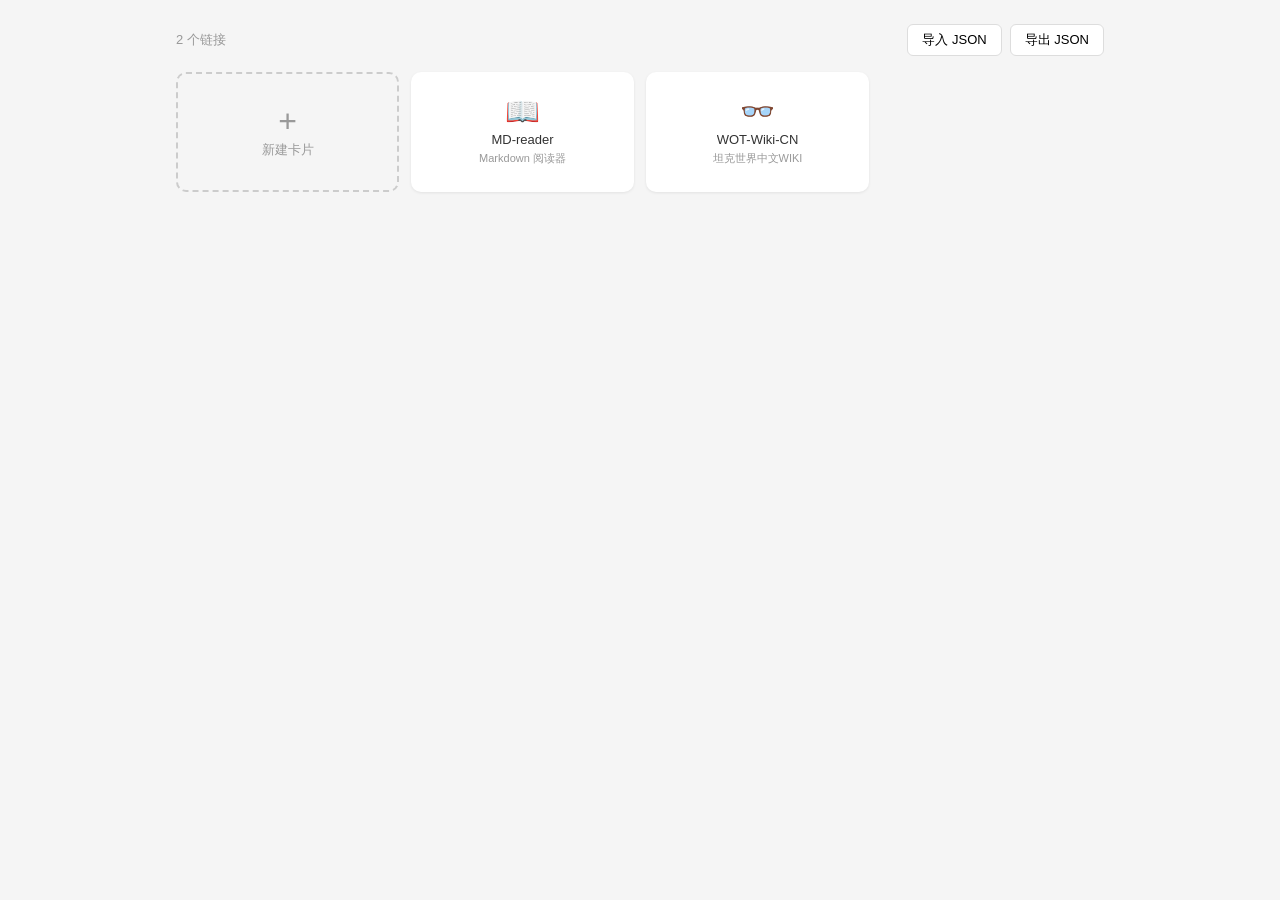
<file: index.html>
<!DOCTYPE html>
<html lang="zh-CN">
<head>
<meta charset="UTF-8">
<meta name="viewport" content="width=device-width, initial-scale=1.0">
<link rel="icon" type="image/x-icon" href="/favicon.ico">
<title>index</title>
<style>
*, *::before, *::after { box-sizing: border-box; margin: 0; padding: 0; }

body {
  font-family: -apple-system, BlinkMacSystemFont, "Segoe UI", Roboto, "Helvetica Neue", Arial, "Noto Sans SC", sans-serif;
  background: #f5f5f5;
  color: #333;
  line-height: 1.5;
}

.container { max-width: 960px; margin: 0 auto; padding: 24px 16px; }

/* 顶部工具栏 */
.toolbar { display: flex; align-items: center; gap: 8px; margin-bottom: 16px; }
.toolbar .count { font-size: 13px; color: #999; margin-right: auto; }
.btn { padding: 6px 14px; border: 1px solid #ddd; border-radius: 6px; background: #fff; cursor: pointer; font-size: 13px; font-family: inherit; transition: border-color 0.2s, background 0.2s; }
.btn:hover { border-color: #4a90d9; background: #eef5fd; }

/* 卡片网格 */
.card-grid { display: grid; grid-template-columns: repeat(4, minmax(0, 1fr)); grid-auto-rows: 120px; gap: 12px; }

/* 卡片容器 */
.card-item { position: relative; border-radius: 10px; height: 120px; min-width: 0; cursor: grab; transition: opacity 0.8s ease, transform 0.8s ease; }
.card-item:active { cursor: grabbing; }
.card-item.dragging { opacity: 0.3; }
.card-item.dragging .card { background: #ccc; box-shadow: none; }
.card-item.drag-over { outline: 2px dashed #4a90d9; outline-offset: 2px; border-radius: 10px; background: rgba(74,144,217,0.06); }

/* 删除动画 */
.card-item.deleting { opacity: 0; transform: scale(0.8); pointer-events: none; }

/* 操作按钮栏 */
.card-actions { position: absolute; top: 4px; right: 4px; display: flex; gap: 2px; z-index: 2; opacity: 0; transition: opacity 0.15s; }
.card-item:hover .card-actions { opacity: 1; }

.card-actions button {
  width: 22px; height: 22px; border: none; border-radius: 4px; cursor: pointer;
  display: flex; align-items: center; justify-content: center;
  font-size: 12px; line-height: 1; background: rgba(0,0,0,0.06); color: #888;
  transition: background 0.15s, color 0.15s;
}
.card-actions button:hover { background: rgba(0,0,0,0.15); color: #333; }

/* 卡片 */
.card {
  display: flex; flex-direction: column; align-items: center; justify-content: center;
  padding: 16px 10px; background: #fff; border-radius: 10px;
  box-shadow: 0 1px 3px rgba(0,0,0,0.08);
  width: 100%; height: 100%; overflow: hidden;
  text-decoration: none; color: #333;
  transition: transform 0.2s, box-shadow 0.2s;
}
.card-item:hover .card { transform: translateY(-2px); box-shadow: 0 4px 12px rgba(0,0,0,0.12); }

.card-icon { font-size: 28px; margin-bottom: 6px; line-height: 1; }
.card-icon img { width: 20px; height: 20px; display: block; }
.card-name { font-size: 13px; font-weight: 500; line-height: 1.3; text-align: center; overflow: hidden; text-overflow: ellipsis; white-space: nowrap; max-width: 100%; }
.card-desc { font-size: 11px; color: #999; margin-top: 2px; line-height: 1.3; overflow: hidden; text-overflow: ellipsis; white-space: nowrap; max-width: 100%; }

/* 新增卡片 */
.add-card-item { height: 120px; cursor: default; }
.add-card {
  display: flex; flex-direction: column; align-items: center; justify-content: center;
  width: 100%; height: 100%; border: 2px dashed #ccc; border-radius: 10px;
  background: transparent; cursor: pointer; font-family: inherit; color: #999;
  font-size: 13px; transition: border-color 0.2s, color 0.2s, background 0.2s;
}
.add-card:hover { border-color: #4a90d9; color: #4a90d9; background: rgba(74,144,217,0.04); }
.add-card .plus { font-size: 32px; line-height: 1; margin-bottom: 4px; }

/* 弹窗 */
.modal-overlay { position: fixed; inset: 0; background: rgba(0,0,0,0.3); z-index: 100; display: flex; align-items: center; justify-content: center; }
.modal {
  background: #fff; border-radius: 10px; padding: 24px; width: 380px; max-width: 90vw;
  box-shadow: 0 8px 32px rgba(0,0,0,0.15);
}
.modal h3 { font-size: 16px; margin-bottom: 16px; }
.modal label { display: block; font-size: 12px; color: #888; margin-bottom: 4px; margin-top: 12px; }
.modal label:first-of-type { margin-top: 0; }
.modal input, .modal textarea {
  width: 100%; padding: 8px 10px; border: 1px solid #ddd; border-radius: 6px;
  font-size: 13px; font-family: inherit; outline: none; transition: border-color 0.2s;
}
.modal input:focus, .modal textarea:focus { border-color: #4a90d9; }
.modal textarea { height: 48px; resize: vertical; }
.modal .modal-btns { display: flex; justify-content: flex-end; gap: 8px; margin-top: 16px; }
.modal .modal-btns button {
  padding: 6px 16px; border-radius: 6px; font-size: 13px; font-family: inherit; cursor: pointer; border: none;
}
.modal .btn-save { background: #4a90d9; color: #fff; }
.modal .btn-save:hover { background: #3a7bc8; }
.modal .btn-cancel { background: #eee; color: #666; }
.modal .btn-cancel:hover { background: #ddd; }

/* toast */
.toast {
  position: fixed; bottom: 24px; left: 50%; transform: translateX(-50%);
  padding: 8px 20px; background: #333; color: #fff; border-radius: 6px;
  font-size: 13px; z-index: 999; pointer-events: none; opacity: 0;
  transition: opacity 0.2s;
}
.toast.show { opacity: 1; }

@media (max-width: 768px) {
  .card-grid { grid-template-columns: repeat(2, 1fr); }
  .card-actions { opacity: 1; }
}

@media (max-width: 400px) {
  .card-grid { grid-template-columns: 1fr; }
}
</style>
</head>
<body>
<div class="container">
  <div class="toolbar">
    <span class="count" id="count"></span>
    <button class="btn" id="btnImport" title="从 JSON 文件导入链接">导入 JSON</button>
    <button class="btn" id="btnExport" title="导出当前链接为 JSON 文件">导出 JSON</button>
  </div>
  <div class="card-grid" id="cardGrid"></div>
  <div class="toast" id="toast"></div>
</div>

<script>
(async function () {
  const gridEl = document.getElementById('cardGrid');
  const countEl = document.getElementById('count');
  const toastEl = document.getElementById('toast');

  let links;
  try {
    const response = await fetch('data.json');
    if (!response.ok) throw new Error(`HTTP ${response.status}`);
    links = await response.json();
  } catch (err) {
    gridEl.innerHTML = '<p style="text-align:center;color:#999;padding:40px 0;grid-column:1/-1;">数据加载失败，请刷新页面重试。</p>';
    console.error('data.json 加载失败:', err);
    return;
  }

  let dragIdx = -1;
  let didDrag = false;

  function escAttr(str) {
    return String(str).replace(/&/g, '&amp;').replace(/"/g, '&quot;').replace(/</g, '&lt;').replace(/>/g, '&gt;');
  }

  function renderIcon(link) {
    if (link.icon) {
      if (/^https?:\/\//.test(link.icon)) {
        return `<img src="${escAttr(link.icon)}" alt="" onerror="this.style.display='none'">`;
      }
      return link.icon;
    }
    try {
      const host = new URL(link.url).hostname;
      return `<img src="https://${host}/favicon.ico" alt="" onerror="this.style.display='none'">`;
    } catch {
      return '';
    }
  }

  function showToast(msg) {
    toastEl.textContent = msg;
    toastEl.classList.add('show');
    setTimeout(() => toastEl.classList.remove('show'), 1500);
  }

  function render() {
    countEl.textContent = `${links.length} 个链接`;

    var html = `<div class="card-item add-card-item"><button class="add-card" id="btnAdd"><span class="plus">+</span>新建卡片</button></div>`;

    html += links.map((link, i) => {
      const iconHtml = renderIcon(link);
      const descHtml = link.description ? `<span class="card-desc">${escAttr(link.description)}</span>` : '';
      return `<div class="card-item" draggable="true" data-index="${i}">
        <div class="card-actions">
          <button title="编辑" data-action="edit" data-index="${i}">✎</button>
          <button title="复制卡片" data-action="copy" data-index="${i}">📋</button>
          <button title="删除" data-action="delete" data-index="${i}">✕</button>
        </div>
        <a href="${link.url}" target="_blank" rel="noopener" class="card">
          <span class="card-icon">${iconHtml}</span>
          <span class="card-name">${escAttr(link.name)}</span>
          ${descHtml}
        </a>
      </div>`;
    }).join('');

    gridEl.innerHTML = html;
  }

  render();

  /* 随机数据生成 */
  function faviconUrl(url) {
    try { return 'https://' + new URL(url).hostname + '/favicon.ico'; } catch { return ''; }
  }

  function randomUrl() {
    const hosts = ['https://example.com','https://github.com','https://docs.google.com','https://notion.so','https://figma.com','https://trello.com','https://vercel.com'];
    return hosts[Math.floor(Math.random() * hosts.length)];
  }

  function randomName() {
    const names = ['新工具','参考文档','常用站点','项目主页','在线工具','资源合集','学习资料','开发文档','设计素材','快捷入口'];
    return names[Math.floor(Math.random() * names.length)];
  }

  function randomDesc() {
    const descs = ['实用的在线服务','日常开发必备','收藏的资源页面','工作效率工具','技术学习平台','设计灵感来源','团队协作平台'];
    return descs[Math.floor(Math.random() * descs.length)];
  }

  /* 弹窗 */
  function openModal(data, onSave) {
    const existing = document.querySelector('.modal-overlay');
    if (existing) existing.remove();

    var defName = data ? data.name : randomName();
    var defUrl = data ? data.url : randomUrl();
    var defIcon = data ? data.icon : faviconUrl(defUrl);
    var defDesc = data ? data.description || '' : randomDesc();

    const overlay = document.createElement('div');
    overlay.className = 'modal-overlay';
    overlay.innerHTML = `<div class="modal">
      <h3>${data ? '编辑卡片' : '新建卡片'}</h3>
      <label>名称</label>
      <input id="fName" value="${escAttr(defName)}">
      <label>URL</label>
      <input id="fUrl" value="${escAttr(defUrl)}">
      <label>图标</label>
      <div style="display:flex;gap:8px;align-items:center;">
        <input id="fIcon" value="${escAttr(defIcon)}" style="flex:1" placeholder="emoji 或图片URL，留空自动获取网站图标">
        <span id="iconPreview" style="font-size:24px;line-height:1;min-width:28px;text-align:center;"></span>
      </div>
      <label>描述</label>
      <textarea id="fDesc" placeholder="可选描述">${escAttr(defDesc)}</textarea>
      <div class="modal-btns">
        <button class="btn-cancel">取消</button>
        <button class="btn-save">保存</button>
      </div>
    </div>`;

    overlay.querySelector('.btn-cancel').onclick = () => overlay.remove();
    overlay.querySelector('.btn-save').onclick = () => {
      const obj = {
        name: document.getElementById('fName').value.trim(),
        url: document.getElementById('fUrl').value.trim(),
        icon: document.getElementById('fIcon').value.trim(),
        description: document.getElementById('fDesc').value.trim()
      };
      if (!obj.name || !obj.url) { showToast('名称和 URL 不能为空'); return; }
      overlay.remove();
      onSave(obj);
    };
    overlay.addEventListener('click', e => { if (e.target === overlay) overlay.remove(); });
    document.body.appendChild(overlay);
    document.getElementById('fName').focus();

    /* 图标实时预览 */
    var fIcon = document.getElementById('fIcon');
    var iconPreview = document.getElementById('iconPreview');
    function updatePreview() {
      var v = fIcon.value.trim();
      if (!v) { iconPreview.innerHTML = ''; return; }
      if (/^https?:\/\//.test(v)) {
        iconPreview.innerHTML = '<img src="' + v + '" style="width:24px;height:24px;display:block" onerror="this.style.display=\'none\'">';
      } else {
        iconPreview.textContent = v;
      }
    }
    fIcon.addEventListener('input', updatePreview);
    updatePreview();
  }

  /* 新增卡片按钮 */
  gridEl.addEventListener('click', e => {
    if (e.target.closest('#btnAdd')) {
      openModal(null, obj => {
        links.push(obj);
        render();
        showToast('已添加卡片');
      });
      return;
    }
  });

  /* 拖动排序 */
  gridEl.addEventListener('dragstart', e => {
    const item = e.target.closest('.card-item:not(.add-card-item)');
    if (!item) return;
    dragIdx = parseInt(item.dataset.index);
    item.classList.add('dragging');
    e.dataTransfer.effectAllowed = 'move';
    const ghost = item.cloneNode(true);
    ghost.style.position = 'absolute'; ghost.style.top = '-9999px'; ghost.style.left = '0';
    ghost.style.width = item.offsetWidth + 'px'; ghost.style.height = item.offsetHeight + 'px';
    ghost.style.opacity = '0.85';
    ghost.classList.remove('dragging', 'drag-over');
    document.body.appendChild(ghost);
    e.dataTransfer.setDragImage(ghost, item.offsetWidth / 2, item.offsetHeight / 2);
    requestAnimationFrame(() => ghost.remove());
  });

  gridEl.addEventListener('dragend', e => {
    const item = e.target.closest('.card-item');
    if (item) item.classList.remove('dragging');
    document.querySelectorAll('.card-item.drag-over').forEach(el => el.classList.remove('drag-over'));
    dragIdx = -1;
  });

  gridEl.addEventListener('dragover', e => {
    e.preventDefault();
    e.dataTransfer.dropEffect = 'move';
    const item = e.target.closest('.card-item:not(.add-card-item)');
    if (!item || dragIdx === -1) return;
    const overIdx = parseInt(item.dataset.index);
    if (overIdx !== dragIdx) {
      document.querySelectorAll('.card-item.drag-over').forEach(el => el.classList.remove('drag-over'));
      item.classList.add('drag-over');
    }
  });

  gridEl.addEventListener('drop', e => {
    e.preventDefault();
    const item = e.target.closest('.card-item:not(.add-card-item)');
    if (!item || dragIdx === -1) return;
    const toIdx = parseInt(item.dataset.index);
    if (toIdx === dragIdx) return;
    const [moved] = links.splice(dragIdx, 1);
    links.splice(toIdx, 0, moved);
    didDrag = true;
    dragIdx = -1;
    render();
  });

  /* 点击操作按钮 */
  gridEl.addEventListener('click', e => {
    if (didDrag) { e.preventDefault(); didDrag = false; return; }
    const btn = e.target.closest('[data-action]');
    if (!btn) return;
    e.preventDefault();
    const action = btn.dataset.action;
    const i = parseInt(btn.dataset.index);

    if (action === 'edit') {
      openModal(links[i], obj => {
        links[i] = obj;
        render();
        showToast('已更新卡片');
      });
    }

    if (action === 'delete') {
      var item = btn.closest('.card-item');
      item.classList.add('deleting');
      function onEnd(e) {
        if (e.target !== item || e.propertyName !== 'opacity') return;
        item.removeEventListener('transitionend', onEnd);
        links.splice(i, 1);
        render();
        showToast('已删除');
      }
      item.addEventListener('transitionend', onEnd);
    }

    if (action === 'copy') {
      const clone = JSON.parse(JSON.stringify(links[i]));
      clone.name += ' (副本)';
      links.splice(i + 1, 0, clone);
      render();
      showToast('已复制卡片');
    }
  });

  /* 导入 JSON */
  document.getElementById('btnImport').addEventListener('click', () => {
    var input = document.createElement('input');
    input.type = 'file'; input.accept = '.json';
    input.onchange = function () {
      var file = this.files[0];
      if (!file) return;
      var reader = new FileReader();
      reader.onload = function () {
        try {
          var arr = JSON.parse(reader.result);
          if (!Array.isArray(arr)) throw new Error('JSON 必须是数组格式');
          links = arr;
          render();
          showToast('已导入 ' + links.length + ' 个链接');
        } catch (e) {
          showToast('导入失败：' + e.message);
        }
      };
      reader.readAsText(file);
    };
    input.click();
  });

  /* 导出 JSON */
  document.getElementById('btnExport').addEventListener('click', () => {
    const blob = new Blob([JSON.stringify(links, null, 2)], { type: 'application/json' });
    const a = document.createElement('a');
    a.href = URL.createObjectURL(blob);
    a.download = 'data.json';
    a.click();
    URL.revokeObjectURL(a.href);
    showToast('已导出 data.json');
  });
})();
</script>
</body>
</html>
</file>
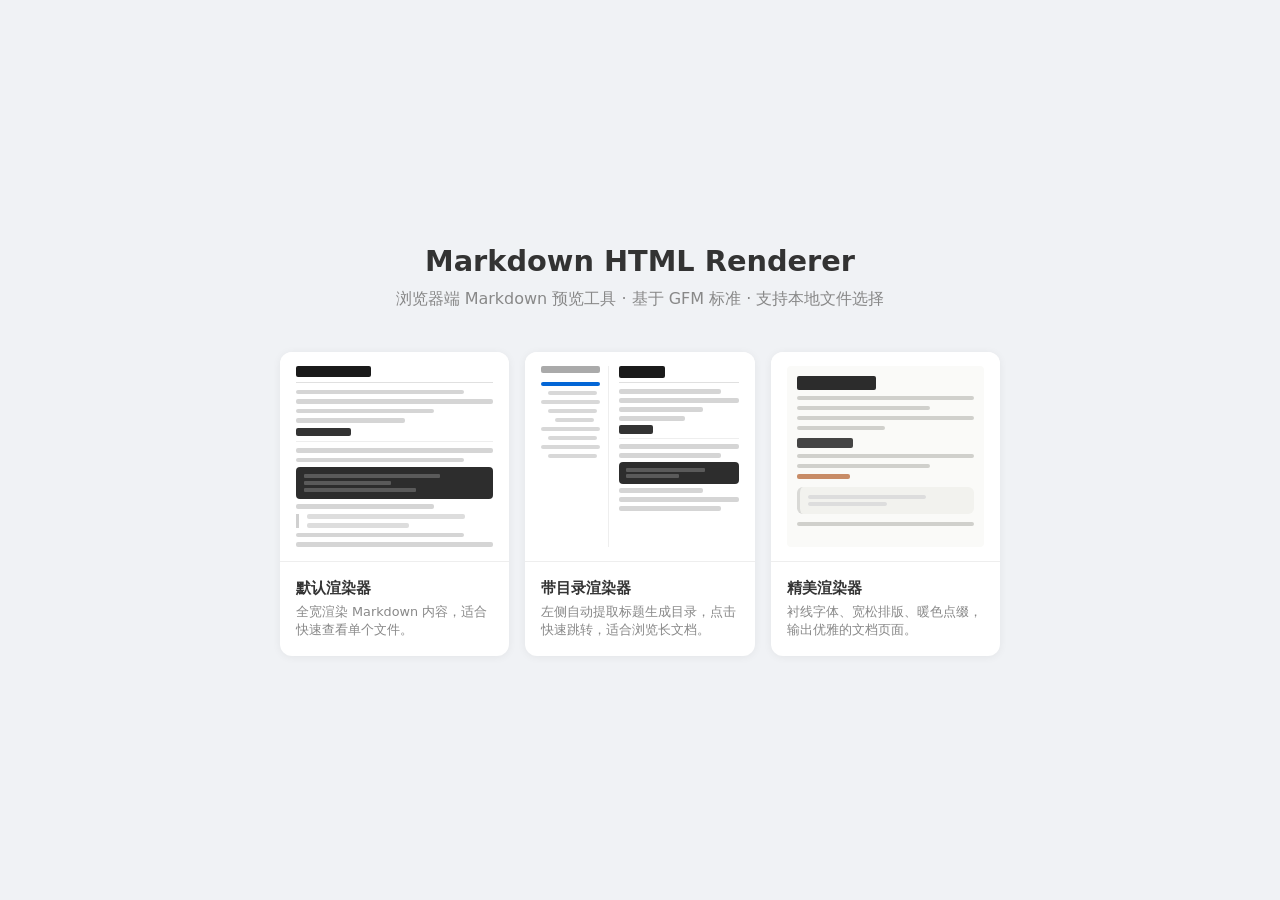
<file: MD-reader/index.html>
<!DOCTYPE html>
<html lang="zh-CN">
<head>
  <meta charset="UTF-8">
  <meta name="viewport" content="width=device-width, initial-scale=1.0">
  <link rel="icon" type="image/svg+xml" href="/favicon.svg">
  <title>Markdown HTML Renderer</title>
  <style>
    * { margin: 0; padding: 0; box-sizing: border-box; }
    body { font-family: -apple-system, BlinkMacSystemFont, 'Segoe UI', system-ui, sans-serif; background: #f0f2f5; color: #333; min-height: 100vh; display: flex; align-items: center; justify-content: center; }
    .page { width: 100%; max-width: 760px; padding: 40px 20px; }
    .page-header { text-align: center; margin-bottom: 40px; }
    .page-header h1 { font-size: 1.8rem; margin-bottom: 8px; }
    .page-header p { color: #888; line-height: 1.6; }

    .cards { display: grid; grid-template-columns: 1fr 1fr 1fr; gap: 16px; }
    @media (max-width: 800px) { .cards { grid-template-columns: 1fr 1fr; } }
    @media (max-width: 500px) { .cards { grid-template-columns: 1fr; } }

    a.card { display: flex; flex-direction: column; background: #fff; border-radius: 12px; box-shadow: 0 1px 8px rgba(0,0,0,0.06); overflow: hidden; text-decoration: none; color: inherit; cursor: pointer; transition: box-shadow .2s, transform .15s; }
    a.card:hover { box-shadow: 0 2px 16px rgba(0,0,0,0.1); transform: translateY(-2px); }

    .card-preview { padding: 14px 16px; background: #fff; border-bottom: 1px solid #eee; height: 210px; overflow: hidden; }

    /* ===== 默认渲染器预览 ===== */
    .preview-default { display: flex; flex-direction: column; gap: 5px; height: 100%; }
    .preview-default .h1 { height: 12px; background: #1a1a1a; border-radius: 2px; width: 38%; }
    .preview-default .h1-border { height: 1px; background: #e0e0e0; width: 100%; margin-bottom: 2px; }
    .preview-default .h2 { height: 9px; background: #333; border-radius: 2px; width: 28%; }
    .preview-default .h2-border { height: 1px; background: #eee; width: 100%; margin-bottom: 1px; }
    .preview-default .text { height: 5px; background: #d5d5d5; border-radius: 2px; width: 100%; }
    .preview-default .text.w55 { width: 55%; }
    .preview-default .text.w70 { width: 70%; }
    .preview-default .text.w85 { width: 85%; }
    .preview-default .quote { border-left: 3px solid #d0d0d0; padding-left: 8px; display: flex; flex-direction: column; gap: 4px; }
    .preview-default .quote .text { background: #ddd; }
    .preview-default .code-block { background: #2d2d2d; border-radius: 4px; padding: 7px 8px; display: flex; flex-direction: column; gap: 3px; }
    .preview-default .code-block span { height: 4px; background: #5a5a5a; border-radius: 1px; }
    .preview-default .code-block span:nth-child(1) { width: 75%; }
    .preview-default .code-block span:nth-child(2) { width: 48%; }
    .preview-default .code-block span:nth-child(3) { width: 62%; }
    /* ===== 带目录渲染器预览 ===== */
    .preview-toc { display: flex; gap: 0; height: 100%; }
    .preview-toc .sidebar { width: 68px; flex-shrink: 0; border-right: 1px solid #eee; padding-right: 8px; display: flex; flex-direction: column; gap: 5px; }
    .preview-toc .sidebar .s-title { height: 7px; background: #aaa; border-radius: 2px; width: 100%; margin-bottom: 4px; }
    .preview-toc .sidebar .s-item { height: 4px; background: #d8d8d8; border-radius: 2px; width: 100%; }
    .preview-toc .sidebar .s-item.indent { margin-left: 7px; width: 82%; }
    .preview-toc .sidebar .s-item.indent2 { margin-left: 14px; width: 65%; }
    .preview-toc .sidebar .s-item.active { background: #0366d6; }
    .preview-toc .main-mini { flex: 1; padding-left: 10px; display: flex; flex-direction: column; gap: 4px; }
    .preview-toc .main-mini .h1 { height: 12px; background: #1a1a1a; border-radius: 2px; width: 38%; }
    .preview-toc .main-mini .h1-border { height: 1px; background: #e0e0e0; width: 100%; margin-bottom: 2px; }
    .preview-toc .main-mini .h2 { height: 9px; background: #333; border-radius: 2px; width: 28%; }
    .preview-toc .main-mini .h2-border { height: 1px; background: #eee; width: 100%; margin-bottom: 1px; }
    .preview-toc .main-mini .text { height: 5px; background: #d5d5d5; border-radius: 2px; width: 100%; }
    .preview-toc .main-mini .text.w55 { width: 55%; }
    .preview-toc .main-mini .text.w70 { width: 70%; }
    .preview-toc .main-mini .text.w85 { width: 85%; }
    .preview-toc .main-mini .code-block { background: #2d2d2d; border-radius: 4px; padding: 6px 7px; display: flex; flex-direction: column; gap: 2px; }
    .preview-toc .main-mini .code-block span { height: 4px; background: #5a5a5a; border-radius: 1px; }
    .preview-toc .main-mini .code-block span:nth-child(1) { width: 75%; }
    .preview-toc .main-mini .code-block span:nth-child(2) { width: 50%; }

    .card-body { padding: 16px; flex: 1; display: flex; flex-direction: column; }
    .card-body h3 { font-size: 0.95rem; margin-bottom: 4px; }
    .card-body p { color: #888; font-size: 0.8rem; line-height: 1.45; }

    /* ===== 精美版渲染器预览 ===== */
    .preview-pretty { display: flex; flex-direction: column; gap: 6px; height: 100%; background: #fafaf8; padding: 10px; border-radius: 4px; }
    .preview-pretty .p-h1 { height: 14px; background: #2c2c2c; border-radius: 2px; width: 45%; font-family: Georgia, serif; }
    .preview-pretty .p-text { height: 4px; background: #d0d0cc; border-radius: 2px; width: 100%; }
    .preview-pretty .p-text.w50 { width: 50%; }
    .preview-pretty .p-text.w75 { width: 75%; }
    .preview-pretty .p-h2 { height: 10px; background: #444; border-radius: 2px; width: 32%; margin-top: 2px; }
    .preview-pretty .p-h2::after { display: none; }
    .preview-pretty .p-link { height: 5px; background: #b45f2a; border-radius: 2px; width: 30%; opacity: 0.7; }
    .preview-pretty .p-card { background: #f2f2ee; border-radius: 6px; padding: 8px; border-left: 3px solid rgba(0,0,0,0.1); display: flex; flex-direction: column; gap: 3px; margin: 2px 0; }
    .preview-pretty .p-card .p-text { background: #ddd; }
  </style>
</head>
<body>
  <div class="page">
    <div class="page-header">
      <h1>Markdown HTML Renderer</h1>
      <p>浏览器端 Markdown 预览工具 · 基于 GFM 标准 · 支持本地文件选择</p>
    </div>
    <div class="cards">
      <a class="card" href="renderer.html">
        <div class="card-preview">
          <div class="preview-default">
            <div class="h1"></div>
            <div class="h1-border"></div>
            <div class="text w85"></div>
            <div class="text"></div>
            <div class="text w70"></div>
            <div class="text w55"></div>
            <div class="h2"></div>
            <div class="h2-border"></div>
            <div class="text"></div>
            <div class="text w85"></div>
            <div class="code-block">
              <span></span><span></span><span></span>
            </div>
            <div class="text w70"></div>
            <div class="quote">
              <div class="text w85"></div>
              <div class="text w55"></div>
            </div>
            <div class="text w85"></div>
            <div class="text"></div>
          </div>
        </div>
        <div class="card-body">
          <h3>默认渲染器</h3>
          <p>全宽渲染 Markdown 内容，适合快速查看单个文件。</p>
        </div>
      </a>
      <a class="card" href="renderer-toc.html">
        <div class="card-preview">
          <div class="preview-toc">
            <div class="sidebar">
              <div class="s-title"></div>
              <div class="s-item active"></div>
              <div class="s-item indent"></div>
              <div class="s-item"></div>
              <div class="s-item indent"></div>
              <div class="s-item indent2"></div>
              <div class="s-item"></div>
              <div class="s-item indent"></div>
              <div class="s-item"></div>
              <div class="s-item indent"></div>
            </div>
            <div class="main-mini">
              <div class="h1"></div>
              <div class="h1-border"></div>
              <div class="text w85"></div>
              <div class="text"></div>
              <div class="text w70"></div>
              <div class="text w55"></div>
              <div class="h2"></div>
              <div class="h2-border"></div>
              <div class="text"></div>
              <div class="text w85"></div>
              <div class="code-block"><span></span><span></span></div>
              <div class="text w70"></div>
              <div class="text"></div>
              <div class="text w85"></div>
            </div>
          </div>
        </div>
        <div class="card-body">
          <h3>带目录渲染器</h3>
          <p>左侧自动提取标题生成目录，点击快速跳转，适合浏览长文档。</p>
        </div>
      </a>
      <a class="card" href="renderer-pretty.html">
        <div class="card-preview">
          <div class="preview-pretty">
            <div class="p-h1"></div>
            <div class="p-text"></div>
            <div class="p-text w75"></div>
            <div class="p-text"></div>
            <div class="p-text w50"></div>
            <div class="p-h2"></div>
            <div class="p-text"></div>
            <div class="p-text w75"></div>
            <div class="p-link"></div>
            <div class="p-card">
              <div class="p-text w75"></div>
              <div class="p-text w50"></div>
            </div>
            <div class="p-text"></div>
          </div>
        </div>
        <div class="card-body">
          <h3>精美渲染器</h3>
          <p>衬线字体、宽松排版、暖色点缀，输出优雅的文档页面。</p>
        </div>
      </a>
    </div>
  </div>
</body>
</html>
</file>
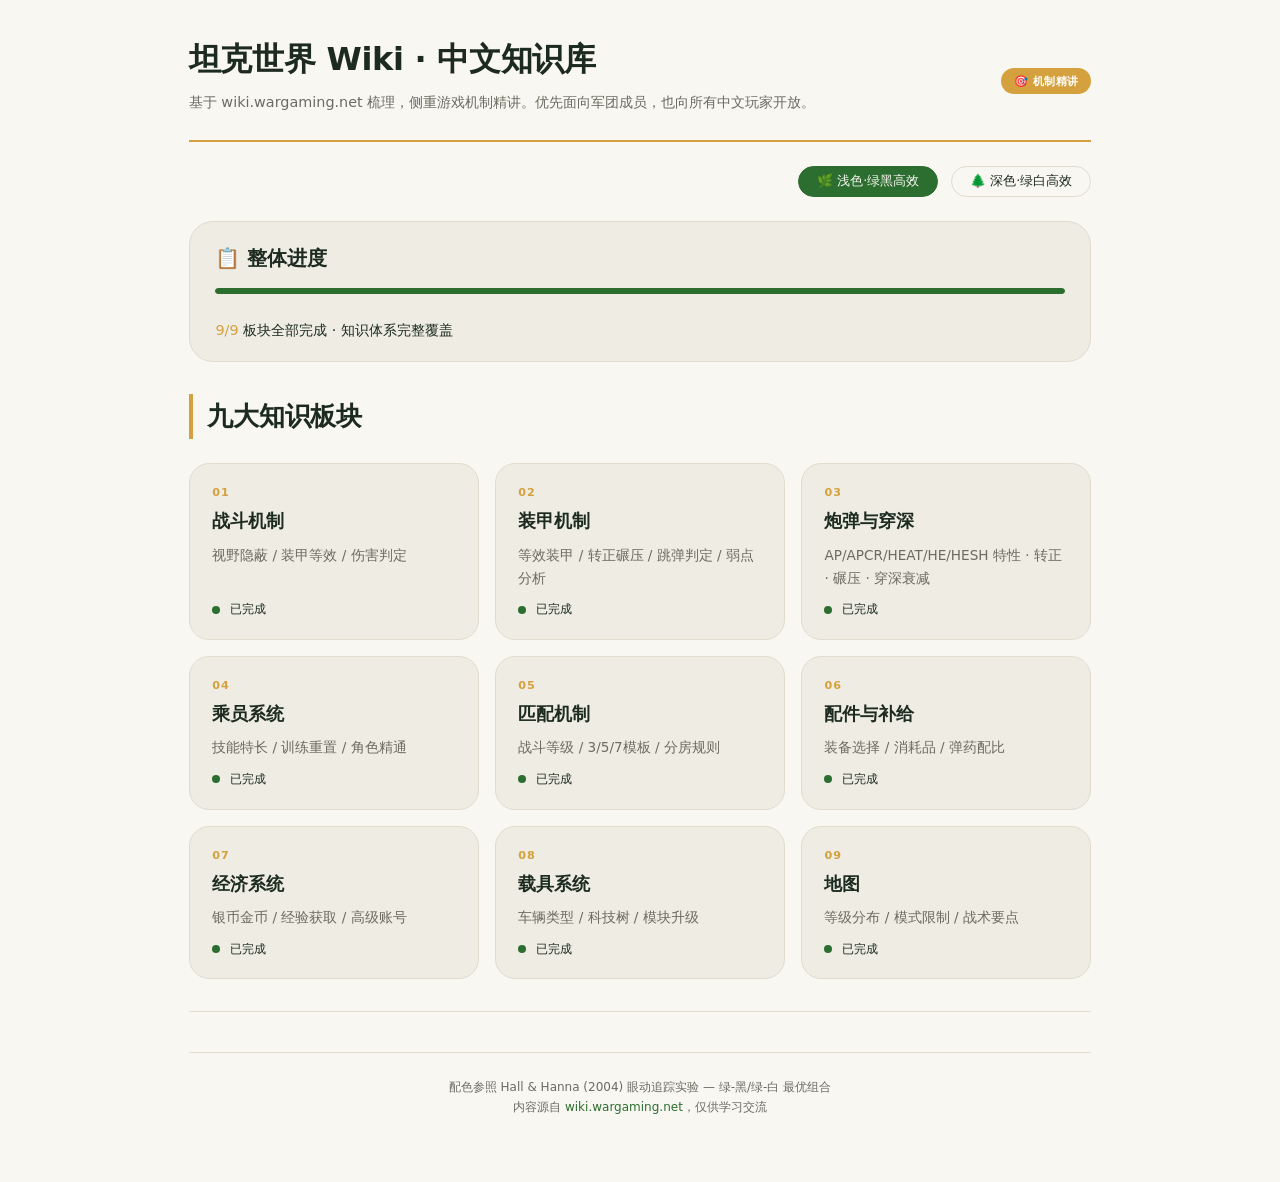
<file: wot-wiki-cn/index.html>
<!DOCTYPE html>
<html lang="zh-CN">
<head>
    <meta charset="UTF-8">
    <meta name="viewport" content="width=device-width, initial-scale=1.0">
    <title>坦克世界 Wiki · 中文知识库</title>
    <link rel="stylesheet" href="assets/wot-style.css">
    <style>
        .section-grid {
            display: grid;
            grid-template-columns: repeat(auto-fill, minmax(280px, 1fr));
            gap: 1rem;
            margin: 1.5rem 0;
        }
        .section-card {
            background: var(--card-bg);
            border-radius: 20px;
            padding: 1.2rem 1.4rem;
            border: 1px solid var(--border);
            transition: border-color 0.2s, transform 0.15s;
            display: flex;
            flex-direction: column;
            color: inherit;
            text-decoration: none;
            cursor: pointer;
        }
        .section-card:hover {
            border-color: var(--accent);
            transform: translateY(-2px);
        }
        .section-card .num {
            font-size: 0.7rem;
            font-weight: 700;
            color: var(--accent);
            letter-spacing: 1px;
        }
        .section-card h3 {
            margin: 0.3rem 0 0.4rem;
            font-size: 1.1rem;
        }
        .section-card .desc {
            font-size: 0.85rem;
            color: var(--secondary);
            flex: 1;
            margin-bottom: 0.6rem;
        }
        .section-card .meta {
            display: flex;
            align-items: center;
            gap: 0.6rem;
            font-size: 0.75rem;
        }
        .section-card .meta a {
            color: var(--link);
            border-bottom: none;
            font-weight: 500;
        }
        .section-card.locked {
            opacity: 0.55;
            pointer-events: none;
            cursor: default;
        }
        .status-dot {
            width: 8px;
            height: 8px;
            border-radius: 50%;
            display: inline-block;
        }
        .status-dot.done { background: #2C6E2F; }
        .status-dot.wip { background: #D4A13E; }
        .status-dot.pending { background: #aaa; }
    </style>
</head>
<body>
<div class="container">
    <div class="nav-bar">
        <div>
            <h1>坦克世界 Wiki · 中文知识库</h1>
            <p class="subtitle">基于 wiki.wargaming.net 梳理，侧重游戏机制精讲。优先面向军团成员，也向所有中文玩家开放。</p>
        </div>
        <span class="badge badge-accent">🎯 机制精讲</span>
    </div>

    <div class="theme-bar">
        <button class="theme-btn active" id="lightBtn">🌿 浅色·绿黑高效</button>
        <button class="theme-btn" id="darkBtn">🌲 深色·绿白高效</button>
    </div>

    <div class="card">
        <h3 style="margin-top:0;">📋 整体进度</h3>
        <div class="progress-bar"><div class="fill" id="progressFill" style="width:100%;"></div></div>
        <p style="margin-bottom:0;font-size:0.9rem;"><span class="accent-text">9/9</span> 板块全部完成 · 知识体系完整覆盖</p>
    </div>

    <h2>九大知识板块</h2>

    <div class="section-grid">
        <!-- 板块 1: 战斗机制 (done) -->
        <a href="mechanics/01-vision-camo.html" class="section-card">
            <span class="num">01</span>
            <h3>战斗机制</h3>
            <p class="desc">视野隐蔽 / 装甲等效 / 伤害判定</p>
            <div class="meta">
                <span class="status-dot done"></span> 已完成
            </div>
        </a>

        <!-- 板块 2: 装甲机制 (done) -->
        <a href="mechanics/02-armor.html" class="section-card">
            <span class="num">02</span>
            <h3>装甲机制</h3>
            <p class="desc">等效装甲 / 转正碾压 / 跳弹判定 / 弱点分析</p>
            <div class="meta">
                <span class="status-dot done"></span> 已完成
            </div>
        </a>
        <!-- 板块 3: 炮弹与穿深 (done) -->
        <a href="mechanics/03-shells.html" class="section-card">
            <span class="num">03</span>
            <h3>炮弹与穿深</h3>
            <p class="desc">AP/APCR/HEAT/HE/HESH 特性 · 转正 · 碾压 · 穿深衰减</p>
            <div class="meta">
                <span class="status-dot done"></span> 已完成
            </div>
        </a>
        <!-- 板块 4: 乘员系统 (done) -->
        <a href="mechanics/04-crew.html" class="section-card">
            <span class="num">04</span>
            <h3>乘员系统</h3>
            <p class="desc">技能特长 / 训练重置 / 角色精通</p>
            <div class="meta">
                <span class="status-dot done"></span> 已完成
            </div>
        </a>
        <!-- 板块 5-9: locked -->

        <a href="mechanics/05-matchmaking.html" class="section-card">
            <span class="num">05</span>
            <h3>匹配机制</h3>
            <p class="desc">战斗等级 / 3/5/7模板 / 分房规则</p>
            <div class="meta">
                <span class="status-dot done"></span> 已完成
            </div>
        </a>
        <a href="mechanics/06-equipment.html" class="section-card">
            <span class="num">06</span>
            <h3>配件与补给</h3>
            <p class="desc">装备选择 / 消耗品 / 弹药配比</p>
            <div class="meta">
                <span class="status-dot done"></span> 已完成
            </div>
        </a>
        <a href="mechanics/07-economy.html" class="section-card">
            <span class="num">07</span>
            <h3>经济系统</h3>
            <p class="desc">银币金币 / 经验获取 / 高级账号</p>
            <div class="meta">
                <span class="status-dot done"></span> 已完成
            </div>
        </a>
        <a href="mechanics/08-tanks.html" class="section-card">
            <span class="num">08</span>
            <h3>载具系统</h3>
            <p class="desc">车辆类型 / 科技树 / 模块升级</p>
            <div class="meta">
                <span class="status-dot done"></span> 已完成
            </div>
        </a>
        <a href="mechanics/09-maps.html" class="section-card">
            <span class="num">09</span>
            <h3>地图</h3>
            <p class="desc">等级分布 / 模式限制 / 战术要点</p>
            <div class="meta">
                <span class="status-dot done"></span> 已完成
            </div>
        </a>
    </div>

    <hr>
    <div class="footer">
        <p>配色参照 Hall & Hanna (2004) 眼动追踪实验 — 绿-黑/绿-白 最优组合<br>
        内容源自 <a href="https://wiki.wargaming.net/en/World_of_Tanks">wiki.wargaming.net</a>，仅供学习交流</p>
    </div>
</div>

<script>
(function() {
    var root = document.documentElement;
    var lightBtn = document.getElementById('lightBtn');
    var darkBtn = document.getElementById('darkBtn');

    function setTheme(name) {
        if (name === 'dark') {
            root.style.setProperty('--bg', 'var(--dark-bg)');
            root.style.setProperty('--text', 'var(--dark-text)');
            root.style.setProperty('--link', 'var(--dark-link)');
            root.style.setProperty('--accent', 'var(--dark-accent)');
            root.style.setProperty('--secondary', 'var(--dark-secondary)');
            root.style.setProperty('--border', 'var(--dark-border)');
            root.style.setProperty('--card-bg', 'var(--dark-card-bg)');
            darkBtn.classList.add('active');
            lightBtn.classList.remove('active');
            localStorage.setItem('wot-theme', 'dark');
        } else {
            root.style.setProperty('--bg', 'var(--light-bg)');
            root.style.setProperty('--text', 'var(--light-text)');
            root.style.setProperty('--link', 'var(--light-link)');
            root.style.setProperty('--accent', 'var(--light-accent)');
            root.style.setProperty('--secondary', 'var(--light-secondary)');
            root.style.setProperty('--border', 'var(--light-border)');
            root.style.setProperty('--card-bg', 'var(--light-card-bg)');
            lightBtn.classList.add('active');
            darkBtn.classList.remove('active');
            localStorage.setItem('wot-theme', 'light');
        }
    }

    var saved = localStorage.getItem('wot-theme');
    setTheme(saved === 'dark' ? 'dark' : 'light');

    lightBtn.addEventListener('click', function() { setTheme('light'); });
    darkBtn.addEventListener('click', function() { setTheme('dark'); });
})();
</script>
</body>
</html>
</file>
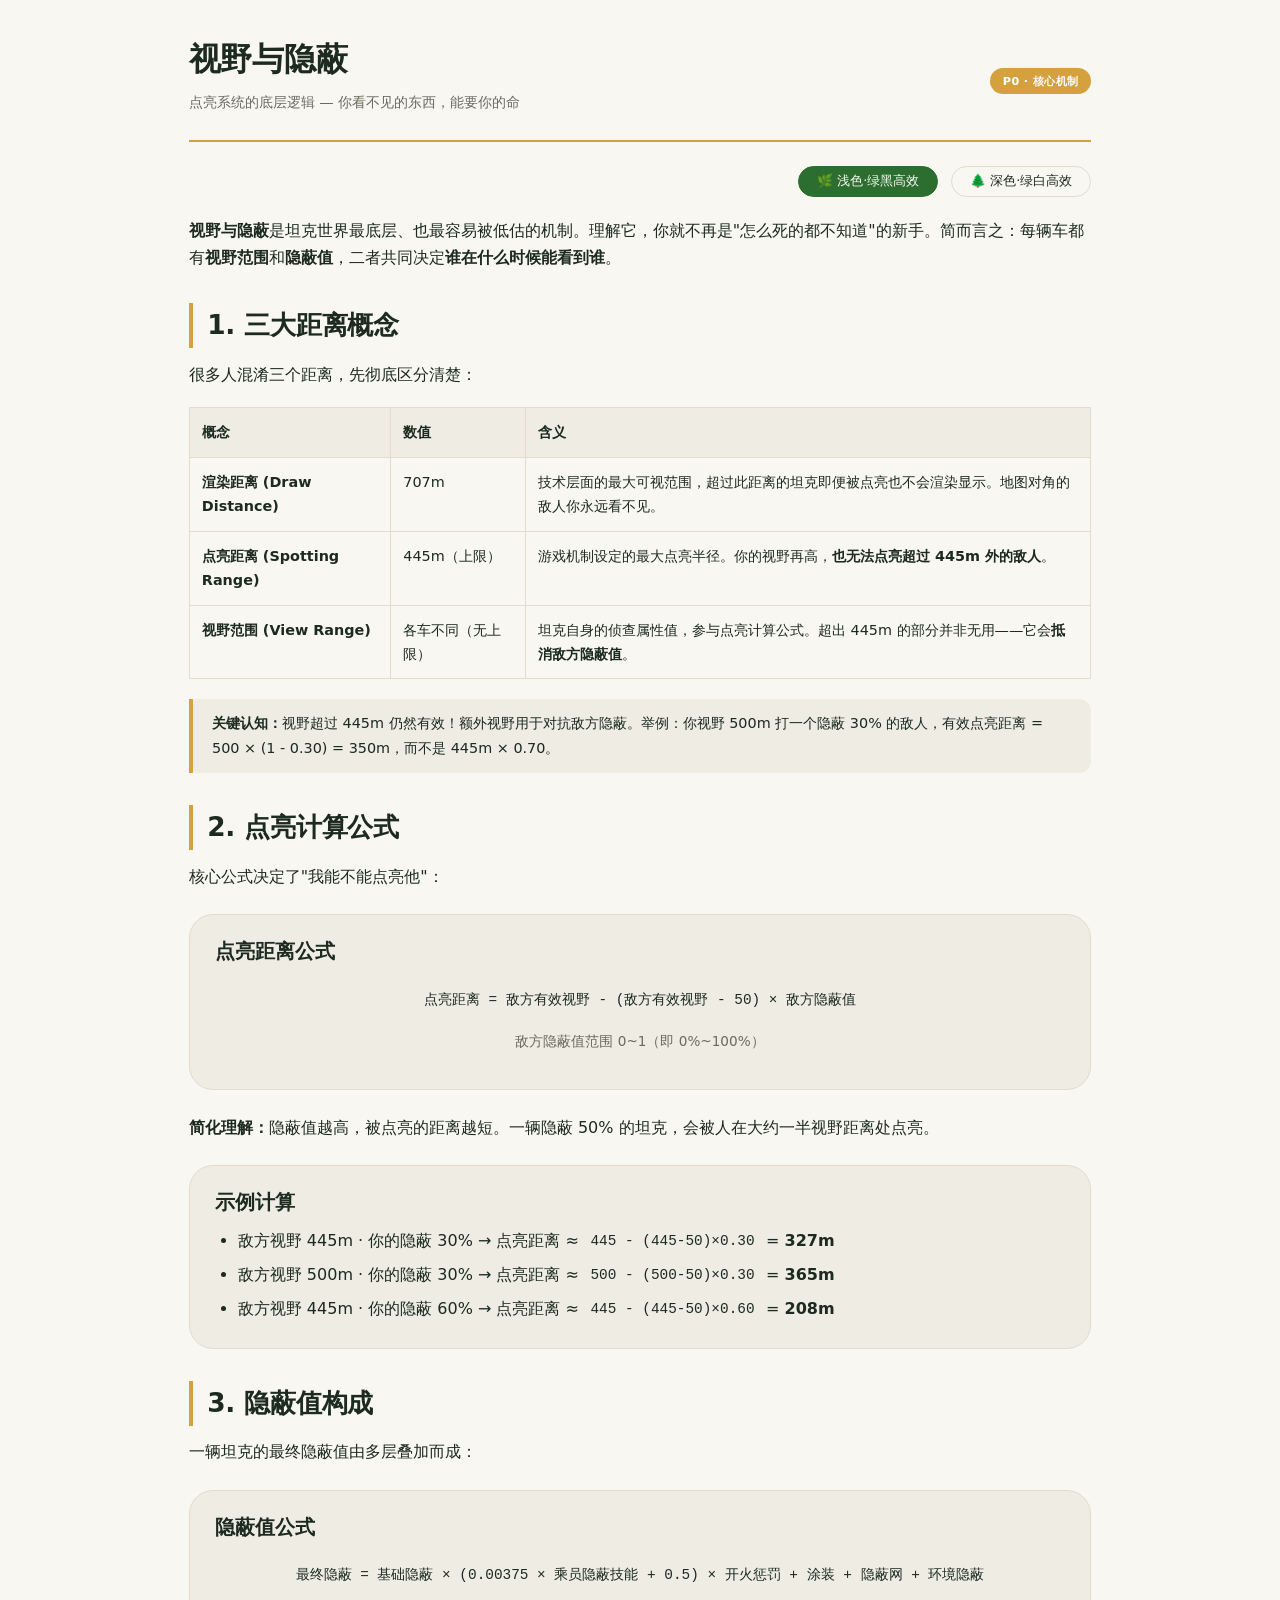
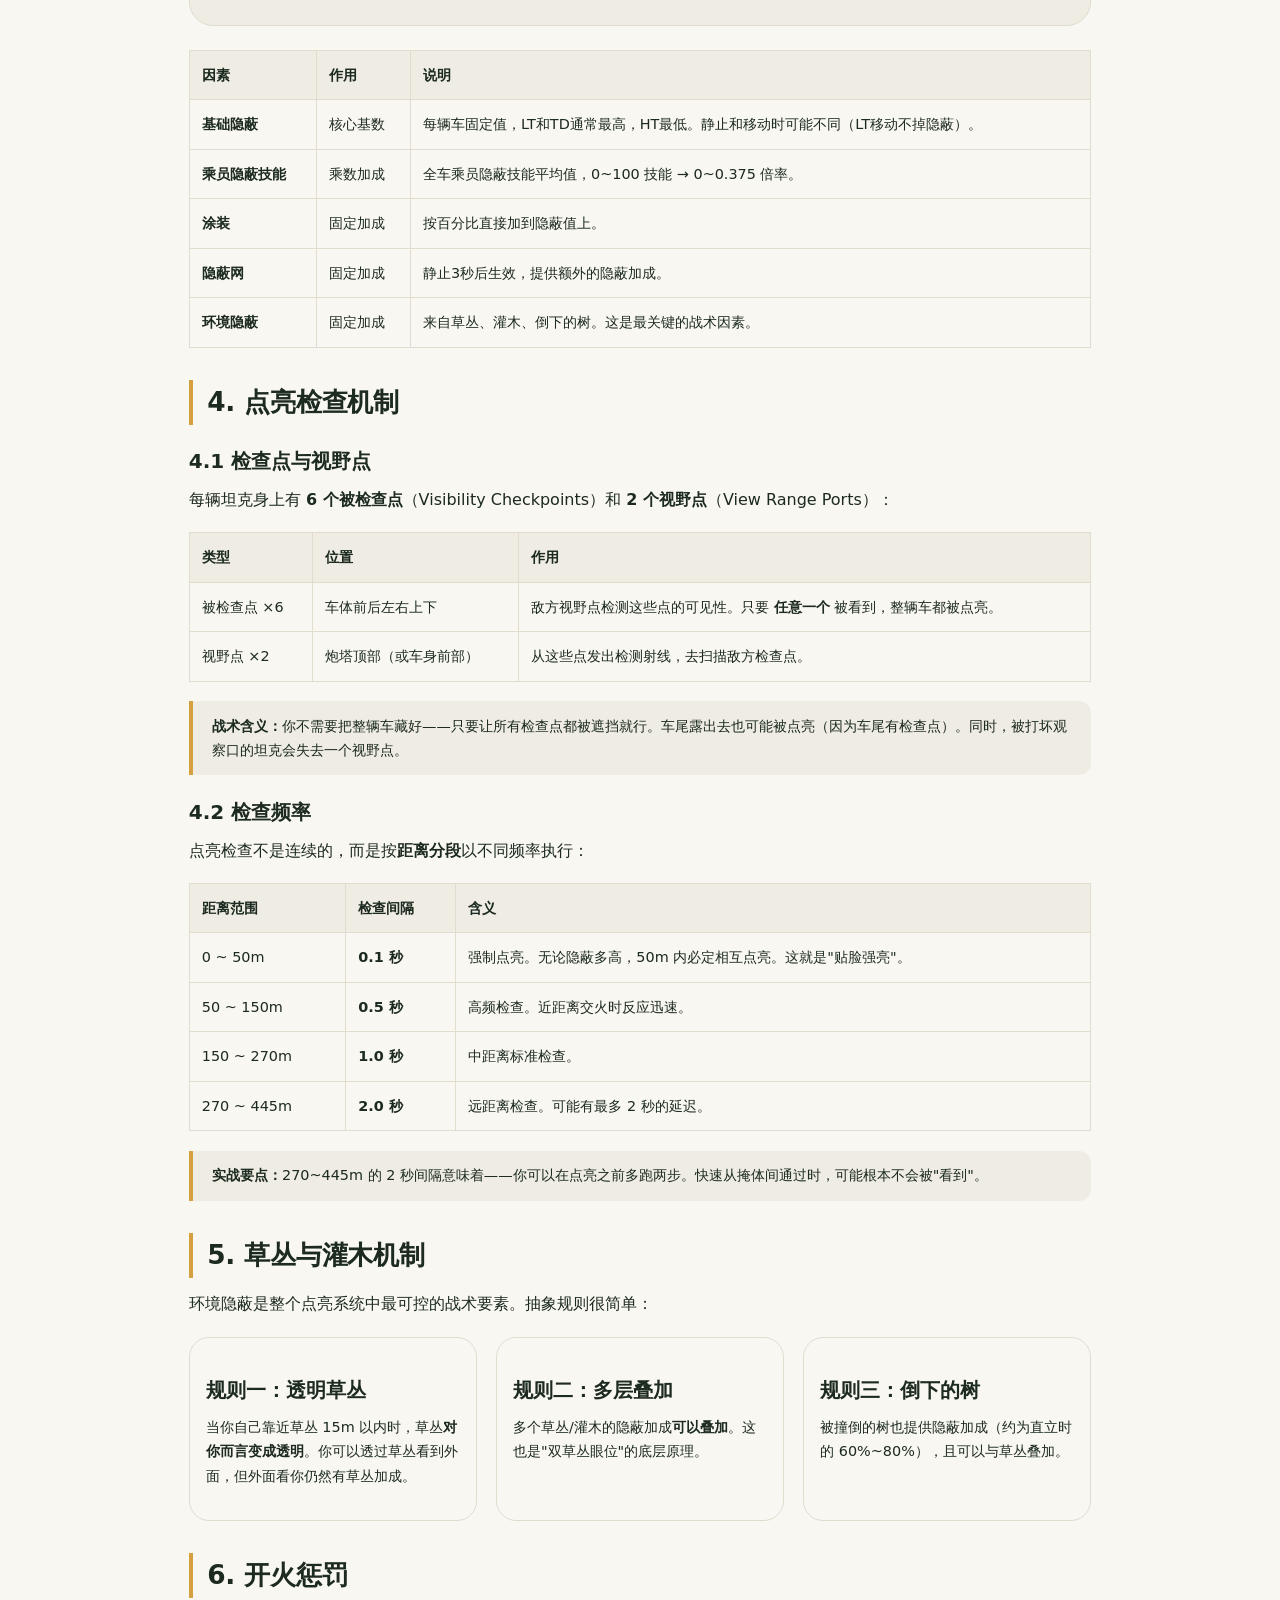
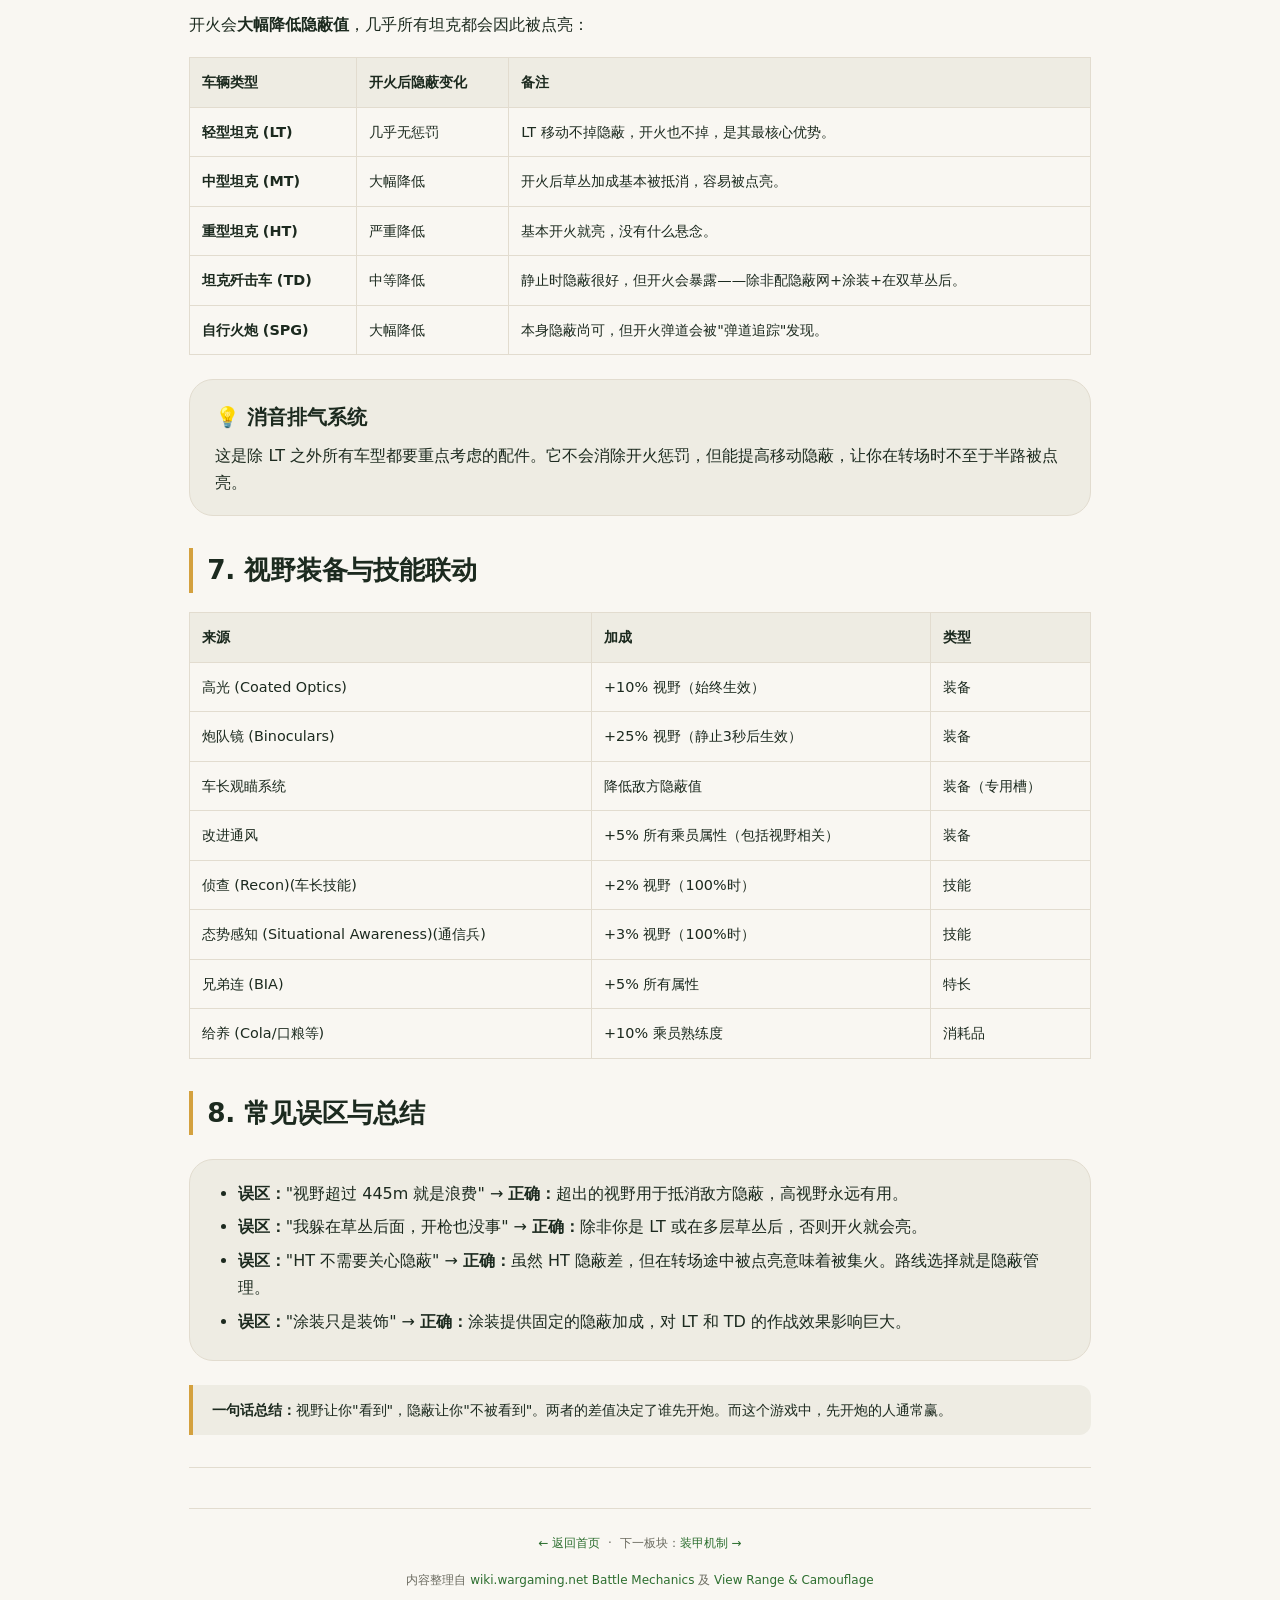
<file: wot-wiki-cn/mechanics/01-vision-camo.html>
<!DOCTYPE html>
<html lang="zh-CN">
<head>
    <meta charset="UTF-8">
    <meta name="viewport" content="width=device-width, initial-scale=1.0">
    <title>视野与隐蔽 · 坦克世界机制精讲</title>
    <link rel="stylesheet" href="../assets/wot-style.css">
</head>
<body>
<div class="container">
    <div class="nav-bar">
        <div>
            <h1>视野与隐蔽</h1>
            <p class="subtitle">点亮系统的底层逻辑 — 你看不见的东西，能要你的命</p>
        </div>
        <span class="badge badge-accent">P0 · 核心机制</span>
    </div>

    <div class="theme-bar">
        <button class="theme-btn active" id="lightBtn">🌿 浅色·绿黑高效</button>
        <button class="theme-btn" id="darkBtn">🌲 深色·绿白高效</button>
    </div>

    <p><strong>视野与隐蔽</strong>是坦克世界最底层、也最容易被低估的机制。理解它，你就不再是"怎么死的都不知道"的新手。简而言之：每辆车都有<strong>视野范围</strong>和<strong>隐蔽值</strong>，二者共同决定<strong>谁在什么时候能看到谁</strong>。</p>

    <!-- ============================================================ -->
    <h2>1. 三大距离概念</h2>

    <p>很多人混淆三个距离，先彻底区分清楚：</p>

    <table>
        <thead>
            <tr><th>概念</th><th>数值</th><th>含义</th></tr>
        </thead>
        <tbody>
            <tr>
                <td><strong>渲染距离 (Draw Distance)</strong></td>
                <td>707m</td>
                <td>技术层面的最大可视范围，超过此距离的坦克即便被点亮也不会渲染显示。地图对角的敌人你永远看不见。</td>
            </tr>
            <tr>
                <td><strong>点亮距离 (Spotting Range)</strong></td>
                <td>445m（上限）</td>
                <td>游戏机制设定的最大点亮半径。你的视野再高，<strong>也无法点亮超过 445m 外的敌人</strong>。</td>
            </tr>
            <tr>
                <td><strong>视野范围 (View Range)</strong></td>
                <td>各车不同（无上限）</td>
                <td>坦克自身的侦查属性值，参与点亮计算公式。超出 445m 的部分并非无用——它会<strong>抵消敌方隐蔽值</strong>。</td>
            </tr>
        </tbody>
    </table>

    <div class="callout">
        <strong>关键认知：</strong>视野超过 445m 仍然有效！额外视野用于对抗敌方隐蔽。举例：你视野 500m 打一个隐蔽 30% 的敌人，有效点亮距离 = 500 × (1 - 0.30) = 350m，而不是 445m × 0.70。
    </div>

    <!-- ============================================================ -->
    <h2>2. 点亮计算公式</h2>

    <p>核心公式决定了"我能不能点亮他"：</p>

    <div class="card">
        <h3>点亮距离公式</h3>
        <p style="font-size:1.1rem;text-align:center;margin:1rem 0;">
            <span class="formula">点亮距离 = 敌方有效视野 - (敌方有效视野 - 50) × 敌方隐蔽值</span>
        </p>
        <p style="font-size:0.85rem;color:var(--secondary);text-align:center;">敌方隐蔽值范围 0~1（即 0%~100%）</p>
    </div>

    <p><strong>简化理解：</strong>隐蔽值越高，被点亮的距离越短。一辆隐蔽 50% 的坦克，会被人在大约一半视野距离处点亮。</p>

    <div class="card">
        <h3>示例计算</h3>
        <ul>
            <li>敌方视野 445m · 你的隐蔽 30% → 点亮距离 ≈ <span class="formula">445 - (445-50)×0.30</span> = <strong>327m</strong></li>
            <li>敌方视野 500m · 你的隐蔽 30% → 点亮距离 ≈ <span class="formula">500 - (500-50)×0.30</span> = <strong>365m</strong></li>
            <li>敌方视野 445m · 你的隐蔽 60% → 点亮距离 ≈ <span class="formula">445 - (445-50)×0.60</span> = <strong>208m</strong></li>
        </ul>
    </div>

    <!-- ============================================================ -->
    <h2>3. 隐蔽值构成</h2>

    <p>一辆坦克的最终隐蔽值由多层叠加而成：</p>

    <div class="card">
        <h3>隐蔽值公式</h3>
        <p style="font-size:1.1rem;text-align:center;margin:1rem 0;">
            <span class="formula">最终隐蔽 = 基础隐蔽 × (0.00375 × 乘员隐蔽技能 + 0.5) × 开火惩罚 + 涂装 + 隐蔽网 + 环境隐蔽</span>
        </p>
    </div>

    <table>
        <thead>
            <tr><th>因素</th><th>作用</th><th>说明</th></tr>
        </thead>
        <tbody>
            <tr><td><strong>基础隐蔽</strong></td><td>核心基数</td><td>每辆车固定值，LT和TD通常最高，HT最低。静止和移动时可能不同（LT移动不掉隐蔽）。</td></tr>
            <tr><td><strong>乘员隐蔽技能</strong></td><td>乘数加成</td><td>全车乘员隐蔽技能平均值，0~100 技能 → 0~0.375 倍率。</td></tr>
            <tr><td><strong>涂装</strong></td><td>固定加成</td><td>按百分比直接加到隐蔽值上。</td></tr>
            <tr><td><strong>隐蔽网</strong></td><td>固定加成</td><td>静止3秒后生效，提供额外的隐蔽加成。</td></tr>
            <tr><td><strong>环境隐蔽</strong></td><td>固定加成</td><td>来自草丛、灌木、倒下的树。这是最关键的战术因素。</td></tr>
        </tbody>
    </table>

    <!-- ============================================================ -->
    <h2>4. 点亮检查机制</h2>

    <h3>4.1 检查点与视野点</h3>

    <p>每辆坦克身上有 <strong>6 个被检查点</strong>（Visibility Checkpoints）和 <strong>2 个视野点</strong>（View Range Ports）：</p>

    <table>
        <thead>
            <tr><th>类型</th><th>位置</th><th>作用</th></tr>
        </thead>
        <tbody>
            <tr><td>被检查点 ×6</td><td>车体前后左右上下</td><td>敌方视野点检测这些点的可见性。只要 <strong>任意一个</strong> 被看到，整辆车都被点亮。</td></tr>
            <tr><td>视野点 ×2</td><td>炮塔顶部（或车身前部）</td><td>从这些点发出检测射线，去扫描敌方检查点。</td></tr>
        </tbody>
    </table>

    <div class="callout">
        <strong>战术含义：</strong>你不需要把整辆车藏好——只要让所有检查点都被遮挡就行。车尾露出去也可能被点亮（因为车尾有检查点）。同时，被打坏观察口的坦克会失去一个视野点。
    </div>

    <h3>4.2 检查频率</h3>

    <p>点亮检查不是连续的，而是按<strong>距离分段</strong>以不同频率执行：</p>

    <table>
        <thead>
            <tr><th>距离范围</th><th>检查间隔</th><th>含义</th></tr>
        </thead>
        <tbody>
            <tr><td>0 ~ 50m</td><td><strong>0.1 秒</strong></td><td>强制点亮。无论隐蔽多高，50m 内必定相互点亮。这就是"贴脸强亮"。</td></tr>
            <tr><td>50 ~ 150m</td><td><strong>0.5 秒</strong></td><td>高频检查。近距离交火时反应迅速。</td></tr>
            <tr><td>150 ~ 270m</td><td><strong>1.0 秒</strong></td><td>中距离标准检查。</td></tr>
            <tr><td>270 ~ 445m</td><td><strong>2.0 秒</strong></td><td>远距离检查。可能有最多 2 秒的延迟。</td></tr>
        </tbody>
    </table>

    <div class="callout">
        <strong>实战要点：</strong>270~445m 的 2 秒间隔意味着——你可以在点亮之前多跑两步。快速从掩体间通过时，可能根本不会被"看到"。
    </div>

    <!-- ============================================================ -->
    <h2>5. 草丛与灌木机制</h2>

    <p>环境隐蔽是整个点亮系统中最可控的战术要素。抽象规则很简单：</p>

    <div class="card-row">
        <div class="card-col">
            <h3>规则一：透明草丛</h3>
            <p style="font-size:0.9rem;">当你自己靠近草丛 15m 以内时，草丛<strong>对你而言变成透明</strong>。你可以透过草丛看到外面，但外面看你仍然有草丛加成。</p>
        </div>
        <div class="card-col">
            <h3>规则二：多层叠加</h3>
            <p style="font-size:0.9rem;">多个草丛/灌木的隐蔽加成<strong>可以叠加</strong>。这也是"双草丛眼位"的底层原理。</p>
        </div>
        <div class="card-col">
            <h3>规则三：倒下的树</h3>
            <p style="font-size:0.9rem;">被撞倒的树也提供隐蔽加成（约为直立时的 60%~80%），且可以与草丛叠加。</p>
        </div>
    </div>

    <!-- ============================================================ -->
    <h2>6. 开火惩罚</h2>

    <p>开火会<strong>大幅降低隐蔽值</strong>，几乎所有坦克都会因此被点亮：</p>

    <table>
        <thead>
            <tr><th>车辆类型</th><th>开火后隐蔽变化</th><th>备注</th></tr>
        </thead>
        <tbody>
            <tr><td><strong>轻型坦克 (LT)</strong></td><td>几乎无惩罚</td><td>LT 移动不掉隐蔽，开火也不掉，是其最核心优势。</td></tr>
            <tr><td><strong>中型坦克 (MT)</strong></td><td>大幅降低</td><td>开火后草丛加成基本被抵消，容易被点亮。</td></tr>
            <tr><td><strong>重型坦克 (HT)</strong></td><td>严重降低</td><td>基本开火就亮，没有什么悬念。</td></tr>
            <tr><td><strong>坦克歼击车 (TD)</strong></td><td>中等降低</td><td>静止时隐蔽很好，但开火会暴露——除非配隐蔽网+涂装+在双草丛后。</td></tr>
            <tr><td><strong>自行火炮 (SPG)</strong></td><td>大幅降低</td><td>本身隐蔽尚可，但开火弹道会被"弹道追踪"发现。</td></tr>
        </tbody>
    </table>

    <div class="card">
        <h3>💡 消音排气系统</h3>
        <p style="margin-bottom:0;">这是除 LT 之外所有车型都要重点考虑的配件。它不会消除开火惩罚，但能提高移动隐蔽，让你在转场时不至于半路被点亮。</p>
    </div>

    <!-- ============================================================ -->
    <h2>7. 视野装备与技能联动</h2>

    <table>
        <thead>
            <tr><th>来源</th><th>加成</th><th>类型</th></tr>
        </thead>
        <tbody>
            <tr><td>高光 (Coated Optics)</td><td>+10% 视野（始终生效）</td><td>装备</td></tr>
            <tr><td>炮队镜 (Binoculars)</td><td>+25% 视野（静止3秒后生效）</td><td>装备</td></tr>
            <tr><td>车长观瞄系统</td><td>降低敌方隐蔽值</td><td>装备（专用槽）</td></tr>
            <tr><td>改进通风</td><td>+5% 所有乘员属性（包括视野相关）</td><td>装备</td></tr>
            <tr><td>侦查 (Recon)(车长技能)</td><td>+2% 视野（100%时）</td><td>技能</td></tr>
            <tr><td>态势感知 (Situational Awareness)(通信兵)</td><td>+3% 视野（100%时）</td><td>技能</td></tr>
            <tr><td>兄弟连 (BIA)</td><td>+5% 所有属性</td><td>特长</td></tr>
            <tr><td>给养 (Cola/口粮等)</td><td>+10% 乘员熟练度</td><td>消耗品</td></tr>
        </tbody>
    </table>

    <!-- ============================================================ -->
    <h2>8. 常见误区与总结</h2>

    <div class="card">
        <ul>
            <li><strong>误区：</strong>"视野超过 445m 就是浪费" → <strong>正确：</strong>超出的视野用于抵消敌方隐蔽，高视野永远有用。</li>
            <li><strong>误区：</strong>"我躲在草丛后面，开枪也没事" → <strong>正确：</strong>除非你是 LT 或在多层草丛后，否则开火就会亮。</li>
            <li><strong>误区：</strong>"HT 不需要关心隐蔽" → <strong>正确：</strong>虽然 HT 隐蔽差，但在转场途中被点亮意味着被集火。路线选择就是隐蔽管理。</li>
            <li><strong>误区：</strong>"涂装只是装饰" → <strong>正确：</strong>涂装提供固定的隐蔽加成，对 LT 和 TD 的作战效果影响巨大。</li>
        </ul>
    </div>

    <div class="callout">
        <strong>一句话总结：</strong>视野让你"看到"，隐蔽让你"不被看到"。两者的差值决定了谁先开炮。而这个游戏中，先开炮的人通常赢。
    </div>

    <!-- ============================================================ -->
    <hr>
    <div class="footer">
        <p>
            <a href="../index.html">← 返回首页</a> &nbsp;·&nbsp;
            下一板块：<a href="02-armor.html">装甲机制 →</a>
        </p>
        <p style="margin-top:0.5rem;">内容整理自 <a href="https://wiki.wargaming.net/en/Battle_Mechanics">wiki.wargaming.net Battle Mechanics</a> 及 <a href="https://wiki.wargaming.net/cs/View_Range_%26_Camouflage_(WoT)">View Range & Camouflage</a></p>
    </div>
</div>

<script>
(function() {
    var root = document.documentElement;
    var lightBtn = document.getElementById('lightBtn');
    var darkBtn = document.getElementById('darkBtn');

    function setTheme(name) {
        if (name === 'dark') {
            root.style.setProperty('--bg', 'var(--dark-bg)');
            root.style.setProperty('--text', 'var(--dark-text)');
            root.style.setProperty('--link', 'var(--dark-link)');
            root.style.setProperty('--accent', 'var(--dark-accent)');
            root.style.setProperty('--secondary', 'var(--dark-secondary)');
            root.style.setProperty('--border', 'var(--dark-border)');
            root.style.setProperty('--card-bg', 'var(--dark-card-bg)');
            darkBtn.classList.add('active'); lightBtn.classList.remove('active');
            localStorage.setItem('wot-theme', 'dark');
        } else {
            root.style.setProperty('--bg', 'var(--light-bg)');
            root.style.setProperty('--text', 'var(--light-text)');
            root.style.setProperty('--link', 'var(--light-link)');
            root.style.setProperty('--accent', 'var(--light-accent)');
            root.style.setProperty('--secondary', 'var(--light-secondary)');
            root.style.setProperty('--border', 'var(--light-border)');
            root.style.setProperty('--card-bg', 'var(--light-card-bg)');
            lightBtn.classList.add('active'); darkBtn.classList.remove('active');
            localStorage.setItem('wot-theme', 'light');
        }
    }

    var saved = localStorage.getItem('wot-theme');
    setTheme(saved === 'dark' ? 'dark' : 'light');
    lightBtn.addEventListener('click', function() { setTheme('light'); });
    darkBtn.addEventListener('click', function() { setTheme('dark'); });
})();
</script>
</body>
</html>
</file>
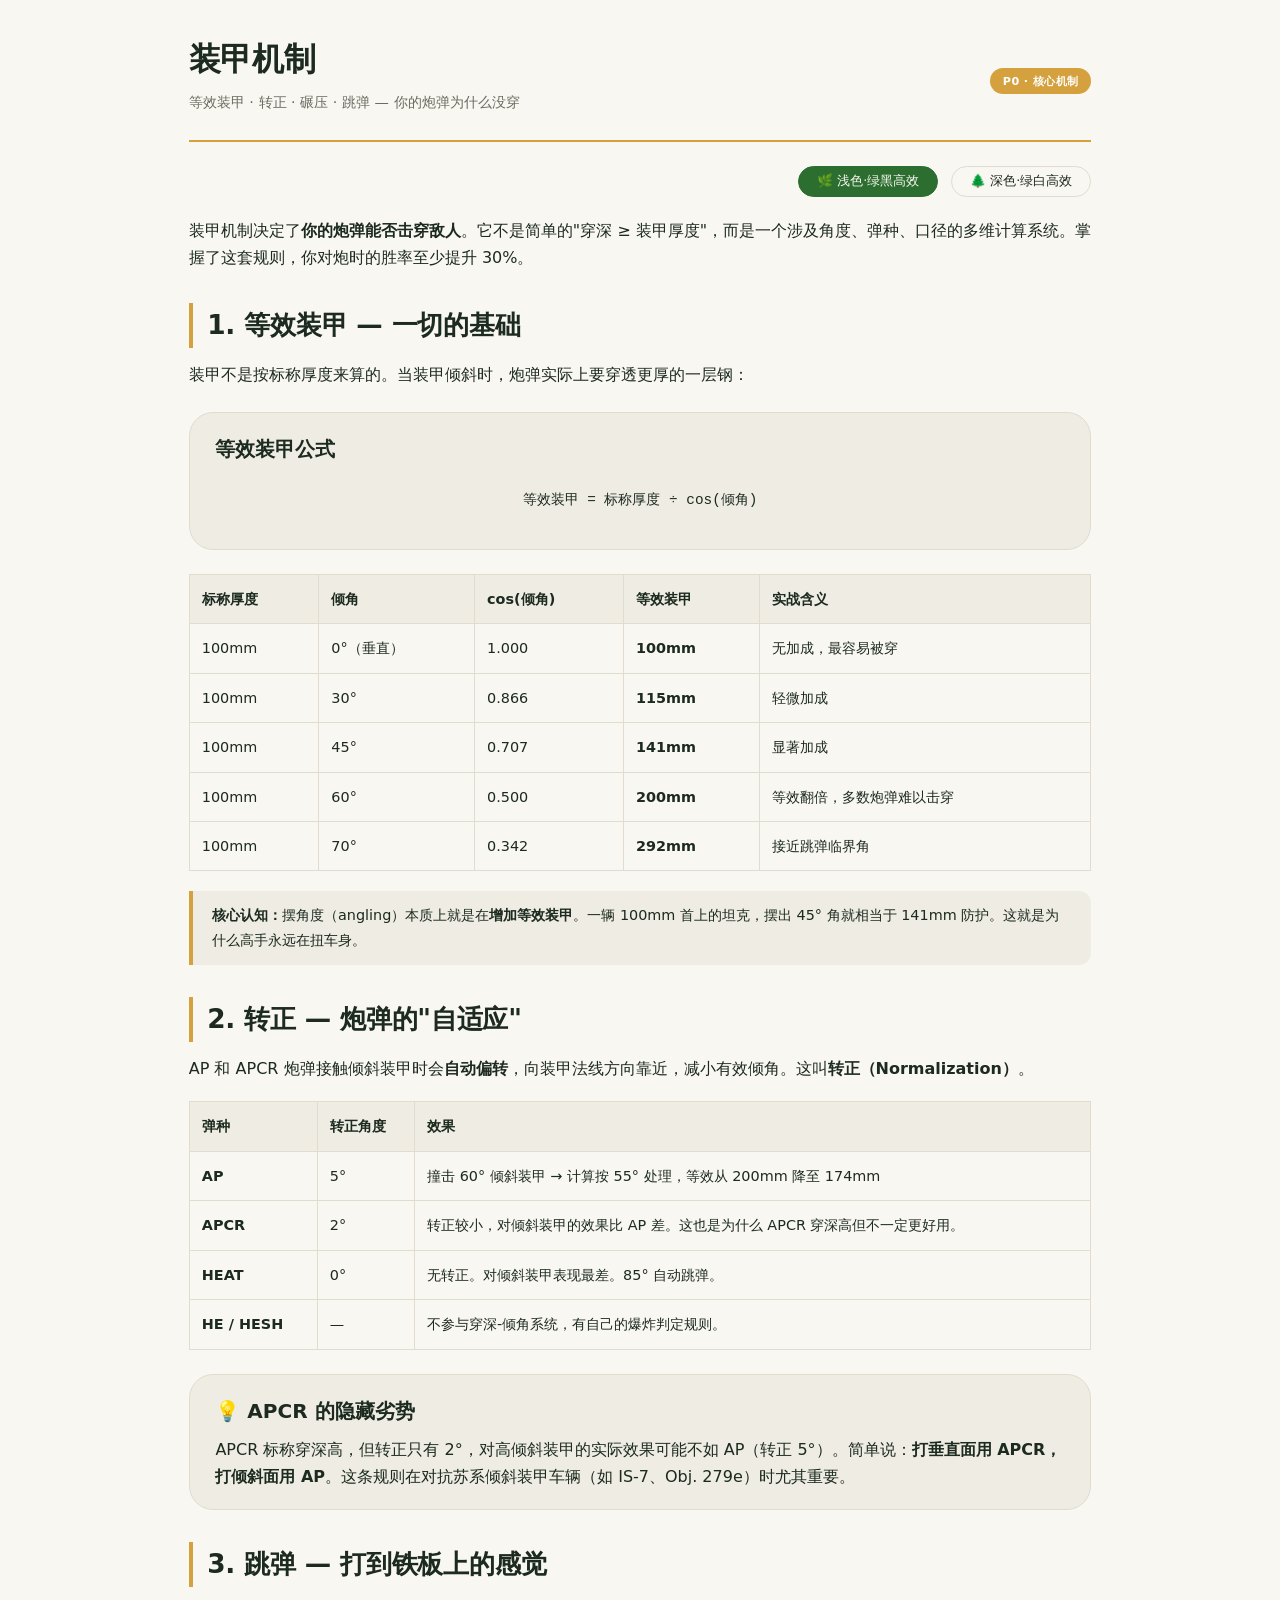
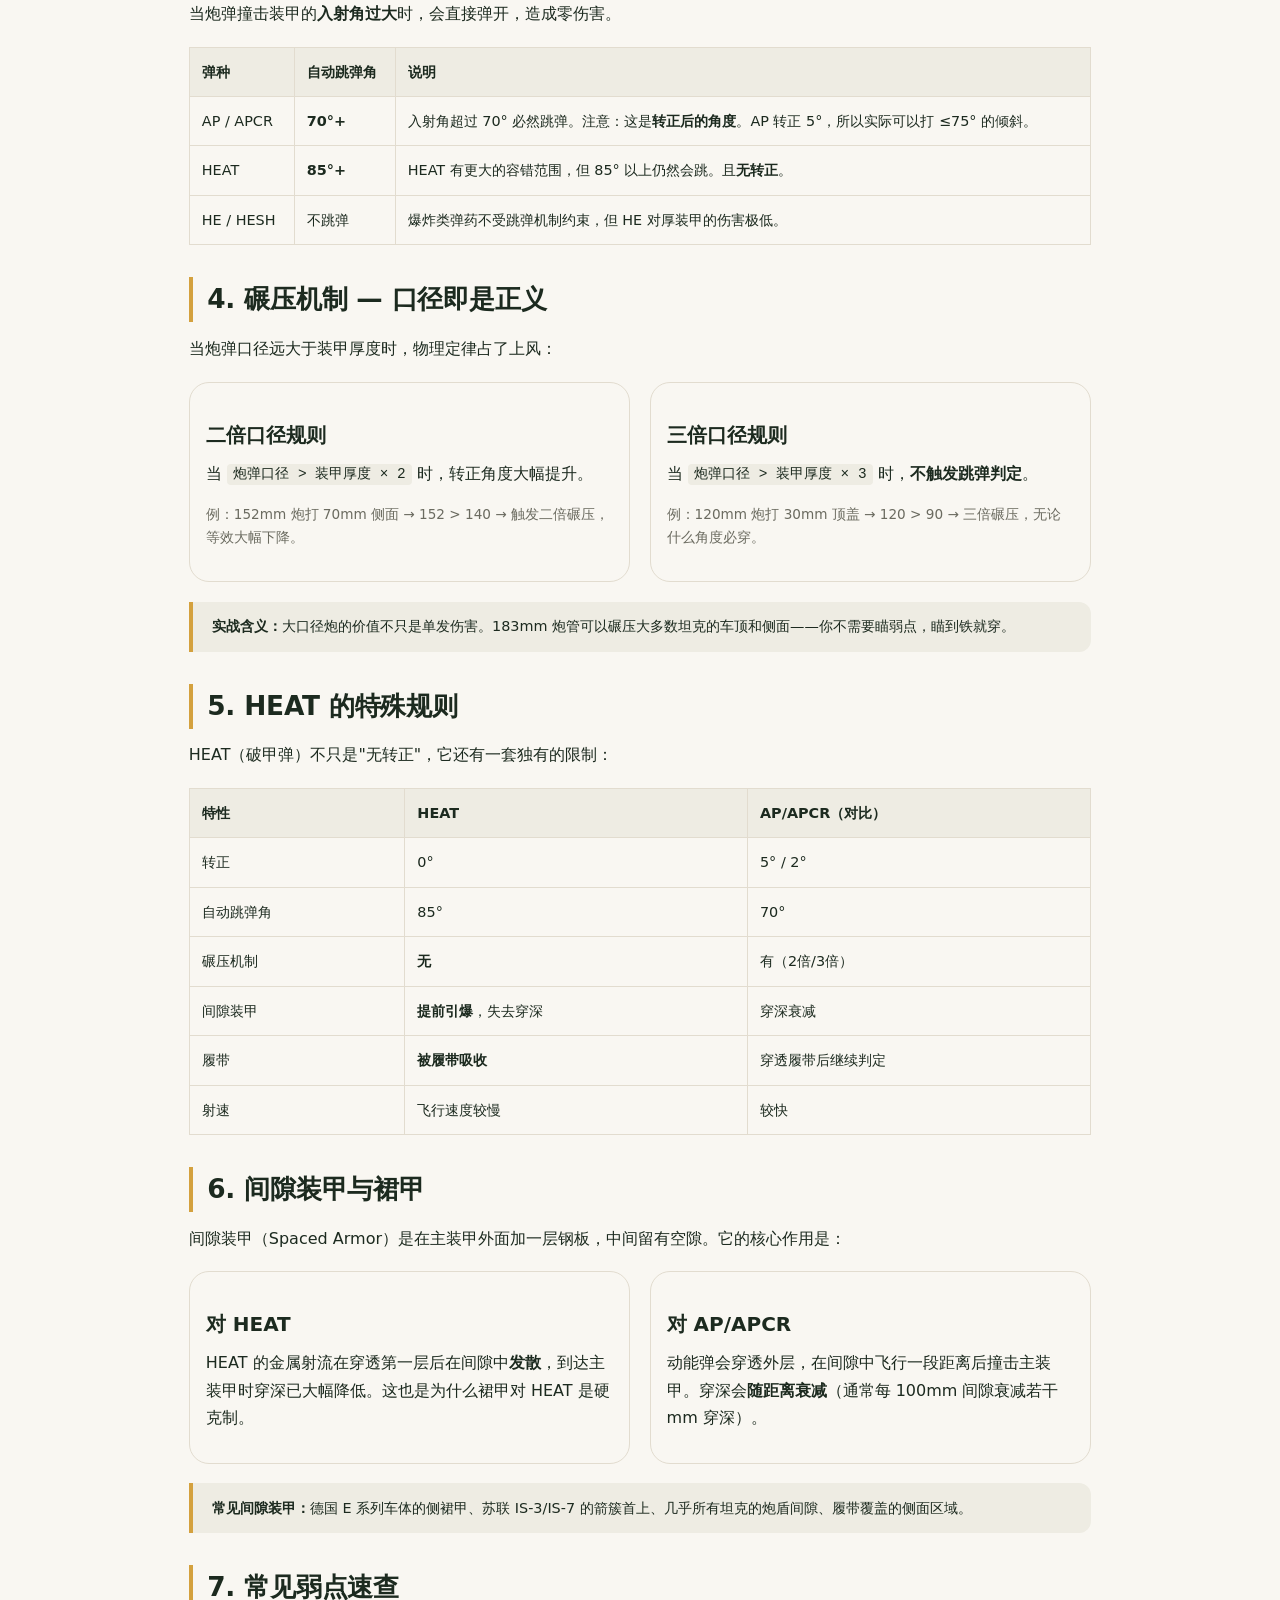
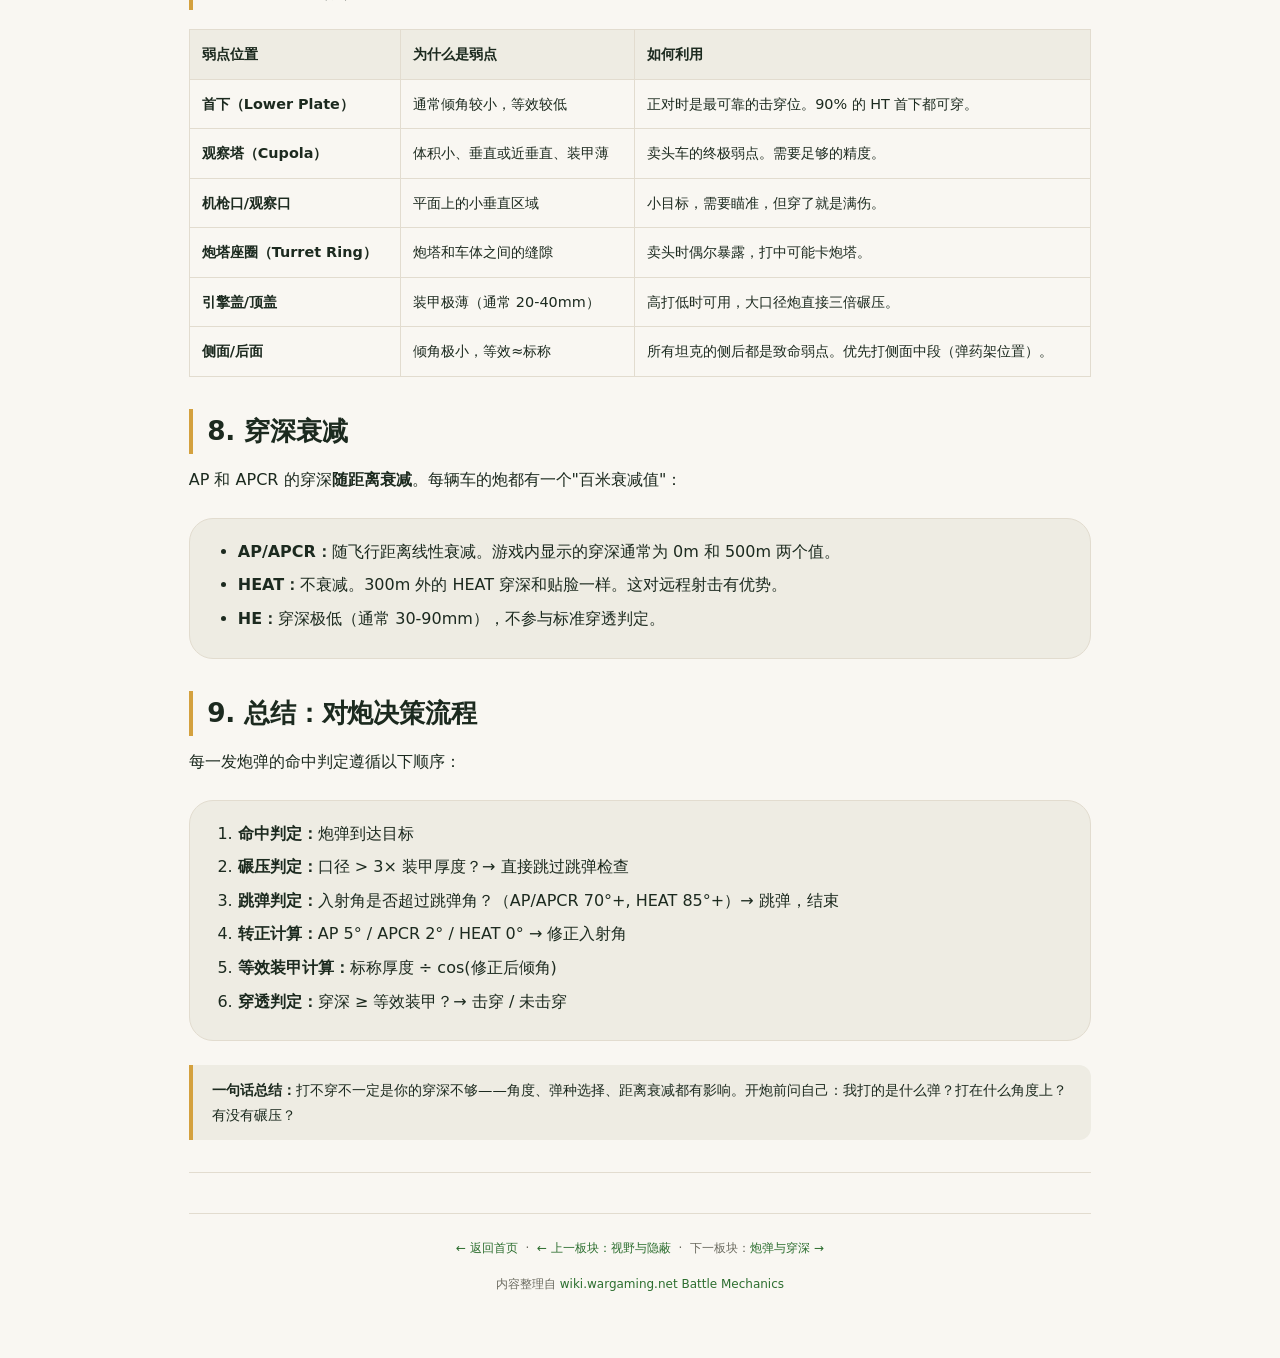
<file: wot-wiki-cn/mechanics/02-armor.html>
<!DOCTYPE html>
<html lang="zh-CN">
<head>
    <meta charset="UTF-8">
    <meta name="viewport" content="width=device-width, initial-scale=1.0">
    <title>装甲机制 · 坦克世界机制精讲</title>
    <link rel="stylesheet" href="../assets/wot-style.css">
</head>
<body>
<div class="container">
    <div class="nav-bar">
        <div>
            <h1>装甲机制</h1>
            <p class="subtitle">等效装甲 · 转正 · 碾压 · 跳弹 — 你的炮弹为什么没穿</p>
        </div>
        <span class="badge badge-accent">P0 · 核心机制</span>
    </div>

    <div class="theme-bar">
        <button class="theme-btn active" id="lightBtn">🌿 浅色·绿黑高效</button>
        <button class="theme-btn" id="darkBtn">🌲 深色·绿白高效</button>
    </div>

    <p>装甲机制决定了<strong>你的炮弹能否击穿敌人</strong>。它不是简单的"穿深 ≥ 装甲厚度"，而是一个涉及角度、弹种、口径的多维计算系统。掌握了这套规则，你对炮时的胜率至少提升 30%。</p>

    <!-- ============================================================ -->
    <h2>1. 等效装甲 — 一切的基础</h2>

    <p>装甲不是按标称厚度来算的。当装甲倾斜时，炮弹实际上要穿透更厚的一层钢：</p>

    <div class="card">
        <h3>等效装甲公式</h3>
        <p style="font-size:1.15rem;text-align:center;margin:1rem 0;">
            <span class="formula">等效装甲 = 标称厚度 ÷ cos(倾角)</span>
        </p>
    </div>

    <table>
        <thead>
            <tr><th>标称厚度</th><th>倾角</th><th>cos(倾角)</th><th>等效装甲</th><th>实战含义</th></tr>
        </thead>
        <tbody>
            <tr><td>100mm</td><td>0°（垂直）</td><td>1.000</td><td><strong>100mm</strong></td><td>无加成，最容易被穿</td></tr>
            <tr><td>100mm</td><td>30°</td><td>0.866</td><td><strong>115mm</strong></td><td>轻微加成</td></tr>
            <tr><td>100mm</td><td>45°</td><td>0.707</td><td><strong>141mm</strong></td><td>显著加成</td></tr>
            <tr><td>100mm</td><td>60°</td><td>0.500</td><td><strong>200mm</strong></td><td>等效翻倍，多数炮弹难以击穿</td></tr>
            <tr><td>100mm</td><td>70°</td><td>0.342</td><td><strong>292mm</strong></td><td>接近跳弹临界角</td></tr>
        </tbody>
    </table>

    <div class="callout">
        <strong>核心认知：</strong>摆角度（angling）本质上就是在<strong>增加等效装甲</strong>。一辆 100mm 首上的坦克，摆出 45° 角就相当于 141mm 防护。这就是为什么高手永远在扭车身。
    </div>

    <!-- ============================================================ -->
    <h2>2. 转正 — 炮弹的"自适应"</h2>

    <p>AP 和 APCR 炮弹接触倾斜装甲时会<strong>自动偏转</strong>，向装甲法线方向靠近，减小有效倾角。这叫<strong>转正（Normalization）</strong>。</p>

    <table>
        <thead>
            <tr><th>弹种</th><th>转正角度</th><th>效果</th></tr>
        </thead>
        <tbody>
            <tr><td><strong>AP</strong></td><td>5°</td><td>撞击 60° 倾斜装甲 → 计算按 55° 处理，等效从 200mm 降至 174mm</td></tr>
            <tr><td><strong>APCR</strong></td><td>2°</td><td>转正较小，对倾斜装甲的效果比 AP 差。这也是为什么 APCR 穿深高但不一定更好用。</td></tr>
            <tr><td><strong>HEAT</strong></td><td>0°</td><td>无转正。对倾斜装甲表现最差。85° 自动跳弹。</td></tr>
            <tr><td><strong>HE / HESH</strong></td><td>—</td><td>不参与穿深-倾角系统，有自己的爆炸判定规则。</td></tr>
        </tbody>
    </table>

    <div class="card">
        <h3>💡 APCR 的隐藏劣势</h3>
        <p style="margin-bottom:0;">APCR 标称穿深高，但转正只有 2°，对高倾斜装甲的实际效果可能不如 AP（转正 5°）。简单说：<strong>打垂直面用 APCR，打倾斜面用 AP</strong>。这条规则在对抗苏系倾斜装甲车辆（如 IS-7、Obj. 279e）时尤其重要。</p>
    </div>

    <!-- ============================================================ -->
    <h2>3. 跳弹 — 打到铁板上的感觉</h2>

    <p>当炮弹撞击装甲的<strong>入射角过大</strong>时，会直接弹开，造成零伤害。</p>

    <table>
        <thead>
            <tr><th>弹种</th><th>自动跳弹角</th><th>说明</th></tr>
        </thead>
        <tbody>
            <tr><td>AP / APCR</td><td><strong>70°+</strong></td><td>入射角超过 70° 必然跳弹。注意：这是<strong>转正后的角度</strong>。AP 转正 5°，所以实际可以打 ≤75° 的倾斜。</td></tr>
            <tr><td>HEAT</td><td><strong>85°+</strong></td><td>HEAT 有更大的容错范围，但 85° 以上仍然会跳。且<strong>无转正</strong>。</td></tr>
            <tr><td>HE / HESH</td><td>不跳弹</td><td>爆炸类弹药不受跳弹机制约束，但 HE 对厚装甲的伤害极低。</td></tr>
        </tbody>
    </table>

    <!-- ============================================================ -->
    <h2>4. 碾压机制 — 口径即是正义</h2>

    <p>当炮弹口径远大于装甲厚度时，物理定律占了上风：</p>

    <div class="card-row">
        <div class="card-col">
            <h3>二倍口径规则</h3>
            <p>当 <span class="formula">炮弹口径 &gt; 装甲厚度 × 2</span> 时，转正角度大幅提升。</p>
            <p style="font-size:0.85rem;color:var(--secondary);margin-top:0.5rem;">例：152mm 炮打 70mm 侧面 → 152 &gt; 140 → 触发二倍碾压，等效大幅下降。</p>
        </div>
        <div class="card-col">
            <h3>三倍口径规则</h3>
            <p>当 <span class="formula">炮弹口径 &gt; 装甲厚度 × 3</span> 时，<strong>不触发跳弹判定</strong>。</p>
            <p style="font-size:0.85rem;color:var(--secondary);margin-top:0.5rem;">例：120mm 炮打 30mm 顶盖 → 120 &gt; 90 → 三倍碾压，无论什么角度必穿。</p>
        </div>
    </div>

    <div class="callout">
        <strong>实战含义：</strong>大口径炮的价值不只是单发伤害。183mm 炮管可以碾压大多数坦克的车顶和侧面——你不需要瞄弱点，瞄到铁就穿。
    </div>

    <!-- ============================================================ -->
    <h2>5. HEAT 的特殊规则</h2>

    <p>HEAT（破甲弹）不只是"无转正"，它还有一套独有的限制：</p>

    <table>
        <thead>
            <tr><th>特性</th><th>HEAT</th><th>AP/APCR（对比）</th></tr>
        </thead>
        <tbody>
            <tr><td>转正</td><td>0°</td><td>5° / 2°</td></tr>
            <tr><td>自动跳弹角</td><td>85°</td><td>70°</td></tr>
            <tr><td>碾压机制</td><td><strong>无</strong></td><td>有（2倍/3倍）</td></tr>
            <tr><td>间隙装甲</td><td><strong>提前引爆</strong>，失去穿深</td><td>穿深衰减</td></tr>
            <tr><td>履带</td><td><strong>被履带吸收</strong></td><td>穿透履带后继续判定</td></tr>
            <tr><td>射速</td><td>飞行速度较慢</td><td>较快</td></tr>
        </tbody>
    </table>

    <!-- ============================================================ -->
    <h2>6. 间隙装甲与裙甲</h2>

    <p>间隙装甲（Spaced Armor）是在主装甲外面加一层钢板，中间留有空隙。它的核心作用是：</p>

    <div class="card-row">
        <div class="card-col">
            <h3>对 HEAT</h3>
            <p>HEAT 的金属射流在穿透第一层后在间隙中<strong>发散</strong>，到达主装甲时穿深已大幅降低。这也是为什么裙甲对 HEAT 是硬克制。</p>
        </div>
        <div class="card-col">
            <h3>对 AP/APCR</h3>
            <p>动能弹会穿透外层，在间隙中飞行一段距离后撞击主装甲。穿深会<strong>随距离衰减</strong>（通常每 100mm 间隙衰减若干 mm 穿深）。</p>
        </div>
    </div>

    <div class="callout">
        <strong>常见间隙装甲：</strong>德国 E 系列车体的侧裙甲、苏联 IS-3/IS-7 的箭簇首上、几乎所有坦克的炮盾间隙、履带覆盖的侧面区域。
    </div>

    <!-- ============================================================ -->
    <h2>7. 常见弱点速查</h2>

    <table>
        <thead>
            <tr><th>弱点位置</th><th>为什么是弱点</th><th>如何利用</th></tr>
        </thead>
        <tbody>
            <tr><td><strong>首下（Lower Plate）</strong></td><td>通常倾角较小，等效较低</td><td>正对时是最可靠的击穿位。90% 的 HT 首下都可穿。</td></tr>
            <tr><td><strong>观察塔（Cupola）</strong></td><td>体积小、垂直或近垂直、装甲薄</td><td>卖头车的终极弱点。需要足够的精度。</td></tr>
            <tr><td><strong>机枪口/观察口</strong></td><td>平面上的小垂直区域</td><td>小目标，需要瞄准，但穿了就是满伤。</td></tr>
            <tr><td><strong>炮塔座圈（Turret Ring）</strong></td><td>炮塔和车体之间的缝隙</td><td>卖头时偶尔暴露，打中可能卡炮塔。</td></tr>
            <tr><td><strong>引擎盖/顶盖</strong></td><td>装甲极薄（通常 20-40mm）</td><td>高打低时可用，大口径炮直接三倍碾压。</td></tr>
            <tr><td><strong>侧面/后面</strong></td><td>倾角极小，等效≈标称</td><td>所有坦克的侧后都是致命弱点。优先打侧面中段（弹药架位置）。</td></tr>
        </tbody>
    </table>

    <!-- ============================================================ -->
    <h2>8. 穿深衰减</h2>

    <p>AP 和 APCR 的穿深<strong>随距离衰减</strong>。每辆车的炮都有一个"百米衰减值"：</p>

    <div class="card">
        <ul>
            <li><strong>AP/APCR：</strong>随飞行距离线性衰减。游戏内显示的穿深通常为 0m 和 500m 两个值。</li>
            <li><strong>HEAT：</strong>不衰减。300m 外的 HEAT 穿深和贴脸一样。这对远程射击有优势。</li>
            <li><strong>HE：</strong>穿深极低（通常 30-90mm），不参与标准穿透判定。</li>
        </ul>
    </div>

    <!-- ============================================================ -->
    <h2>9. 总结：对炮决策流程</h2>

    <p>每一发炮弹的命中判定遵循以下顺序：</p>

    <div class="card">
        <ol>
            <li><strong>命中判定：</strong>炮弹到达目标</li>
            <li><strong>碾压判定：</strong>口径 &gt; 3× 装甲厚度？→ 直接跳过跳弹检查</li>
            <li><strong>跳弹判定：</strong>入射角是否超过跳弹角？（AP/APCR 70°+, HEAT 85°+）→ 跳弹，结束</li>
            <li><strong>转正计算：</strong>AP 5° / APCR 2° / HEAT 0° → 修正入射角</li>
            <li><strong>等效装甲计算：</strong>标称厚度 ÷ cos(修正后倾角)</li>
            <li><strong>穿透判定：</strong>穿深 ≥ 等效装甲？→ 击穿 / 未击穿</li>
        </ol>
    </div>

    <div class="callout">
        <strong>一句话总结：</strong>打不穿不一定是你的穿深不够——角度、弹种选择、距离衰减都有影响。开炮前问自己：我打的是什么弹？打在什么角度上？有没有碾压？
    </div>

    <!-- ============================================================ -->
    <hr>
    <div class="footer">
        <p>
            <a href="../index.html">← 返回首页</a> &nbsp;·&nbsp;
            <a href="01-vision-camo.html">← 上一板块：视野与隐蔽</a> &nbsp;·&nbsp;
            下一板块：<a href="03-shells.html">炮弹与穿深 →</a>
        </p>
        <p style="margin-top:0.5rem;">内容整理自 <a href="https://wiki.wargaming.net/en/Battle_Mechanics">wiki.wargaming.net Battle Mechanics</a></p>
    </div>
</div>

<script>
(function() {
    var root = document.documentElement;
    var lightBtn = document.getElementById('lightBtn');
    var darkBtn = document.getElementById('darkBtn');
    function setTheme(name) {
        if (name === 'dark') {
            root.style.setProperty('--bg', 'var(--dark-bg)');
            root.style.setProperty('--text', 'var(--dark-text)');
            root.style.setProperty('--link', 'var(--dark-link)');
            root.style.setProperty('--accent', 'var(--dark-accent)');
            root.style.setProperty('--secondary', 'var(--dark-secondary)');
            root.style.setProperty('--border', 'var(--dark-border)');
            root.style.setProperty('--card-bg', 'var(--dark-card-bg)');
            darkBtn.classList.add('active'); lightBtn.classList.remove('active');
            localStorage.setItem('wot-theme', 'dark');
        } else {
            root.style.setProperty('--bg', 'var(--light-bg)');
            root.style.setProperty('--text', 'var(--light-text)');
            root.style.setProperty('--link', 'var(--light-link)');
            root.style.setProperty('--accent', 'var(--light-accent)');
            root.style.setProperty('--secondary', 'var(--light-secondary)');
            root.style.setProperty('--border', 'var(--light-border)');
            root.style.setProperty('--card-bg', 'var(--light-card-bg)');
            lightBtn.classList.add('active'); darkBtn.classList.remove('active');
            localStorage.setItem('wot-theme', 'light');
        }
    }
    var saved = localStorage.getItem('wot-theme');
    setTheme(saved === 'dark' ? 'dark' : 'light');
    lightBtn.addEventListener('click', function() { setTheme('light'); });
    darkBtn.addEventListener('click', function() { setTheme('dark'); });
})();
</script>
</body>
</html>
</file>
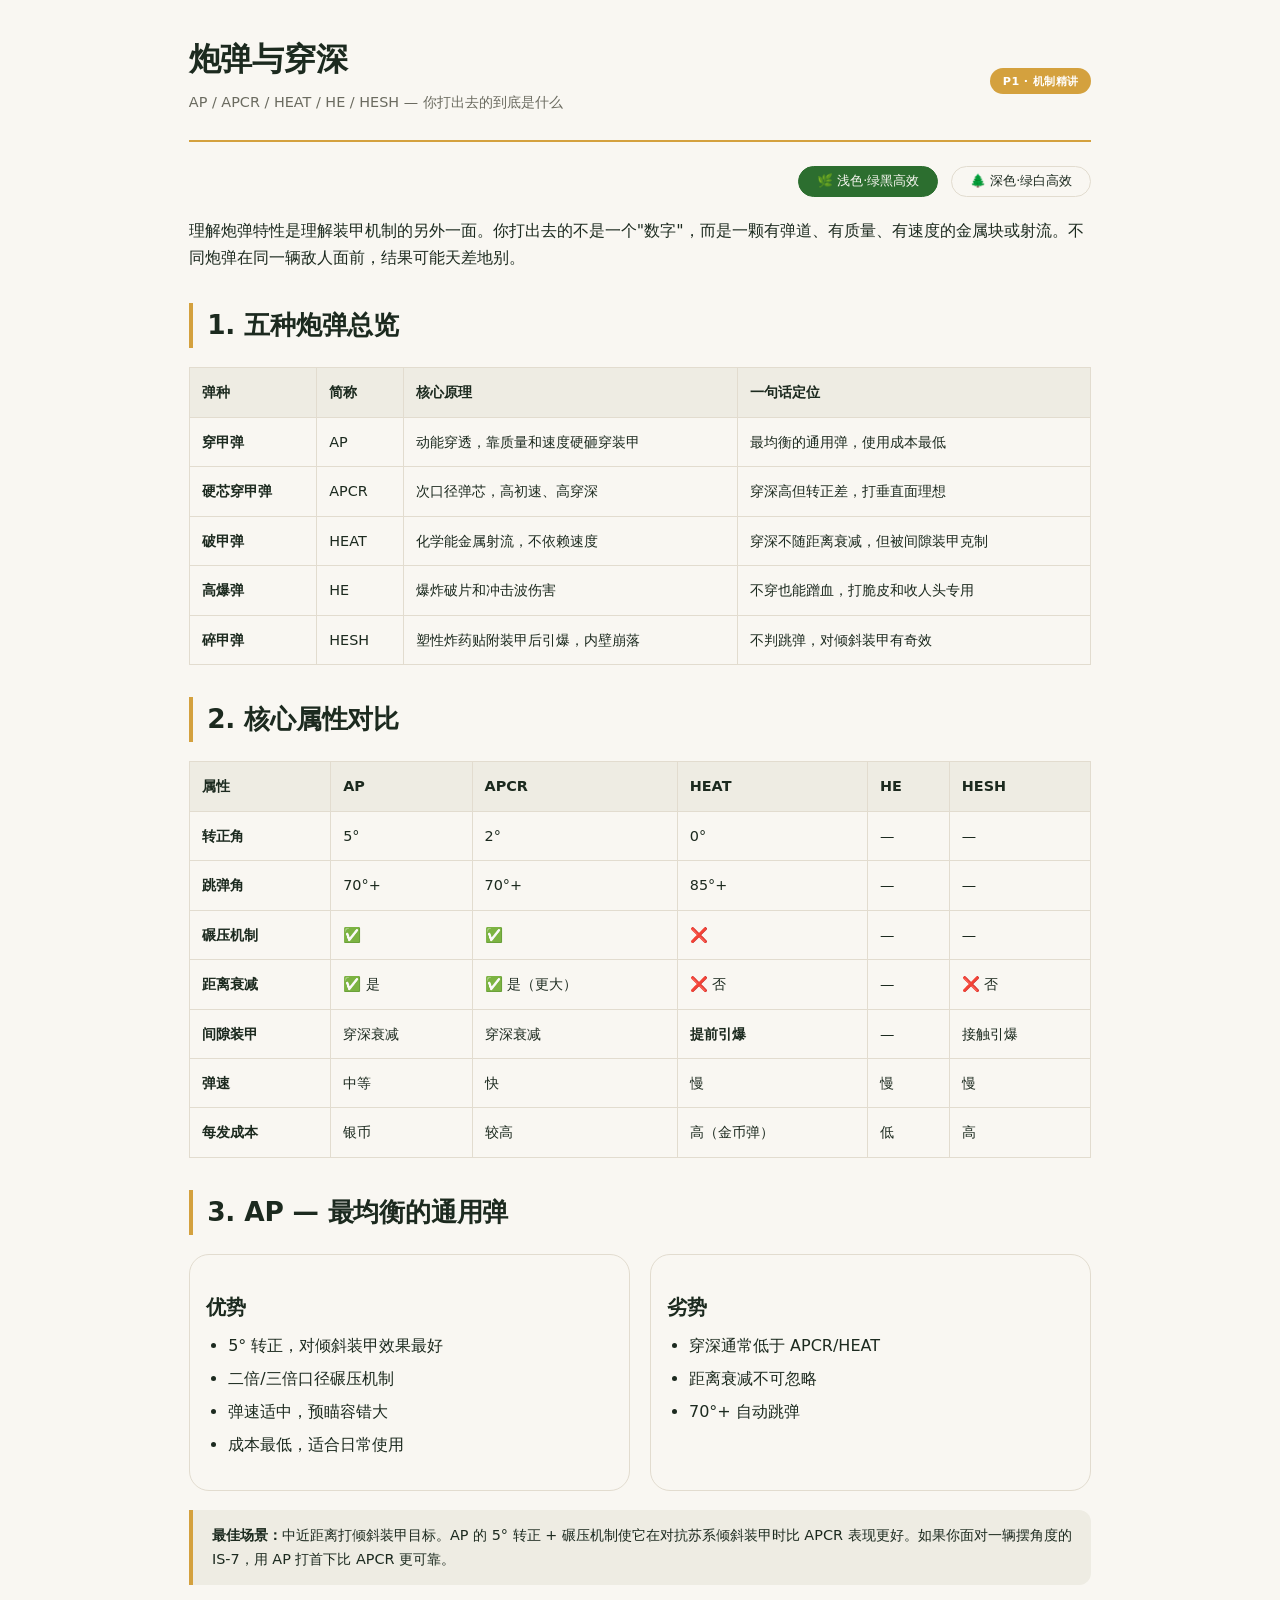
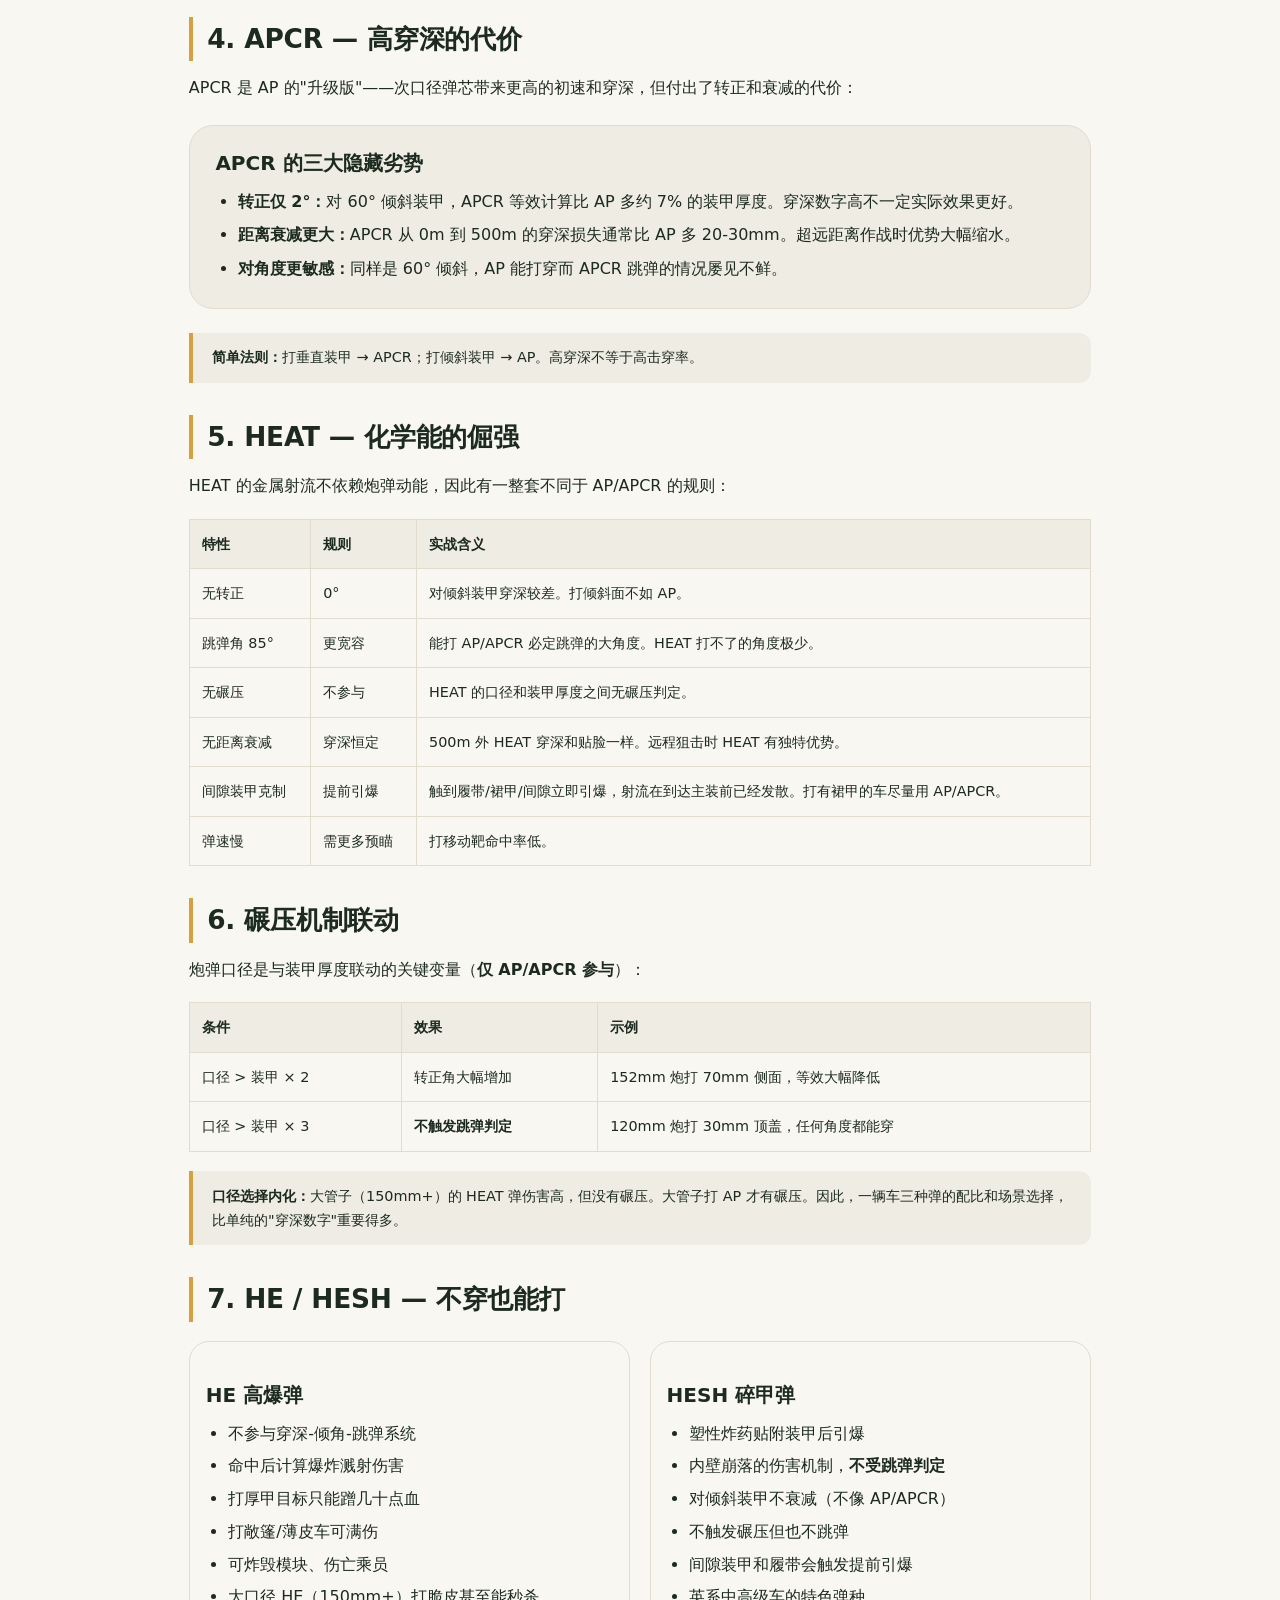
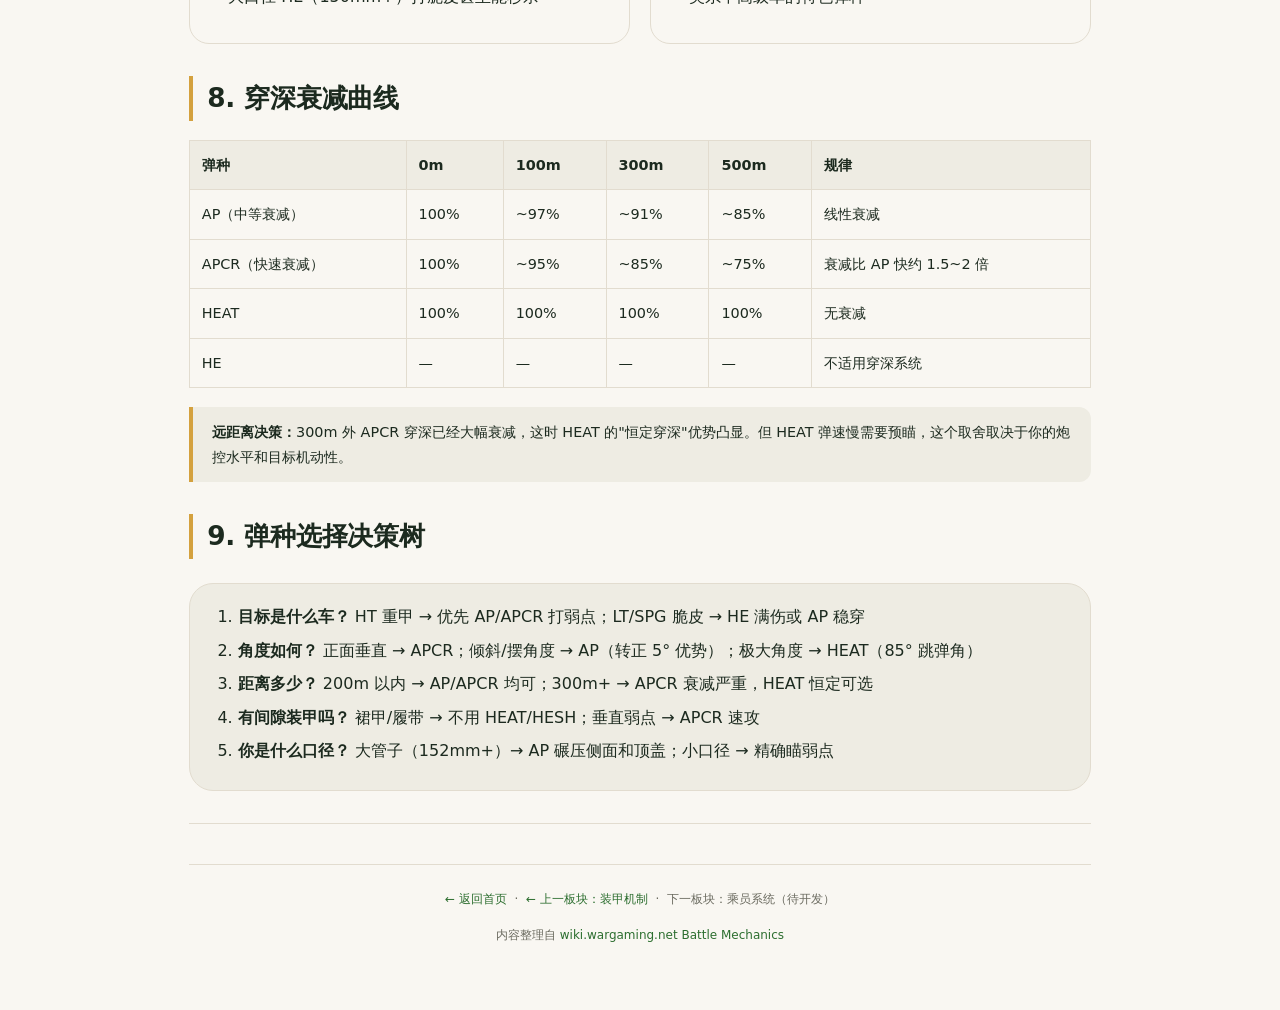
<file: wot-wiki-cn/mechanics/03-shells.html>
<!DOCTYPE html>
<html lang="zh-CN">
<head>
    <meta charset="UTF-8">
    <meta name="viewport" content="width=device-width, initial-scale=1.0">
    <title>炮弹与穿深 · 坦克世界机制精讲</title>
    <link rel="stylesheet" href="../assets/wot-style.css">
</head>
<body>
<div class="container">
    <div class="nav-bar">
        <div>
            <h1>炮弹与穿深</h1>
            <p class="subtitle">AP / APCR / HEAT / HE / HESH — 你打出去的到底是什么</p>
        </div>
        <span class="badge badge-accent">P1 · 机制精讲</span>
    </div>

    <div class="theme-bar">
        <button class="theme-btn active" id="lightBtn">🌿 浅色·绿黑高效</button>
        <button class="theme-btn" id="darkBtn">🌲 深色·绿白高效</button>
    </div>

    <p>理解炮弹特性是理解装甲机制的另外一面。你打出去的不是一个"数字"，而是一颗有弹道、有质量、有速度的金属块或射流。不同炮弹在同一辆敌人面前，结果可能天差地别。</p>

    <!-- ============================================================ -->
    <h2>1. 五种炮弹总览</h2>

    <table>
        <thead>
            <tr><th>弹种</th><th>简称</th><th>核心原理</th><th>一句话定位</th></tr>
        </thead>
        <tbody>
            <tr>
                <td><strong>穿甲弹</strong></td>
                <td>AP</td>
                <td>动能穿透，靠质量和速度硬砸穿装甲</td>
                <td>最均衡的通用弹，使用成本最低</td>
            </tr>
            <tr>
                <td><strong>硬芯穿甲弹</strong></td>
                <td>APCR</td>
                <td>次口径弹芯，高初速、高穿深</td>
                <td>穿深高但转正差，打垂直面理想</td>
            </tr>
            <tr>
                <td><strong>破甲弹</strong></td>
                <td>HEAT</td>
                <td>化学能金属射流，不依赖速度</td>
                <td>穿深不随距离衰减，但被间隙装甲克制</td>
            </tr>
            <tr>
                <td><strong>高爆弹</strong></td>
                <td>HE</td>
                <td>爆炸破片和冲击波伤害</td>
                <td>不穿也能蹭血，打脆皮和收人头专用</td>
            </tr>
            <tr>
                <td><strong>碎甲弹</strong></td>
                <td>HESH</td>
                <td>塑性炸药贴附装甲后引爆，内壁崩落</td>
                <td>不判跳弹，对倾斜装甲有奇效</td>
            </tr>
        </tbody>
    </table>

    <!-- ============================================================ -->
    <h2>2. 核心属性对比</h2>

    <table>
        <thead>
            <tr><th>属性</th><th>AP</th><th>APCR</th><th>HEAT</th><th>HE</th><th>HESH</th></tr>
        </thead>
        <tbody>
            <tr><td><strong>转正角</strong></td><td>5°</td><td>2°</td><td>0°</td><td>—</td><td>—</td></tr>
            <tr><td><strong>跳弹角</strong></td><td>70°+</td><td>70°+</td><td>85°+</td><td>—</td><td>—</td></tr>
            <tr><td><strong>碾压机制</strong></td><td>✅</td><td>✅</td><td>❌</td><td>—</td><td>—</td></tr>
            <tr><td><strong>距离衰减</strong></td><td>✅ 是</td><td>✅ 是（更大）</td><td>❌ 否</td><td>—</td><td>❌ 否</td></tr>
            <tr><td><strong>间隙装甲</strong></td><td>穿深衰减</td><td>穿深衰减</td><td><strong>提前引爆</strong></td><td>—</td><td>接触引爆</td></tr>
            <tr><td><strong>弹速</strong></td><td>中等</td><td>快</td><td>慢</td><td>慢</td><td>慢</td></tr>
            <tr><td><strong>每发成本</strong></td><td>银币</td><td>较高</td><td>高（金币弹）</td><td>低</td><td>高</td></tr>
        </tbody>
    </table>

    <!-- ============================================================ -->
    <h2>3. AP — 最均衡的通用弹</h2>

    <div class="card-row">
        <div class="card-col">
            <h3>优势</h3>
            <ul>
                <li>5° 转正，对倾斜装甲效果最好</li>
                <li>二倍/三倍口径碾压机制</li>
                <li>弹速适中，预瞄容错大</li>
                <li>成本最低，适合日常使用</li>
            </ul>
        </div>
        <div class="card-col">
            <h3>劣势</h3>
            <ul>
                <li>穿深通常低于 APCR/HEAT</li>
                <li>距离衰减不可忽略</li>
                <li>70°+ 自动跳弹</li>
            </ul>
        </div>
    </div>

    <div class="callout">
        <strong>最佳场景：</strong>中近距离打倾斜装甲目标。AP 的 5° 转正 + 碾压机制使它在对抗苏系倾斜装甲时比 APCR 表现更好。如果你面对一辆摆角度的 IS-7，用 AP 打首下比 APCR 更可靠。
    </div>

    <!-- ============================================================ -->
    <h2>4. APCR — 高穿深的代价</h2>

    <p>APCR 是 AP 的"升级版"——次口径弹芯带来更高的初速和穿深，但付出了转正和衰减的代价：</p>

    <div class="card">
        <h3>APCR 的三大隐藏劣势</h3>
        <ul>
            <li><strong>转正仅 2°：</strong>对 60° 倾斜装甲，APCR 等效计算比 AP 多约 7% 的装甲厚度。穿深数字高不一定实际效果更好。</li>
            <li><strong>距离衰减更大：</strong>APCR 从 0m 到 500m 的穿深损失通常比 AP 多 20-30mm。超远距离作战时优势大幅缩水。</li>
            <li><strong>对角度更敏感：</strong>同样是 60° 倾斜，AP 能打穿而 APCR 跳弹的情况屡见不鲜。</li>
        </ul>
    </div>

    <div class="callout">
        <strong>简单法则：</strong>打垂直装甲 → APCR；打倾斜装甲 → AP。高穿深不等于高击穿率。
    </div>

    <!-- ============================================================ -->
    <h2>5. HEAT — 化学能的倔强</h2>

    <p>HEAT 的金属射流不依赖炮弹动能，因此有一整套不同于 AP/APCR 的规则：</p>

    <table>
        <thead>
            <tr><th>特性</th><th>规则</th><th>实战含义</th></tr>
        </thead>
        <tbody>
            <tr><td>无转正</td><td>0°</td><td>对倾斜装甲穿深较差。打倾斜面不如 AP。</td></tr>
            <tr><td>跳弹角 85°</td><td>更宽容</td><td>能打 AP/APCR 必定跳弹的大角度。HEAT 打不了的角度极少。</td></tr>
            <tr><td>无碾压</td><td>不参与</td><td>HEAT 的口径和装甲厚度之间无碾压判定。</td></tr>
            <tr><td>无距离衰减</td><td>穿深恒定</td><td>500m 外 HEAT 穿深和贴脸一样。远程狙击时 HEAT 有独特优势。</td></tr>
            <tr><td>间隙装甲克制</td><td>提前引爆</td><td>触到履带/裙甲/间隙立即引爆，射流在到达主装前已经发散。打有裙甲的车尽量用 AP/APCR。</td></tr>
            <tr><td>弹速慢</td><td>需更多预瞄</td><td>打移动靶命中率低。</td></tr>
        </tbody>
    </table>

    <!-- ============================================================ -->
    <h2>6. 碾压机制联动</h2>

    <p>炮弹口径是与装甲厚度联动的关键变量（<strong>仅 AP/APCR 参与</strong>）：</p>

    <table>
        <thead>
            <tr><th>条件</th><th>效果</th><th>示例</th></tr>
        </thead>
        <tbody>
            <tr>
                <td>口径 &gt; 装甲 × 2</td>
                <td>转正角大幅增加</td>
                <td>152mm 炮打 70mm 侧面，等效大幅降低</td>
            </tr>
            <tr>
                <td>口径 &gt; 装甲 × 3</td>
                <td><strong>不触发跳弹判定</strong></td>
                <td>120mm 炮打 30mm 顶盖，任何角度都能穿</td>
            </tr>
        </tbody>
    </table>

    <div class="callout">
        <strong>口径选择内化：</strong>大管子（150mm+）的 HEAT 弹伤害高，但没有碾压。大管子打 AP 才有碾压。因此，一辆车三种弹的配比和场景选择，比单纯的"穿深数字"重要得多。
    </div>

    <!-- ============================================================ -->
    <h2>7. HE / HESH — 不穿也能打</h2>

    <div class="card-row">
        <div class="card-col">
            <h3>HE 高爆弹</h3>
            <ul>
                <li>不参与穿深-倾角-跳弹系统</li>
                <li>命中后计算爆炸溅射伤害</li>
                <li>打厚甲目标只能蹭几十点血</li>
                <li>打敞篷/薄皮车可满伤</li>
                <li>可炸毁模块、伤亡乘员</li>
                <li>大口径 HE（150mm+）打脆皮甚至能秒杀</li>
            </ul>
        </div>
        <div class="card-col">
            <h3>HESH 碎甲弹</h3>
            <ul>
                <li>塑性炸药贴附装甲后引爆</li>
                <li>内壁崩落的伤害机制，<strong>不受跳弹判定</strong></li>
                <li>对倾斜装甲不衰减（不像 AP/APCR）</li>
                <li>不触发碾压但也不跳弹</li>
                <li>间隙装甲和履带会触发提前引爆</li>
                <li>英系中高级车的特色弹种</li>
            </ul>
        </div>
    </div>

    <!-- ============================================================ -->
    <h2>8. 穿深衰减曲线</h2>

    <table>
        <thead>
            <tr><th>弹种</th><th>0m</th><th>100m</th><th>300m</th><th>500m</th><th>规律</th></tr>
        </thead>
        <tbody>
            <tr><td>AP（中等衰减）</td><td>100%</td><td>~97%</td><td>~91%</td><td>~85%</td><td>线性衰减</td></tr>
            <tr><td>APCR（快速衰减）</td><td>100%</td><td>~95%</td><td>~85%</td><td>~75%</td><td>衰减比 AP 快约 1.5~2 倍</td></tr>
            <tr><td>HEAT</td><td>100%</td><td>100%</td><td>100%</td><td>100%</td><td>无衰减</td></tr>
            <tr><td>HE</td><td>—</td><td>—</td><td>—</td><td>—</td><td>不适用穿深系统</td></tr>
        </tbody>
    </table>

    <div class="callout">
        <strong>远距离决策：</strong>300m 外 APCR 穿深已经大幅衰减，这时 HEAT 的"恒定穿深"优势凸显。但 HEAT 弹速慢需要预瞄，这个取舍取决于你的炮控水平和目标机动性。
    </div>

    <!-- ============================================================ -->
    <h2>9. 弹种选择决策树</h2>

    <div class="card">
        <ol>
            <li><strong>目标是什么车？</strong> HT 重甲 → 优先 AP/APCR 打弱点；LT/SPG 脆皮 → HE 满伤或 AP 稳穿</li>
            <li><strong>角度如何？</strong> 正面垂直 → APCR；倾斜/摆角度 → AP（转正 5° 优势）；极大角度 → HEAT（85° 跳弹角）</li>
            <li><strong>距离多少？</strong> 200m 以内 → AP/APCR 均可；300m+ → APCR 衰减严重，HEAT 恒定可选</li>
            <li><strong>有间隙装甲吗？</strong> 裙甲/履带 → 不用 HEAT/HESH；垂直弱点 → APCR 速攻</li>
            <li><strong>你是什么口径？</strong> 大管子（152mm+）→ AP 碾压侧面和顶盖；小口径 → 精确瞄弱点</li>
        </ol>
    </div>

    <hr>
    <div class="footer">
        <p>
            <a href="../index.html">← 返回首页</a> &nbsp;·&nbsp;
            <a href="02-armor.html">← 上一板块：装甲机制</a> &nbsp;·&nbsp;
            下一板块：乘员系统（待开发）
        </p>
        <p style="margin-top:0.5rem;">内容整理自 <a href="https://wiki.wargaming.net/en/Battle_Mechanics">wiki.wargaming.net Battle Mechanics</a></p>
    </div>
</div>

<script>
(function() {
    var root = document.documentElement;
    var lightBtn = document.getElementById('lightBtn');
    var darkBtn = document.getElementById('darkBtn');
    function setTheme(name) {
        if (name === 'dark') {
            root.style.setProperty('--bg', 'var(--dark-bg)');
            root.style.setProperty('--text', 'var(--dark-text)');
            root.style.setProperty('--link', 'var(--dark-link)');
            root.style.setProperty('--accent', 'var(--dark-accent)');
            root.style.setProperty('--secondary', 'var(--dark-secondary)');
            root.style.setProperty('--border', 'var(--dark-border)');
            root.style.setProperty('--card-bg', 'var(--dark-card-bg)');
            darkBtn.classList.add('active'); lightBtn.classList.remove('active');
            localStorage.setItem('wot-theme', 'dark');
        } else {
            root.style.setProperty('--bg', 'var(--light-bg)');
            root.style.setProperty('--text', 'var(--light-text)');
            root.style.setProperty('--link', 'var(--light-link)');
            root.style.setProperty('--accent', 'var(--light-accent)');
            root.style.setProperty('--secondary', 'var(--light-secondary)');
            root.style.setProperty('--border', 'var(--light-border)');
            root.style.setProperty('--card-bg', 'var(--light-card-bg)');
            lightBtn.classList.add('active'); darkBtn.classList.remove('active');
            localStorage.setItem('wot-theme', 'light');
        }
    }
    var saved = localStorage.getItem('wot-theme');
    setTheme(saved === 'dark' ? 'dark' : 'light');
    lightBtn.addEventListener('click', function() { setTheme('light'); });
    darkBtn.addEventListener('click', function() { setTheme('dark'); });
})();
</script>
</body>
</html>
</file>
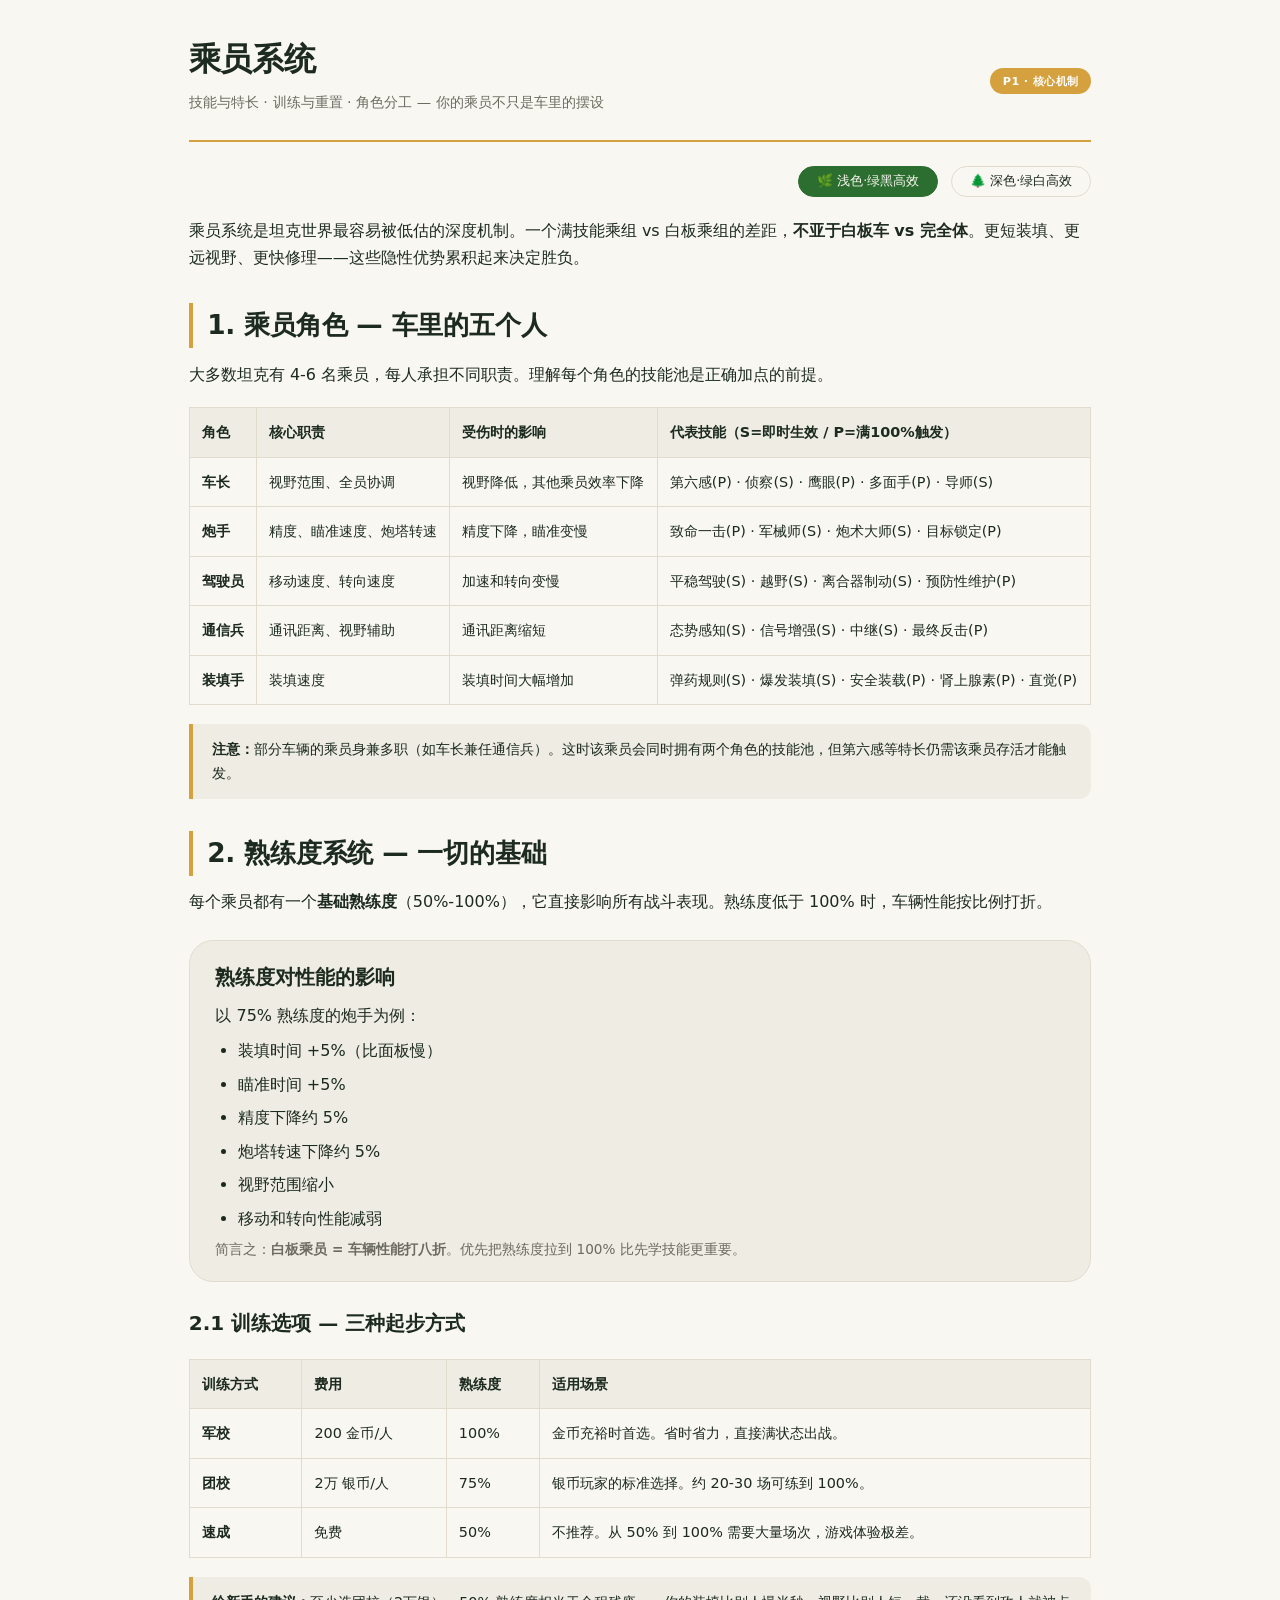
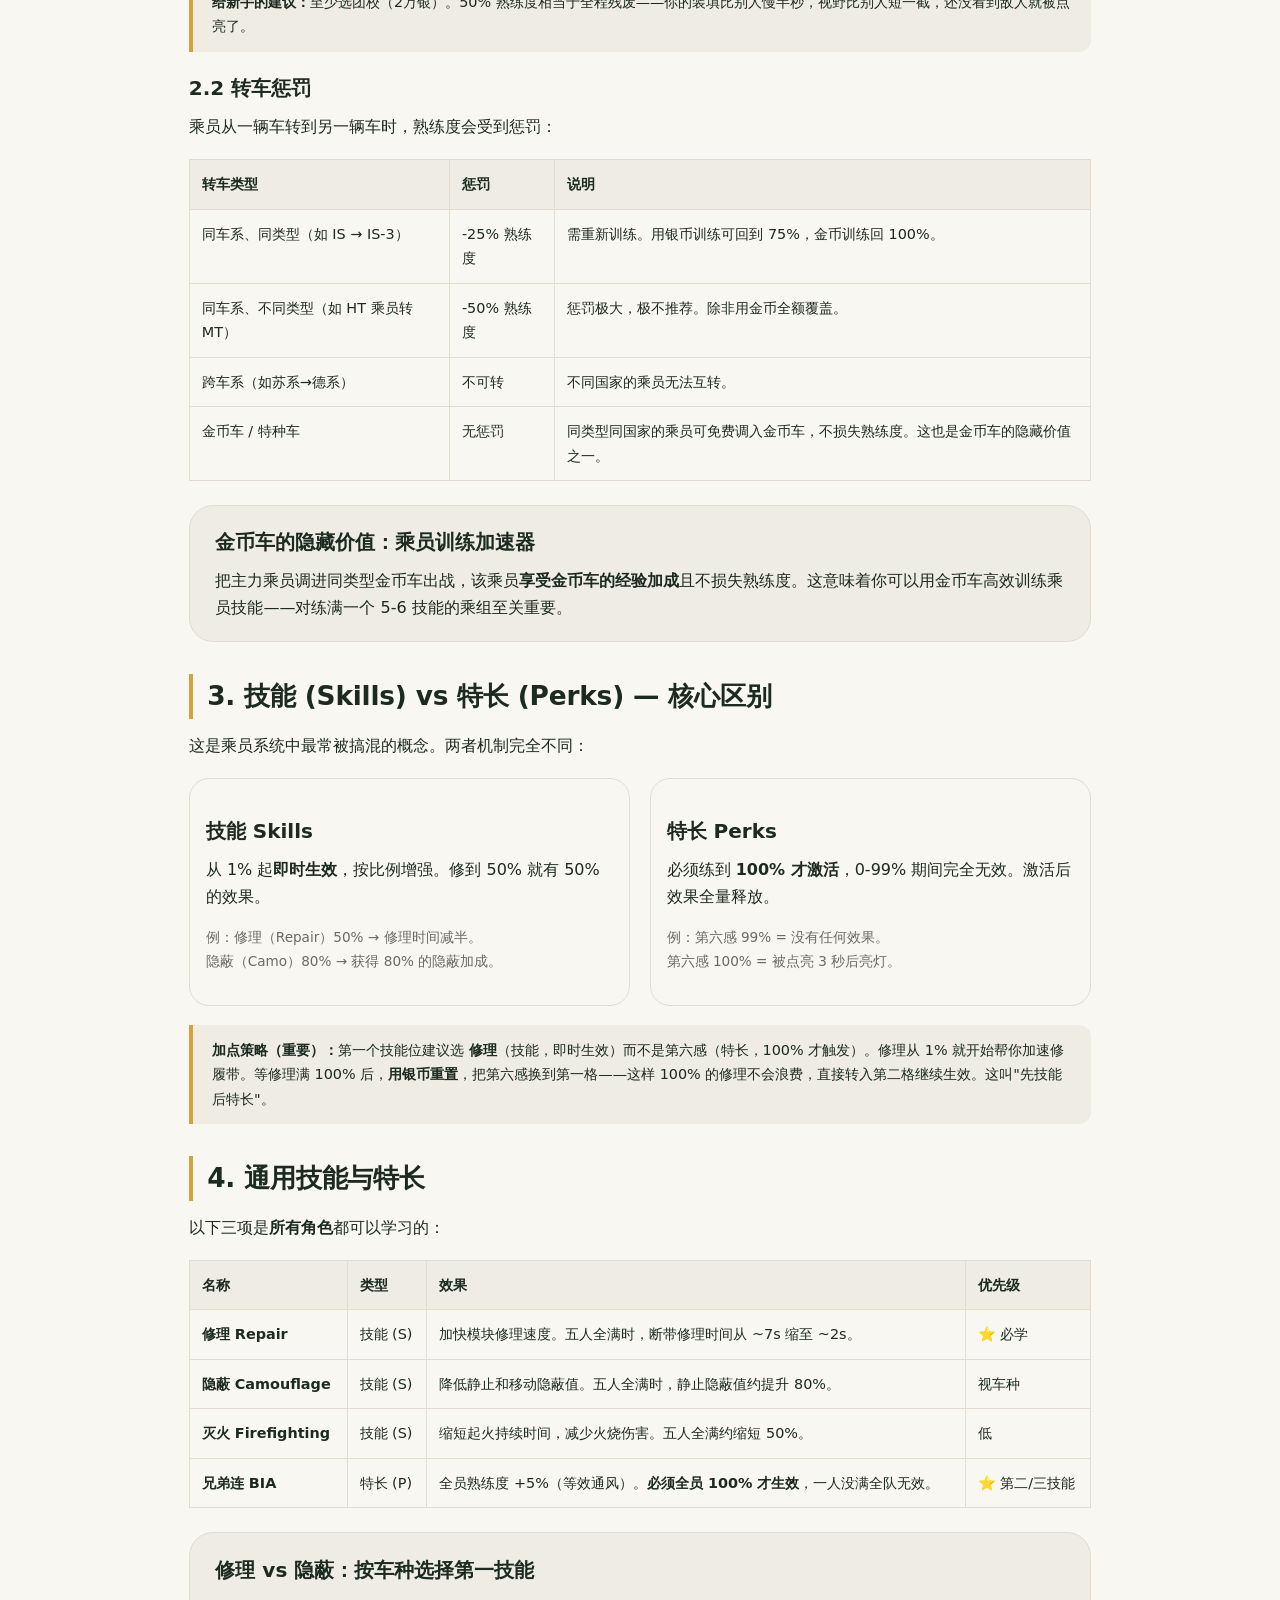
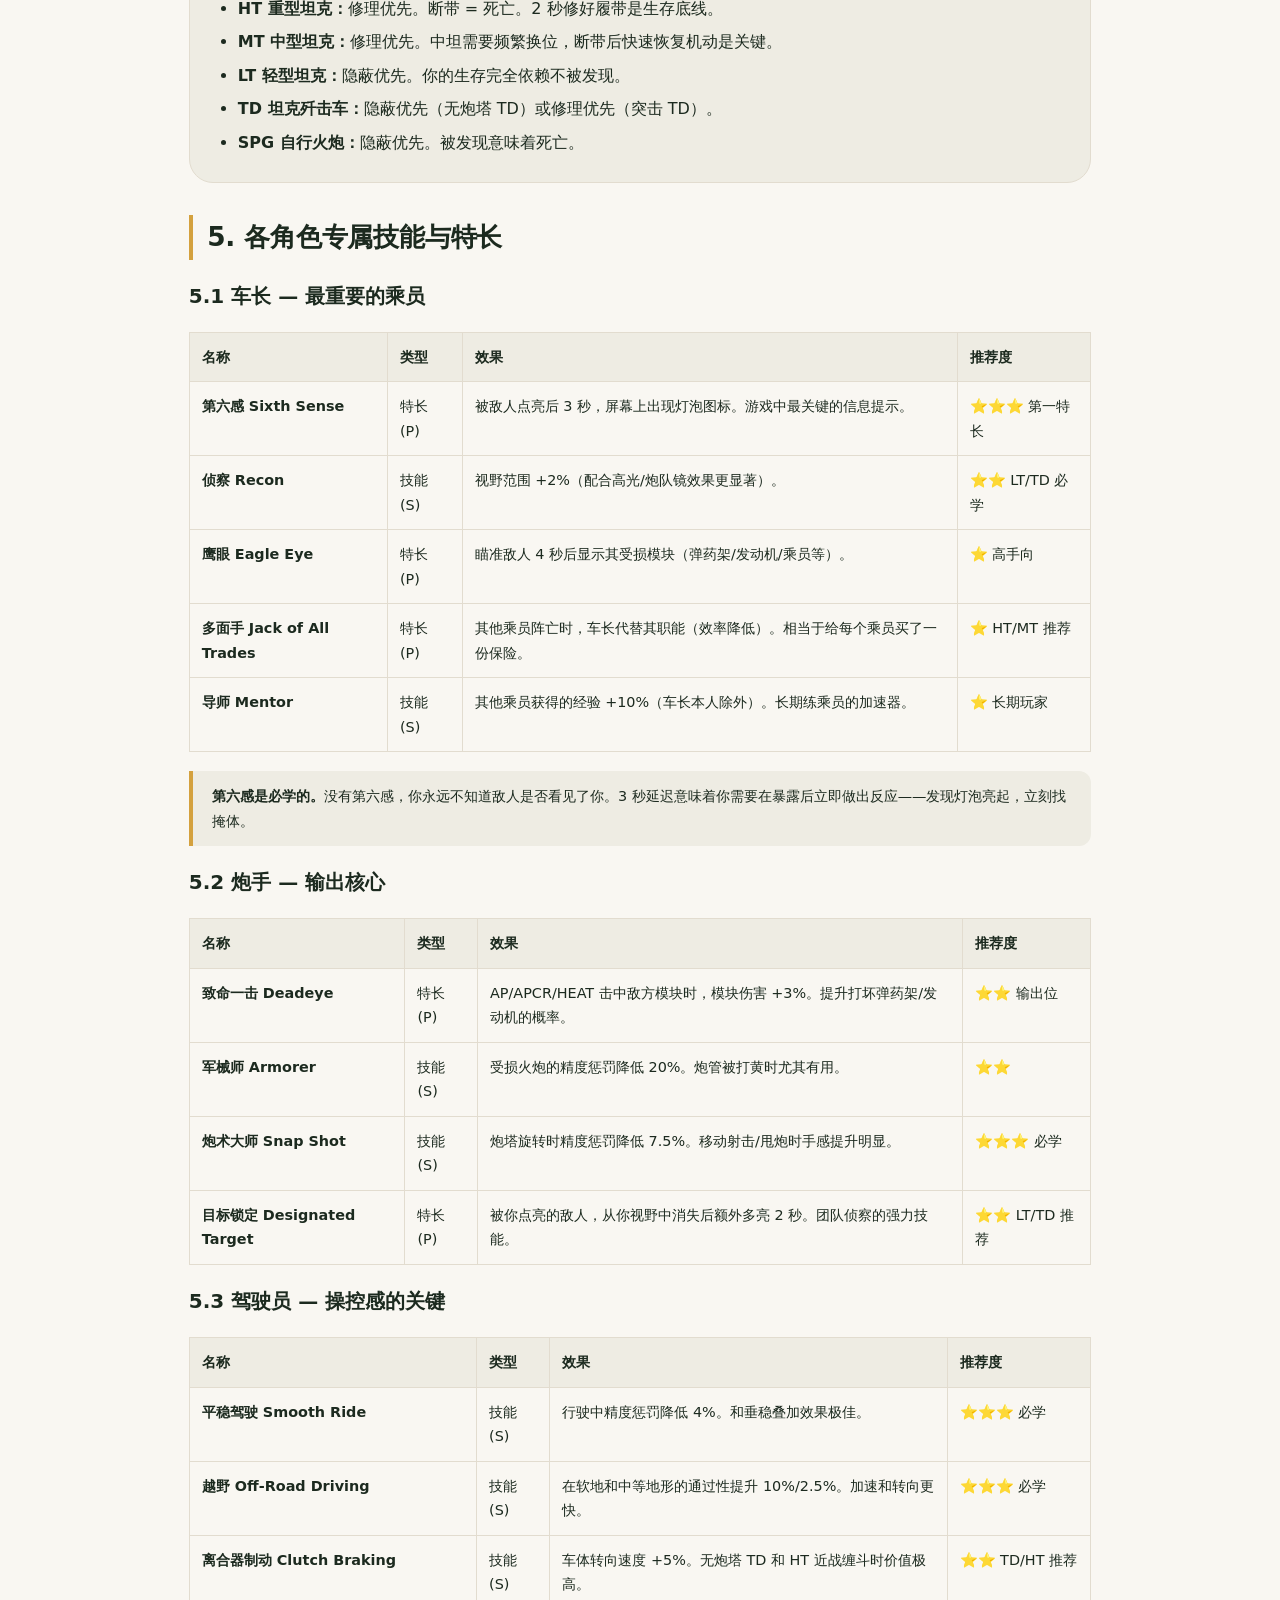
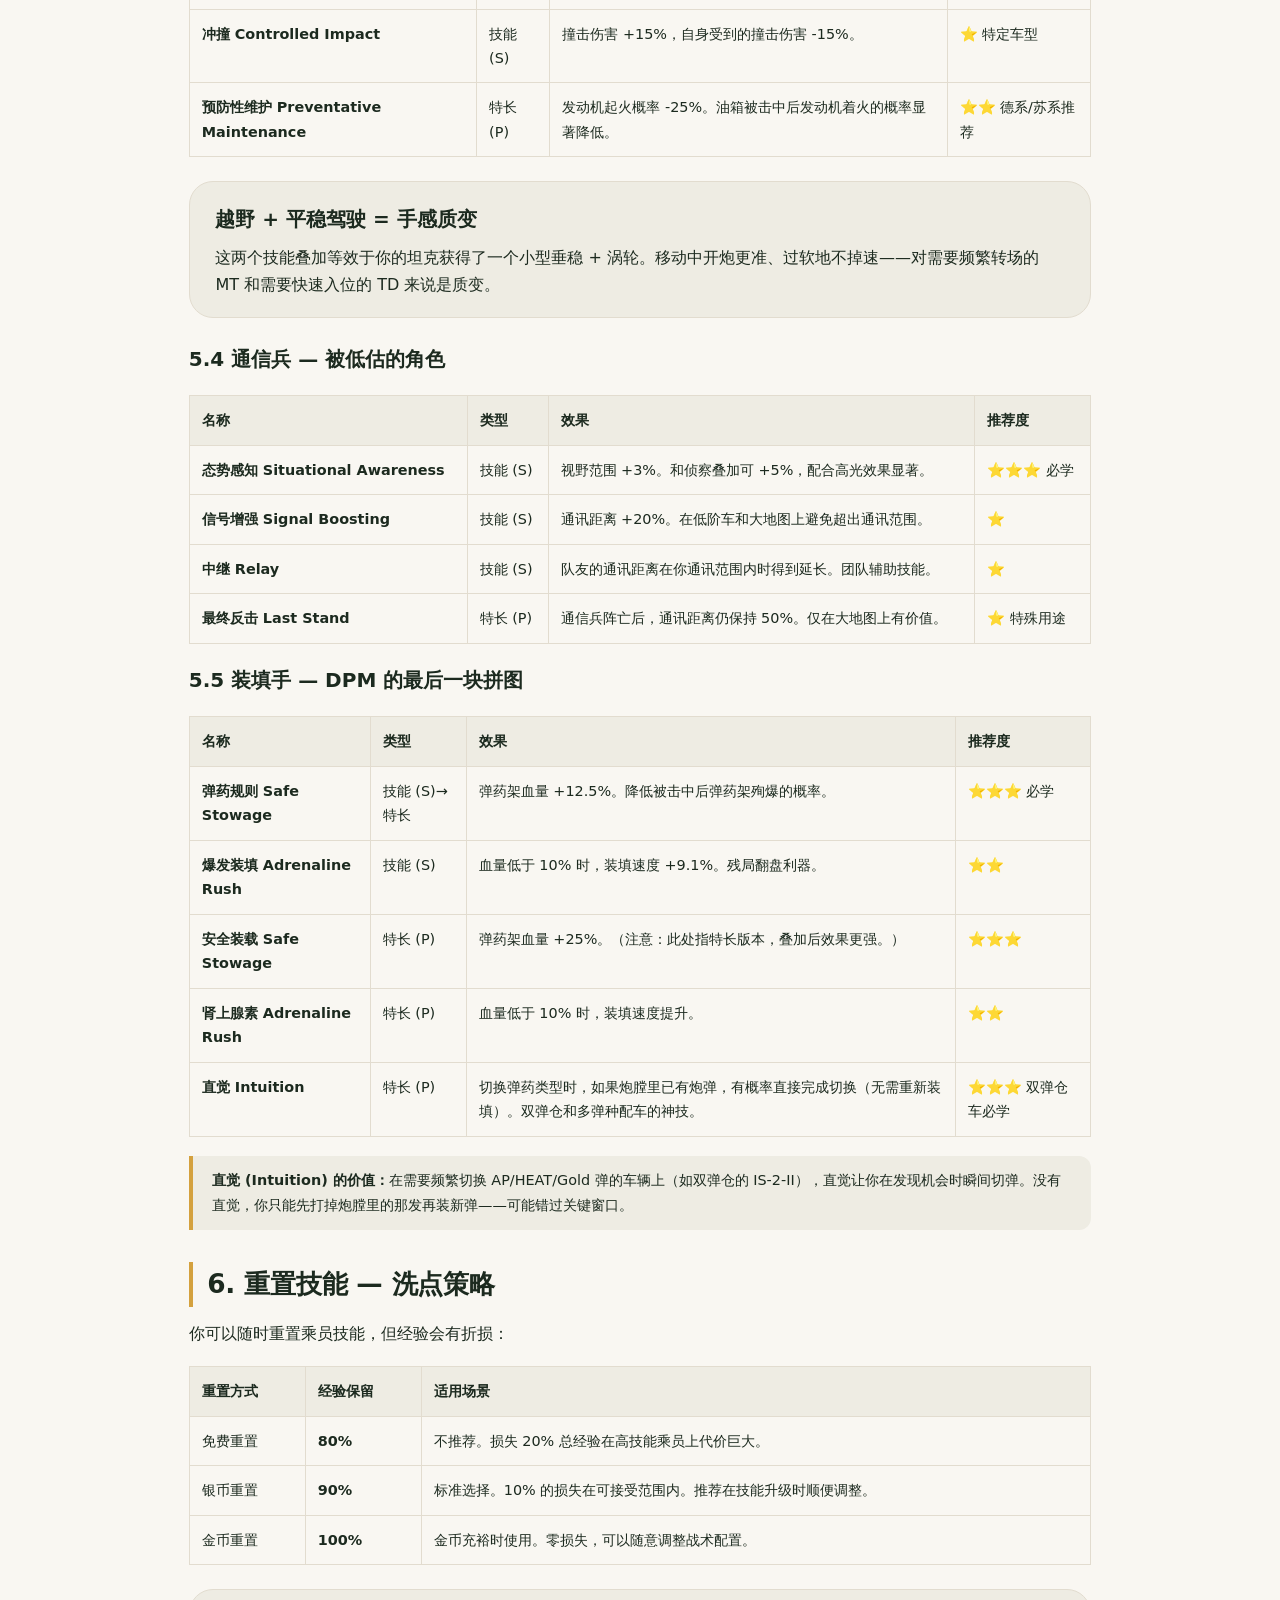
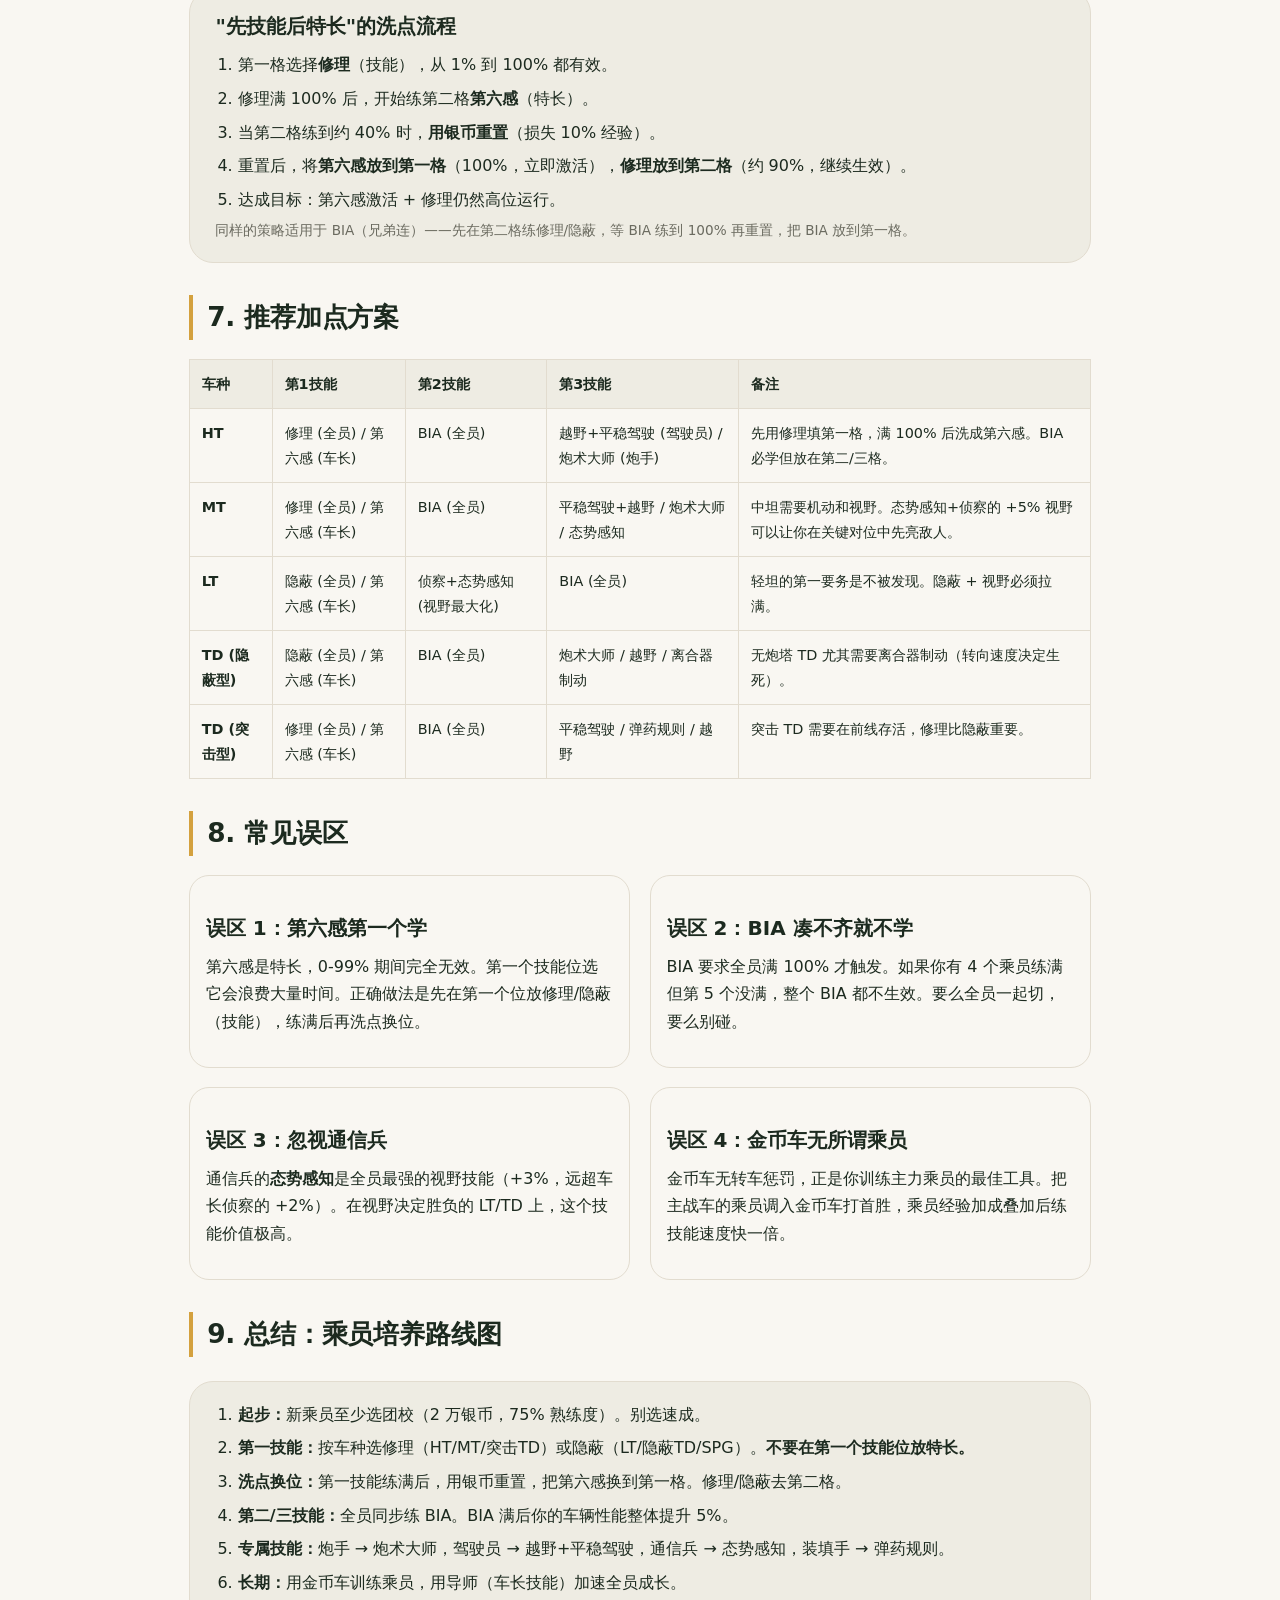
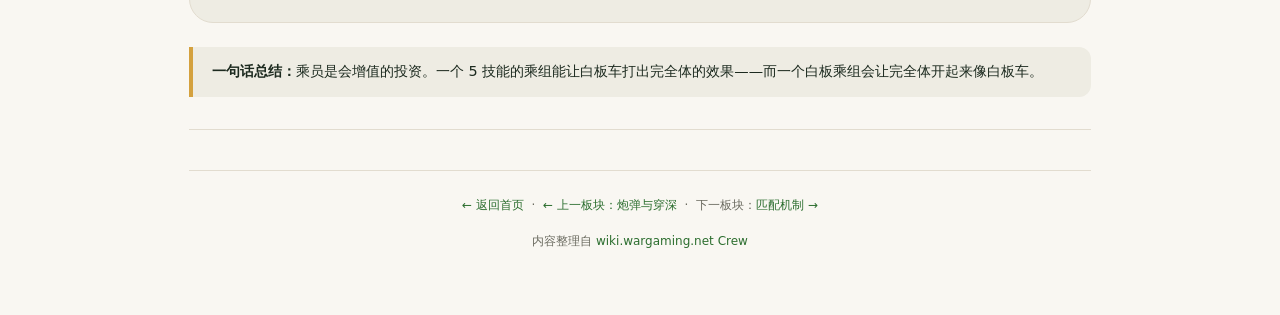
<file: wot-wiki-cn/mechanics/04-crew.html>
<!DOCTYPE html>
<html lang="zh-CN">
<head>
    <meta charset="UTF-8">
    <meta name="viewport" content="width=device-width, initial-scale=1.0">
    <title>乘员系统 · 坦克世界机制精讲</title>
    <link rel="stylesheet" href="../assets/wot-style.css">
</head>
<body>
<div class="container">
    <div class="nav-bar">
        <div>
            <h1>乘员系统</h1>
            <p class="subtitle">技能与特长 · 训练与重置 · 角色分工 — 你的乘员不只是车里的摆设</p>
        </div>
        <span class="badge badge-accent">P1 · 核心机制</span>
    </div>

    <div class="theme-bar">
        <button class="theme-btn active" id="lightBtn">🌿 浅色·绿黑高效</button>
        <button class="theme-btn" id="darkBtn">🌲 深色·绿白高效</button>
    </div>

    <p>乘员系统是坦克世界最容易被低估的深度机制。一个满技能乘组 vs 白板乘组的差距，<strong>不亚于白板车 vs 完全体</strong>。更短装填、更远视野、更快修理——这些隐性优势累积起来决定胜负。</p>

    <!-- ============================================================ -->
    <h2>1. 乘员角色 — 车里的五个人</h2>

    <p>大多数坦克有 4-6 名乘员，每人承担不同职责。理解每个角色的技能池是正确加点的前提。</p>

    <table>
        <thead>
            <tr><th>角色</th><th>核心职责</th><th>受伤时的影响</th><th>代表技能（S=即时生效 / P=满100%触发）</th></tr>
        </thead>
        <tbody>
            <tr>
                <td><strong>车长</strong></td>
                <td>视野范围、全员协调</td>
                <td>视野降低，其他乘员效率下降</td>
                <td>第六感(P) · 侦察(S) · 鹰眼(P) · 多面手(P) · 导师(S)</td>
            </tr>
            <tr>
                <td><strong>炮手</strong></td>
                <td>精度、瞄准速度、炮塔转速</td>
                <td>精度下降，瞄准变慢</td>
                <td>致命一击(P) · 军械师(S) · 炮术大师(S) · 目标锁定(P)</td>
            </tr>
            <tr>
                <td><strong>驾驶员</strong></td>
                <td>移动速度、转向速度</td>
                <td>加速和转向变慢</td>
                <td>平稳驾驶(S) · 越野(S) · 离合器制动(S) · 预防性维护(P)</td>
            </tr>
            <tr>
                <td><strong>通信兵</strong></td>
                <td>通讯距离、视野辅助</td>
                <td>通讯距离缩短</td>
                <td>态势感知(S) · 信号增强(S) · 中继(S) · 最终反击(P)</td>
            </tr>
            <tr>
                <td><strong>装填手</strong></td>
                <td>装填速度</td>
                <td>装填时间大幅增加</td>
                <td>弹药规则(S) · 爆发装填(S) · 安全装载(P) · 肾上腺素(P) · 直觉(P)</td>
            </tr>
        </tbody>
    </table>

    <div class="callout">
        <strong>注意：</strong>部分车辆的乘员身兼多职（如车长兼任通信兵）。这时该乘员会同时拥有两个角色的技能池，但第六感等特长仍需该乘员存活才能触发。
    </div>

    <!-- ============================================================ -->
    <h2>2. 熟练度系统 — 一切的基础</h2>

    <p>每个乘员都有一个<strong>基础熟练度</strong>（50%-100%），它直接影响所有战斗表现。熟练度低于 100% 时，车辆性能按比例打折。</p>

    <div class="card">
        <h3>熟练度对性能的影响</h3>
        <p style="margin-bottom:0.5rem;">以 75% 熟练度的炮手为例：</p>
        <ul>
            <li>装填时间 +5%（比面板慢）</li>
            <li>瞄准时间 +5%</li>
            <li>精度下降约 5%</li>
            <li>炮塔转速下降约 5%</li>
            <li>视野范围缩小</li>
            <li>移动和转向性能减弱</li>
        </ul>
        <p style="font-size:0.85rem;color:var(--secondary);margin-bottom:0;">简言之：<strong>白板乘员 = 车辆性能打八折</strong>。优先把熟练度拉到 100% 比先学技能更重要。</p>
    </div>

    <h3>2.1 训练选项 — 三种起步方式</h3>

    <table>
        <thead>
            <tr><th>训练方式</th><th>费用</th><th>熟练度</th><th>适用场景</th></tr>
        </thead>
        <tbody>
            <tr>
                <td><strong>军校</strong></td>
                <td>200 金币/人</td>
                <td>100%</td>
                <td>金币充裕时首选。省时省力，直接满状态出战。</td>
            </tr>
            <tr>
                <td><strong>团校</strong></td>
                <td>2万 银币/人</td>
                <td>75%</td>
                <td>银币玩家的标准选择。约 20-30 场可练到 100%。</td>
            </tr>
            <tr>
                <td><strong>速成</strong></td>
                <td>免费</td>
                <td>50%</td>
                <td>不推荐。从 50% 到 100% 需要大量场次，游戏体验极差。</td>
            </tr>
        </tbody>
    </table>

    <div class="callout">
        <strong>给新手的建议：</strong>至少选团校（2万银）。50% 熟练度相当于全程残废——你的装填比别人慢半秒，视野比别人短一截，还没看到敌人就被点亮了。
    </div>

    <h3>2.2 转车惩罚</h3>

    <p>乘员从一辆车转到另一辆车时，熟练度会受到惩罚：</p>

    <table>
        <thead>
            <tr><th>转车类型</th><th>惩罚</th><th>说明</th></tr>
        </thead>
        <tbody>
            <tr><td>同车系、同类型（如 IS → IS-3）</td><td>-25% 熟练度</td><td>需重新训练。用银币训练可回到 75%，金币训练回 100%。</td></tr>
            <tr><td>同车系、不同类型（如 HT 乘员转 MT）</td><td>-50% 熟练度</td><td>惩罚极大，极不推荐。除非用金币全额覆盖。</td></tr>
            <tr><td>跨车系（如苏系→德系）</td><td>不可转</td><td>不同国家的乘员无法互转。</td></tr>
            <tr><td>金币车 / 特种车</td><td>无惩罚</td><td>同类型同国家的乘员可免费调入金币车，不损失熟练度。这也是金币车的隐藏价值之一。</td></tr>
        </tbody>
    </table>

    <div class="card">
        <h3>金币车的隐藏价值：乘员训练加速器</h3>
        <p style="margin-bottom:0;">把主力乘员调进同类型金币车出战，该乘员<strong>享受金币车的经验加成</strong>且不损失熟练度。这意味着你可以用金币车高效训练乘员技能——对练满一个 5-6 技能的乘组至关重要。</p>
    </div>

    <!-- ============================================================ -->
    <h2>3. 技能 (Skills) vs 特长 (Perks) — 核心区别</h2>

    <p>这是乘员系统中最常被搞混的概念。两者机制完全不同：</p>

    <div class="card-row">
        <div class="card-col">
            <h3>技能 Skills</h3>
            <p>从 1% 起<strong>即时生效</strong>，按比例增强。修到 50% 就有 50% 的效果。</p>
            <p style="font-size:0.85rem;color:var(--secondary);">例：修理（Repair）50% → 修理时间减半。<br>隐蔽（Camo）80% → 获得 80% 的隐蔽加成。</p>
        </div>
        <div class="card-col">
            <h3>特长 Perks</h3>
            <p>必须练到 <strong>100% 才激活</strong>，0-99% 期间完全无效。激活后效果全量释放。</p>
            <p style="font-size:0.85rem;color:var(--secondary);">例：第六感 99% = 没有任何效果。<br>第六感 100% = 被点亮 3 秒后亮灯。</p>
        </div>
    </div>

    <div class="callout">
        <strong>加点策略（重要）：</strong>第一个技能位建议选 <strong>修理</strong>（技能，即时生效）而不是第六感（特长，100% 才触发）。修理从 1% 就开始帮你加速修履带。等修理满 100% 后，<strong>用银币重置</strong>，把第六感换到第一格——这样 100% 的修理不会浪费，直接转入第二格继续生效。这叫"先技能后特长"。
    </div>

    <!-- ============================================================ -->
    <h2>4. 通用技能与特长</h2>

    <p>以下三项是<strong>所有角色</strong>都可以学习的：</p>

    <table>
        <thead>
            <tr><th>名称</th><th>类型</th><th>效果</th><th>优先级</th></tr>
        </thead>
        <tbody>
            <tr>
                <td><strong>修理 Repair</strong></td>
                <td>技能 (S)</td>
                <td>加快模块修理速度。五人全满时，断带修理时间从 ~7s 缩至 ~2s。</td>
                <td>⭐ 必学</td>
            </tr>
            <tr>
                <td><strong>隐蔽 Camouflage</strong></td>
                <td>技能 (S)</td>
                <td>降低静止和移动隐蔽值。五人全满时，静止隐蔽值约提升 80%。</td>
                <td>视车种</td>
            </tr>
            <tr>
                <td><strong>灭火 Firefighting</strong></td>
                <td>技能 (S)</td>
                <td>缩短起火持续时间，减少火烧伤害。五人全满约缩短 50%。</td>
                <td>低</td>
            </tr>
            <tr>
                <td><strong>兄弟连 BIA</strong></td>
                <td>特长 (P)</td>
                <td>全员熟练度 +5%（等效通风）。<strong>必须全员 100% 才生效</strong>，一人没满全队无效。</td>
                <td>⭐ 第二/三技能</td>
            </tr>
        </tbody>
    </table>

    <div class="card">
        <h3>修理 vs 隐蔽：按车种选择第一技能</h3>
        <ul>
            <li><strong>HT 重型坦克：</strong>修理优先。断带 = 死亡。2 秒修好履带是生存底线。</li>
            <li><strong>MT 中型坦克：</strong>修理优先。中坦需要频繁换位，断带后快速恢复机动是关键。</li>
            <li><strong>LT 轻型坦克：</strong>隐蔽优先。你的生存完全依赖不被发现。</li>
            <li><strong>TD 坦克歼击车：</strong>隐蔽优先（无炮塔 TD）或修理优先（突击 TD）。</li>
            <li><strong>SPG 自行火炮：</strong>隐蔽优先。被发现意味着死亡。</li>
        </ul>
    </div>

    <!-- ============================================================ -->
    <h2>5. 各角色专属技能与特长</h2>

    <h3>5.1 车长 — 最重要的乘员</h3>

    <table>
        <thead>
            <tr><th>名称</th><th>类型</th><th>效果</th><th>推荐度</th></tr>
        </thead>
        <tbody>
            <tr>
                <td><strong>第六感 Sixth Sense</strong></td>
                <td>特长 (P)</td>
                <td>被敌人点亮后 3 秒，屏幕上出现灯泡图标。游戏中最关键的信息提示。</td>
                <td>⭐⭐⭐ 第一特长</td>
            </tr>
            <tr>
                <td><strong>侦察 Recon</strong></td>
                <td>技能 (S)</td>
                <td>视野范围 +2%（配合高光/炮队镜效果更显著）。</td>
                <td>⭐⭐ LT/TD 必学</td>
            </tr>
            <tr>
                <td><strong>鹰眼 Eagle Eye</strong></td>
                <td>特长 (P)</td>
                <td>瞄准敌人 4 秒后显示其受损模块（弹药架/发动机/乘员等）。</td>
                <td>⭐ 高手向</td>
            </tr>
            <tr>
                <td><strong>多面手 Jack of All Trades</strong></td>
                <td>特长 (P)</td>
                <td>其他乘员阵亡时，车长代替其职能（效率降低）。相当于给每个乘员买了一份保险。</td>
                <td>⭐ HT/MT 推荐</td>
            </tr>
            <tr>
                <td><strong>导师 Mentor</strong></td>
                <td>技能 (S)</td>
                <td>其他乘员获得的经验 +10%（车长本人除外）。长期练乘员的加速器。</td>
                <td>⭐ 长期玩家</td>
            </tr>
        </tbody>
    </table>

    <div class="callout">
        <strong>第六感是必学的。</strong>没有第六感，你永远不知道敌人是否看见了你。3 秒延迟意味着你需要在暴露后立即做出反应——发现灯泡亮起，立刻找掩体。
    </div>

    <h3>5.2 炮手 — 输出核心</h3>

    <table>
        <thead>
            <tr><th>名称</th><th>类型</th><th>效果</th><th>推荐度</th></tr>
        </thead>
        <tbody>
            <tr>
                <td><strong>致命一击 Deadeye</strong></td>
                <td>特长 (P)</td>
                <td>AP/APCR/HEAT 击中敌方模块时，模块伤害 +3%。提升打坏弹药架/发动机的概率。</td>
                <td>⭐⭐ 输出位</td>
            </tr>
            <tr>
                <td><strong>军械师 Armorer</strong></td>
                <td>技能 (S)</td>
                <td>受损火炮的精度惩罚降低 20%。炮管被打黄时尤其有用。</td>
                <td>⭐⭐</td>
            </tr>
            <tr>
                <td><strong>炮术大师 Snap Shot</strong></td>
                <td>技能 (S)</td>
                <td>炮塔旋转时精度惩罚降低 7.5%。移动射击/甩炮时手感提升明显。</td>
                <td>⭐⭐⭐ 必学</td>
            </tr>
            <tr>
                <td><strong>目标锁定 Designated Target</strong></td>
                <td>特长 (P)</td>
                <td>被你点亮的敌人，从你视野中消失后额外多亮 2 秒。团队侦察的强力技能。</td>
                <td>⭐⭐ LT/TD 推荐</td>
            </tr>
        </tbody>
    </table>

    <h3>5.3 驾驶员 — 操控感的关键</h3>

    <table>
        <thead>
            <tr><th>名称</th><th>类型</th><th>效果</th><th>推荐度</th></tr>
        </thead>
        <tbody>
            <tr>
                <td><strong>平稳驾驶 Smooth Ride</strong></td>
                <td>技能 (S)</td>
                <td>行驶中精度惩罚降低 4%。和垂稳叠加效果极佳。</td>
                <td>⭐⭐⭐ 必学</td>
            </tr>
            <tr>
                <td><strong>越野 Off-Road Driving</strong></td>
                <td>技能 (S)</td>
                <td>在软地和中等地形的通过性提升 10%/2.5%。加速和转向更快。</td>
                <td>⭐⭐⭐ 必学</td>
            </tr>
            <tr>
                <td><strong>离合器制动 Clutch Braking</strong></td>
                <td>技能 (S)</td>
                <td>车体转向速度 +5%。无炮塔 TD 和 HT 近战缠斗时价值极高。</td>
                <td>⭐⭐ TD/HT 推荐</td>
            </tr>
            <tr>
                <td><strong>冲撞 Controlled Impact</strong></td>
                <td>技能 (S)</td>
                <td>撞击伤害 +15%，自身受到的撞击伤害 -15%。</td>
                <td>⭐ 特定车型</td>
            </tr>
            <tr>
                <td><strong>预防性维护 Preventative Maintenance</strong></td>
                <td>特长 (P)</td>
                <td>发动机起火概率 -25%。油箱被击中后发动机着火的概率显著降低。</td>
                <td>⭐⭐ 德系/苏系推荐</td>
            </tr>
        </tbody>
    </table>

    <div class="card">
        <h3>越野 + 平稳驾驶 = 手感质变</h3>
        <p style="margin-bottom:0;">这两个技能叠加等效于你的坦克获得了一个小型垂稳 + 涡轮。移动中开炮更准、过软地不掉速——对需要频繁转场的 MT 和需要快速入位的 TD 来说是质变。</p>
    </div>

    <h3>5.4 通信兵 — 被低估的角色</h3>

    <table>
        <thead>
            <tr><th>名称</th><th>类型</th><th>效果</th><th>推荐度</th></tr>
        </thead>
        <tbody>
            <tr>
                <td><strong>态势感知 Situational Awareness</strong></td>
                <td>技能 (S)</td>
                <td>视野范围 +3%。和侦察叠加可 +5%，配合高光效果显著。</td>
                <td>⭐⭐⭐ 必学</td>
            </tr>
            <tr>
                <td><strong>信号增强 Signal Boosting</strong></td>
                <td>技能 (S)</td>
                <td>通讯距离 +20%。在低阶车和大地图上避免超出通讯范围。</td>
                <td>⭐</td>
            </tr>
            <tr>
                <td><strong>中继 Relay</strong></td>
                <td>技能 (S)</td>
                <td>队友的通讯距离在你通讯范围内时得到延长。团队辅助技能。</td>
                <td>⭐</td>
            </tr>
            <tr>
                <td><strong>最终反击 Last Stand</strong></td>
                <td>特长 (P)</td>
                <td>通信兵阵亡后，通讯距离仍保持 50%。仅在大地图上有价值。</td>
                <td>⭐ 特殊用途</td>
            </tr>
        </tbody>
    </table>

    <h3>5.5 装填手 — DPM 的最后一块拼图</h3>

    <table>
        <thead>
            <tr><th>名称</th><th>类型</th><th>效果</th><th>推荐度</th></tr>
        </thead>
        <tbody>
            <tr>
                <td><strong>弹药规则 Safe Stowage</strong></td>
                <td>技能 (S)→特长</td>
                <td>弹药架血量 +12.5%。降低被击中后弹药架殉爆的概率。</td>
                <td>⭐⭐⭐ 必学</td>
            </tr>
            <tr>
                <td><strong>爆发装填 Adrenaline Rush</strong></td>
                <td>技能 (S)</td>
                <td>血量低于 10% 时，装填速度 +9.1%。残局翻盘利器。</td>
                <td>⭐⭐</td>
            </tr>
            <tr>
                <td><strong>安全装载 Safe Stowage</strong></td>
                <td>特长 (P)</td>
                <td>弹药架血量 +25%。（注意：此处指特长版本，叠加后效果更强。）</td>
                <td>⭐⭐⭐</td>
            </tr>
            <tr>
                <td><strong>肾上腺素 Adrenaline Rush</strong></td>
                <td>特长 (P)</td>
                <td>血量低于 10% 时，装填速度提升。</td>
                <td>⭐⭐</td>
            </tr>
            <tr>
                <td><strong>直觉 Intuition</strong></td>
                <td>特长 (P)</td>
                <td>切换弹药类型时，如果炮膛里已有炮弹，有概率直接完成切换（无需重新装填）。双弹仓和多弹种配车的神技。</td>
                <td>⭐⭐⭐ 双弹仓车必学</td>
            </tr>
        </tbody>
    </table>

    <div class="callout">
        <strong>直觉 (Intuition) 的价值：</strong>在需要频繁切换 AP/HEAT/Gold 弹的车辆上（如双弹仓的 IS-2-II），直觉让你在发现机会时瞬间切弹。没有直觉，你只能先打掉炮膛里的那发再装新弹——可能错过关键窗口。
    </div>

    <!-- ============================================================ -->
    <h2>6. 重置技能 — 洗点策略</h2>

    <p>你可以随时重置乘员技能，但经验会有折损：</p>

    <table>
        <thead>
            <tr><th>重置方式</th><th>经验保留</th><th>适用场景</th></tr>
        </thead>
        <tbody>
            <tr><td>免费重置</td><td><strong>80%</strong></td><td>不推荐。损失 20% 总经验在高技能乘员上代价巨大。</td>
            </tr>
            <tr><td>银币重置</td><td><strong>90%</strong></td>
            <td>标准选择。10% 的损失在可接受范围内。推荐在技能升级时顺便调整。</td>
            </tr>
            <tr><td>金币重置</td><td><strong>100%</strong></td>
            <td>金币充裕时使用。零损失，可以随意调整战术配置。</td>
            </tr>
        </tbody>
    </table>

    <div class="card">
        <h3>"先技能后特长"的洗点流程</h3>
        <ol>
            <li>第一格选择<strong>修理</strong>（技能），从 1% 到 100% 都有效。</li>
            <li>修理满 100% 后，开始练第二格<strong>第六感</strong>（特长）。</li>
            <li>当第二格练到约 40% 时，<strong>用银币重置</strong>（损失 10% 经验）。</li>
            <li>重置后，将<strong>第六感放到第一格</strong>（100%，立即激活），<strong>修理放到第二格</strong>（约 90%，继续生效）。</li>
            <li>达成目标：第六感激活 + 修理仍然高位运行。</li>
        </ol>
        <p style="margin-bottom:0;font-size:0.85rem;color:var(--secondary);">同样的策略适用于 BIA（兄弟连）——先在第二格练修理/隐蔽，等 BIA 练到 100% 再重置，把 BIA 放到第一格。</p>
    </div>

    <!-- ============================================================ -->
    <h2>7. 推荐加点方案</h2>

    <table>
        <thead>
            <tr><th>车种</th><th>第1技能</th><th>第2技能</th><th>第3技能</th><th>备注</th></tr>
        </thead>
        <tbody>
            <tr>
                <td><strong>HT</strong></td>
                <td>修理 (全员) / 第六感 (车长)</td>
                <td>BIA (全员)</td>
                <td>越野+平稳驾驶 (驾驶员) / 炮术大师 (炮手)</td>
                <td>先用修理填第一格，满 100% 后洗成第六感。BIA 必学但放在第二/三格。</td>
            </tr>
            <tr>
                <td><strong>MT</strong></td>
                <td>修理 (全员) / 第六感 (车长)</td>
                <td>BIA (全员)</td>
                <td>平稳驾驶+越野 / 炮术大师 / 态势感知</td>
                <td>中坦需要机动和视野。态势感知+侦察的 +5% 视野可以让你在关键对位中先亮敌人。</td>
            </tr>
            <tr>
                <td><strong>LT</strong></td>
                <td>隐蔽 (全员) / 第六感 (车长)</td>
                <td>侦察+态势感知 (视野最大化)</td>
                <td>BIA (全员)</td>
                <td>轻坦的第一要务是不被发现。隐蔽 + 视野必须拉满。</td>
            </tr>
            <tr>
                <td><strong>TD (隐蔽型)</strong></td>
                <td>隐蔽 (全员) / 第六感 (车长)</td>
                <td>BIA (全员)</td>
                <td>炮术大师 / 越野 / 离合器制动</td>
                <td>无炮塔 TD 尤其需要离合器制动（转向速度决定生死）。</td>
            </tr>
            <tr>
                <td><strong>TD (突击型)</strong></td>
                <td>修理 (全员) / 第六感 (车长)</td>
                <td>BIA (全员)</td>
                <td>平稳驾驶 / 弹药规则 / 越野</td>
                <td>突击 TD 需要在前线存活，修理比隐蔽重要。</td>
            </tr>
        </tbody>
    </table>

    <!-- ============================================================ -->
    <h2>8. 常见误区</h2>

    <div class="card-row">
        <div class="card-col">
            <h3>误区 1：第六感第一个学</h3>
            <p>第六感是特长，0-99% 期间完全无效。第一个技能位选它会浪费大量时间。正确做法是先在第一个位放修理/隐蔽（技能），练满后再洗点换位。</p>
        </div>
        <div class="card-col">
            <h3>误区 2：BIA 凑不齐就不学</h3>
            <p>BIA 要求全员满 100% 才触发。如果你有 4 个乘员练满但第 5 个没满，整个 BIA 都不生效。要么全员一起切，要么别碰。</p>
        </div>
    </div>
    <div class="card-row">
        <div class="card-col">
            <h3>误区 3：忽视通信兵</h3>
            <p>通信兵的<strong>态势感知</strong>是全员最强的视野技能（+3%，远超车长侦察的 +2%）。在视野决定胜负的 LT/TD 上，这个技能价值极高。</p>
        </div>
        <div class="card-col">
            <h3>误区 4：金币车无所谓乘员</h3>
            <p>金币车无转车惩罚，正是你训练主力乘员的最佳工具。把主战车的乘员调入金币车打首胜，乘员经验加成叠加后练技能速度快一倍。</p>
        </div>
    </div>

    <!-- ============================================================ -->
    <h2>9. 总结：乘员培养路线图</h2>

    <div class="card">
        <ol>
            <li><strong>起步：</strong>新乘员至少选团校（2 万银币，75% 熟练度）。别选速成。</li>
            <li><strong>第一技能：</strong>按车种选修理（HT/MT/突击TD）或隐蔽（LT/隐蔽TD/SPG）。<strong>不要在第一个技能位放特长。</strong></li>
            <li><strong>洗点换位：</strong>第一技能练满后，用银币重置，把第六感换到第一格。修理/隐蔽去第二格。</li>
            <li><strong>第二/三技能：</strong>全员同步练 BIA。BIA 满后你的车辆性能整体提升 5%。</li>
            <li><strong>专属技能：</strong>炮手 → 炮术大师，驾驶员 → 越野+平稳驾驶，通信兵 → 态势感知，装填手 → 弹药规则。</li>
            <li><strong>长期：</strong>用金币车训练乘员，用导师（车长技能）加速全员成长。</li>
        </ol>
    </div>

    <div class="callout">
        <strong>一句话总结：</strong>乘员是会增值的投资。一个 5 技能的乘组能让白板车打出完全体的效果——而一个白板乘组会让完全体开起来像白板车。
    </div>

    <!-- ============================================================ -->
    <hr>
    <div class="footer">
        <p>
            <a href="../index.html">← 返回首页</a> &nbsp;·&nbsp;
            <a href="03-shells.html">← 上一板块：炮弹与穿深</a> &nbsp;·&nbsp;
            下一板块：<a href="05-matchmaking.html">匹配机制 →</a>
        </p>
        <p style="margin-top:0.5rem;">内容整理自 <a href="https://wiki.wargaming.net/en/Crew">wiki.wargaming.net Crew</a></p>
    </div>
</div>

<script>
(function() {
    var root = document.documentElement;
    var lightBtn = document.getElementById('lightBtn');
    var darkBtn = document.getElementById('darkBtn');
    function setTheme(name) {
        if (name === 'dark') {
            root.style.setProperty('--bg', 'var(--dark-bg)');
            root.style.setProperty('--text', 'var(--dark-text)');
            root.style.setProperty('--link', 'var(--dark-link)');
            root.style.setProperty('--accent', 'var(--dark-accent)');
            root.style.setProperty('--secondary', 'var(--dark-secondary)');
            root.style.setProperty('--border', 'var(--dark-border)');
            root.style.setProperty('--card-bg', 'var(--dark-card-bg)');
            darkBtn.classList.add('active'); lightBtn.classList.remove('active');
            localStorage.setItem('wot-theme', 'dark');
        } else {
            root.style.setProperty('--bg', 'var(--light-bg)');
            root.style.setProperty('--text', 'var(--light-text)');
            root.style.setProperty('--link', 'var(--light-link)');
            root.style.setProperty('--accent', 'var(--light-accent)');
            root.style.setProperty('--secondary', 'var(--light-secondary)');
            root.style.setProperty('--border', 'var(--light-border)');
            root.style.setProperty('--card-bg', 'var(--light-card-bg)');
            lightBtn.classList.add('active'); darkBtn.classList.remove('active');
            localStorage.setItem('wot-theme', 'light');
        }
    }
    var saved = localStorage.getItem('wot-theme');
    setTheme(saved === 'dark' ? 'dark' : 'light');
    lightBtn.addEventListener('click', function() { setTheme('light'); });
    darkBtn.addEventListener('click', function() { setTheme('dark'); });
})();
</script>
</body>
</html>
</file>
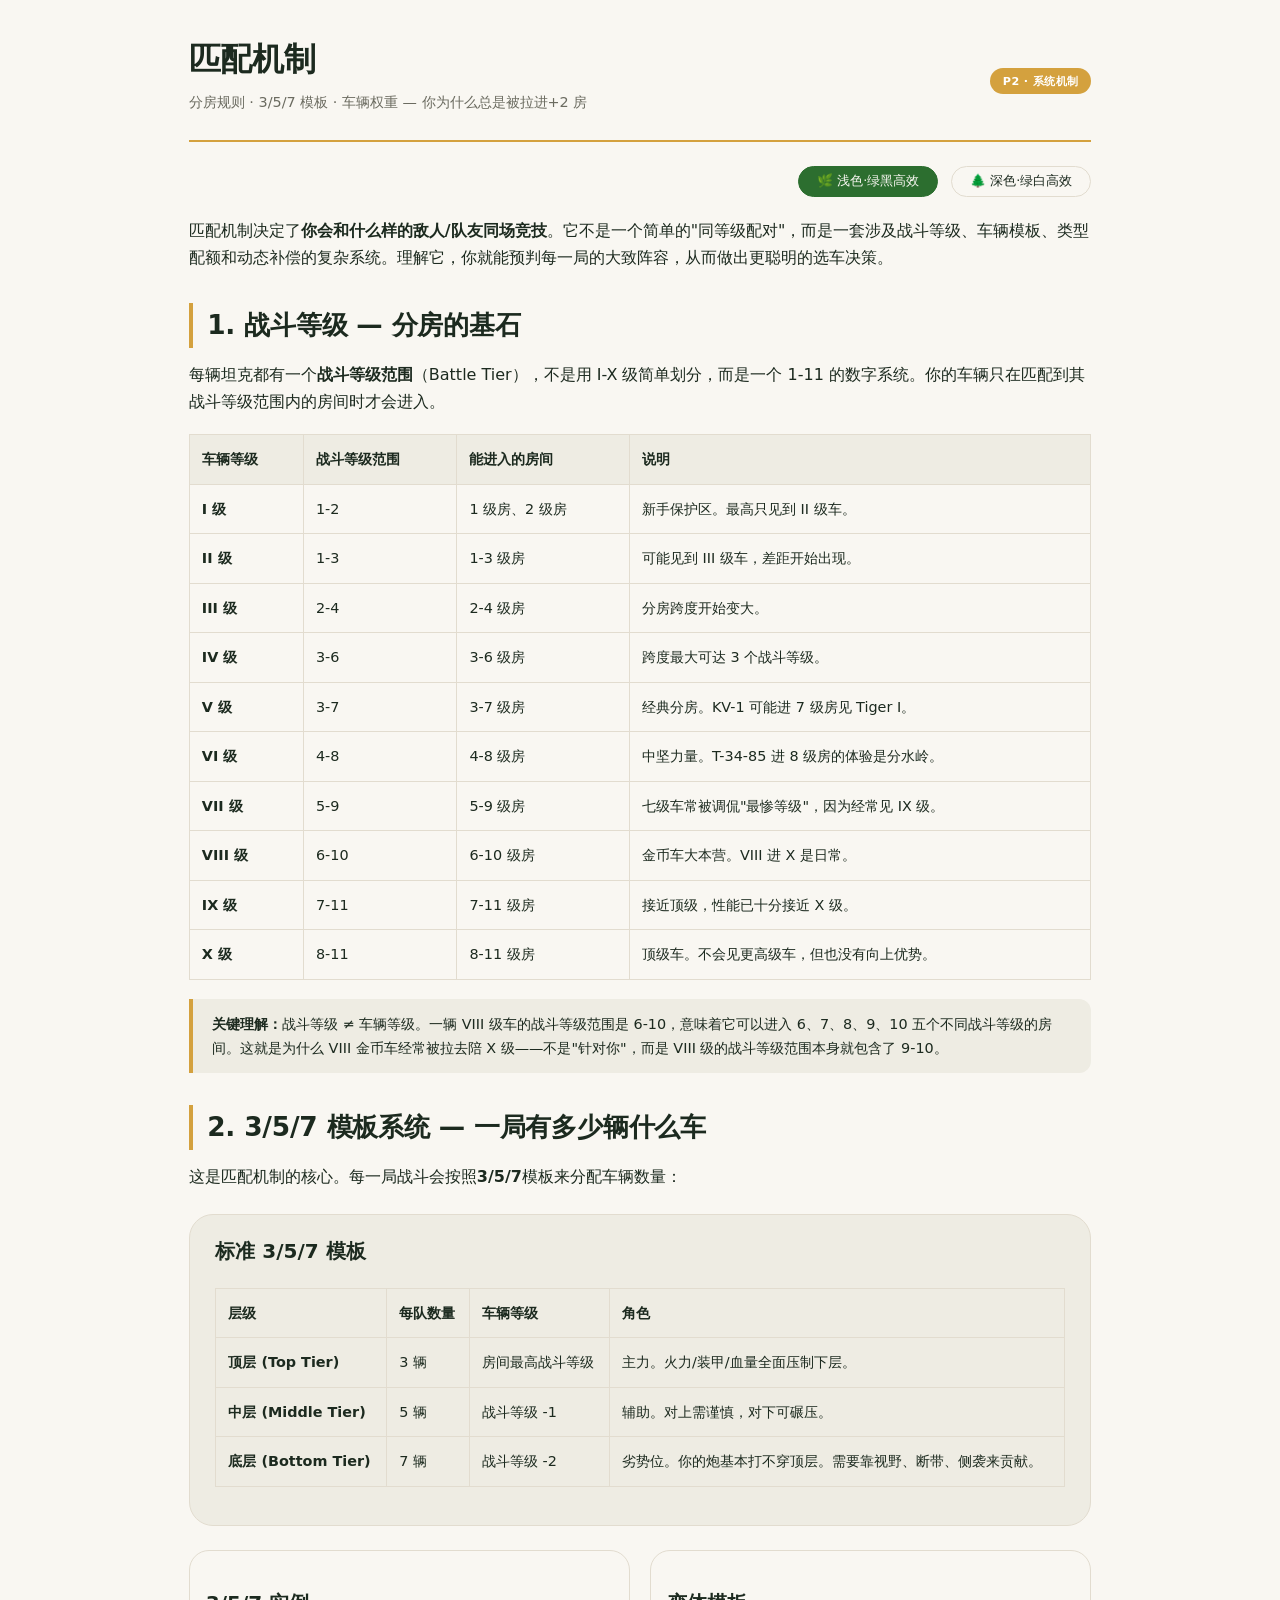
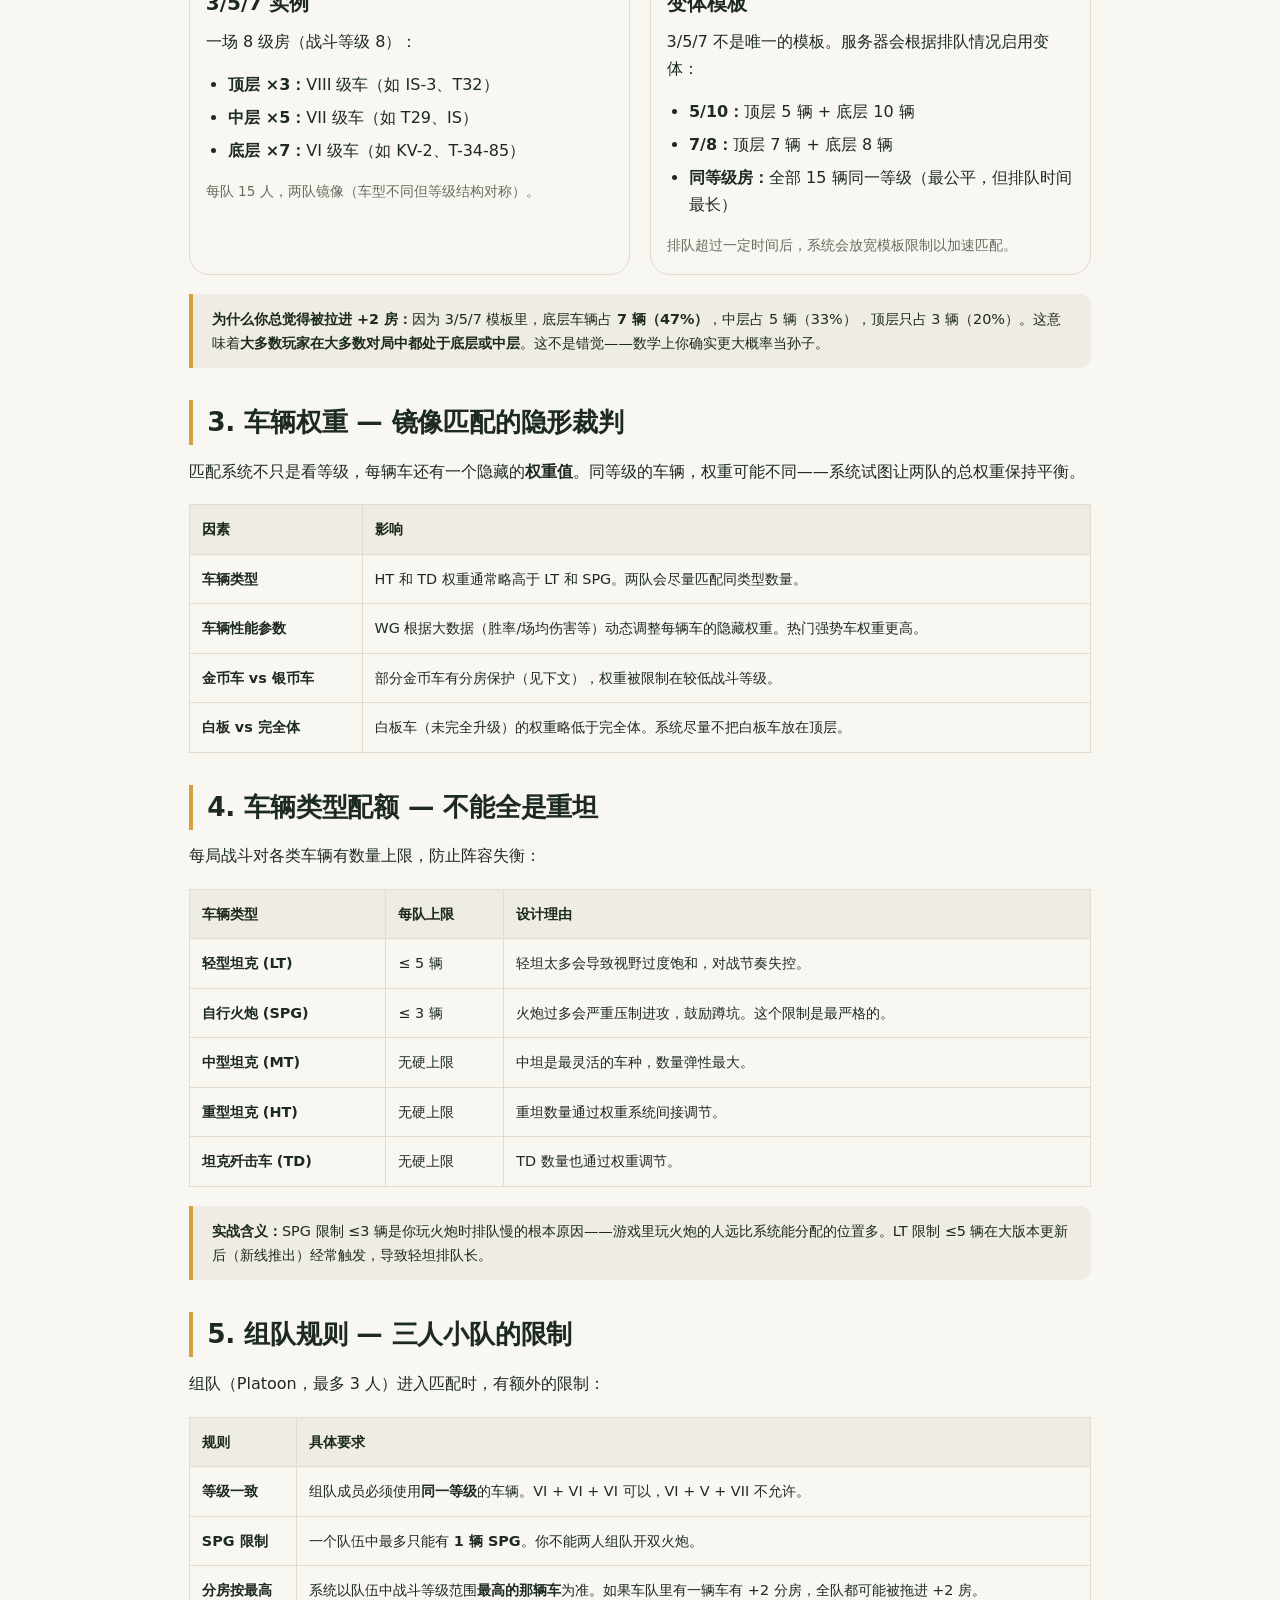
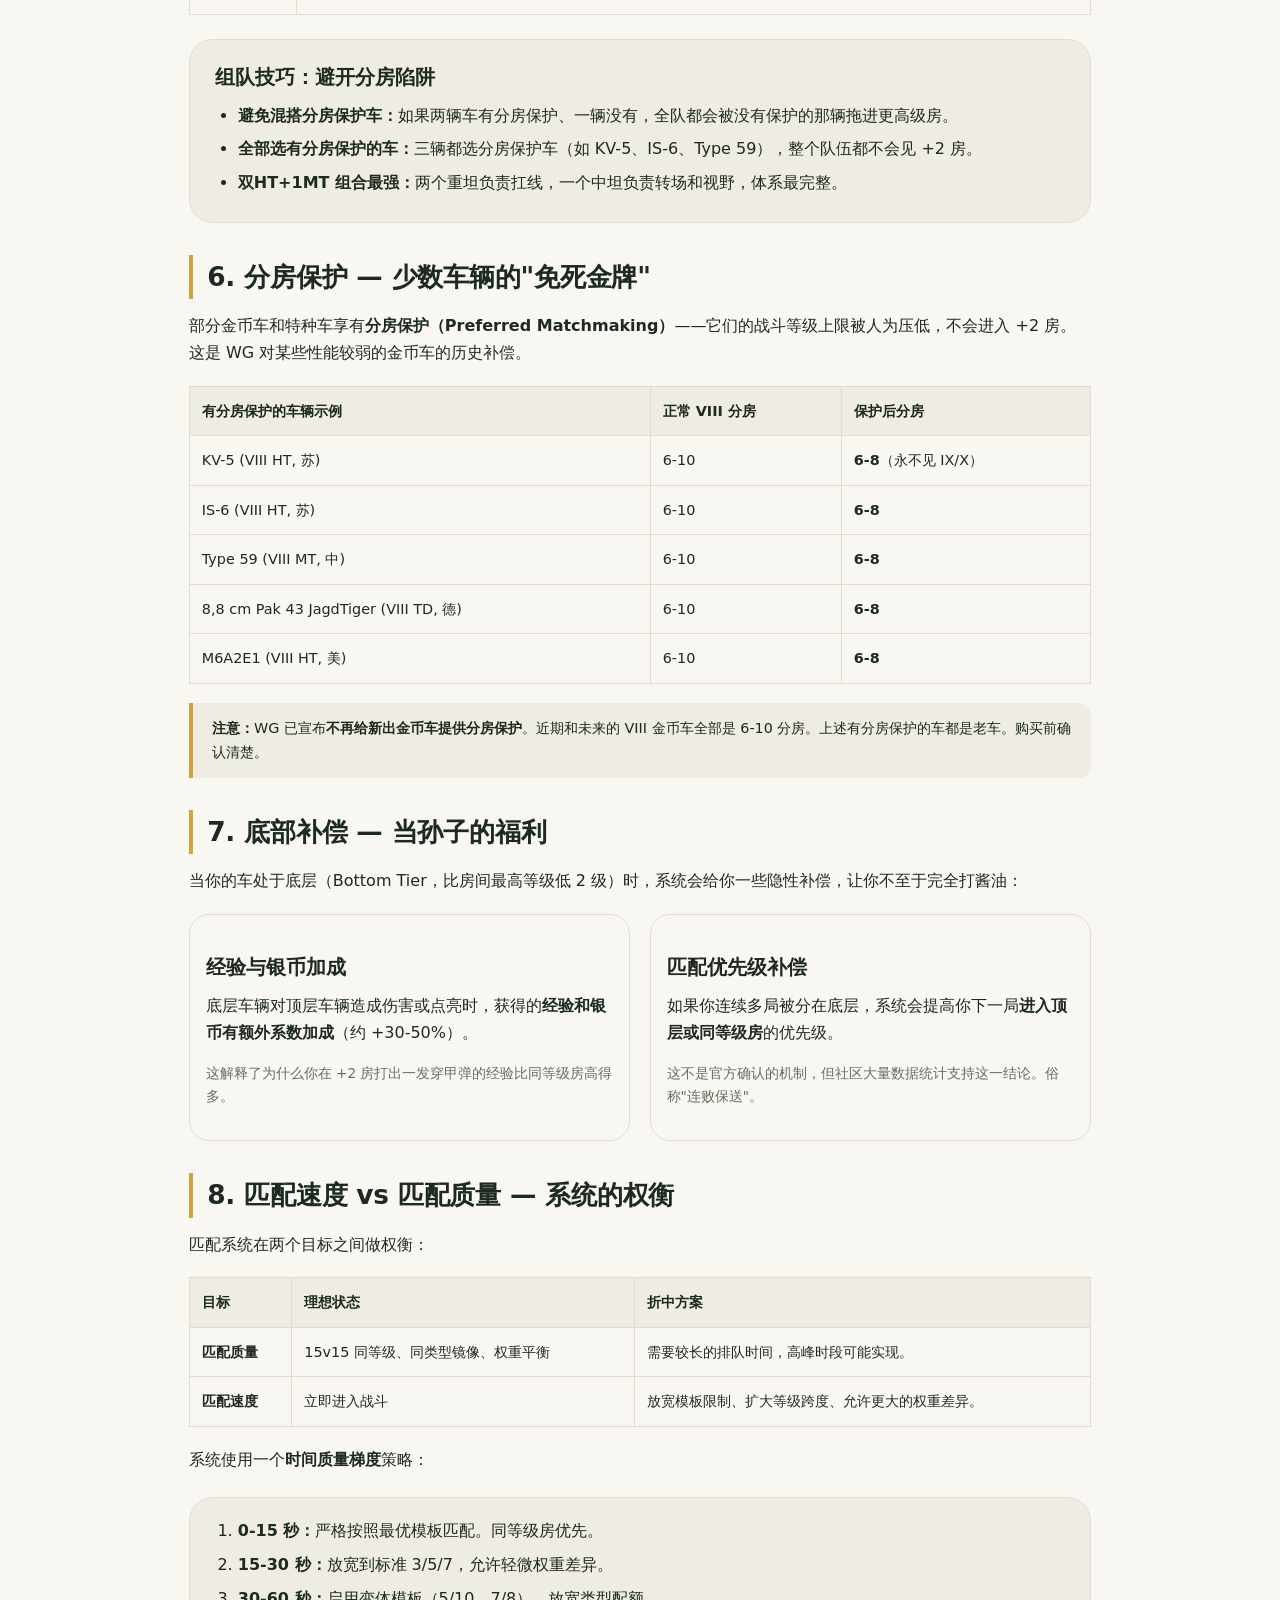
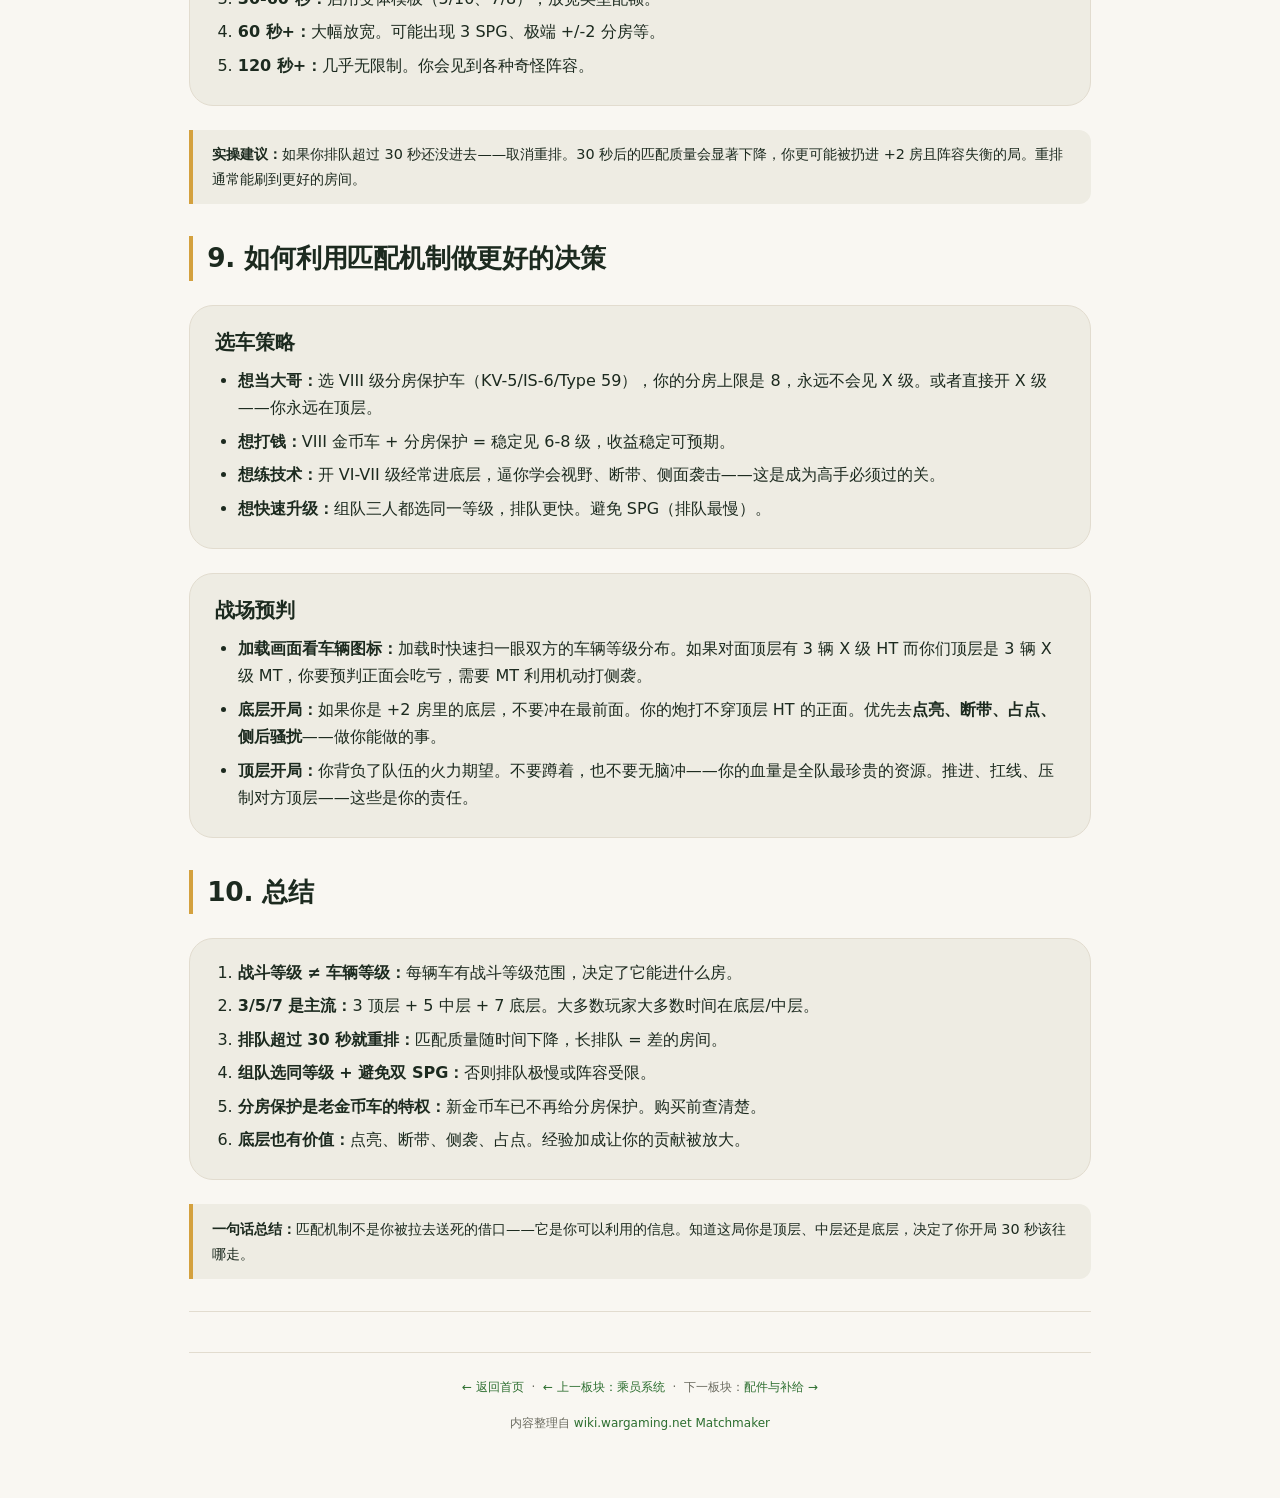
<file: wot-wiki-cn/mechanics/05-matchmaking.html>
<!DOCTYPE html>
<html lang="zh-CN">
<head>
    <meta charset="UTF-8">
    <meta name="viewport" content="width=device-width, initial-scale=1.0">
    <title>匹配机制 · 坦克世界机制精讲</title>
    <link rel="stylesheet" href="../assets/wot-style.css">
</head>
<body>
<div class="container">
    <div class="nav-bar">
        <div>
            <h1>匹配机制</h1>
            <p class="subtitle">分房规则 · 3/5/7 模板 · 车辆权重 — 你为什么总是被拉进+2 房</p>
        </div>
        <span class="badge badge-accent">P2 · 系统机制</span>
    </div>

    <div class="theme-bar">
        <button class="theme-btn active" id="lightBtn">🌿 浅色·绿黑高效</button>
        <button class="theme-btn" id="darkBtn">🌲 深色·绿白高效</button>
    </div>

    <p>匹配机制决定了<strong>你会和什么样的敌人/队友同场竞技</strong>。它不是一个简单的"同等级配对"，而是一套涉及战斗等级、车辆模板、类型配额和动态补偿的复杂系统。理解它，你就能预判每一局的大致阵容，从而做出更聪明的选车决策。</p>

    <!-- ============================================================ -->
    <h2>1. 战斗等级 — 分房的基石</h2>

    <p>每辆坦克都有一个<strong>战斗等级范围</strong>（Battle Tier），不是用 I-X 级简单划分，而是一个 1-11 的数字系统。你的车辆只在匹配到其战斗等级范围内的房间时才会进入。</p>

    <table>
        <thead>
            <tr><th>车辆等级</th><th>战斗等级范围</th><th>能进入的房间</th><th>说明</th></tr>
        </thead>
        <tbody>
            <tr><td><strong>I 级</strong></td><td>1-2</td><td>1 级房、2 级房</td><td>新手保护区。最高只见到 II 级车。</td></tr>
            <tr><td><strong>II 级</strong></td><td>1-3</td><td>1-3 级房</td><td>可能见到 III 级车，差距开始出现。</td></tr>
            <tr><td><strong>III 级</strong></td><td>2-4</td><td>2-4 级房</td><td>分房跨度开始变大。</td></tr>
            <tr><td><strong>IV 级</strong></td><td>3-6</td><td>3-6 级房</td><td>跨度最大可达 3 个战斗等级。</td></tr>
            <tr><td><strong>V 级</strong></td><td>3-7</td><td>3-7 级房</td><td>经典分房。KV-1 可能进 7 级房见 Tiger I。</td></tr>
            <tr><td><strong>VI 级</strong></td><td>4-8</td><td>4-8 级房</td><td>中坚力量。T-34-85 进 8 级房的体验是分水岭。</td></tr>
            <tr><td><strong>VII 级</strong></td><td>5-9</td><td>5-9 级房</td><td>七级车常被调侃"最惨等级"，因为经常见 IX 级。</td></tr>
            <tr><td><strong>VIII 级</strong></td><td>6-10</td><td>6-10 级房</td><td>金币车大本营。VIII 进 X 是日常。</td></tr>
            <tr><td><strong>IX 级</strong></td><td>7-11</td><td>7-11 级房</td><td>接近顶级，性能已十分接近 X 级。</td></tr>
            <tr><td><strong>X 级</strong></td><td>8-11</td><td>8-11 级房</td><td>顶级车。不会见更高级车，但也没有向上优势。</td></tr>
        </tbody>
    </table>

    <div class="callout">
        <strong>关键理解：</strong>战斗等级 ≠ 车辆等级。一辆 VIII 级车的战斗等级范围是 6-10，意味着它可以进入 6、7、8、9、10 五个不同战斗等级的房间。这就是为什么 VIII 金币车经常被拉去陪 X 级——不是"针对你"，而是 VIII 级的战斗等级范围本身就包含了 9-10。
    </div>

    <!-- ============================================================ -->
    <h2>2. 3/5/7 模板系统 — 一局有多少辆什么车</h2>

    <p>这是匹配机制的核心。每一局战斗会按照<strong>3/5/7</strong>模板来分配车辆数量：</p>

    <div class="card">
        <h3>标准 3/5/7 模板</h3>
        <table>
            <thead>
                <tr><th>层级</th><th>每队数量</th><th>车辆等级</th><th>角色</th></tr>
            </thead>
            <tbody>
                <tr><td><strong>顶层 (Top Tier)</strong></td><td>3 辆</td><td>房间最高战斗等级</td><td>主力。火力/装甲/血量全面压制下层。</td></tr>
                <tr><td><strong>中层 (Middle Tier)</strong></td><td>5 辆</td><td>战斗等级 -1</td><td>辅助。对上需谨慎，对下可碾压。</td></tr>
                <tr><td><strong>底层 (Bottom Tier)</strong></td><td>7 辆</td><td>战斗等级 -2</td><td>劣势位。你的炮基本打不穿顶层。需要靠视野、断带、侧袭来贡献。</td></tr>
            </tbody>
        </table>
    </div>

    <div class="card-row">
        <div class="card-col">
            <h3>3/5/7 实例</h3>
            <p>一场 8 级房（战斗等级 8）：</p>
            <ul>
                <li><strong>顶层 ×3：</strong>VIII 级车（如 IS-3、T32）</li>
                <li><strong>中层 ×5：</strong>VII 级车（如 T29、IS）</li>
                <li><strong>底层 ×7：</strong>VI 级车（如 KV-2、T-34-85）</li>
            </ul>
            <p style="font-size:0.85rem;color:var(--secondary);margin-bottom:0;">每队 15 人，两队镜像（车型不同但等级结构对称）。</p>
        </div>
        <div class="card-col">
            <h3>变体模板</h3>
            <p>3/5/7 不是唯一的模板。服务器会根据排队情况启用变体：</p>
            <ul>
                <li><strong>5/10：</strong>顶层 5 辆 + 底层 10 辆</li>
                <li><strong>7/8：</strong>顶层 7 辆 + 底层 8 辆</li>
                <li><strong>同等级房：</strong>全部 15 辆同一等级（最公平，但排队时间最长）</li>
            </ul>
            <p style="font-size:0.85rem;color:var(--secondary);margin-bottom:0;">排队超过一定时间后，系统会放宽模板限制以加速匹配。</p>
        </div>
    </div>

    <div class="callout">
        <strong>为什么你总觉得被拉进 +2 房：</strong>因为 3/5/7 模板里，底层车辆占 <strong>7 辆（47%）</strong>，中层占 5 辆（33%），顶层只占 3 辆（20%）。这意味着<strong>大多数玩家在大多数对局中都处于底层或中层</strong>。这不是错觉——数学上你确实更大概率当孙子。
    </div>

    <!-- ============================================================ -->
    <h2>3. 车辆权重 — 镜像匹配的隐形裁判</h2>

    <p>匹配系统不只是看等级，每辆车还有一个隐藏的<strong>权重值</strong>。同等级的车辆，权重可能不同——系统试图让两队的总权重保持平衡。</p>

    <table>
        <thead>
            <tr><th>因素</th><th>影响</th></tr>
        </thead>
        <tbody>
            <tr><td><strong>车辆类型</strong></td><td>HT 和 TD 权重通常略高于 LT 和 SPG。两队会尽量匹配同类型数量。</td></tr>
            <tr><td><strong>车辆性能参数</strong></td><td>WG 根据大数据（胜率/场均伤害等）动态调整每辆车的隐藏权重。热门强势车权重更高。</td></tr>
            <tr><td><strong>金币车 vs 银币车</strong></td><td>部分金币车有分房保护（见下文），权重被限制在较低战斗等级。</td></tr>
            <tr><td><strong>白板 vs 完全体</strong></td><td>白板车（未完全升级）的权重略低于完全体。系统尽量不把白板车放在顶层。</td></tr>
        </tbody>
    </table>

    <!-- ============================================================ -->
    <h2>4. 车辆类型配额 — 不能全是重坦</h2>

    <p>每局战斗对各类车辆有数量上限，防止阵容失衡：</p>

    <table>
        <thead>
            <tr><th>车辆类型</th><th>每队上限</th><th>设计理由</th></tr>
        </thead>
        <tbody>
            <tr><td><strong>轻型坦克 (LT)</strong></td><td>≤ 5 辆</td><td>轻坦太多会导致视野过度饱和，对战节奏失控。</td></tr>
            <tr><td><strong>自行火炮 (SPG)</strong></td><td>≤ 3 辆</td><td>火炮过多会严重压制进攻，鼓励蹲坑。这个限制是最严格的。</td></tr>
            <tr><td><strong>中型坦克 (MT)</strong></td><td>无硬上限</td><td>中坦是最灵活的车种，数量弹性最大。</td></tr>
            <tr><td><strong>重型坦克 (HT)</strong></td><td>无硬上限</td><td>重坦数量通过权重系统间接调节。</td></tr>
            <tr><td><strong>坦克歼击车 (TD)</strong></td><td>无硬上限</td><td>TD 数量也通过权重调节。</td></tr>
        </tbody>
    </table>

    <div class="callout">
        <strong>实战含义：</strong>SPG 限制 ≤3 辆是你玩火炮时排队慢的根本原因——游戏里玩火炮的人远比系统能分配的位置多。LT 限制 ≤5 辆在大版本更新后（新线推出）经常触发，导致轻坦排队长。
    </div>

    <!-- ============================================================ -->
    <h2>5. 组队规则 — 三人小队的限制</h2>

    <p>组队（Platoon，最多 3 人）进入匹配时，有额外的限制：</p>

    <table>
        <thead>
            <tr><th>规则</th><th>具体要求</th></tr>
        </thead>
        <tbody>
            <tr><td><strong>等级一致</strong></td><td>组队成员必须使用<strong>同一等级</strong>的车辆。VI + VI + VI 可以，VI + V + VII 不允许。</td></tr>
            <tr><td><strong>SPG 限制</strong></td><td>一个队伍中最多只能有 <strong>1 辆 SPG</strong>。你不能两人组队开双火炮。</td></tr>
            <tr><td><strong>分房按最高</strong></td><td>系统以队伍中战斗等级范围<strong>最高的那辆车</strong>为准。如果车队里有一辆车有 +2 分房，全队都可能被拖进 +2 房。</td></tr>
        </tbody>
    </table>

    <div class="card">
        <h3>组队技巧：避开分房陷阱</h3>
        <ul>
            <li><strong>避免混搭分房保护车：</strong>如果两辆车有分房保护、一辆没有，全队都会被没有保护的那辆拖进更高级房。</li>
            <li><strong>全部选有分房保护的车：</strong>三辆都选分房保护车（如 KV-5、IS-6、Type 59），整个队伍都不会见 +2 房。</li>
            <li><strong>双HT+1MT 组合最强：</strong>两个重坦负责扛线，一个中坦负责转场和视野，体系最完整。</li>
        </ul>
    </div>

    <!-- ============================================================ -->
    <h2>6. 分房保护 — 少数车辆的"免死金牌"</h2>

    <p>部分金币车和特种车享有<strong>分房保护（Preferred Matchmaking）</strong>——它们的战斗等级上限被人为压低，不会进入 +2 房。这是 WG 对某些性能较弱的金币车的历史补偿。</p>

    <table>
        <thead>
            <tr><th>有分房保护的车辆示例</th><th>正常 VIII 分房</th><th>保护后分房</th></tr>
        </thead>
        <tbody>
            <tr><td>KV-5 (VIII HT, 苏)</td><td>6-10</td><td><strong>6-8</strong>（永不见 IX/X）</td></tr>
            <tr><td>IS-6 (VIII HT, 苏)</td><td>6-10</td><td><strong>6-8</strong></td></tr>
            <tr><td>Type 59 (VIII MT, 中)</td><td>6-10</td><td><strong>6-8</strong></td></tr>
            <tr><td>8,8 cm Pak 43 JagdTiger (VIII TD, 德)</td><td>6-10</td><td><strong>6-8</strong></td></tr>
            <tr><td>M6A2E1 (VIII HT, 美)</td><td>6-10</td><td><strong>6-8</strong></td></tr>
        </tbody>
    </table>

    <div class="callout">
        <strong>注意：</strong>WG 已宣布<strong>不再给新出金币车提供分房保护</strong>。近期和未来的 VIII 金币车全部是 6-10 分房。上述有分房保护的车都是老车。购买前确认清楚。
    </div>

    <!-- ============================================================ -->
    <h2>7. 底部补偿 — 当孙子的福利</h2>

    <p>当你的车处于底层（Bottom Tier，比房间最高等级低 2 级）时，系统会给你一些隐性补偿，让你不至于完全打酱油：</p>

    <div class="card-row">
        <div class="card-col">
            <h3>经验与银币加成</h3>
            <p>底层车辆对顶层车辆造成伤害或点亮时，获得的<strong>经验和银币有额外系数加成</strong>（约 +30-50%）。</p>
            <p style="font-size:0.85rem;color:var(--secondary);">这解释了为什么你在 +2 房打出一发穿甲弹的经验比同等级房高得多。</p>
        </div>
        <div class="card-col">
            <h3>匹配优先级补偿</h3>
            <p>如果你连续多局被分在底层，系统会提高你下一局<strong>进入顶层或同等级房</strong>的优先级。</p>
            <p style="font-size:0.85rem;color:var(--secondary);">这不是官方确认的机制，但社区大量数据统计支持这一结论。俗称"连败保送"。</p>
        </div>
    </div>

    <!-- ============================================================ -->
    <h2>8. 匹配速度 vs 匹配质量 — 系统的权衡</h2>

    <p>匹配系统在两个目标之间做权衡：</p>

    <table>
        <thead>
            <tr><th>目标</th><th>理想状态</th><th>折中方案</th></tr>
        </thead>
        <tbody>
            <tr><td><strong>匹配质量</strong></td><td>15v15 同等级、同类型镜像、权重平衡</td><td>需要较长的排队时间，高峰时段可能实现。</td></tr>
            <tr><td><strong>匹配速度</strong></td><td>立即进入战斗</td><td>放宽模板限制、扩大等级跨度、允许更大的权重差异。</td></tr>
        </tbody>
    </table>

    <p>系统使用一个<strong>时间质量梯度</strong>策略：</p>

    <div class="card">
        <ol>
            <li><strong>0-15 秒：</strong>严格按照最优模板匹配。同等级房优先。</li>
            <li><strong>15-30 秒：</strong>放宽到标准 3/5/7，允许轻微权重差异。</li>
            <li><strong>30-60 秒：</strong>启用变体模板（5/10、7/8），放宽类型配额。</li>
            <li><strong>60 秒+：</strong>大幅放宽。可能出现 3 SPG、极端 +/-2 分房等。</li>
            <li><strong>120 秒+：</strong>几乎无限制。你会见到各种奇怪阵容。</li>
        </ol>
    </div>

    <div class="callout">
        <strong>实操建议：</strong>如果你排队超过 30 秒还没进去——取消重排。30 秒后的匹配质量会显著下降，你更可能被扔进 +2 房且阵容失衡的局。重排通常能刷到更好的房间。
    </div>

    <!-- ============================================================ -->
    <h2>9. 如何利用匹配机制做更好的决策</h2>

    <div class="card">
        <h3>选车策略</h3>
        <ul>
            <li><strong>想当大哥：</strong>选 VIII 级分房保护车（KV-5/IS-6/Type 59），你的分房上限是 8，永远不会见 X 级。或者直接开 X 级——你永远在顶层。</li>
            <li><strong>想打钱：</strong>VIII 金币车 + 分房保护 = 稳定见 6-8 级，收益稳定可预期。</li>
            <li><strong>想练技术：</strong>开 VI-VII 级经常进底层，逼你学会视野、断带、侧面袭击——这是成为高手必须过的关。</li>
            <li><strong>想快速升级：</strong>组队三人都选同一等级，排队更快。避免 SPG（排队最慢）。</li>
        </ul>
    </div>

    <div class="card">
        <h3>战场预判</h3>
        <ul>
            <li><strong>加载画面看车辆图标：</strong>加载时快速扫一眼双方的车辆等级分布。如果对面顶层有 3 辆 X 级 HT 而你们顶层是 3 辆 X 级 MT，你要预判正面会吃亏，需要 MT 利用机动打侧袭。</li>
            <li><strong>底层开局：</strong>如果你是 +2 房里的底层，不要冲在最前面。你的炮打不穿顶层 HT 的正面。优先去<strong>点亮、断带、占点、侧后骚扰</strong>——做你能做的事。</li>
            <li><strong>顶层开局：</strong>你背负了队伍的火力期望。不要蹲着，也不要无脑冲——你的血量是全队最珍贵的资源。推进、扛线、压制对方顶层——这些是你的责任。</li>
        </ul>
    </div>

    <!-- ============================================================ -->
    <h2>10. 总结</h2>

    <div class="card">
        <ol>
            <li><strong>战斗等级 ≠ 车辆等级：</strong>每辆车有战斗等级范围，决定了它能进什么房。</li>
            <li><strong>3/5/7 是主流：</strong>3 顶层 + 5 中层 + 7 底层。大多数玩家大多数时间在底层/中层。</li>
            <li><strong>排队超过 30 秒就重排：</strong>匹配质量随时间下降，长排队 = 差的房间。</li>
            <li><strong>组队选同等级 + 避免双 SPG：</strong>否则排队极慢或阵容受限。</li>
            <li><strong>分房保护是老金币车的特权：</strong>新金币车已不再给分房保护。购买前查清楚。</li>
            <li><strong>底层也有价值：</strong>点亮、断带、侧袭、占点。经验加成让你的贡献被放大。</li>
        </ol>
    </div>

    <div class="callout">
        <strong>一句话总结：</strong>匹配机制不是你被拉去送死的借口——它是你可以利用的信息。知道这局你是顶层、中层还是底层，决定了你开局 30 秒该往哪走。
    </div>

    <!-- ============================================================ -->
    <hr>
    <div class="footer">
        <p>
            <a href="../index.html">← 返回首页</a> &nbsp;·&nbsp;
            <a href="04-crew.html">← 上一板块：乘员系统</a> &nbsp;·&nbsp;
            下一板块：<a href="06-equipment.html">配件与补给 →</a>
        </p>
        <p style="margin-top:0.5rem;">内容整理自 <a href="https://wiki.wargaming.net/en/Matchmaker">wiki.wargaming.net Matchmaker</a></p>
    </div>
</div>

<script>
(function() {
    var root = document.documentElement;
    var lightBtn = document.getElementById('lightBtn');
    var darkBtn = document.getElementById('darkBtn');
    function setTheme(name) {
        if (name === 'dark') {
            root.style.setProperty('--bg', 'var(--dark-bg)');
            root.style.setProperty('--text', 'var(--dark-text)');
            root.style.setProperty('--link', 'var(--dark-link)');
            root.style.setProperty('--accent', 'var(--dark-accent)');
            root.style.setProperty('--secondary', 'var(--dark-secondary)');
            root.style.setProperty('--border', 'var(--dark-border)');
            root.style.setProperty('--card-bg', 'var(--dark-card-bg)');
            darkBtn.classList.add('active'); lightBtn.classList.remove('active');
            localStorage.setItem('wot-theme', 'dark');
        } else {
            root.style.setProperty('--bg', 'var(--light-bg)');
            root.style.setProperty('--text', 'var(--light-text)');
            root.style.setProperty('--link', 'var(--light-link)');
            root.style.setProperty('--accent', 'var(--light-accent)');
            root.style.setProperty('--secondary', 'var(--light-secondary)');
            root.style.setProperty('--border', 'var(--light-border)');
            root.style.setProperty('--card-bg', 'var(--light-card-bg)');
            lightBtn.classList.add('active'); darkBtn.classList.remove('active');
            localStorage.setItem('wot-theme', 'light');
        }
    }
    var saved = localStorage.getItem('wot-theme');
    setTheme(saved === 'dark' ? 'dark' : 'light');
    lightBtn.addEventListener('click', function() { setTheme('light'); });
    darkBtn.addEventListener('click', function() { setTheme('dark'); });
})();
</script>
</body>
</html>
</file>
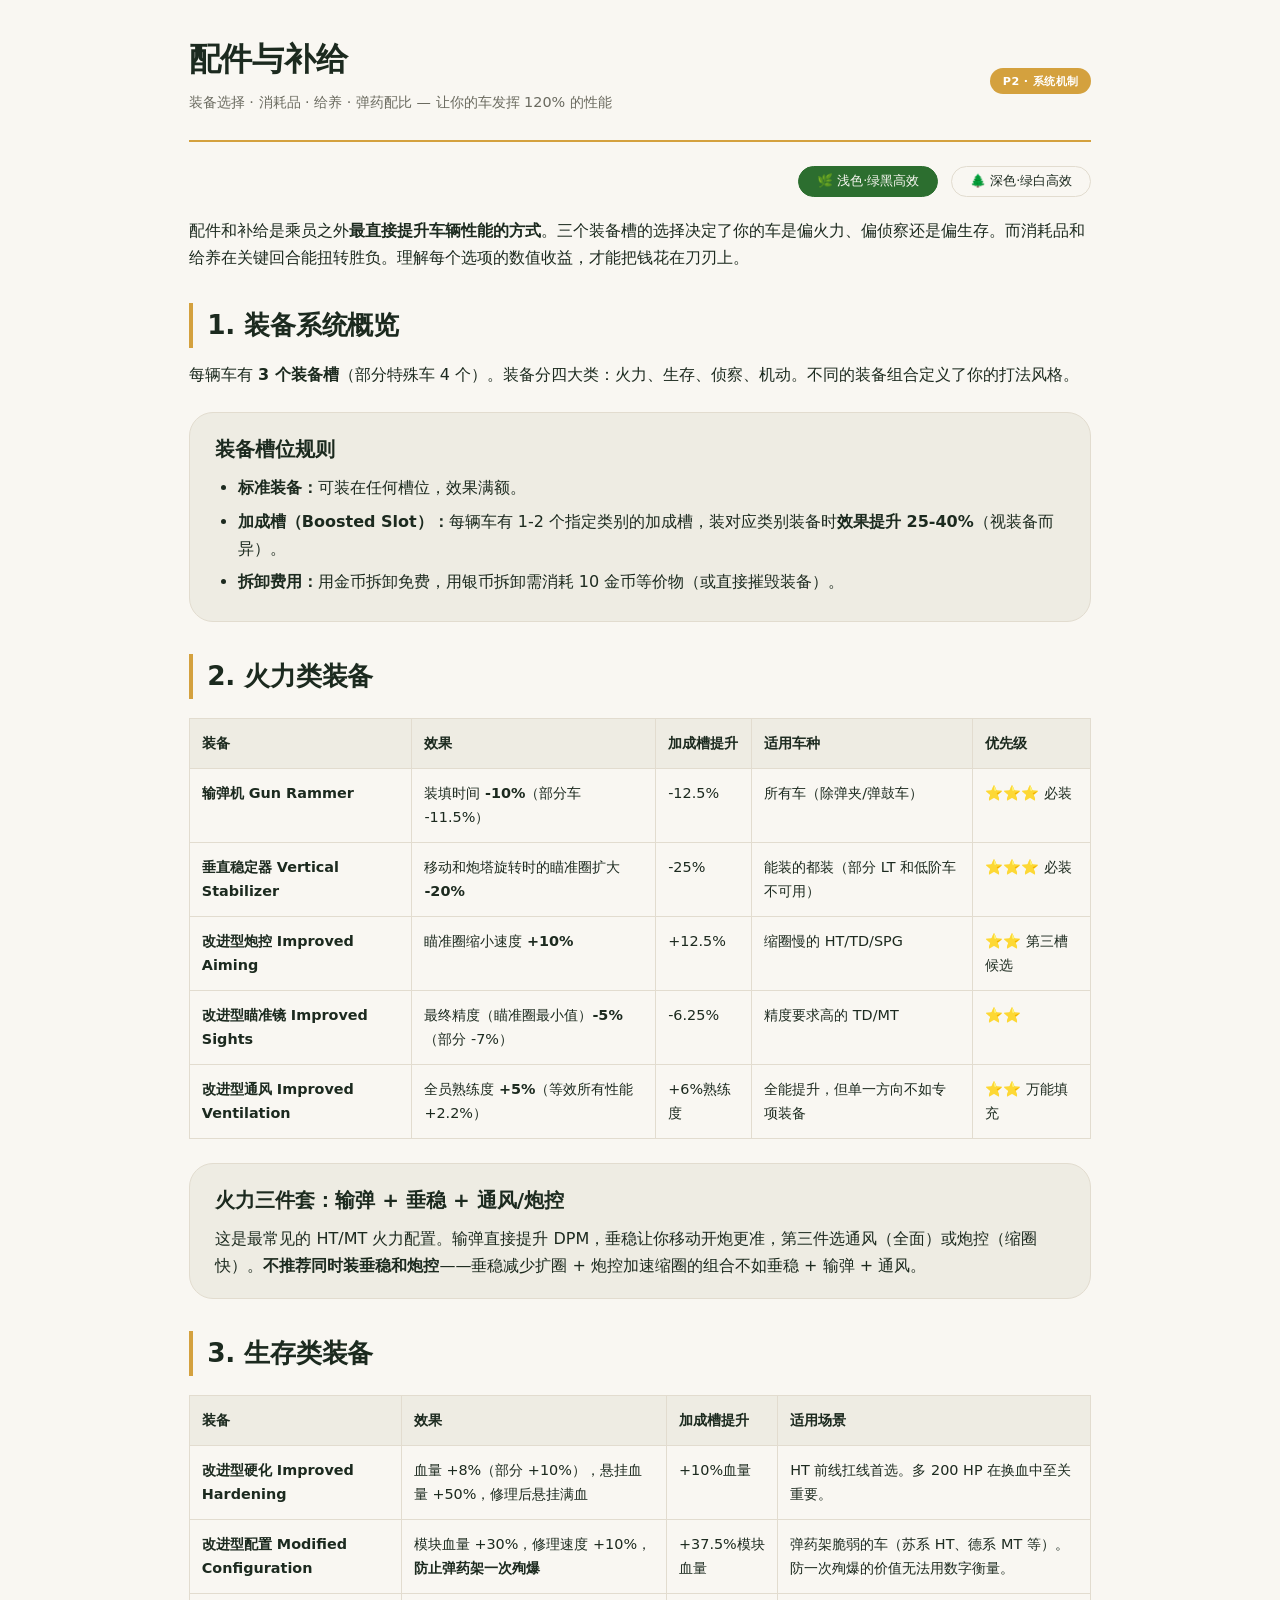
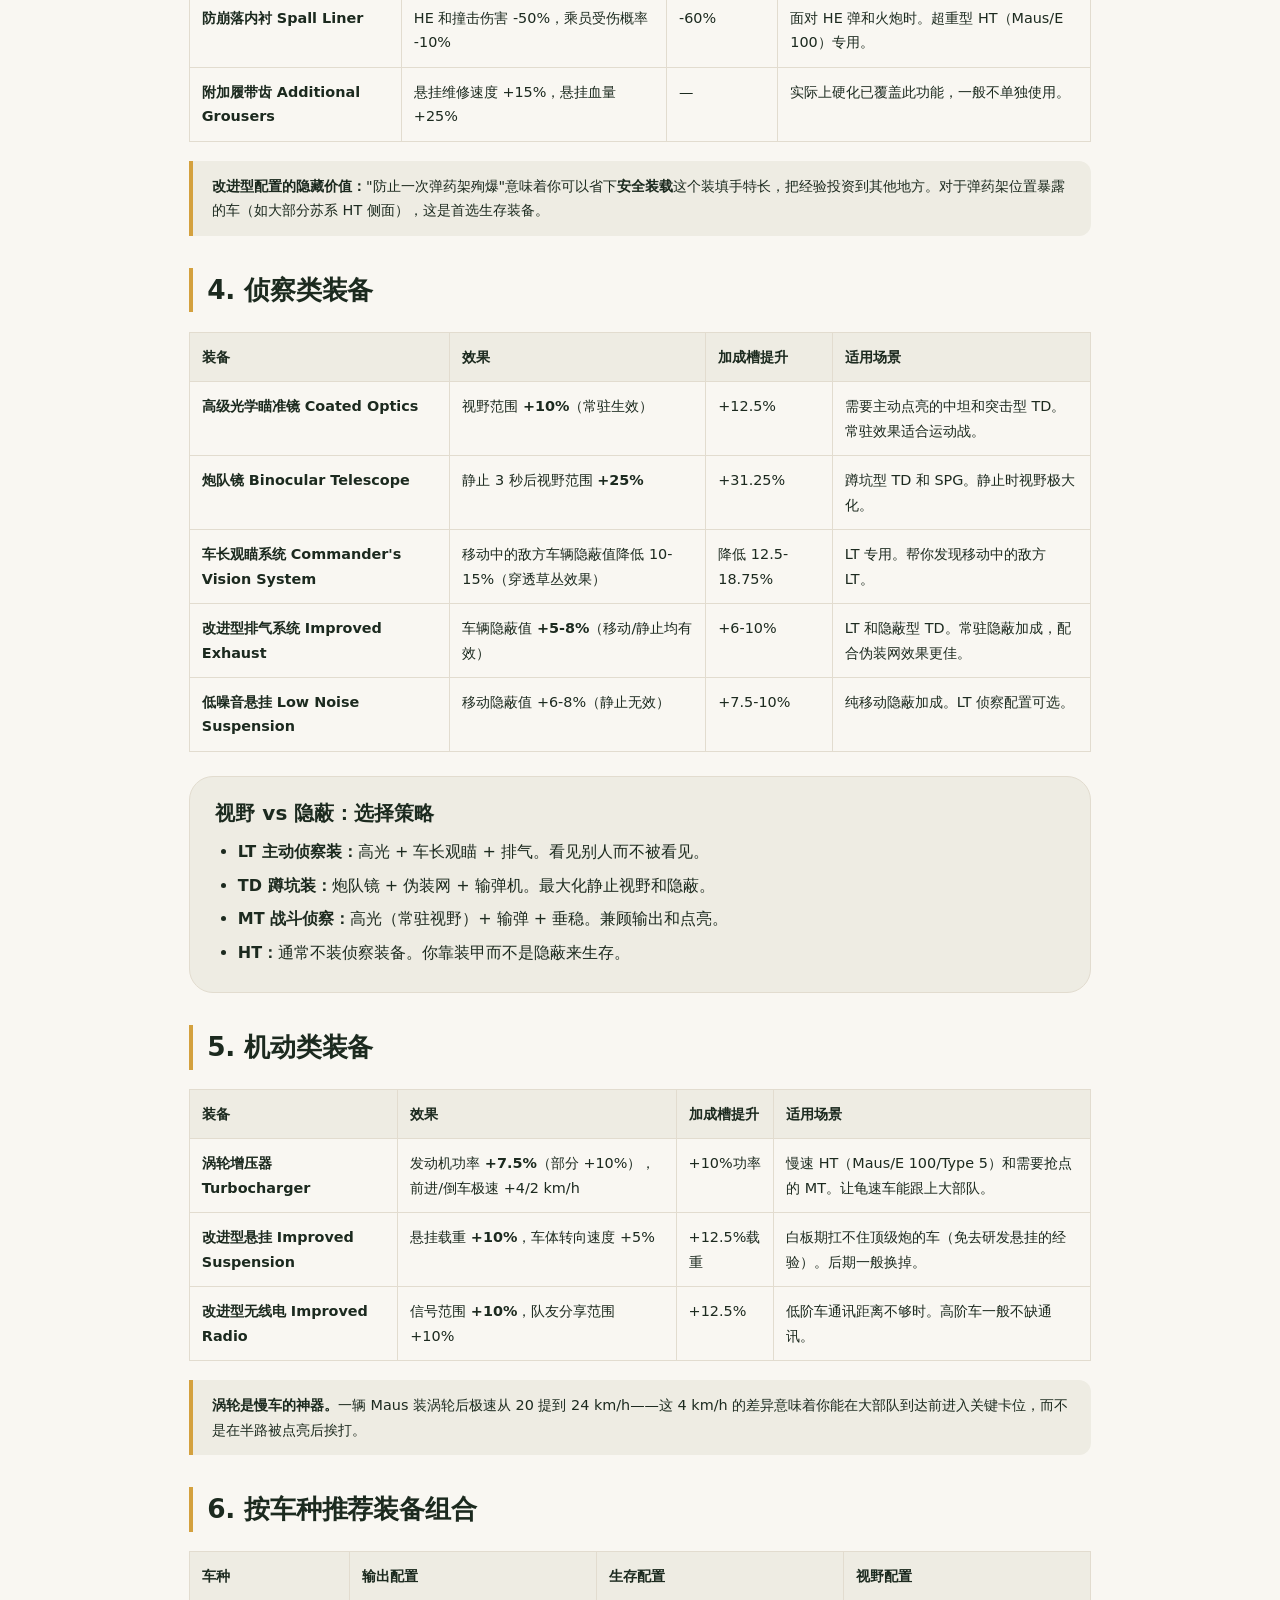
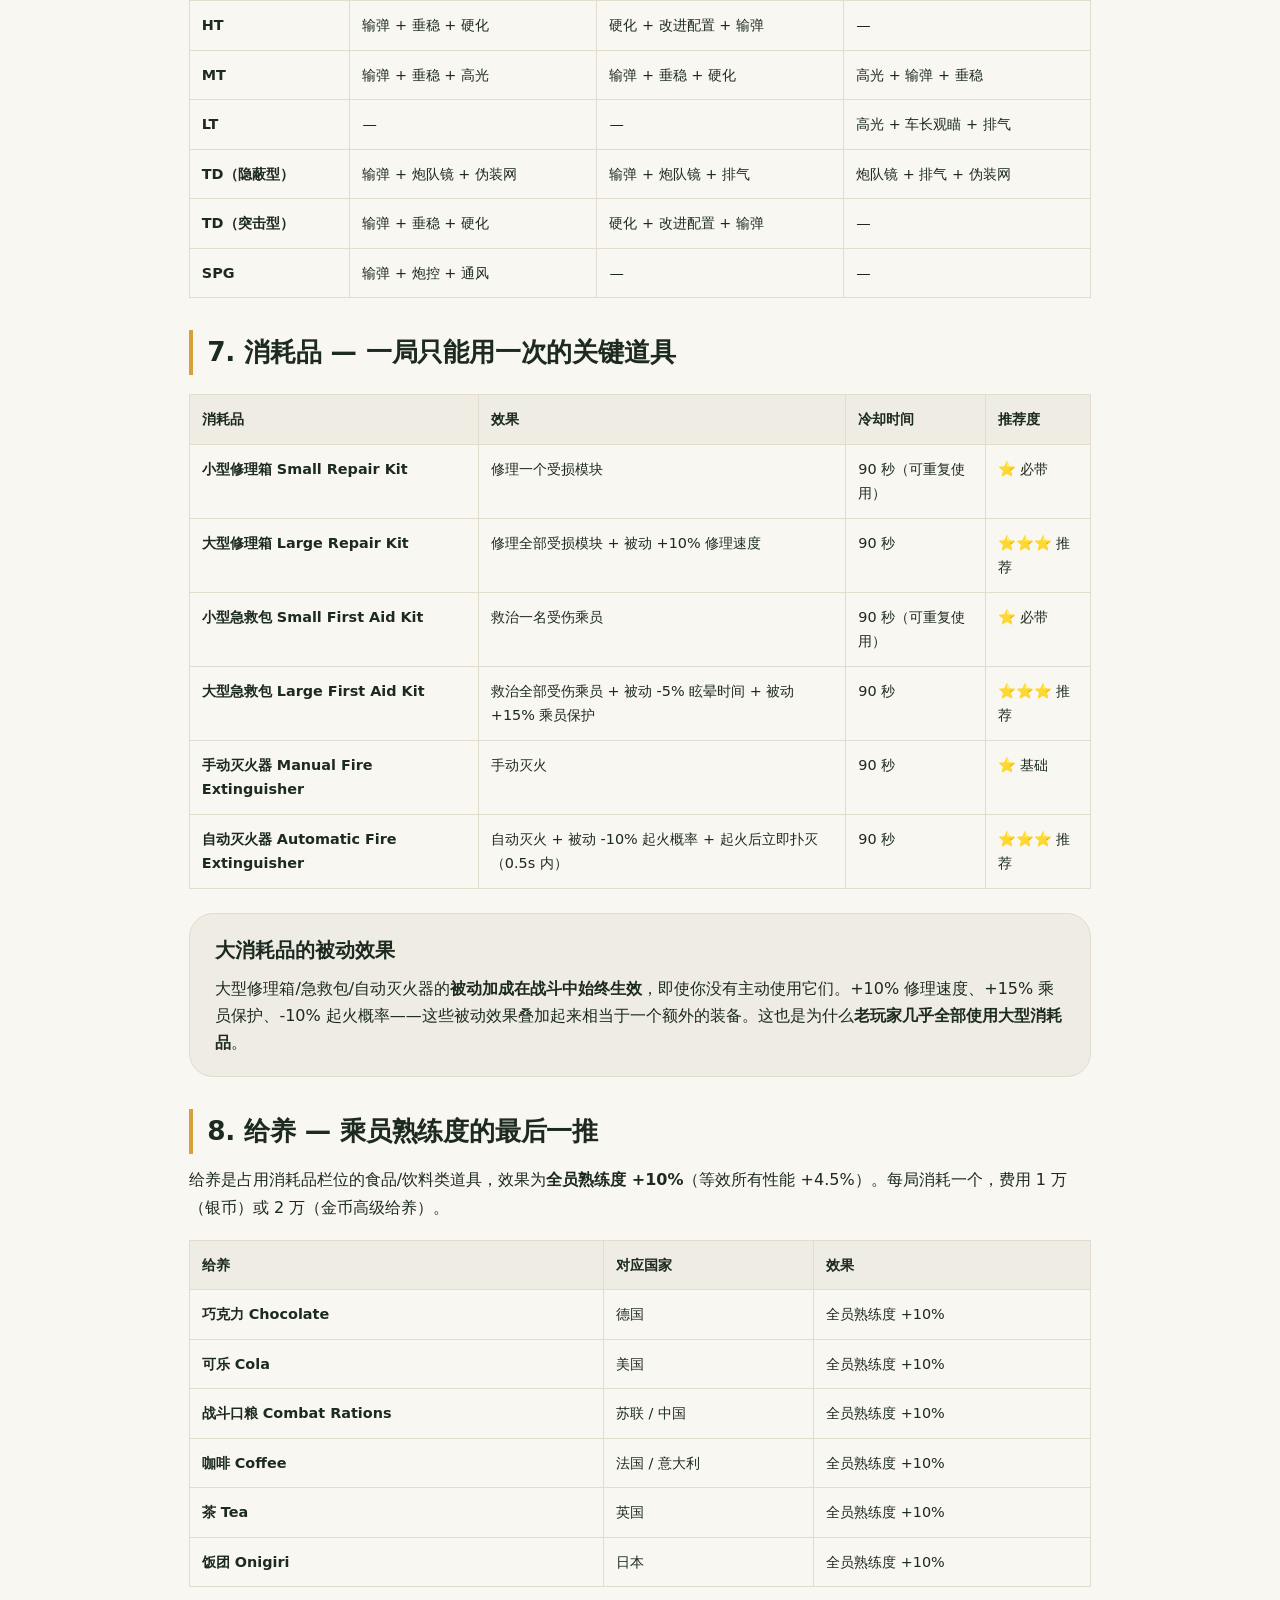
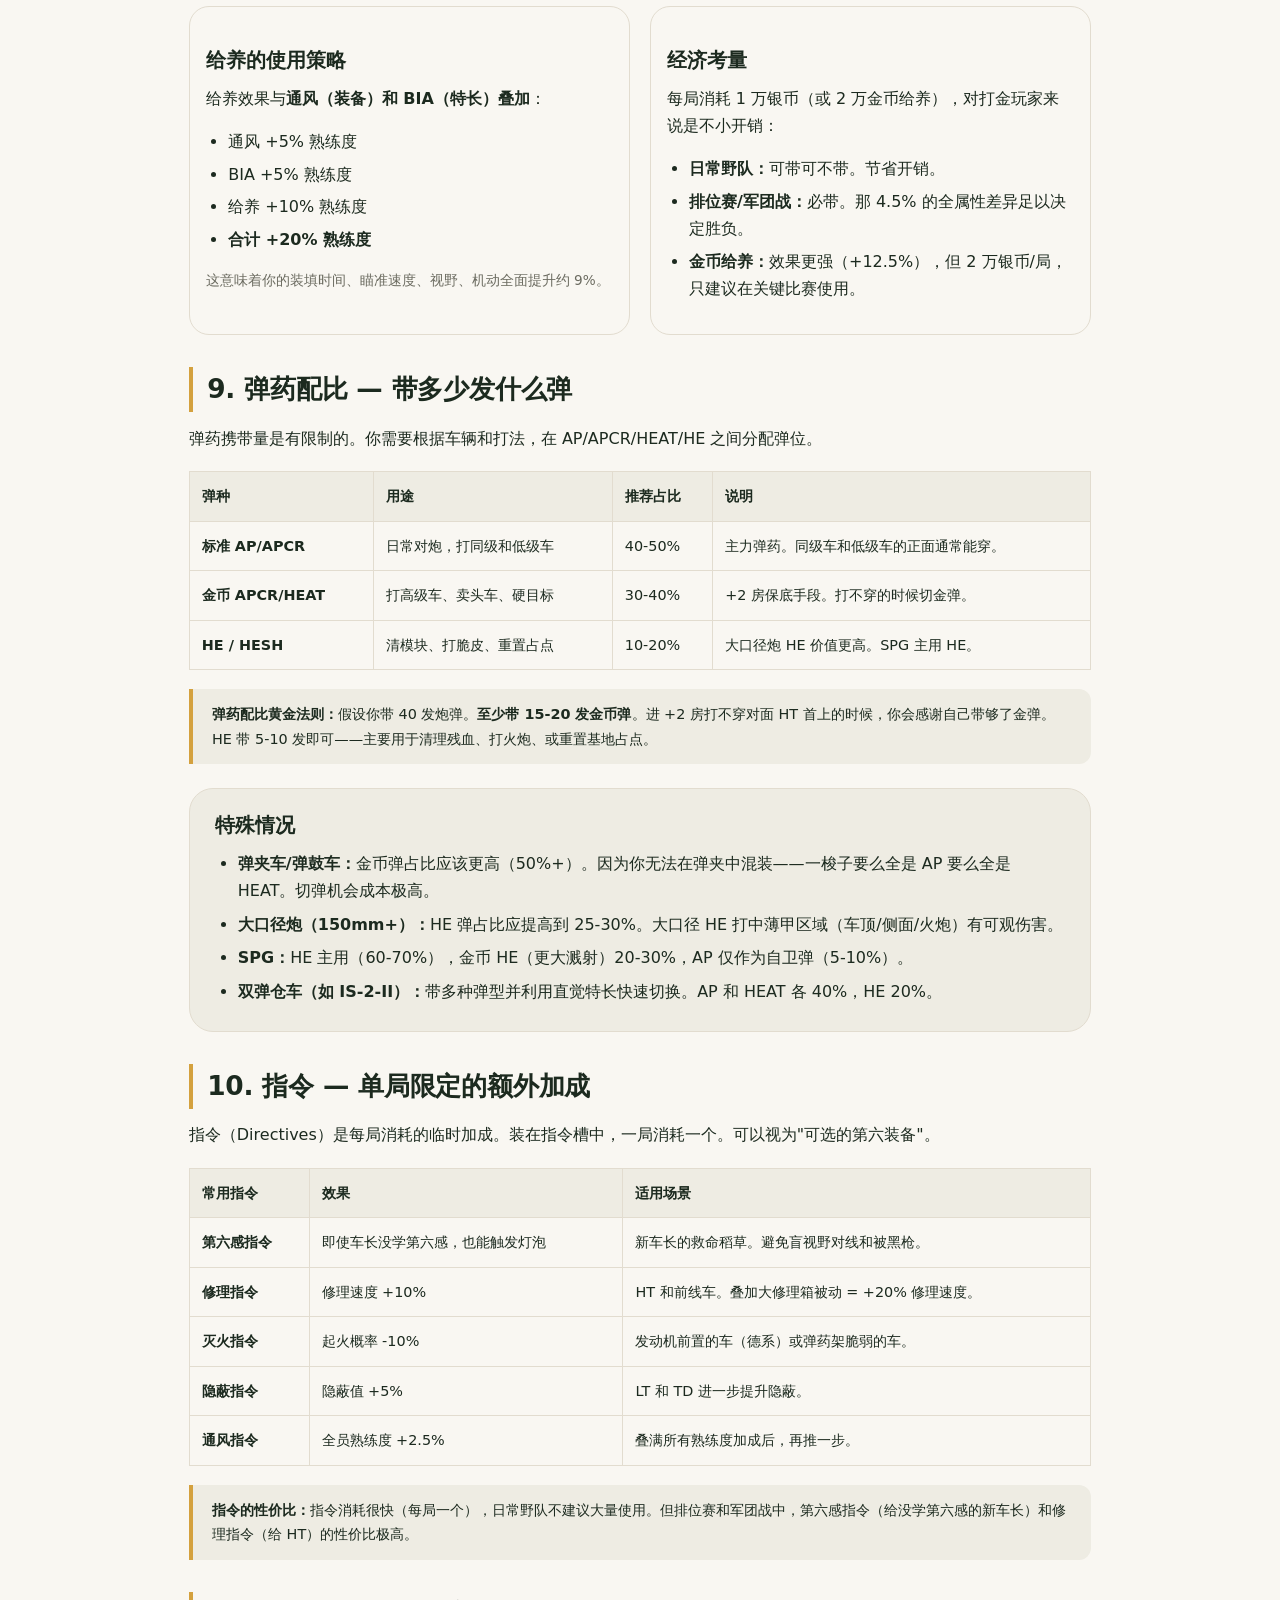
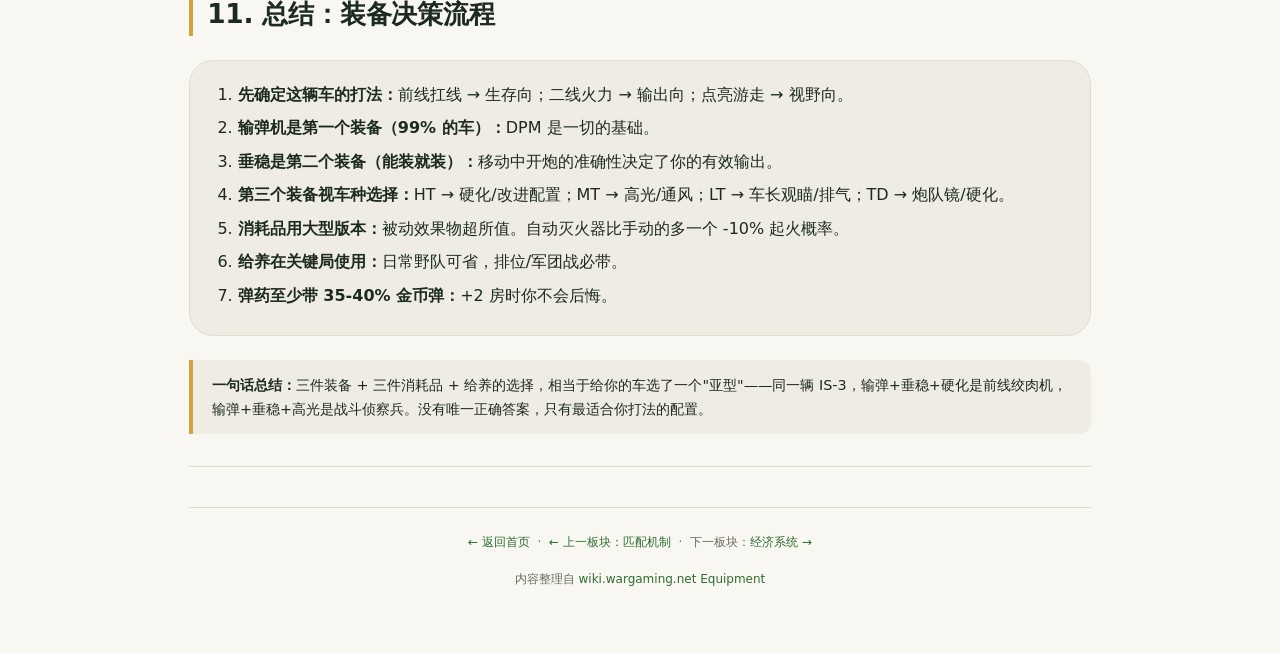
<file: wot-wiki-cn/mechanics/06-equipment.html>
<!DOCTYPE html>
<html lang="zh-CN">
<head>
    <meta charset="UTF-8">
    <meta name="viewport" content="width=device-width, initial-scale=1.0">
    <title>配件与补给 · 坦克世界机制精讲</title>
    <link rel="stylesheet" href="../assets/wot-style.css">
</head>
<body>
<div class="container">
    <div class="nav-bar">
        <div>
            <h1>配件与补给</h1>
            <p class="subtitle">装备选择 · 消耗品 · 给养 · 弹药配比 — 让你的车发挥 120% 的性能</p>
        </div>
        <span class="badge badge-accent">P2 · 系统机制</span>
    </div>

    <div class="theme-bar">
        <button class="theme-btn active" id="lightBtn">🌿 浅色·绿黑高效</button>
        <button class="theme-btn" id="darkBtn">🌲 深色·绿白高效</button>
    </div>

    <p>配件和补给是乘员之外<strong>最直接提升车辆性能的方式</strong>。三个装备槽的选择决定了你的车是偏火力、偏侦察还是偏生存。而消耗品和给养在关键回合能扭转胜负。理解每个选项的数值收益，才能把钱花在刀刃上。</p>

    <!-- ============================================================ -->
    <h2>1. 装备系统概览</h2>

    <p>每辆车有 <strong>3 个装备槽</strong>（部分特殊车 4 个）。装备分四大类：火力、生存、侦察、机动。不同的装备组合定义了你的打法风格。</p>

    <div class="card">
        <h3>装备槽位规则</h3>
        <ul>
            <li><strong>标准装备：</strong>可装在任何槽位，效果满额。</li>
            <li><strong>加成槽（Boosted Slot）：</strong>每辆车有 1-2 个指定类别的加成槽，装对应类别装备时<strong>效果提升 25-40%</strong>（视装备而异）。</li>
            <li><strong>拆卸费用：</strong>用金币拆卸免费，用银币拆卸需消耗 10 金币等价物（或直接摧毁装备）。</li>
        </ul>
    </div>

    <!-- ============================================================ -->
    <h2>2. 火力类装备</h2>

    <table>
        <thead>
            <tr><th>装备</th><th>效果</th><th>加成槽提升</th><th>适用车种</th><th>优先级</th></tr>
        </thead>
        <tbody>
            <tr>
                <td><strong>输弹机 Gun Rammer</strong></td>
                <td>装填时间 <strong>-10%</strong>（部分车 -11.5%）</td>
                <td>-12.5%</td>
                <td>所有车（除弹夹/弹鼓车）</td>
                <td>⭐⭐⭐ 必装</td>
            </tr>
            <tr>
                <td><strong>垂直稳定器 Vertical Stabilizer</strong></td>
                <td>移动和炮塔旋转时的瞄准圈扩大 <strong>-20%</strong></td>
                <td>-25%</td>
                <td>能装的都装（部分 LT 和低阶车不可用）</td>
                <td>⭐⭐⭐ 必装</td>
            </tr>
            <tr>
                <td><strong>改进型炮控 Improved Aiming</strong></td>
                <td>瞄准圈缩小速度 <strong>+10%</strong></td>
                <td>+12.5%</td>
                <td>缩圈慢的 HT/TD/SPG</td>
                <td>⭐⭐ 第三槽候选</td>
            </tr>
            <tr>
                <td><strong>改进型瞄准镜 Improved Sights</strong></td>
                <td>最终精度（瞄准圈最小值）<strong>-5%</strong>（部分 -7%）</td>
                <td>-6.25%</td>
                <td>精度要求高的 TD/MT</td>
                <td>⭐⭐</td>
            </tr>
            <tr>
                <td><strong>改进型通风 Improved Ventilation</strong></td>
                <td>全员熟练度 <strong>+5%</strong>（等效所有性能 +2.2%）</td>
                <td>+6%熟练度</td>
                <td>全能提升，但单一方向不如专项装备</td>
                <td>⭐⭐ 万能填充</td>
            </tr>
        </tbody>
    </table>

    <div class="card">
        <h3>火力三件套：输弹 + 垂稳 + 通风/炮控</h3>
        <p style="margin-bottom:0;">这是最常见的 HT/MT 火力配置。输弹直接提升 DPM，垂稳让你移动开炮更准，第三件选通风（全面）或炮控（缩圈快）。<strong>不推荐同时装垂稳和炮控</strong>——垂稳减少扩圈 + 炮控加速缩圈的组合不如垂稳 + 输弹 + 通风。</p>
    </div>

    <!-- ============================================================ -->
    <h2>3. 生存类装备</h2>

    <table>
        <thead>
            <tr><th>装备</th><th>效果</th><th>加成槽提升</th><th>适用场景</th></tr>
        </thead>
        <tbody>
            <tr>
                <td><strong>改进型硬化 Improved Hardening</strong></td>
                <td>血量 +8%（部分 +10%），悬挂血量 +50%，修理后悬挂满血</td>
                <td>+10%血量</td>
                <td>HT 前线扛线首选。多 200 HP 在换血中至关重要。</td>
            </tr>
            <tr>
                <td><strong>改进型配置 Modified Configuration</strong></td>
                <td>模块血量 +30%，修理速度 +10%，<strong>防止弹药架一次殉爆</strong></td>
                <td>+37.5%模块血量</td>
                <td>弹药架脆弱的车（苏系 HT、德系 MT 等）。防一次殉爆的价值无法用数字衡量。</td>
            </tr>
            <tr>
                <td><strong>防崩落内衬 Spall Liner</strong></td>
                <td>HE 和撞击伤害 -50%，乘员受伤概率 -10%</td>
                <td>-60%</td>
                <td>面对 HE 弹和火炮时。超重型 HT（Maus/E 100）专用。</td>
            </tr>
            <tr>
                <td><strong>附加履带齿 Additional Grousers</strong></td>
                <td>悬挂维修速度 +15%，悬挂血量 +25%</td>
                <td>—</td>
                <td>实际上硬化已覆盖此功能，一般不单独使用。</td>
            </tr>
        </tbody>
    </table>

    <div class="callout">
        <strong>改进型配置的隐藏价值：</strong>"防止一次弹药架殉爆"意味着你可以省下<strong>安全装载</strong>这个装填手特长，把经验投资到其他地方。对于弹药架位置暴露的车（如大部分苏系 HT 侧面），这是首选生存装备。
    </div>

    <!-- ============================================================ -->
    <h2>4. 侦察类装备</h2>

    <table>
        <thead>
            <tr><th>装备</th><th>效果</th><th>加成槽提升</th><th>适用场景</th></tr>
        </thead>
        <tbody>
            <tr>
                <td><strong>高级光学瞄准镜 Coated Optics</strong></td>
                <td>视野范围 <strong>+10%</strong>（常驻生效）</td>
                <td>+12.5%</td>
                <td>需要主动点亮的中坦和突击型 TD。常驻效果适合运动战。</td>
            </tr>
            <tr>
                <td><strong>炮队镜 Binocular Telescope</strong></td>
                <td>静止 3 秒后视野范围 <strong>+25%</strong></td>
                <td>+31.25%</td>
                <td>蹲坑型 TD 和 SPG。静止时视野极大化。</td>
            </tr>
            <tr>
                <td><strong>车长观瞄系统 Commander's Vision System</strong></td>
                <td>移动中的敌方车辆隐蔽值降低 10-15%（穿透草丛效果）</td>
                <td>降低 12.5-18.75%</td>
                <td>LT 专用。帮你发现移动中的敌方 LT。</td>
            </tr>
            <tr>
                <td><strong>改进型排气系统 Improved Exhaust</strong></td>
                <td>车辆隐蔽值 <strong>+5-8%</strong>（移动/静止均有效）</td>
                <td>+6-10%</td>
                <td>LT 和隐蔽型 TD。常驻隐蔽加成，配合伪装网效果更佳。</td>
            </tr>
            <tr>
                <td><strong>低噪音悬挂 Low Noise Suspension</strong></td>
                <td>移动隐蔽值 +6-8%（静止无效）</td>
                <td>+7.5-10%</td>
                <td>纯移动隐蔽加成。LT 侦察配置可选。</td>
            </tr>
        </tbody>
    </table>

    <div class="card">
        <h3>视野 vs 隐蔽：选择策略</h3>
        <ul>
            <li><strong>LT 主动侦察装：</strong>高光 + 车长观瞄 + 排气。看见别人而不被看见。</li>
            <li><strong>TD 蹲坑装：</strong>炮队镜 + 伪装网 + 输弹机。最大化静止视野和隐蔽。</li>
            <li><strong>MT 战斗侦察：</strong>高光（常驻视野）+ 输弹 + 垂稳。兼顾输出和点亮。</li>
            <li><strong>HT：</strong>通常不装侦察装备。你靠装甲而不是隐蔽来生存。</li>
        </ul>
    </div>

    <!-- ============================================================ -->
    <h2>5. 机动类装备</h2>

    <table>
        <thead>
            <tr><th>装备</th><th>效果</th><th>加成槽提升</th><th>适用场景</th></tr>
        </thead>
        <tbody>
            <tr>
                <td><strong>涡轮增压器 Turbocharger</strong></td>
                <td>发动机功率 <strong>+7.5%</strong>（部分 +10%），前进/倒车极速 +4/2 km/h</td>
                <td>+10%功率</td>
                <td>慢速 HT（Maus/E 100/Type 5）和需要抢点的 MT。让龟速车能跟上大部队。</td>
            </tr>
            <tr>
                <td><strong>改进型悬挂 Improved Suspension</strong></td>
                <td>悬挂载重 <strong>+10%</strong>，车体转向速度 +5%</td>
                <td>+12.5%载重</td>
                <td>白板期扛不住顶级炮的车（免去研发悬挂的经验）。后期一般换掉。</td>
            </tr>
            <tr>
                <td><strong>改进型无线电 Improved Radio</strong></td>
                <td>信号范围 <strong>+10%</strong>，队友分享范围 +10%</td>
                <td>+12.5%</td>
                <td>低阶车通讯距离不够时。高阶车一般不缺通讯。</td>
            </tr>
        </tbody>
    </table>

    <div class="callout">
        <strong>涡轮是慢车的神器。</strong>一辆 Maus 装涡轮后极速从 20 提到 24 km/h——这 4 km/h 的差异意味着你能在大部队到达前进入关键卡位，而不是在半路被点亮后挨打。
    </div>

    <!-- ============================================================ -->
    <h2>6. 按车种推荐装备组合</h2>

    <table>
        <thead>
            <tr><th>车种</th><th>输出配置</th><th>生存配置</th><th>视野配置</th></tr>
        </thead>
        <tbody>
            <tr>
                <td><strong>HT</strong></td>
                <td>输弹 + 垂稳 + 硬化</td>
                <td>硬化 + 改进配置 + 输弹</td>
                <td>—</td>
            </tr>
            <tr>
                <td><strong>MT</strong></td>
                <td>输弹 + 垂稳 + 高光</td>
                <td>输弹 + 垂稳 + 硬化</td>
                <td>高光 + 输弹 + 垂稳</td>
            </tr>
            <tr>
                <td><strong>LT</strong></td>
                <td>—</td>
                <td>—</td>
                <td>高光 + 车长观瞄 + 排气</td>
            </tr>
            <tr>
                <td><strong>TD（隐蔽型）</strong></td>
                <td>输弹 + 炮队镜 + 伪装网</td>
                <td>输弹 + 炮队镜 + 排气</td>
                <td>炮队镜 + 排气 + 伪装网</td>
            </tr>
            <tr>
                <td><strong>TD（突击型）</strong></td>
                <td>输弹 + 垂稳 + 硬化</td>
                <td>硬化 + 改进配置 + 输弹</td>
                <td>—</td>
            </tr>
            <tr>
                <td><strong>SPG</strong></td>
                <td>输弹 + 炮控 + 通风</td>
                <td>—</td>
                <td>—</td>
            </tr>
        </tbody>
    </table>

    <!-- ============================================================ -->
    <h2>7. 消耗品 — 一局只能用一次的关键道具</h2>

    <table>
        <thead>
            <tr><th>消耗品</th><th>效果</th><th>冷却时间</th><th>推荐度</th></tr>
        </thead>
        <tbody>
            <tr>
                <td><strong>小型修理箱 Small Repair Kit</strong></td>
                <td>修理一个受损模块</td>
                <td>90 秒（可重复使用）</td>
                <td>⭐ 必带</td>
            </tr>
            <tr>
                <td><strong>大型修理箱 Large Repair Kit</strong></td>
                <td>修理全部受损模块 + 被动 +10% 修理速度</td>
                <td>90 秒</td>
                <td>⭐⭐⭐ 推荐</td>
            </tr>
            <tr>
                <td><strong>小型急救包 Small First Aid Kit</strong></td>
                <td>救治一名受伤乘员</td>
                <td>90 秒（可重复使用）</td>
                <td>⭐ 必带</td>
            </tr>
            <tr>
                <td><strong>大型急救包 Large First Aid Kit</strong></td>
                <td>救治全部受伤乘员 + 被动 -5% 眩晕时间 + 被动 +15% 乘员保护</td>
                <td>90 秒</td>
                <td>⭐⭐⭐ 推荐</td>
            </tr>
            <tr>
                <td><strong>手动灭火器 Manual Fire Extinguisher</strong></td>
                <td>手动灭火</td>
                <td>90 秒</td>
                <td>⭐ 基础</td>
            </tr>
            <tr>
                <td><strong>自动灭火器 Automatic Fire Extinguisher</strong></td>
                <td>自动灭火 + 被动 -10% 起火概率 + 起火后立即扑灭（0.5s 内）</td>
                <td>90 秒</td>
                <td>⭐⭐⭐ 推荐</td>
            </tr>
        </tbody>
    </table>

    <div class="card">
        <h3>大消耗品的被动效果</h3>
        <p style="margin-bottom:0;">大型修理箱/急救包/自动灭火器的<strong>被动加成在战斗中始终生效</strong>，即使你没有主动使用它们。+10% 修理速度、+15% 乘员保护、-10% 起火概率——这些被动效果叠加起来相当于一个额外的装备。这也是为什么<strong>老玩家几乎全部使用大型消耗品</strong>。</p>
    </div>

    <!-- ============================================================ -->
    <h2>8. 给养 — 乘员熟练度的最后一推</h2>

    <p>给养是占用消耗品栏位的食品/饮料类道具，效果为<strong>全员熟练度 +10%</strong>（等效所有性能 +4.5%）。每局消耗一个，费用 1 万（银币）或 2 万（金币高级给养）。</p>

    <table>
        <thead>
            <tr><th>给养</th><th>对应国家</th><th>效果</th></tr>
        </thead>
        <tbody>
            <tr><td><strong>巧克力 Chocolate</strong></td><td>德国</td><td>全员熟练度 +10%</td></tr>
            <tr><td><strong>可乐 Cola</strong></td><td>美国</td><td>全员熟练度 +10%</td></tr>
            <tr><td><strong>战斗口粮 Combat Rations</strong></td><td>苏联 / 中国</td><td>全员熟练度 +10%</td></tr>
            <tr><td><strong>咖啡 Coffee</strong></td><td>法国 / 意大利</td><td>全员熟练度 +10%</td></tr>
            <tr><td><strong>茶 Tea</strong></td><td>英国</td><td>全员熟练度 +10%</td></tr>
            <tr><td><strong>饭团 Onigiri</strong></td><td>日本</td><td>全员熟练度 +10%</td></tr>
        </tbody>
    </table>

    <div class="card-row">
        <div class="card-col">
            <h3>给养的使用策略</h3>
            <p>给养效果与<strong>通风（装备）和 BIA（特长）叠加</strong>：</p>
            <ul>
                <li>通风 +5% 熟练度</li>
                <li>BIA +5% 熟练度</li>
                <li>给养 +10% 熟练度</li>
                <li><strong>合计 +20% 熟练度</strong></li>
            </ul>
            <p style="font-size:0.85rem;color:var(--secondary);margin-bottom:0;">这意味着你的装填时间、瞄准速度、视野、机动全面提升约 9%。</p>
        </div>
        <div class="card-col">
            <h3>经济考量</h3>
            <p>每局消耗 1 万银币（或 2 万金币给养），对打金玩家来说是不小开销：</p>
            <ul>
                <li><strong>日常野队：</strong>可带可不带。节省开销。</li>
                <li><strong>排位赛/军团战：</strong>必带。那 4.5% 的全属性差异足以决定胜负。</li>
                <li><strong>金币给养：</strong>效果更强（+12.5%），但 2 万银币/局，只建议在关键比赛使用。</li>
            </ul>
        </div>
    </div>

    <!-- ============================================================ -->
    <h2>9. 弹药配比 — 带多少发什么弹</h2>

    <p>弹药携带量是有限制的。你需要根据车辆和打法，在 AP/APCR/HEAT/HE 之间分配弹位。</p>

    <table>
        <thead>
            <tr><th>弹种</th><th>用途</th><th>推荐占比</th><th>说明</th></tr>
        </thead>
        <tbody>
            <tr>
                <td><strong>标准 AP/APCR</strong></td>
                <td>日常对炮，打同级和低级车</td>
                <td>40-50%</td>
                <td>主力弹药。同级车和低级车的正面通常能穿。</td>
            </tr>
            <tr>
                <td><strong>金币 APCR/HEAT</strong></td>
                <td>打高级车、卖头车、硬目标</td>
                <td>30-40%</td>
                <td>+2 房保底手段。打不穿的时候切金弹。</td>
            </tr>
            <tr>
                <td><strong>HE / HESH</strong></td>
                <td>清模块、打脆皮、重置占点</td>
                <td>10-20%</td>
                <td>大口径炮 HE 价值更高。SPG 主用 HE。</td>
            </tr>
        </tbody>
    </table>

    <div class="callout">
        <strong>弹药配比黄金法则：</strong>假设你带 40 发炮弹。<strong>至少带 15-20 发金币弹</strong>。进 +2 房打不穿对面 HT 首上的时候，你会感谢自己带够了金弹。HE 带 5-10 发即可——主要用于清理残血、打火炮、或重置基地占点。
    </div>

    <div class="card">
        <h3>特殊情况</h3>
        <ul>
            <li><strong>弹夹车/弹鼓车：</strong>金币弹占比应该更高（50%+）。因为你无法在弹夹中混装——一梭子要么全是 AP 要么全是 HEAT。切弹机会成本极高。</li>
            <li><strong>大口径炮（150mm+）：</strong>HE 弹占比应提高到 25-30%。大口径 HE 打中薄甲区域（车顶/侧面/火炮）有可观伤害。</li>
            <li><strong>SPG：</strong>HE 主用（60-70%），金币 HE（更大溅射）20-30%，AP 仅作为自卫弹（5-10%）。</li>
            <li><strong>双弹仓车（如 IS-2-II）：</strong>带多种弹型并利用直觉特长快速切换。AP 和 HEAT 各 40%，HE 20%。</li>
        </ul>
    </div>

    <!-- ============================================================ -->
    <h2>10. 指令 — 单局限定的额外加成</h2>

    <p>指令（Directives）是每局消耗的临时加成。装在指令槽中，一局消耗一个。可以视为"可选的第六装备"。</p>

    <table>
        <thead>
            <tr><th>常用指令</th><th>效果</th><th>适用场景</th></tr>
        </thead>
        <tbody>
            <tr><td><strong>第六感指令</strong></td><td>即使车长没学第六感，也能触发灯泡</td><td>新车长的救命稻草。避免盲视野对线和被黑枪。</td></tr>
            <tr><td><strong>修理指令</strong></td><td>修理速度 +10%</td><td>HT 和前线车。叠加大修理箱被动 = +20% 修理速度。</td></tr>
            <tr><td><strong>灭火指令</strong></td><td>起火概率 -10%</td><td>发动机前置的车（德系）或弹药架脆弱的车。</td></tr>
            <tr><td><strong>隐蔽指令</strong></td><td>隐蔽值 +5%</td><td>LT 和 TD 进一步提升隐蔽。</td></tr>
            <tr><td><strong>通风指令</strong></td><td>全员熟练度 +2.5%</td><td>叠满所有熟练度加成后，再推一步。</td></tr>
        </tbody>
    </table>

    <div class="callout">
        <strong>指令的性价比：</strong>指令消耗很快（每局一个），日常野队不建议大量使用。但排位赛和军团战中，第六感指令（给没学第六感的新车长）和修理指令（给 HT）的性价比极高。
    </div>

    <!-- ============================================================ -->
    <h2>11. 总结：装备决策流程</h2>

    <div class="card">
        <ol>
            <li><strong>先确定这辆车的打法：</strong>前线扛线 → 生存向；二线火力 → 输出向；点亮游走 → 视野向。</li>
            <li><strong>输弹机是第一个装备（99% 的车）：</strong>DPM 是一切的基础。</li>
            <li><strong>垂稳是第二个装备（能装就装）：</strong>移动中开炮的准确性决定了你的有效输出。</li>
            <li><strong>第三个装备视车种选择：</strong>HT → 硬化/改进配置；MT → 高光/通风；LT → 车长观瞄/排气；TD → 炮队镜/硬化。</li>
            <li><strong>消耗品用大型版本：</strong>被动效果物超所值。自动灭火器比手动的多一个 -10% 起火概率。</li>
            <li><strong>给养在关键局使用：</strong>日常野队可省，排位/军团战必带。</li>
            <li><strong>弹药至少带 35-40% 金币弹：</strong>+2 房时你不会后悔。</li>
        </ol>
    </div>

    <div class="callout">
        <strong>一句话总结：</strong>三件装备 + 三件消耗品 + 给养的选择，相当于给你的车选了一个"亚型"——同一辆 IS-3，输弹+垂稳+硬化是前线绞肉机，输弹+垂稳+高光是战斗侦察兵。没有唯一正确答案，只有最适合你打法的配置。
    </div>

    <!-- ============================================================ -->
    <hr>
    <div class="footer">
        <p>
            <a href="../index.html">← 返回首页</a> &nbsp;·&nbsp;
            <a href="05-matchmaking.html">← 上一板块：匹配机制</a> &nbsp;·&nbsp;
            下一板块：<a href="07-economy.html">经济系统 →</a>
        </p>
        <p style="margin-top:0.5rem;">内容整理自 <a href="https://wiki.wargaming.net/en/Equipment">wiki.wargaming.net Equipment</a></p>
    </div>
</div>

<script>
(function() {
    var root = document.documentElement;
    var lightBtn = document.getElementById('lightBtn');
    var darkBtn = document.getElementById('darkBtn');
    function setTheme(name) {
        if (name === 'dark') {
            root.style.setProperty('--bg', 'var(--dark-bg)');
            root.style.setProperty('--text', 'var(--dark-text)');
            root.style.setProperty('--link', 'var(--dark-link)');
            root.style.setProperty('--accent', 'var(--dark-accent)');
            root.style.setProperty('--secondary', 'var(--dark-secondary)');
            root.style.setProperty('--border', 'var(--dark-border)');
            root.style.setProperty('--card-bg', 'var(--dark-card-bg)');
            darkBtn.classList.add('active'); lightBtn.classList.remove('active');
            localStorage.setItem('wot-theme', 'dark');
        } else {
            root.style.setProperty('--bg', 'var(--light-bg)');
            root.style.setProperty('--text', 'var(--light-text)');
            root.style.setProperty('--link', 'var(--light-link)');
            root.style.setProperty('--accent', 'var(--light-accent)');
            root.style.setProperty('--secondary', 'var(--light-secondary)');
            root.style.setProperty('--border', 'var(--light-border)');
            root.style.setProperty('--card-bg', 'var(--light-card-bg)');
            lightBtn.classList.add('active'); darkBtn.classList.remove('active');
            localStorage.setItem('wot-theme', 'light');
        }
    }
    var saved = localStorage.getItem('wot-theme');
    setTheme(saved === 'dark' ? 'dark' : 'light');
    lightBtn.addEventListener('click', function() { setTheme('light'); });
    darkBtn.addEventListener('click', function() { setTheme('dark'); });
})();
</script>
</body>
</html>
</file>
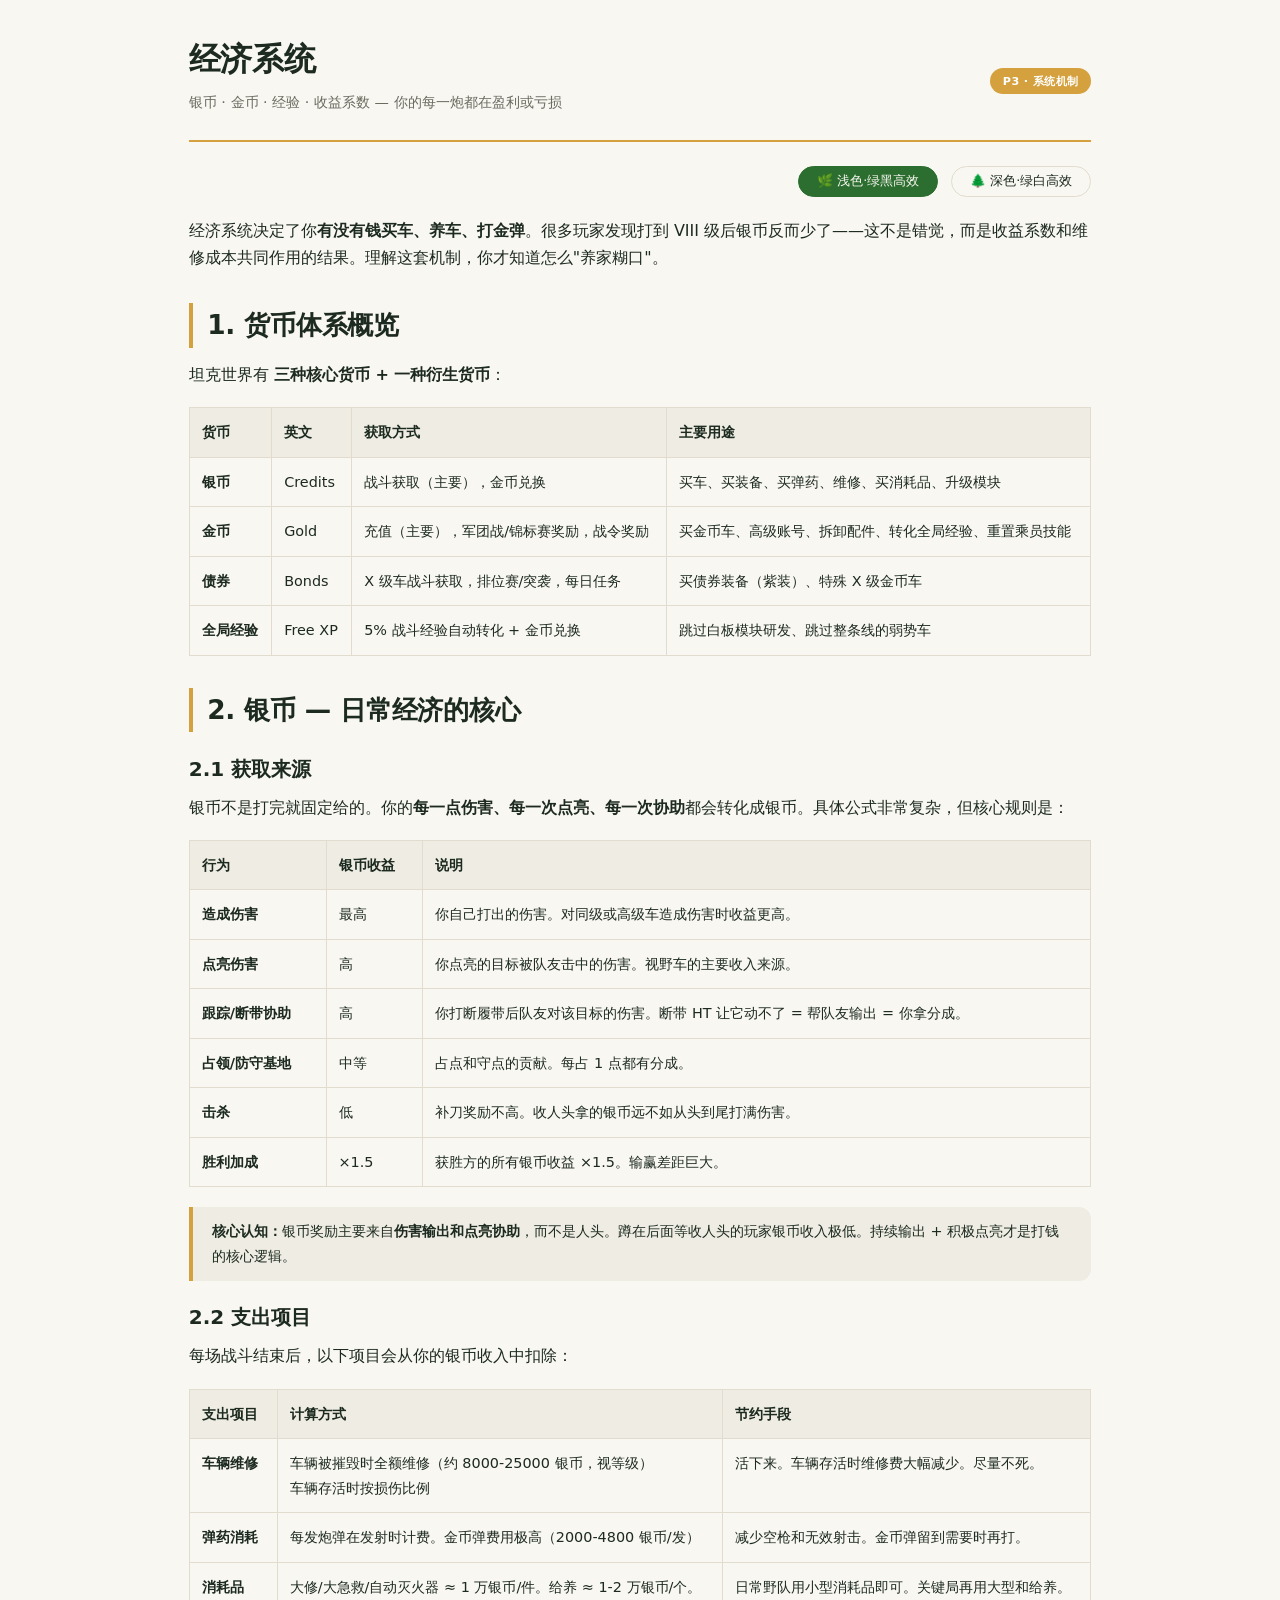
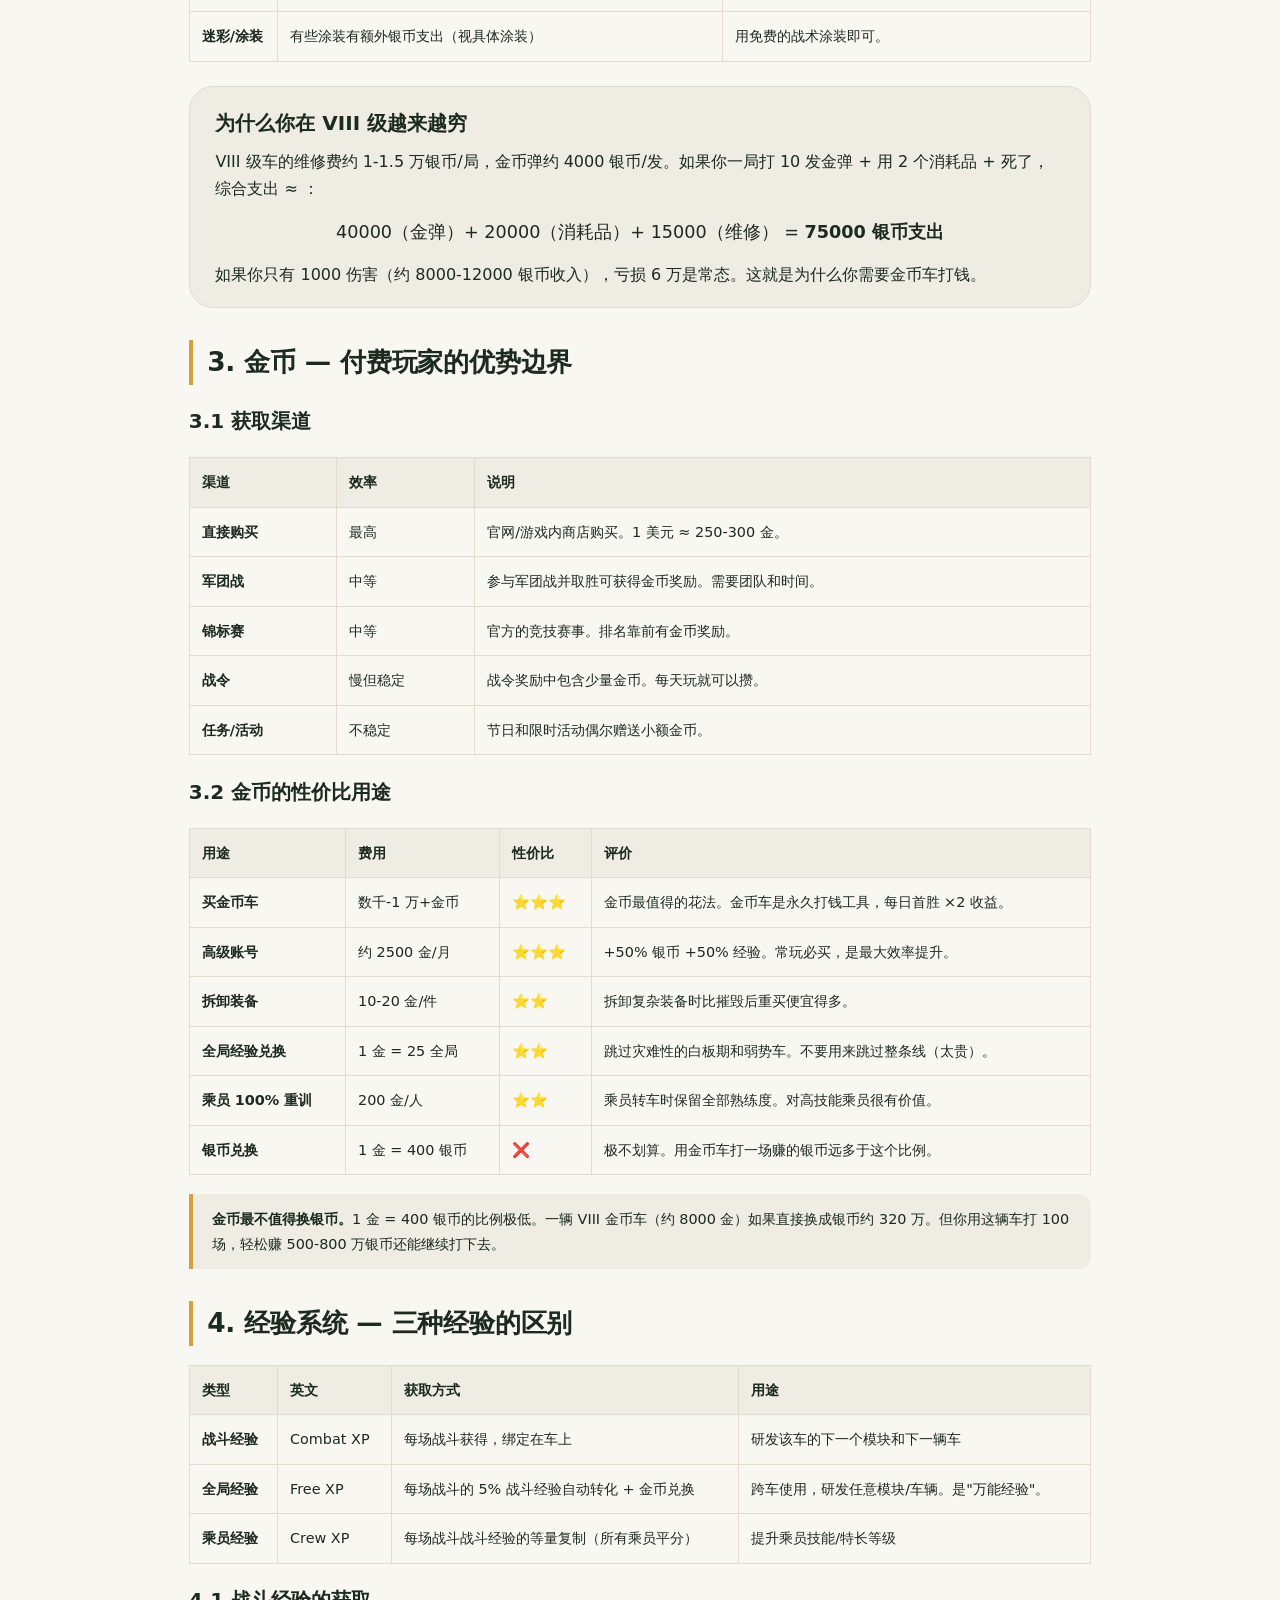
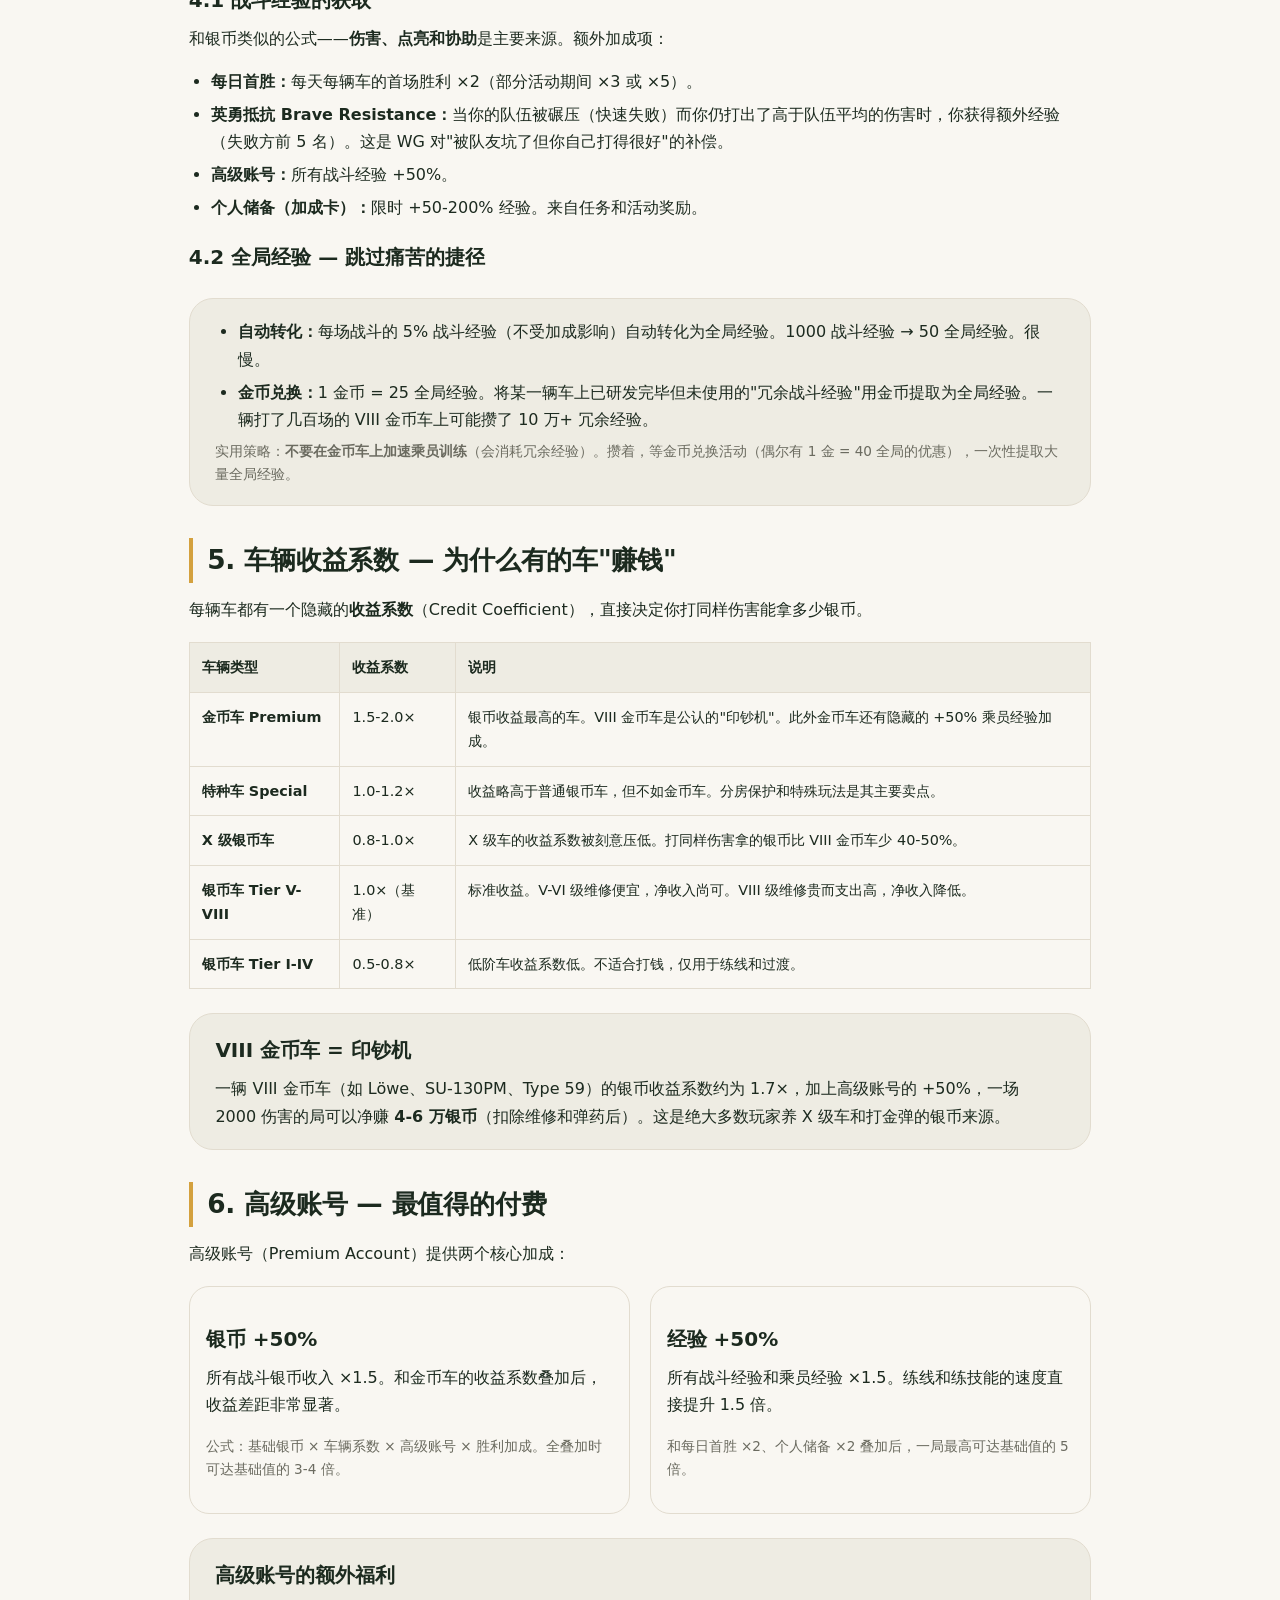
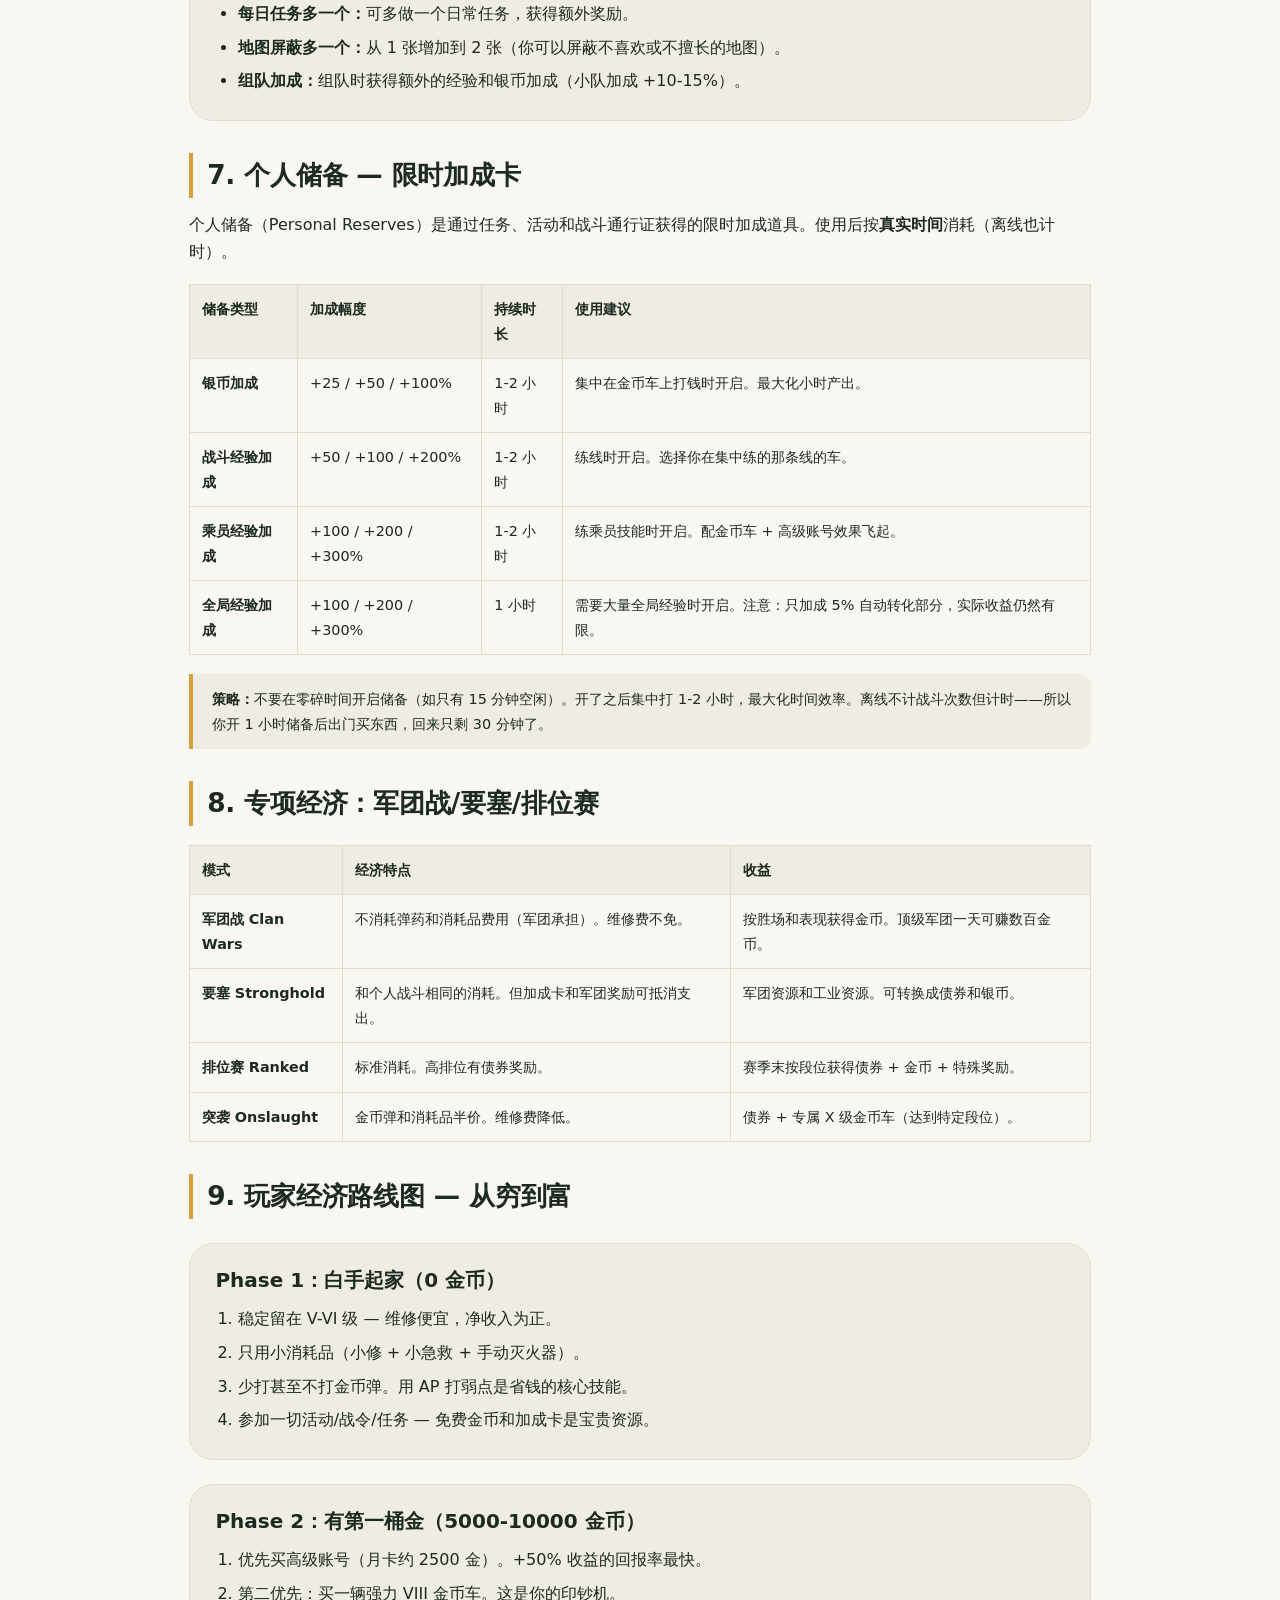
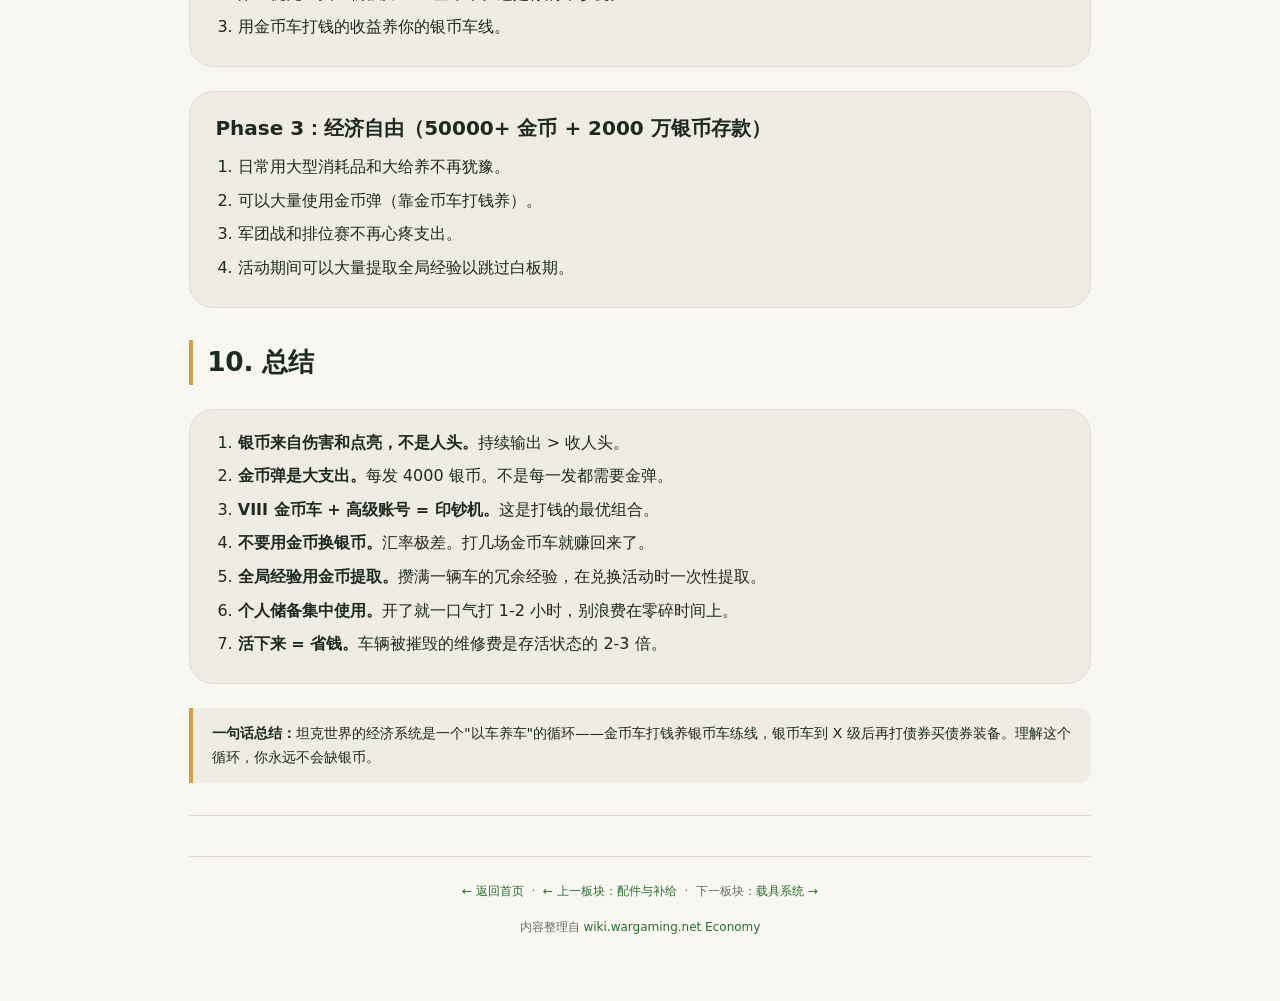
<file: wot-wiki-cn/mechanics/07-economy.html>
<!DOCTYPE html>
<html lang="zh-CN">
<head>
    <meta charset="UTF-8">
    <meta name="viewport" content="width=device-width, initial-scale=1.0">
    <title>经济系统 · 坦克世界机制精讲</title>
    <link rel="stylesheet" href="../assets/wot-style.css">
</head>
<body>
<div class="container">
    <div class="nav-bar">
        <div>
            <h1>经济系统</h1>
            <p class="subtitle">银币 · 金币 · 经验 · 收益系数 — 你的每一炮都在盈利或亏损</p>
        </div>
        <span class="badge badge-accent">P3 · 系统机制</span>
    </div>

    <div class="theme-bar">
        <button class="theme-btn active" id="lightBtn">🌿 浅色·绿黑高效</button>
        <button class="theme-btn" id="darkBtn">🌲 深色·绿白高效</button>
    </div>

    <p>经济系统决定了你<strong>有没有钱买车、养车、打金弹</strong>。很多玩家发现打到 VIII 级后银币反而少了——这不是错觉，而是收益系数和维修成本共同作用的结果。理解这套机制，你才知道怎么"养家糊口"。</p>

    <!-- ============================================================ -->
    <h2>1. 货币体系概览</h2>

    <p>坦克世界有 <strong>三种核心货币 + 一种衍生货币</strong>：</p>

    <table>
        <thead>
            <tr><th>货币</th><th>英文</th><th>获取方式</th><th>主要用途</th></tr>
        </thead>
        <tbody>
            <tr>
                <td><strong>银币</strong></td>
                <td>Credits</td>
                <td>战斗获取（主要），金币兑换</td>
                <td>买车、买装备、买弹药、维修、买消耗品、升级模块</td>
            </tr>
            <tr>
                <td><strong>金币</strong></td>
                <td>Gold</td>
                <td>充值（主要），军团战/锦标赛奖励，战令奖励</td>
                <td>买金币车、高级账号、拆卸配件、转化全局经验、重置乘员技能</td>
            </tr>
            <tr>
                <td><strong>债券</strong></td>
                <td>Bonds</td>
                <td>X 级车战斗获取，排位赛/突袭，每日任务</td>
                <td>买债券装备（紫装）、特殊 X 级金币车</td>
            </tr>
            <tr>
                <td><strong>全局经验</strong></td>
                <td>Free XP</td>
                <td>5% 战斗经验自动转化 + 金币兑换</td>
                <td>跳过白板模块研发、跳过整条线的弱势车</td>
            </tr>
        </tbody>
    </table>

    <!-- ============================================================ -->
    <h2>2. 银币 — 日常经济的核心</h2>

    <h3>2.1 获取来源</h3>

    <p>银币不是打完就固定给的。你的<strong>每一点伤害、每一次点亮、每一次协助</strong>都会转化成银币。具体公式非常复杂，但核心规则是：</p>

    <table>
        <thead>
            <tr><th>行为</th><th>银币收益</th><th>说明</th></tr>
        </thead>
        <tbody>
            <tr>
                <td><strong>造成伤害</strong></td>
                <td>最高</td>
                <td>你自己打出的伤害。对同级或高级车造成伤害时收益更高。</td>
            </tr>
            <tr>
                <td><strong>点亮伤害</strong></td>
                <td>高</td>
                <td>你点亮的目标被队友击中的伤害。视野车的主要收入来源。</td>
            </tr>
            <tr>
                <td><strong>跟踪/断带协助</strong></td>
                <td>高</td>
                <td>你打断履带后队友对该目标的伤害。断带 HT 让它动不了 = 帮队友输出 = 你拿分成。</td>
            </tr>
            <tr>
                <td><strong>占领/防守基地</strong></td>
                <td>中等</td>
                <td>占点和守点的贡献。每占 1 点都有分成。</td>
            </tr>
            <tr>
                <td><strong>击杀</strong></td>
                <td>低</td>
                <td>补刀奖励不高。收人头拿的银币远不如从头到尾打满伤害。</td>
            </tr>
            <tr>
                <td><strong>胜利加成</strong></td>
                <td>×1.5</td>
                <td>获胜方的所有银币收益 ×1.5。输赢差距巨大。</td>
            </tr>
        </tbody>
    </table>

    <div class="callout">
        <strong>核心认知：</strong>银币奖励主要来自<strong>伤害输出和点亮协助</strong>，而不是人头。蹲在后面等收人头的玩家银币收入极低。持续输出 + 积极点亮才是打钱的核心逻辑。
    </div>

    <h3>2.2 支出项目</h3>

    <p>每场战斗结束后，以下项目会从你的银币收入中扣除：</p>

    <table>
        <thead>
            <tr><th>支出项目</th><th>计算方式</th><th>节约手段</th></tr>
        </thead>
        <tbody>
            <tr>
                <td><strong>车辆维修</strong></td>
                <td>车辆被摧毁时全额维修（约 8000-25000 银币，视等级）<br>车辆存活时按损伤比例</td>
                <td>活下来。车辆存活时维修费大幅减少。尽量不死。</td>
            </tr>
            <tr>
                <td><strong>弹药消耗</strong></td>
                <td>每发炮弹在发射时计费。金币弹费用极高（2000-4800 银币/发）</td>
                <td>减少空枪和无效射击。金币弹留到需要时再打。</td>
            </tr>
            <tr>
                <td><strong>消耗品</strong></td>
                <td>大修/大急救/自动灭火器 ≈ 1 万银币/件。给养 ≈ 1-2 万银币/个。</td>
                <td>日常野队用小型消耗品即可。关键局再用大型和给养。</td>
            </tr>
            <tr>
                <td><strong>迷彩/涂装</strong></td>
                <td>有些涂装有额外银币支出（视具体涂装）</td>
                <td>用免费的战术涂装即可。</td>
            </tr>
        </tbody>
    </table>

    <div class="card">
        <h3>为什么你在 VIII 级越来越穷</h3>
        <p>VIII 级车的维修费约 1-1.5 万银币/局，金币弹约 4000 银币/发。如果你一局打 10 发金弹 + 用 2 个消耗品 + 死了，综合支出 ≈ ：</p>
        <p style="text-align:center;font-size:1.1rem;margin:0.8rem 0;">40000（金弹）+ 20000（消耗品）+ 15000（维修） = <strong>75000 银币支出</strong></p>
        <p style="margin-bottom:0;">如果你只有 1000 伤害（约 8000-12000 银币收入），亏损 6 万是常态。这就是为什么你需要金币车打钱。</p>
    </div>

    <!-- ============================================================ -->
    <h2>3. 金币 — 付费玩家的优势边界</h2>

    <h3>3.1 获取渠道</h3>

    <table>
        <thead>
            <tr><th>渠道</th><th>效率</th><th>说明</th></tr>
        </thead>
        <tbody>
            <tr><td><strong>直接购买</strong></td><td>最高</td><td>官网/游戏内商店购买。1 美元 ≈ 250-300 金。</td></tr>
            <tr><td><strong>军团战</strong></td><td>中等</td><td>参与军团战并取胜可获得金币奖励。需要团队和时间。</td></tr>
            <tr><td><strong>锦标赛</strong></td><td>中等</td><td>官方的竞技赛事。排名靠前有金币奖励。</td></tr>
            <tr><td><strong>战令</strong></td><td>慢但稳定</td><td>战令奖励中包含少量金币。每天玩就可以攒。</td></tr>
            <tr><td><strong>任务/活动</strong></td><td>不稳定</td><td>节日和限时活动偶尔赠送小额金币。</td></tr>
        </tbody>
    </table>

    <h3>3.2 金币的性价比用途</h3>

    <table>
        <thead>
            <tr><th>用途</th><th>费用</th><th>性价比</th><th>评价</th></tr>
        </thead>
        <tbody>
            <tr>
                <td><strong>买金币车</strong></td>
                <td>数千-1 万+金币</td>
                <td>⭐⭐⭐</td>
                <td>金币最值得的花法。金币车是永久打钱工具，每日首胜 ×2 收益。</td>
            </tr>
            <tr>
                <td><strong>高级账号</strong></td>
                <td>约 2500 金/月</td>
                <td>⭐⭐⭐</td>
                <td>+50% 银币 +50% 经验。常玩必买，是最大效率提升。</td>
            </tr>
            <tr>
                <td><strong>拆卸装备</strong></td>
                <td>10-20 金/件</td>
                <td>⭐⭐</td>
                <td>拆卸复杂装备时比摧毁后重买便宜得多。</td>
            </tr>
            <tr>
                <td><strong>全局经验兑换</strong></td>
                <td>1 金 = 25 全局</td>
                <td>⭐⭐</td>
                <td>跳过灾难性的白板期和弱势车。不要用来跳过整条线（太贵）。</td>
            </tr>
            <tr>
                <td><strong>乘员 100% 重训</strong></td>
                <td>200 金/人</td>
                <td>⭐⭐</td>
                <td>乘员转车时保留全部熟练度。对高技能乘员很有价值。</td>
            </tr>
            <tr>
                <td><strong>银币兑换</strong></td>
                <td>1 金 = 400 银币</td>
                <td>❌</td>
                <td>极不划算。用金币车打一场赚的银币远多于这个比例。</td>
            </tr>
        </tbody>
    </table>

    <div class="callout">
        <strong>金币最不值得换银币。</strong>1 金 = 400 银币的比例极低。一辆 VIII 金币车（约 8000 金）如果直接换成银币约 320 万。但你用这辆车打 100 场，轻松赚 500-800 万银币还能继续打下去。
    </div>

    <!-- ============================================================ -->
    <h2>4. 经验系统 — 三种经验的区别</h2>

    <table>
        <thead>
            <tr><th>类型</th><th>英文</th><th>获取方式</th><th>用途</th></tr>
        </thead>
        <tbody>
            <tr>
                <td><strong>战斗经验</strong></td>
                <td>Combat XP</td>
                <td>每场战斗获得，绑定在车上</td>
                <td>研发该车的下一个模块和下一辆车</td>
            </tr>
            <tr>
                <td><strong>全局经验</strong></td>
                <td>Free XP</td>
                <td>每场战斗的 5% 战斗经验自动转化 + 金币兑换</td>
                <td>跨车使用，研发任意模块/车辆。是"万能经验"。</td>
            </tr>
            <tr>
                <td><strong>乘员经验</strong></td>
                <td>Crew XP</td>
                <td>每场战斗战斗经验的等量复制（所有乘员平分）</td>
                <td>提升乘员技能/特长等级</td>
            </tr>
        </tbody>
    </table>

    <h3>4.1 战斗经验的获取</h3>

    <p>和银币类似的公式——<strong>伤害、点亮和协助</strong>是主要来源。额外加成项：</p>

    <ul>
        <li><strong>每日首胜：</strong>每天每辆车的首场胜利 ×2（部分活动期间 ×3 或 ×5）。</li>
        <li><strong>英勇抵抗 Brave Resistance：</strong>当你的队伍被碾压（快速失败）而你仍打出了高于队伍平均的伤害时，你获得额外经验（失败方前 5 名）。这是 WG 对"被队友坑了但你自己打得很好"的补偿。</li>
        <li><strong>高级账号：</strong>所有战斗经验 +50%。</li>
        <li><strong>个人储备（加成卡）：</strong>限时 +50-200% 经验。来自任务和活动奖励。</li>
    </ul>

    <h3>4.2 全局经验 — 跳过痛苦的捷径</h3>

    <div class="card">
        <ul>
            <li><strong>自动转化：</strong>每场战斗的 5% 战斗经验（不受加成影响）自动转化为全局经验。1000 战斗经验 → 50 全局经验。很慢。</li>
            <li><strong>金币兑换：</strong>1 金币 = 25 全局经验。将某一辆车上已研发完毕但未使用的"冗余战斗经验"用金币提取为全局经验。一辆打了几百场的 VIII 金币车上可能攒了 10 万+ 冗余经验。</li>
        </ul>
        <p style="margin-bottom:0;font-size:0.85rem;color:var(--secondary);">实用策略：<strong>不要在金币车上加速乘员训练</strong>（会消耗冗余经验）。攒着，等金币兑换活动（偶尔有 1 金 = 40 全局的优惠），一次性提取大量全局经验。</p>
    </div>

    <!-- ============================================================ -->
    <h2>5. 车辆收益系数 — 为什么有的车"赚钱"</h2>

    <p>每辆车都有一个隐藏的<strong>收益系数</strong>（Credit Coefficient），直接决定你打同样伤害能拿多少银币。</p>

    <table>
        <thead>
            <tr><th>车辆类型</th><th>收益系数</th><th>说明</th></tr>
        </thead>
        <tbody>
            <tr>
                <td><strong>金币车 Premium</strong></td>
                <td>1.5-2.0×</td>
                <td>银币收益最高的车。VIII 金币车是公认的"印钞机"。此外金币车还有隐藏的 +50% 乘员经验加成。</td>
            </tr>
            <tr>
                <td><strong>特种车 Special</strong></td>
                <td>1.0-1.2×</td>
                <td>收益略高于普通银币车，但不如金币车。分房保护和特殊玩法是其主要卖点。</td>
            </tr>
            <tr>
                <td><strong>X 级银币车</strong></td>
                <td>0.8-1.0×</td>
                <td>X 级车的收益系数被刻意压低。打同样伤害拿的银币比 VIII 金币车少 40-50%。</td>
            </tr>
            <tr>
                <td><strong>银币车 Tier V-VIII</strong></td>
                <td>1.0×（基准）</td>
                <td>标准收益。V-VI 级维修便宜，净收入尚可。VIII 级维修贵而支出高，净收入降低。</td>
            </tr>
            <tr>
                <td><strong>银币车 Tier I-IV</strong></td>
                <td>0.5-0.8×</td>
                <td>低阶车收益系数低。不适合打钱，仅用于练线和过渡。</td>
            </tr>
        </tbody>
    </table>

    <div class="card">
        <h3>VIII 金币车 = 印钞机</h3>
        <p style="margin-bottom:0;">一辆 VIII 金币车（如 Löwe、SU-130PM、Type 59）的银币收益系数约为 1.7×，加上高级账号的 +50%，一场 2000 伤害的局可以净赚 <strong>4-6 万银币</strong>（扣除维修和弹药后）。这是绝大多数玩家养 X 级车和打金弹的银币来源。</p>
    </div>

    <!-- ============================================================ -->
    <h2>6. 高级账号 — 最值得的付费</h2>

    <p>高级账号（Premium Account）提供两个核心加成：</p>

    <div class="card-row">
        <div class="card-col">
            <h3>银币 +50%</h3>
            <p>所有战斗银币收入 ×1.5。和金币车的收益系数叠加后，收益差距非常显著。</p>
            <p style="font-size:0.85rem;color:var(--secondary);">公式：基础银币 × 车辆系数 × 高级账号 × 胜利加成。全叠加时可达基础值的 3-4 倍。</p>
        </div>
        <div class="card-col">
            <h3>经验 +50%</h3>
            <p>所有战斗经验和乘员经验 ×1.5。练线和练技能的速度直接提升 1.5 倍。</p>
            <p style="font-size:0.85rem;color:var(--secondary);">和每日首胜 ×2、个人储备 ×2 叠加后，一局最高可达基础值的 5 倍。</p>
        </div>
    </div>

    <div class="card">
        <h3>高级账号的额外福利</h3>
        <ul>
            <li><strong>每日任务多一个：</strong>可多做一个日常任务，获得额外奖励。</li>
            <li><strong>地图屏蔽多一个：</strong>从 1 张增加到 2 张（你可以屏蔽不喜欢或不擅长的地图）。</li>
            <li><strong>组队加成：</strong>组队时获得额外的经验和银币加成（小队加成 +10-15%）。</li>
        </ul>
    </div>

    <!-- ============================================================ -->
    <h2>7. 个人储备 — 限时加成卡</h2>

    <p>个人储备（Personal Reserves）是通过任务、活动和战斗通行证获得的限时加成道具。使用后按<strong>真实时间</strong>消耗（离线也计时）。</p>

    <table>
        <thead>
            <tr><th>储备类型</th><th>加成幅度</th><th>持续时长</th><th>使用建议</th></tr>
        </thead>
        <tbody>
            <tr>
                <td><strong>银币加成</strong></td>
                <td>+25 / +50 / +100%</td>
                <td>1-2 小时</td>
                <td>集中在金币车上打钱时开启。最大化小时产出。</td>
            </tr>
            <tr>
                <td><strong>战斗经验加成</strong></td>
                <td>+50 / +100 / +200%</td>
                <td>1-2 小时</td>
                <td>练线时开启。选择你在集中练的那条线的车。</td>
            </tr>
            <tr>
                <td><strong>乘员经验加成</strong></td>
                <td>+100 / +200 / +300%</td>
                <td>1-2 小时</td>
                <td>练乘员技能时开启。配金币车 + 高级账号效果飞起。</td>
            </tr>
            <tr>
                <td><strong>全局经验加成</strong></td>
                <td>+100 / +200 / +300%</td>
                <td>1 小时</td>
                <td>需要大量全局经验时开启。注意：只加成 5% 自动转化部分，实际收益仍然有限。</td>
            </tr>
        </tbody>
    </table>

    <div class="callout">
        <strong>策略：</strong>不要在零碎时间开启储备（如只有 15 分钟空闲）。开了之后集中打 1-2 小时，最大化时间效率。离线不计战斗次数但计时——所以你开 1 小时储备后出门买东西，回来只剩 30 分钟了。
    </div>

    <!-- ============================================================ -->
    <h2>8. 专项经济：军团战/要塞/排位赛</h2>

    <table>
        <thead>
            <tr><th>模式</th><th>经济特点</th><th>收益</th></tr>
        </thead>
        <tbody>
            <tr>
                <td><strong>军团战 Clan Wars</strong></td>
                <td>不消耗弹药和消耗品费用（军团承担）。维修费不免。</td>
                <td>按胜场和表现获得金币。顶级军团一天可赚数百金币。</td>
            </tr>
            <tr>
                <td><strong>要塞 Stronghold</strong></td>
                <td>和个人战斗相同的消耗。但加成卡和军团奖励可抵消支出。</td>
                <td>军团资源和工业资源。可转换成债券和银币。</td>
            </tr>
            <tr>
                <td><strong>排位赛 Ranked</strong></td>
                <td>标准消耗。高排位有债券奖励。</td>
                <td>赛季末按段位获得债券 + 金币 + 特殊奖励。</td>
            </tr>
            <tr>
                <td><strong>突袭 Onslaught</strong></td>
                <td>金币弹和消耗品半价。维修费降低。</td>
                <td>债券 + 专属 X 级金币车（达到特定段位）。</td>
            </tr>
        </tbody>
    </table>

    <!-- ============================================================ -->
    <h2>9. 玩家经济路线图 — 从穷到富</h2>

    <div class="card">
        <h3>Phase 1：白手起家（0 金币）</h3>
        <ol>
            <li>稳定留在 V-VI 级 — 维修便宜，净收入为正。</li>
            <li>只用小消耗品（小修 + 小急救 + 手动灭火器）。</li>
            <li>少打甚至不打金币弹。用 AP 打弱点是省钱的核心技能。</li>
            <li>参加一切活动/战令/任务 — 免费金币和加成卡是宝贵资源。</li>
        </ol>
    </div>

    <div class="card">
        <h3>Phase 2：有第一桶金（5000-10000 金币）</h3>
        <ol>
            <li>优先买高级账号（月卡约 2500 金）。+50% 收益的回报率最快。</li>
            <li>第二优先：买一辆强力 VIII 金币车。这是你的印钞机。</li>
            <li>用金币车打钱的收益养你的银币车线。</li>
        </ol>
    </div>

    <div class="card">
        <h3>Phase 3：经济自由（50000+ 金币 + 2000 万银币存款）</h3>
        <ol>
            <li>日常用大型消耗品和大给养不再犹豫。</li>
            <li>可以大量使用金币弹（靠金币车打钱养）。</li>
            <li>军团战和排位赛不再心疼支出。</li>
            <li>活动期间可以大量提取全局经验以跳过白板期。</li>
        </ol>
    </div>

    <!-- ============================================================ -->
    <h2>10. 总结</h2>

    <div class="card">
        <ol>
            <li><strong>银币来自伤害和点亮，不是人头。</strong>持续输出 > 收人头。</li>
            <li><strong>金币弹是大支出。</strong>每发 4000 银币。不是每一发都需要金弹。</li>
            <li><strong>VIII 金币车 + 高级账号 = 印钞机。</strong>这是打钱的最优组合。</li>
            <li><strong>不要用金币换银币。</strong>汇率极差。打几场金币车就赚回来了。</li>
            <li><strong>全局经验用金币提取。</strong>攒满一辆车的冗余经验，在兑换活动时一次性提取。</li>
            <li><strong>个人储备集中使用。</strong>开了就一口气打 1-2 小时，别浪费在零碎时间上。</li>
            <li><strong>活下来 = 省钱。</strong>车辆被摧毁的维修费是存活状态的 2-3 倍。</li>
        </ol>
    </div>

    <div class="callout">
        <strong>一句话总结：</strong>坦克世界的经济系统是一个"以车养车"的循环——金币车打钱养银币车练线，银币车到 X 级后再打债券买债券装备。理解这个循环，你永远不会缺银币。
    </div>

    <!-- ============================================================ -->
    <hr>
    <div class="footer">
        <p>
            <a href="../index.html">← 返回首页</a> &nbsp;·&nbsp;
            <a href="06-equipment.html">← 上一板块：配件与补给</a> &nbsp;·&nbsp;
            下一板块：<a href="08-tanks.html">载具系统 →</a>
        </p>
        <p style="margin-top:0.5rem;">内容整理自 <a href="https://wiki.wargaming.net/en/Economy">wiki.wargaming.net Economy</a></p>
    </div>
</div>

<script>
(function() {
    var root = document.documentElement;
    var lightBtn = document.getElementById('lightBtn');
    var darkBtn = document.getElementById('darkBtn');
    function setTheme(name) {
        if (name === 'dark') {
            root.style.setProperty('--bg', 'var(--dark-bg)');
            root.style.setProperty('--text', 'var(--dark-text)');
            root.style.setProperty('--link', 'var(--dark-link)');
            root.style.setProperty('--accent', 'var(--dark-accent)');
            root.style.setProperty('--secondary', 'var(--dark-secondary)');
            root.style.setProperty('--border', 'var(--dark-border)');
            root.style.setProperty('--card-bg', 'var(--dark-card-bg)');
            darkBtn.classList.add('active'); lightBtn.classList.remove('active');
            localStorage.setItem('wot-theme', 'dark');
        } else {
            root.style.setProperty('--bg', 'var(--light-bg)');
            root.style.setProperty('--text', 'var(--light-text)');
            root.style.setProperty('--link', 'var(--light-link)');
            root.style.setProperty('--accent', 'var(--light-accent)');
            root.style.setProperty('--secondary', 'var(--light-secondary)');
            root.style.setProperty('--border', 'var(--light-border)');
            root.style.setProperty('--card-bg', 'var(--light-card-bg)');
            lightBtn.classList.add('active'); darkBtn.classList.remove('active');
            localStorage.setItem('wot-theme', 'light');
        }
    }
    var saved = localStorage.getItem('wot-theme');
    setTheme(saved === 'dark' ? 'dark' : 'light');
    lightBtn.addEventListener('click', function() { setTheme('light'); });
    darkBtn.addEventListener('click', function() { setTheme('dark'); });
})();
</script>
</body>
</html>
</file>
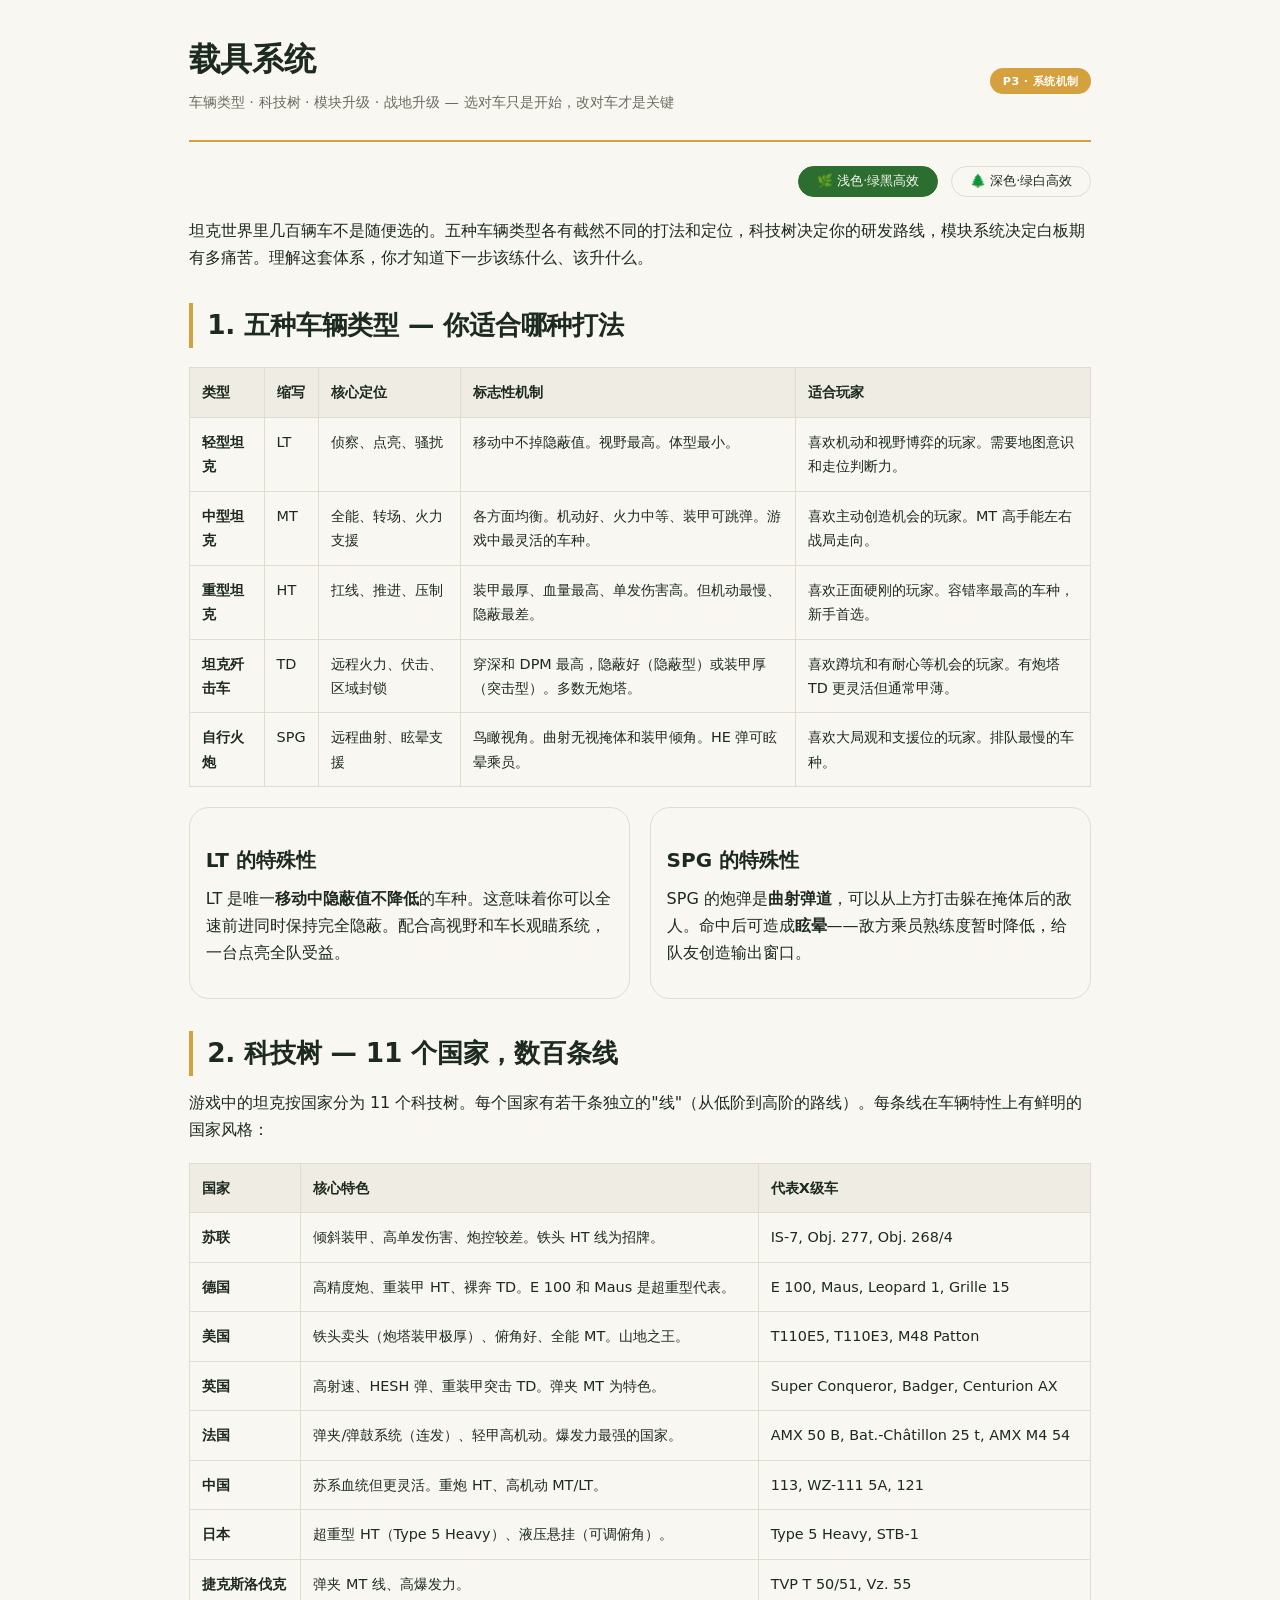
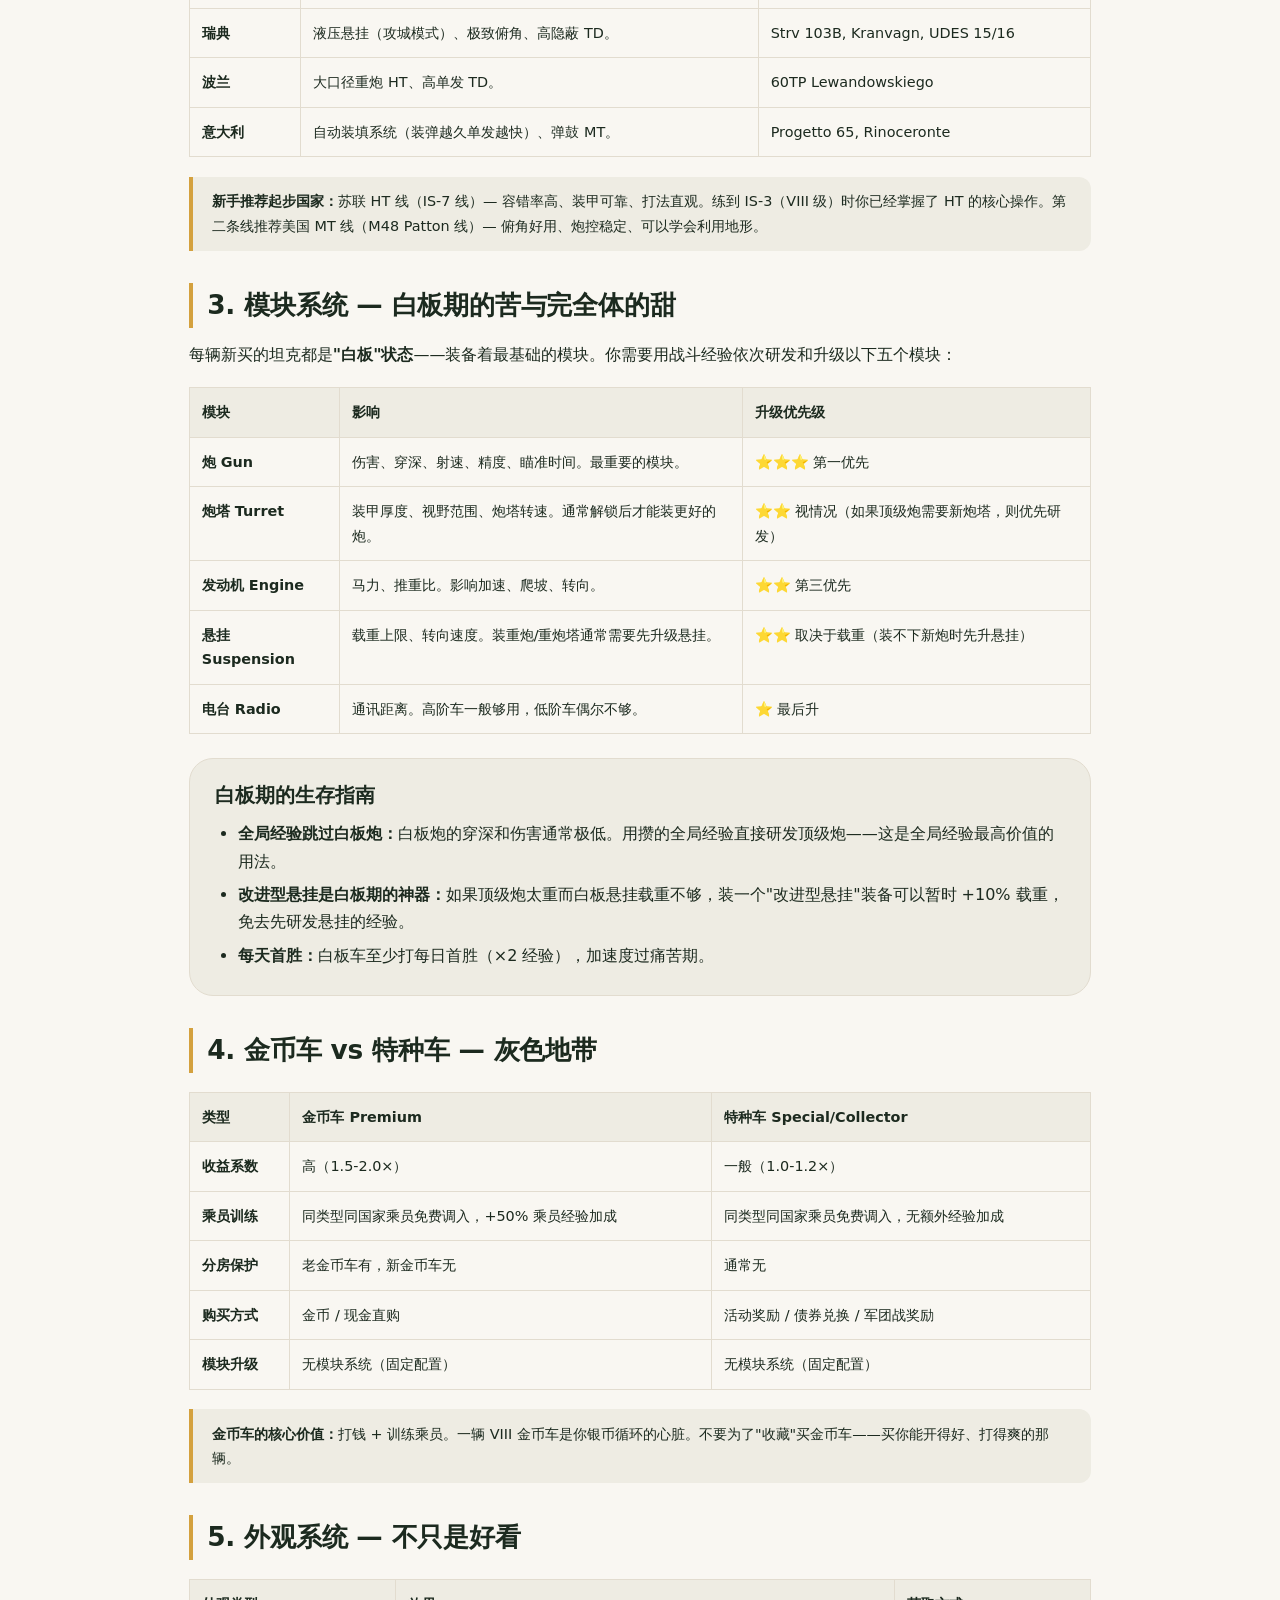
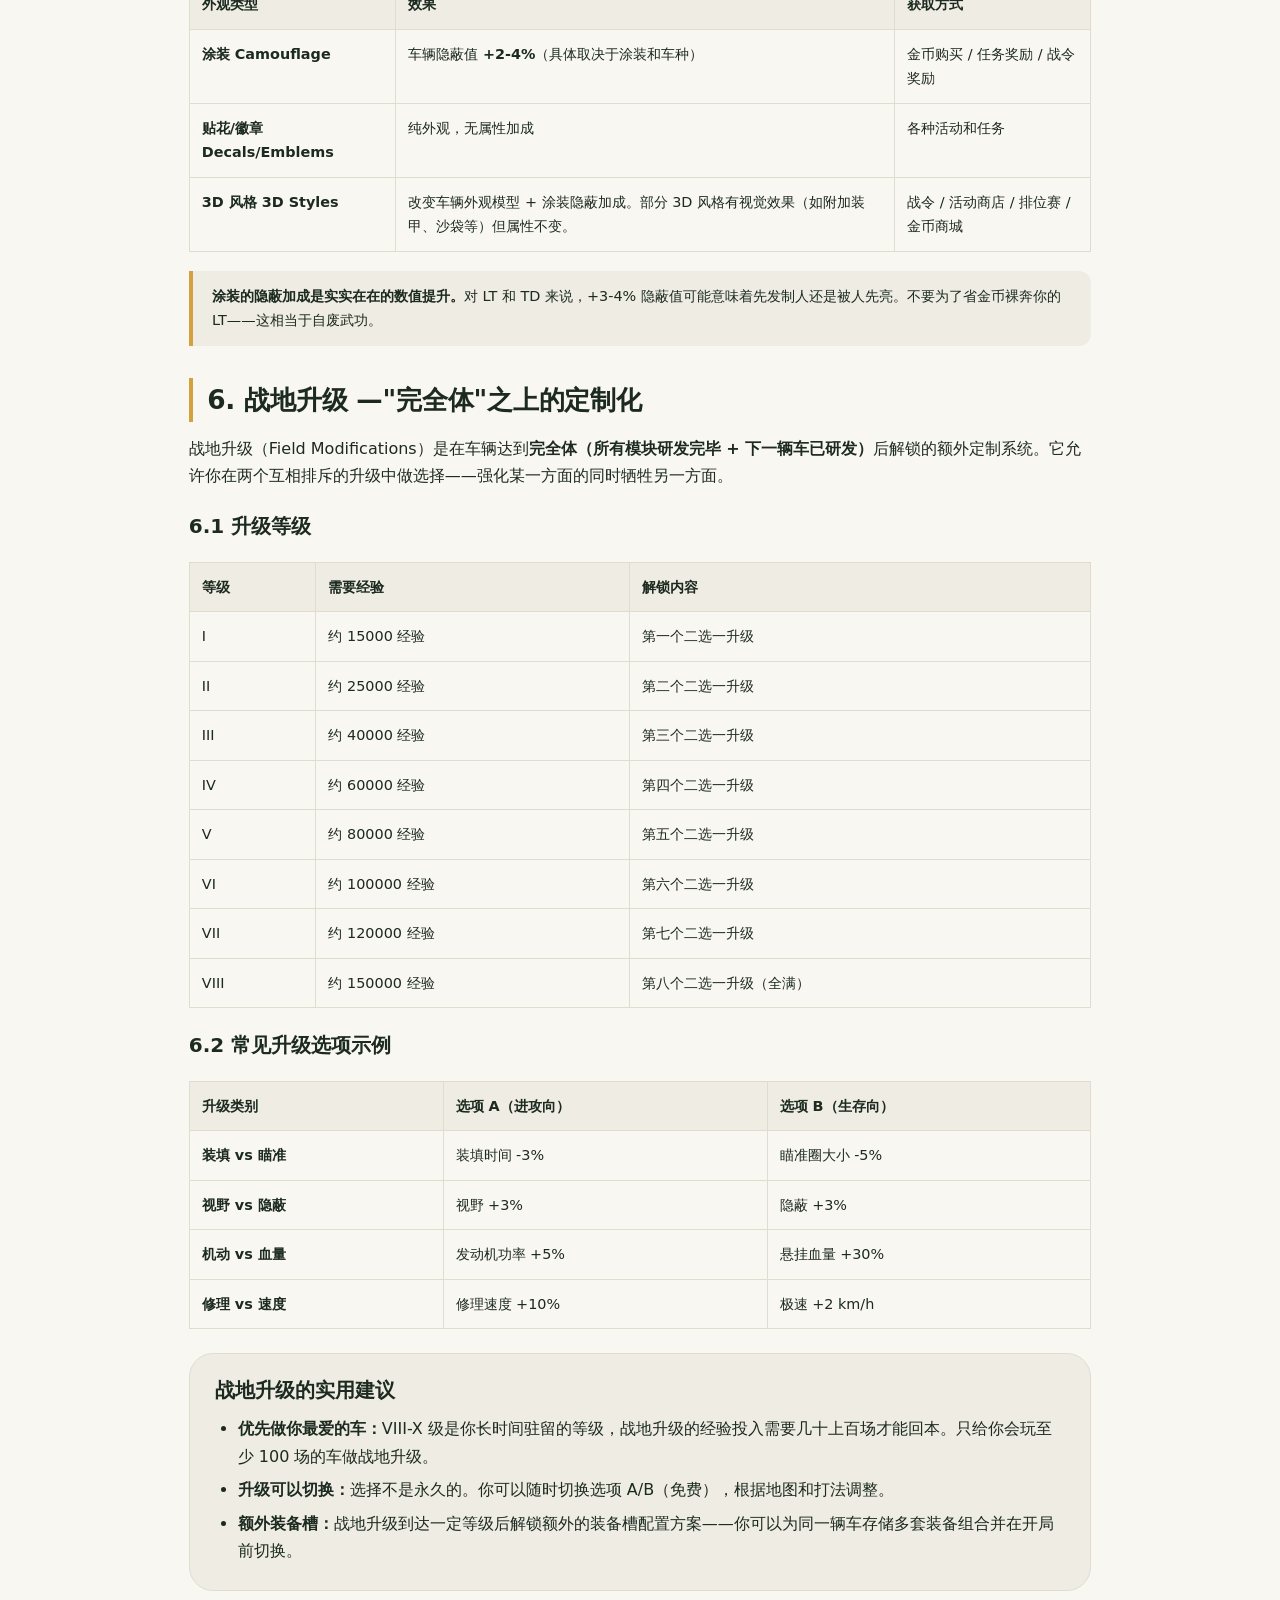
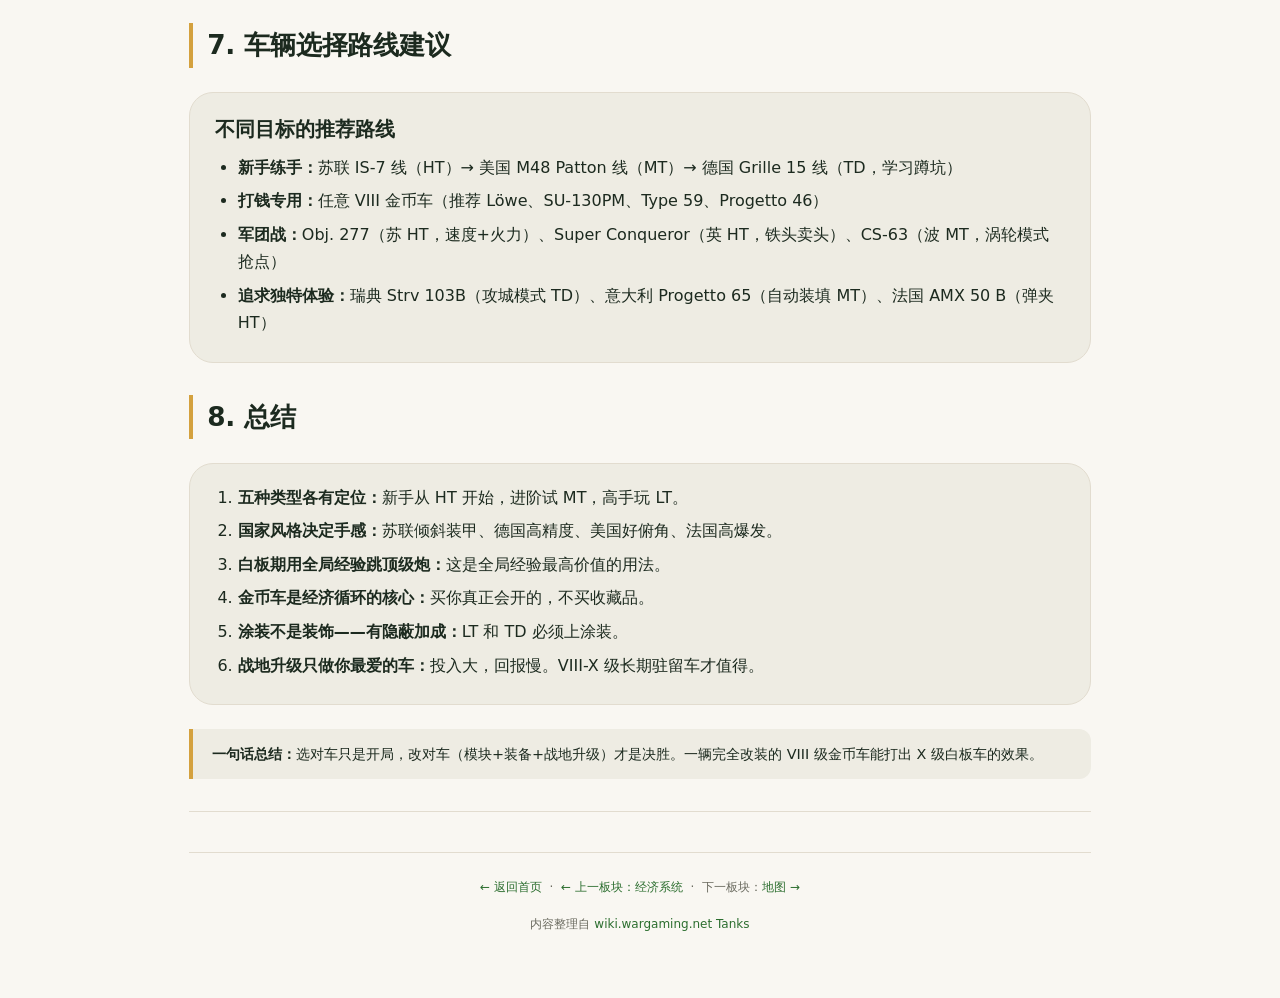
<file: wot-wiki-cn/mechanics/08-tanks.html>
<!DOCTYPE html>
<html lang="zh-CN">
<head>
    <meta charset="UTF-8">
    <meta name="viewport" content="width=device-width, initial-scale=1.0">
    <title>载具系统 · 坦克世界机制精讲</title>
    <link rel="stylesheet" href="../assets/wot-style.css">
</head>
<body>
<div class="container">
    <div class="nav-bar">
        <div>
            <h1>载具系统</h1>
            <p class="subtitle">车辆类型 · 科技树 · 模块升级 · 战地升级 — 选对车只是开始，改对车才是关键</p>
        </div>
        <span class="badge badge-accent">P3 · 系统机制</span>
    </div>

    <div class="theme-bar">
        <button class="theme-btn active" id="lightBtn">🌿 浅色·绿黑高效</button>
        <button class="theme-btn" id="darkBtn">🌲 深色·绿白高效</button>
    </div>

    <p>坦克世界里几百辆车不是随便选的。五种车辆类型各有截然不同的打法和定位，科技树决定你的研发路线，模块系统决定白板期有多痛苦。理解这套体系，你才知道下一步该练什么、该升什么。</p>

    <!-- ============================================================ -->
    <h2>1. 五种车辆类型 — 你适合哪种打法</h2>

    <table>
        <thead>
            <tr><th>类型</th><th>缩写</th><th>核心定位</th><th>标志性机制</th><th>适合玩家</th></tr>
        </thead>
        <tbody>
            <tr>
                <td><strong>轻型坦克</strong></td>
                <td>LT</td>
                <td>侦察、点亮、骚扰</td>
                <td>移动中不掉隐蔽值。视野最高。体型最小。</td>
                <td>喜欢机动和视野博弈的玩家。需要地图意识和走位判断力。</td>
            </tr>
            <tr>
                <td><strong>中型坦克</strong></td>
                <td>MT</td>
                <td>全能、转场、火力支援</td>
                <td>各方面均衡。机动好、火力中等、装甲可跳弹。游戏中最灵活的车种。</td>
                <td>喜欢主动创造机会的玩家。MT 高手能左右战局走向。</td>
            </tr>
            <tr>
                <td><strong>重型坦克</strong></td>
                <td>HT</td>
                <td>扛线、推进、压制</td>
                <td>装甲最厚、血量最高、单发伤害高。但机动最慢、隐蔽最差。</td>
                <td>喜欢正面硬刚的玩家。容错率最高的车种，新手首选。</td>
            </tr>
            <tr>
                <td><strong>坦克歼击车</strong></td>
                <td>TD</td>
                <td>远程火力、伏击、区域封锁</td>
                <td>穿深和 DPM 最高，隐蔽好（隐蔽型）或装甲厚（突击型）。多数无炮塔。</td>
                <td>喜欢蹲坑和有耐心等机会的玩家。有炮塔 TD 更灵活但通常甲薄。</td>
            </tr>
            <tr>
                <td><strong>自行火炮</strong></td>
                <td>SPG</td>
                <td>远程曲射、眩晕支援</td>
                <td>鸟瞰视角。曲射无视掩体和装甲倾角。HE 弹可眩晕乘员。</td>
                <td>喜欢大局观和支援位的玩家。排队最慢的车种。</td>
            </tr>
        </tbody>
    </table>

    <div class="card-row">
        <div class="card-col">
            <h3>LT 的特殊性</h3>
            <p>LT 是唯一<strong>移动中隐蔽值不降低</strong>的车种。这意味着你可以全速前进同时保持完全隐蔽。配合高视野和车长观瞄系统，一台点亮全队受益。</p>
        </div>
        <div class="card-col">
            <h3>SPG 的特殊性</h3>
            <p>SPG 的炮弹是<strong>曲射弹道</strong>，可以从上方打击躲在掩体后的敌人。命中后可造成<strong>眩晕</strong>——敌方乘员熟练度暂时降低，给队友创造输出窗口。</p>
        </div>
    </div>

    <!-- ============================================================ -->
    <h2>2. 科技树 — 11 个国家，数百条线</h2>

    <p>游戏中的坦克按国家分为 11 个科技树。每个国家有若干条独立的"线"（从低阶到高阶的路线）。每条线在车辆特性上有鲜明的国家风格：</p>

    <table>
        <thead>
            <tr><th>国家</th><th>核心特色</th><th>代表X级车</th></tr>
        </thead>
        <tbody>
            <tr><td><strong>苏联</strong></td>
            <td>倾斜装甲、高单发伤害、炮控较差。铁头 HT 线为招牌。</td>
            <td>IS-7, Obj. 277, Obj. 268/4</td>
            </tr>
            <tr><td><strong>德国</strong></td>
            <td>高精度炮、重装甲 HT、裸奔 TD。E 100 和 Maus 是超重型代表。</td>
            <td>E 100, Maus, Leopard 1, Grille 15</td>
            </tr>
            <tr><td><strong>美国</strong></td>
            <td>铁头卖头（炮塔装甲极厚）、俯角好、全能 MT。山地之王。</td>
            <td>T110E5, T110E3, M48 Patton</td>
            </tr>
            <tr><td><strong>英国</strong></td>
            <td>高射速、HESH 弹、重装甲突击 TD。弹夹 MT 为特色。</td>
            <td>Super Conqueror, Badger, Centurion AX</td>
            </tr>
            <tr><td><strong>法国</strong></td>
            <td>弹夹/弹鼓系统（连发）、轻甲高机动。爆发力最强的国家。</td>
            <td>AMX 50 B, Bat.-Châtillon 25 t, AMX M4 54</td>
            </tr>
            <tr><td><strong>中国</strong></td>
            <td>苏系血统但更灵活。重炮 HT、高机动 MT/LT。</td>
            <td>113, WZ-111 5A, 121</td>
            </tr>
            <tr><td><strong>日本</strong></td>
            <td>超重型 HT（Type 5 Heavy）、液压悬挂（可调俯角）。</td>
            <td>Type 5 Heavy, STB-1</td>
            </tr>
            <tr><td><strong>捷克斯洛伐克</strong></td>
            <td>弹夹 MT 线、高爆发力。</td>
            <td>TVP T 50/51, Vz. 55</td>
            </tr>
            <tr><td><strong>瑞典</strong></td>
            <td>液压悬挂（攻城模式）、极致俯角、高隐蔽 TD。</td>
            <td>Strv 103B, Kranvagn, UDES 15/16</td>
            </tr>
            <tr><td><strong>波兰</strong></td>
            <td>大口径重炮 HT、高单发 TD。</td>
            <td>60TP Lewandowskiego</td>
            </tr>
            <tr><td><strong>意大利</strong></td>
            <td>自动装填系统（装弹越久单发越快）、弹鼓 MT。</td>
            <td>Progetto 65, Rinoceronte</td>
            </tr>
        </tbody>
    </table>

    <div class="callout">
        <strong>新手推荐起步国家：</strong>苏联 HT 线（IS-7 线）— 容错率高、装甲可靠、打法直观。练到 IS-3（VIII 级）时你已经掌握了 HT 的核心操作。第二条线推荐美国 MT 线（M48 Patton 线）— 俯角好用、炮控稳定、可以学会利用地形。
    </div>

    <!-- ============================================================ -->
    <h2>3. 模块系统 — 白板期的苦与完全体的甜</h2>

    <p>每辆新买的坦克都是<strong>"白板"状态</strong>——装备着最基础的模块。你需要用战斗经验依次研发和升级以下五个模块：</p>

    <table>
        <thead>
            <tr><th>模块</th><th>影响</th><th>升级优先级</th></tr>
        </thead>
        <tbody>
            <tr>
                <td><strong>炮 Gun</strong></td>
                <td>伤害、穿深、射速、精度、瞄准时间。最重要的模块。</td>
                <td>⭐⭐⭐ 第一优先</td>
            </tr>
            <tr>
                <td><strong>炮塔 Turret</strong></td>
                <td>装甲厚度、视野范围、炮塔转速。通常解锁后才能装更好的炮。</td>
                <td>⭐⭐ 视情况（如果顶级炮需要新炮塔，则优先研发）</td>
            </tr>
            <tr>
                <td><strong>发动机 Engine</strong></td>
                <td>马力、推重比。影响加速、爬坡、转向。</td>
                <td>⭐⭐ 第三优先</td>
            </tr>
            <tr>
                <td><strong>悬挂 Suspension</strong></td>
                <td>载重上限、转向速度。装重炮/重炮塔通常需要先升级悬挂。</td>
                <td>⭐⭐ 取决于载重（装不下新炮时先升悬挂）</td>
            </tr>
            <tr>
                <td><strong>电台 Radio</strong></td>
                <td>通讯距离。高阶车一般够用，低阶车偶尔不够。</td>
                <td>⭐ 最后升</td>
            </tr>
        </tbody>
    </table>

    <div class="card">
        <h3>白板期的生存指南</h3>
        <ul>
            <li><strong>全局经验跳过白板炮：</strong>白板炮的穿深和伤害通常极低。用攒的全局经验直接研发顶级炮——这是全局经验最高价值的用法。</li>
            <li><strong>改进型悬挂是白板期的神器：</strong>如果顶级炮太重而白板悬挂载重不够，装一个"改进型悬挂"装备可以暂时 +10% 载重，免去先研发悬挂的经验。</li>
            <li><strong>每天首胜：</strong>白板车至少打每日首胜（×2 经验），加速度过痛苦期。</li>
        </ul>
    </div>

    <!-- ============================================================ -->
    <h2>4. 金币车 vs 特种车 — 灰色地带</h2>

    <table>
        <thead>
            <tr><th>类型</th><th>金币车 Premium</th><th>特种车 Special/Collector</th></tr>
        </thead>
        <tbody>
            <tr><td><strong>收益系数</strong></td>
            <td>高（1.5-2.0×）</td>
            <td>一般（1.0-1.2×）</td></tr>
            <tr><td><strong>乘员训练</strong></td>
            <td>同类型同国家乘员免费调入，+50% 乘员经验加成</td>
            <td>同类型同国家乘员免费调入，无额外经验加成</td></tr>
            <tr><td><strong>分房保护</strong></td>
            <td>老金币车有，新金币车无</td>
            <td>通常无</td>
            </tr>
            <tr><td><strong>购买方式</strong></td>
            <td>金币 / 现金直购</td>
            <td>活动奖励 / 债券兑换 / 军团战奖励</td></tr>
            <tr><td><strong>模块升级</strong></td>
            <td>无模块系统（固定配置）</td>
            <td>无模块系统（固定配置）</td></tr>
        </tbody>
    </table>

    <div class="callout">
        <strong>金币车的核心价值：</strong>打钱 + 训练乘员。一辆 VIII 金币车是你银币循环的心脏。不要为了"收藏"买金币车——买你能开得好、打得爽的那辆。
    </div>

    <!-- ============================================================ -->
    <h2>5. 外观系统 — 不只是好看</h2>

    <table>
        <thead>
            <tr><th>外观类型</th><th>效果</th><th>获取方式</th></tr>
        </thead>
        <tbody>
            <tr>
                <td><strong>涂装 Camouflage</strong></td>
                <td>车辆隐蔽值 <strong>+2-4%</strong>（具体取决于涂装和车种）</td>
                <td>金币购买 / 任务奖励 / 战令奖励</td>
            </tr>
            <tr>
                <td><strong>贴花/徽章 Decals/Emblems</strong></td>
                <td>纯外观，无属性加成</td>
                <td>各种活动和任务</td>
            </tr>
            <tr>
                <td><strong>3D 风格 3D Styles</strong></td>
                <td>改变车辆外观模型 + 涂装隐蔽加成。部分 3D 风格有视觉效果（如附加装甲、沙袋等）但属性不变。</td>
                <td>战令 / 活动商店 / 排位赛 / 金币商城</td>
            </tr>
        </tbody>
    </table>

    <div class="callout">
        <strong>涂装的隐蔽加成是实实在在的数值提升。</strong>对 LT 和 TD 来说，+3-4% 隐蔽值可能意味着先发制人还是被人先亮。不要为了省金币裸奔你的 LT——这相当于自废武功。
    </div>

    <!-- ============================================================ -->
    <h2>6. 战地升级 —"完全体"之上的定制化</h2>

    <p>战地升级（Field Modifications）是在车辆达到<strong>完全体（所有模块研发完毕 + 下一辆车已研发）</strong>后解锁的额外定制系统。它允许你在两个互相排斥的升级中做选择——强化某一方面的同时牺牲另一方面。</p>

    <h3>6.1 升级等级</h3>

    <table>
        <thead>
            <tr><th>等级</th><th>需要经验</th><th>解锁内容</th></tr>
        </thead>
        <tbody>
            <tr><td>I</td><td>约 15000 经验</td><td>第一个二选一升级</td></tr>
            <tr><td>II</td><td>约 25000 经验</td><td>第二个二选一升级</td></tr>
            <tr><td>III</td><td>约 40000 经验</td><td>第三个二选一升级</td></tr>
            <tr><td>IV</td><td>约 60000 经验</td><td>第四个二选一升级</td></tr>
            <tr><td>V</td><td>约 80000 经验</td><td>第五个二选一升级</td></tr>
            <tr><td>VI</td><td>约 100000 经验</td><td>第六个二选一升级</td></tr>
            <tr><td>VII</td><td>约 120000 经验</td><td>第七个二选一升级</td></tr>
            <tr><td>VIII</td><td>约 150000 经验</td><td>第八个二选一升级（全满）</td></tr>
        </tbody>
    </table>

    <h3>6.2 常见升级选项示例</h3>

    <table>
        <thead>
            <tr><th>升级类别</th><th>选项 A（进攻向）</th><th>选项 B（生存向）</th></tr>
        </thead>
        <tbody>
            <tr><td><strong>装填 vs 瞄准</strong></td>
            <td>装填时间 -3%</td>
            <td>瞄准圈大小 -5%</td></tr>
            <tr><td><strong>视野 vs 隐蔽</strong></td>
            <td>视野 +3%</td>
            <td>隐蔽 +3%</td></tr>
            <tr><td><strong>机动 vs 血量</strong></td>
            <td>发动机功率 +5%</td>
            <td>悬挂血量 +30%</td></tr>
            <tr><td><strong>修理 vs 速度</strong></td>
            <td>修理速度 +10%</td>
            <td>极速 +2 km/h</td></tr>
        </tbody>
    </table>

    <div class="card">
        <h3>战地升级的实用建议</h3>
        <ul>
            <li><strong>优先做你最爱的车：</strong>VIII-X 级是你长时间驻留的等级，战地升级的经验投入需要几十上百场才能回本。只给你会玩至少 100 场的车做战地升级。</li>
            <li><strong>升级可以切换：</strong>选择不是永久的。你可以随时切换选项 A/B（免费），根据地图和打法调整。</li>
            <li><strong>额外装备槽：</strong>战地升级到达一定等级后解锁额外的装备槽配置方案——你可以为同一辆车存储多套装备组合并在开局前切换。</li>
        </ul>
    </div>

    <!-- ============================================================ -->
    <h2>7. 车辆选择路线建议</h2>

    <div class="card">
        <h3>不同目标的推荐路线</h3>
        <ul>
            <li><strong>新手练手：</strong>苏联 IS-7 线（HT）→ 美国 M48 Patton 线（MT）→ 德国 Grille 15 线（TD，学习蹲坑）</li>
            <li><strong>打钱专用：</strong>任意 VIII 金币车（推荐 Löwe、SU-130PM、Type 59、Progetto 46）</li>
            <li><strong>军团战：</strong>Obj. 277（苏 HT，速度+火力）、Super Conqueror（英 HT，铁头卖头）、CS-63（波 MT，涡轮模式抢点）</li>
            <li><strong>追求独特体验：</strong>瑞典 Strv 103B（攻城模式 TD）、意大利 Progetto 65（自动装填 MT）、法国 AMX 50 B（弹夹 HT）</li>
        </ul>
    </div>

    <!-- ============================================================ -->
    <h2>8. 总结</h2>

    <div class="card">
        <ol>
            <li><strong>五种类型各有定位：</strong>新手从 HT 开始，进阶试 MT，高手玩 LT。</li>
            <li><strong>国家风格决定手感：</strong>苏联倾斜装甲、德国高精度、美国好俯角、法国高爆发。</li>
            <li><strong>白板期用全局经验跳顶级炮：</strong>这是全局经验最高价值的用法。</li>
            <li><strong>金币车是经济循环的核心：</strong>买你真正会开的，不买收藏品。</li>
            <li><strong>涂装不是装饰——有隐蔽加成：</strong>LT 和 TD 必须上涂装。</li>
            <li><strong>战地升级只做你最爱的车：</strong>投入大，回报慢。VIII-X 级长期驻留车才值得。</li>
        </ol>
    </div>

    <div class="callout">
        <strong>一句话总结：</strong>选对车只是开局，改对车（模块+装备+战地升级）才是决胜。一辆完全改装的 VIII 级金币车能打出 X 级白板车的效果。
    </div>

    <!-- ============================================================ -->
    <hr>
    <div class="footer">
        <p>
            <a href="../index.html">← 返回首页</a> &nbsp;·&nbsp;
            <a href="07-economy.html">← 上一板块：经济系统</a> &nbsp;·&nbsp;
            下一板块：<a href="09-maps.html">地图 →</a>
        </p>
        <p style="margin-top:0.5rem;">内容整理自 <a href="https://wiki.wargaming.net/en/Tanks">wiki.wargaming.net Tanks</a></p>
    </div>
</div>

<script>
(function() {
    var root = document.documentElement;
    var lightBtn = document.getElementById('lightBtn');
    var darkBtn = document.getElementById('darkBtn');
    function setTheme(name) {
        if (name === 'dark') {
            root.style.setProperty('--bg', 'var(--dark-bg)');
            root.style.setProperty('--text', 'var(--dark-text)');
            root.style.setProperty('--link', 'var(--dark-link)');
            root.style.setProperty('--accent', 'var(--dark-accent)');
            root.style.setProperty('--secondary', 'var(--dark-secondary)');
            root.style.setProperty('--border', 'var(--dark-border)');
            root.style.setProperty('--card-bg', 'var(--dark-card-bg)');
            darkBtn.classList.add('active'); lightBtn.classList.remove('active');
            localStorage.setItem('wot-theme', 'dark');
        } else {
            root.style.setProperty('--bg', 'var(--light-bg)');
            root.style.setProperty('--text', 'var(--light-text)');
            root.style.setProperty('--link', 'var(--light-link)');
            root.style.setProperty('--accent', 'var(--light-accent)');
            root.style.setProperty('--secondary', 'var(--light-secondary)');
            root.style.setProperty('--border', 'var(--light-border)');
            root.style.setProperty('--card-bg', 'var(--light-card-bg)');
            lightBtn.classList.add('active'); darkBtn.classList.remove('active');
            localStorage.setItem('wot-theme', 'light');
        }
    }
    var saved = localStorage.getItem('wot-theme');
    setTheme(saved === 'dark' ? 'dark' : 'light');
    lightBtn.addEventListener('click', function() { setTheme('light'); });
    darkBtn.addEventListener('click', function() { setTheme('dark'); });
})();
</script>
</body>
</html>
</file>
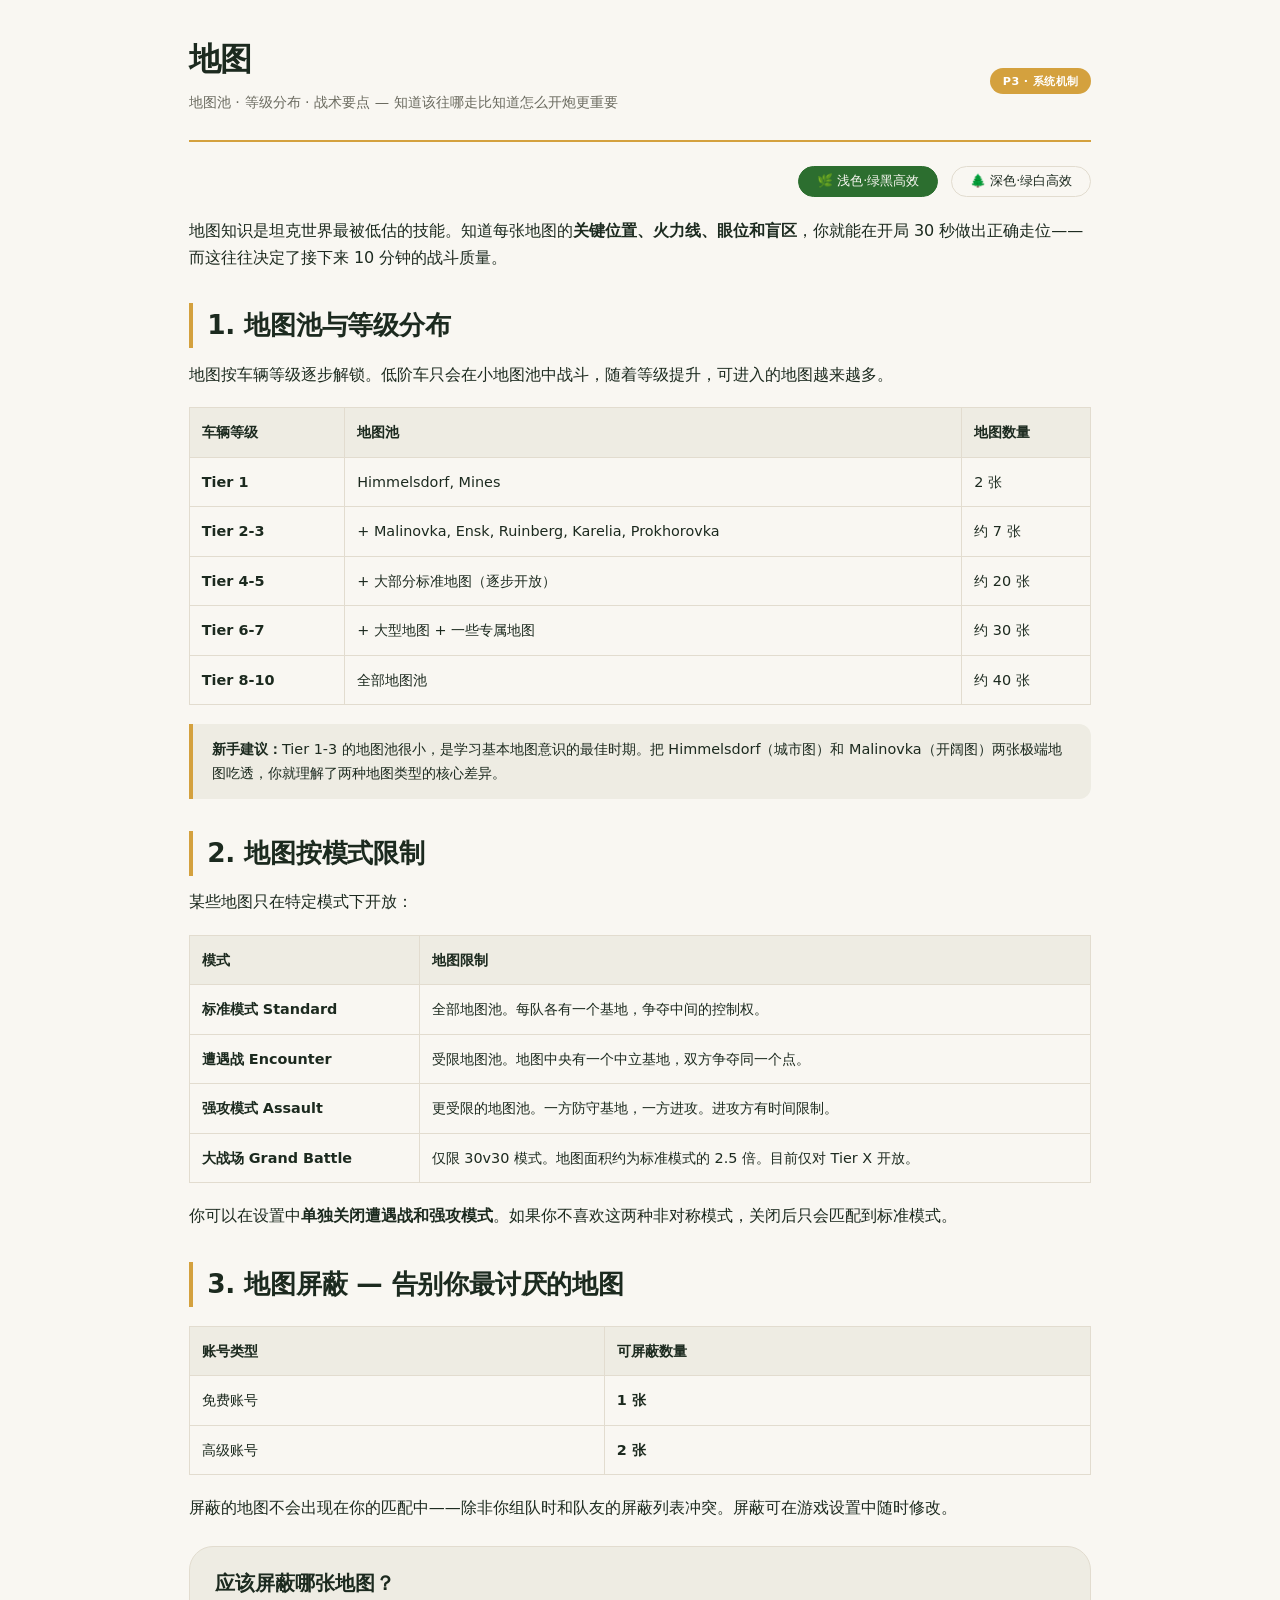
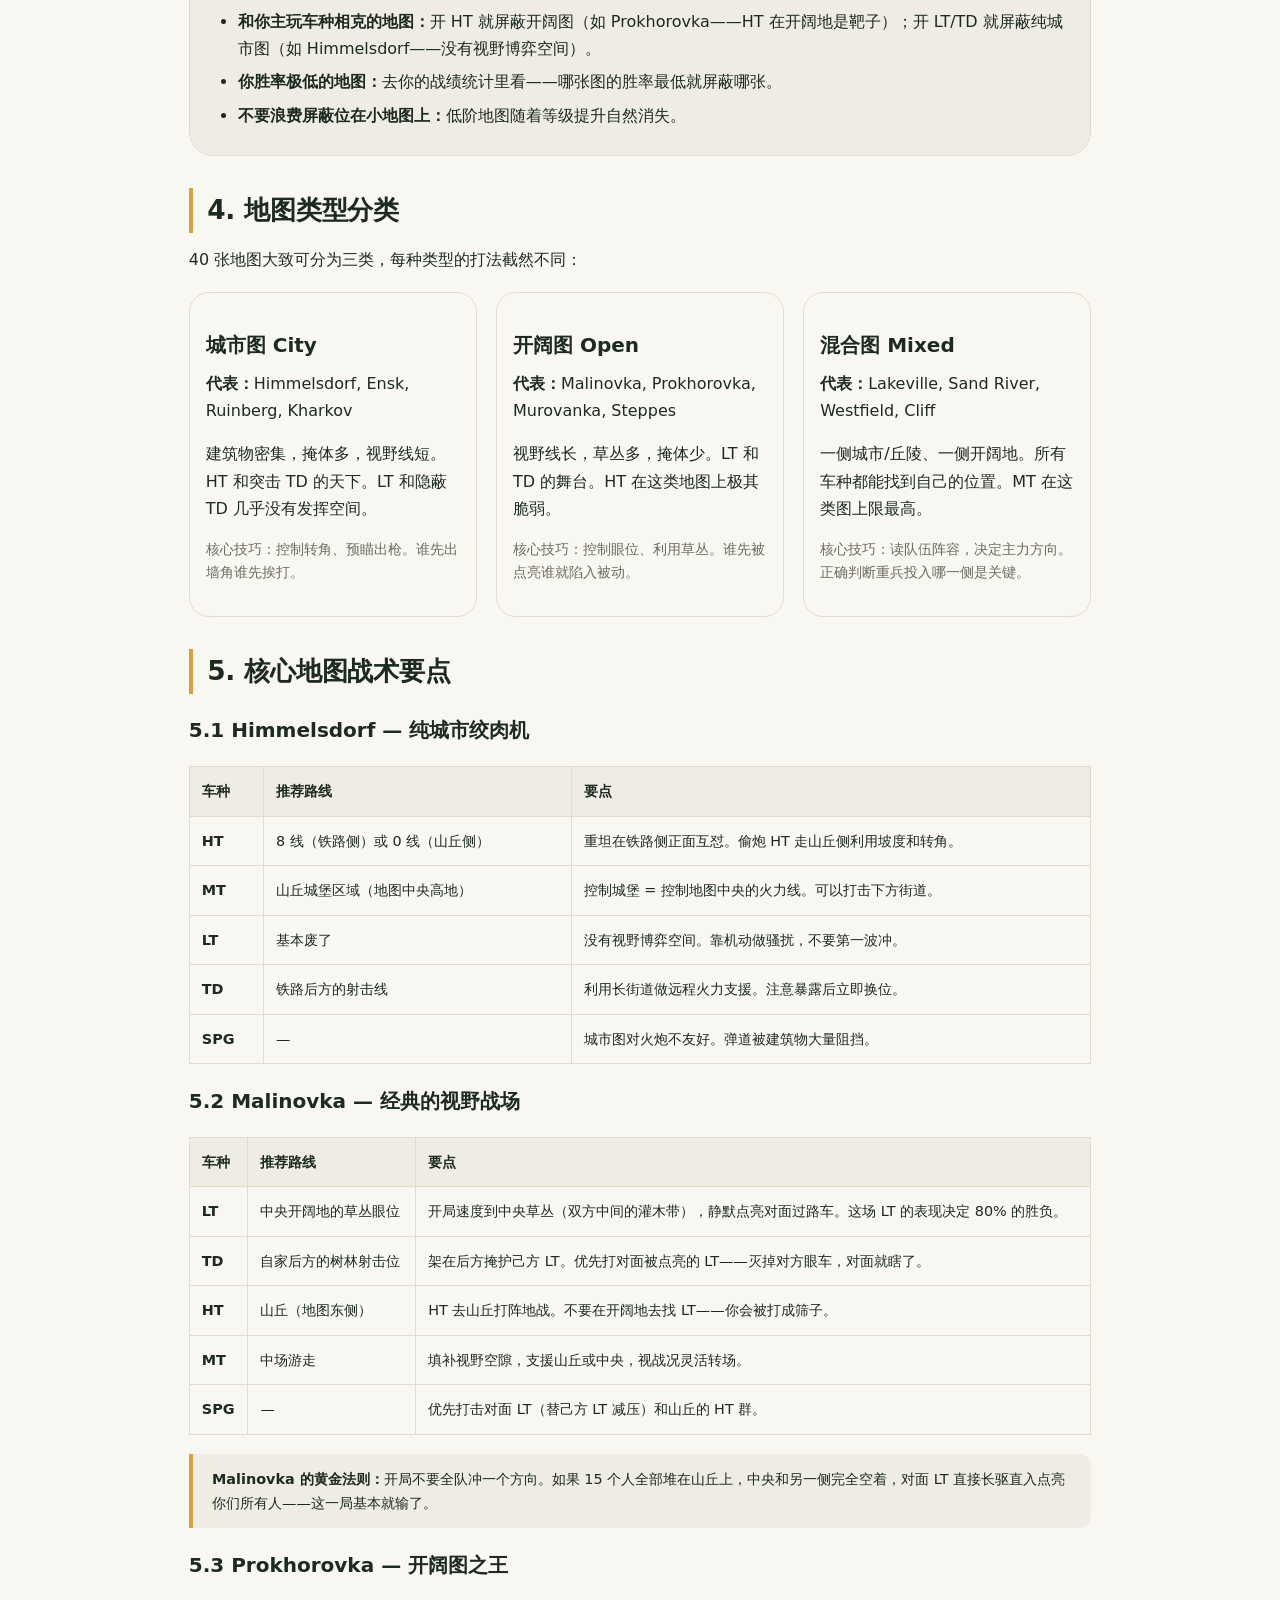
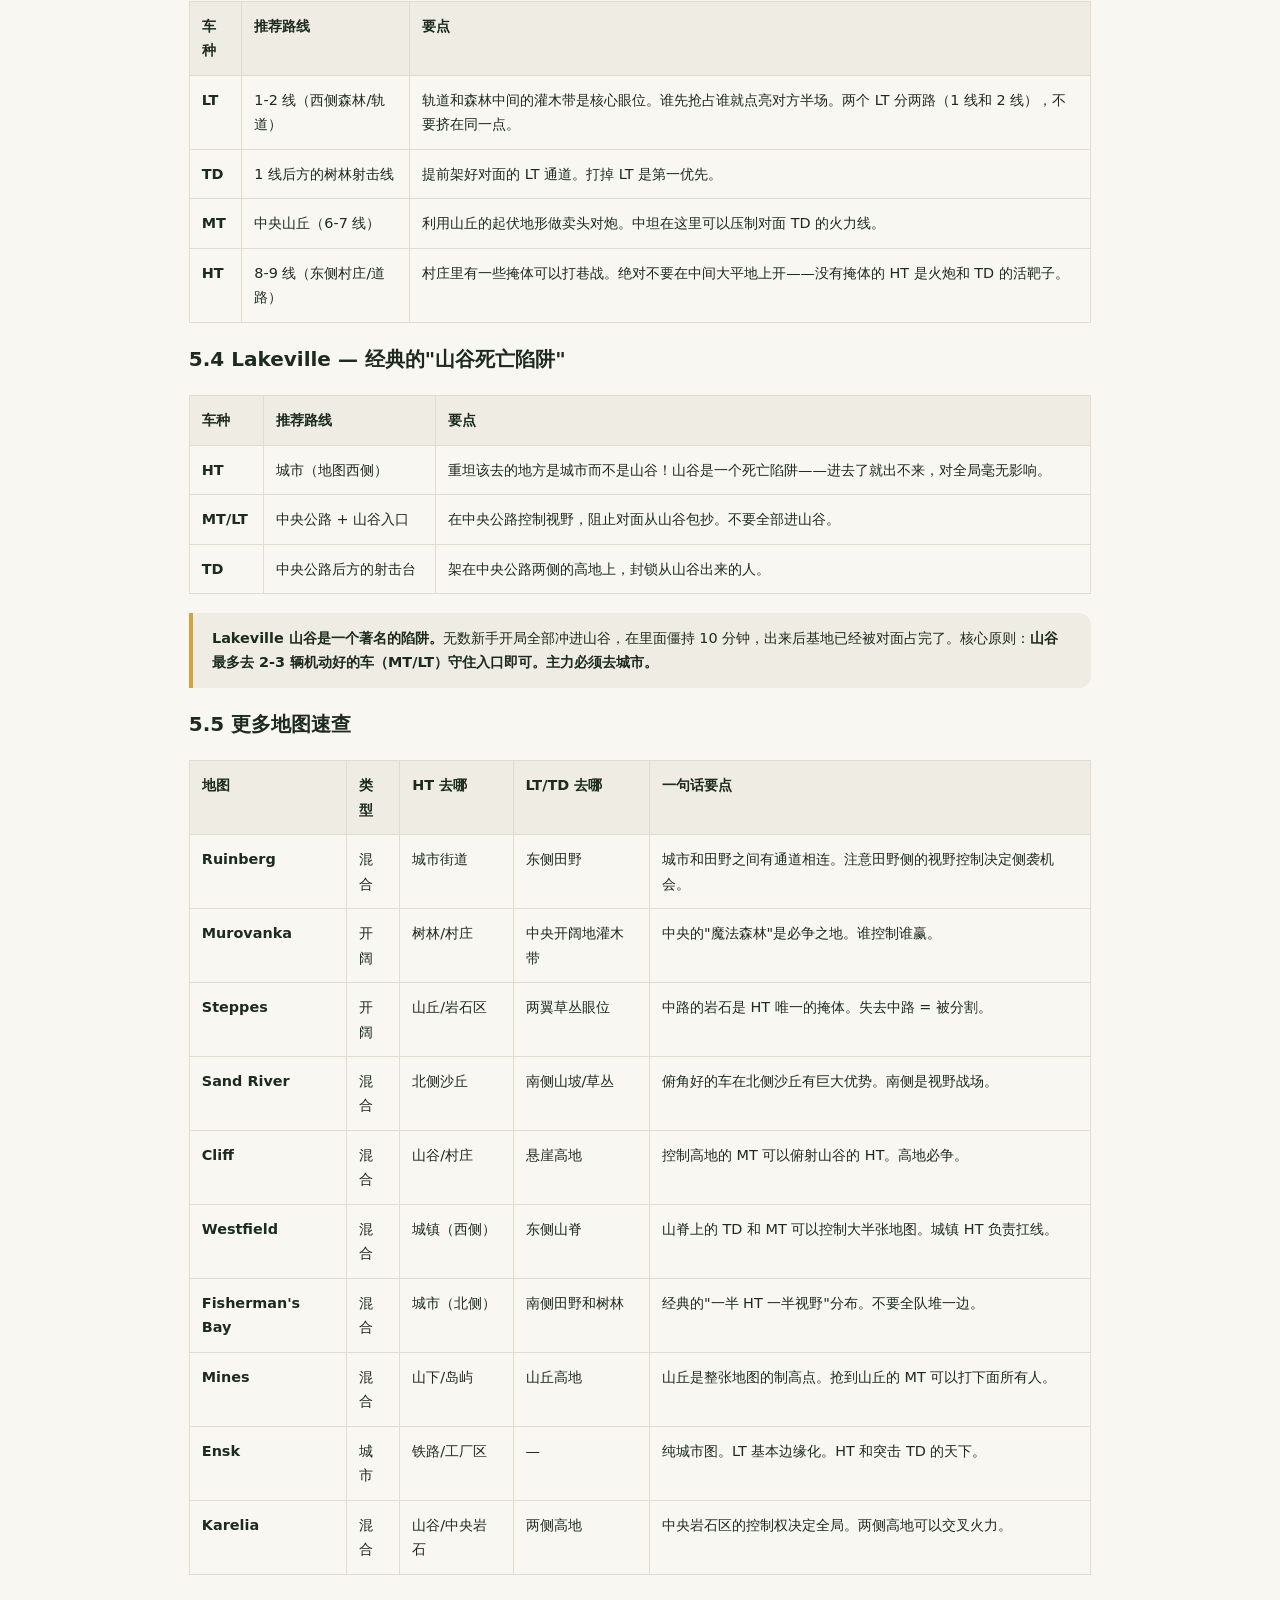
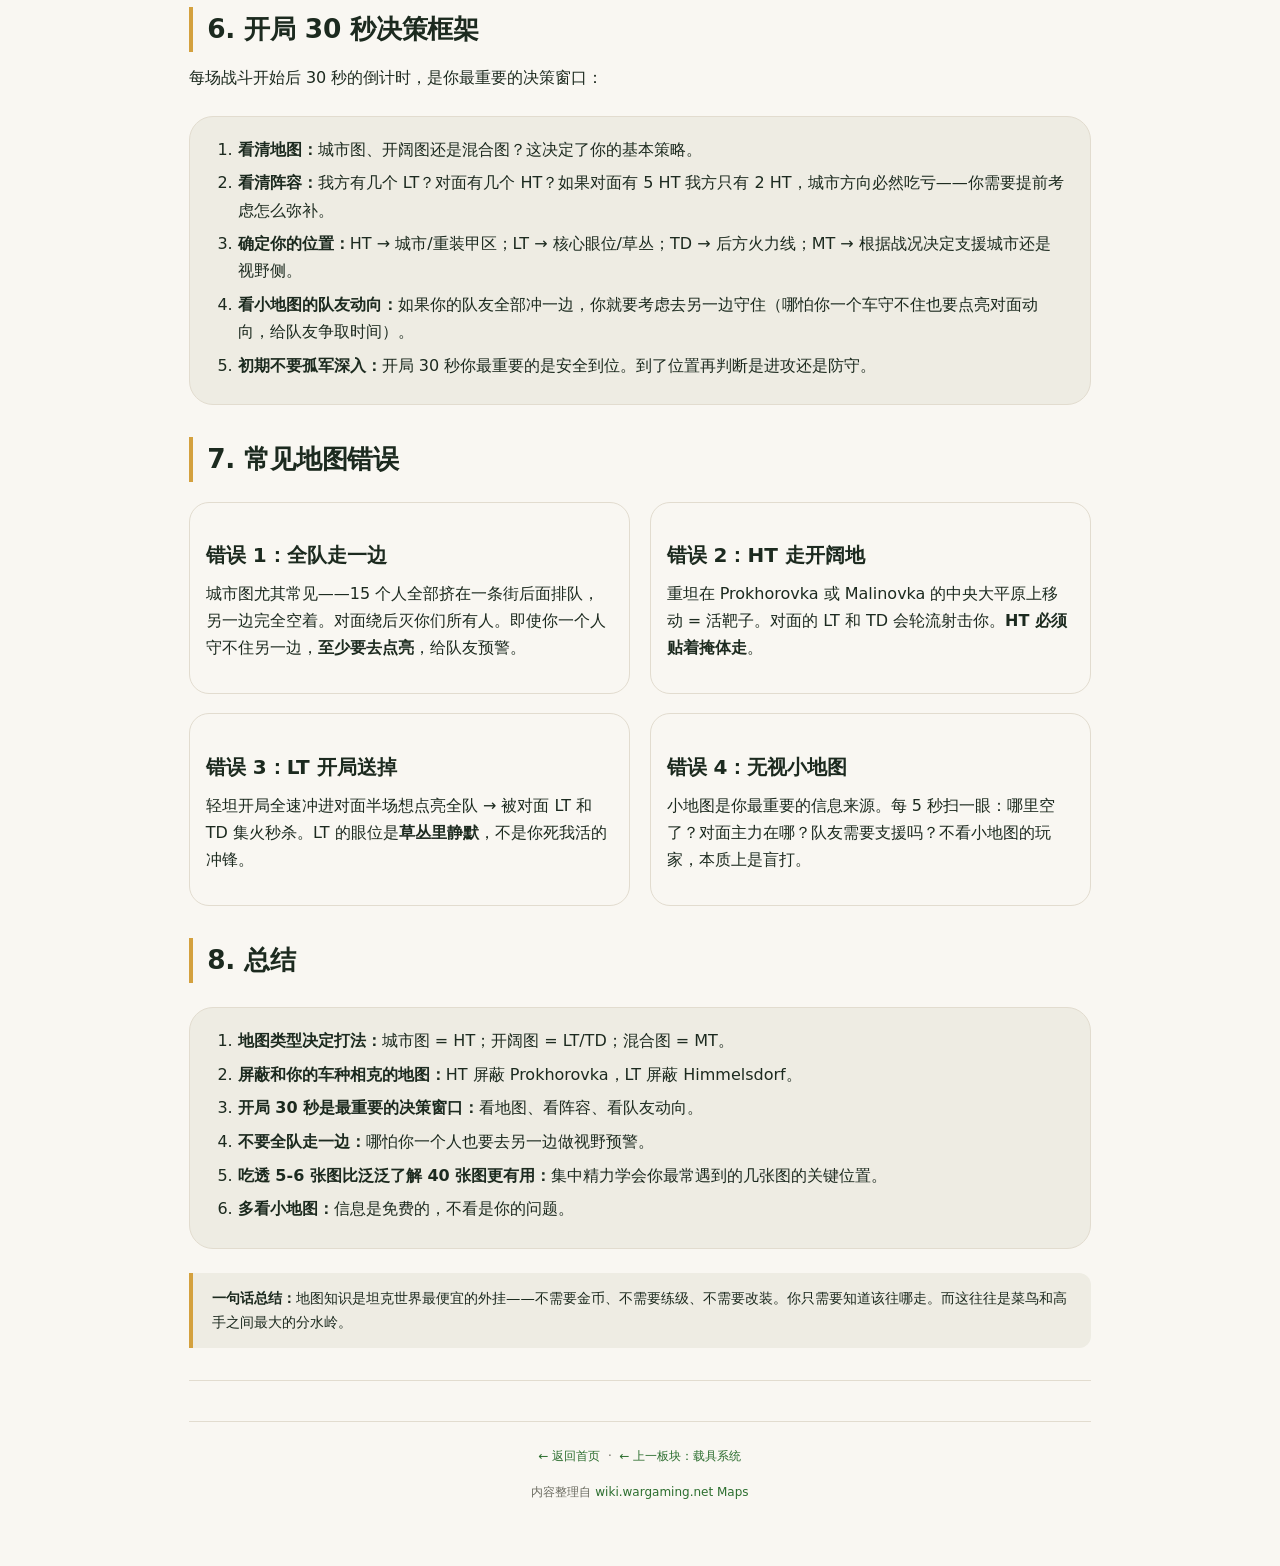
<file: wot-wiki-cn/mechanics/09-maps.html>
<!DOCTYPE html>
<html lang="zh-CN">
<head>
    <meta charset="UTF-8">
    <meta name="viewport" content="width=device-width, initial-scale=1.0">
    <title>地图 · 坦克世界机制精讲</title>
    <link rel="stylesheet" href="../assets/wot-style.css">
</head>
<body>
<div class="container">
    <div class="nav-bar">
        <div>
            <h1>地图</h1>
            <p class="subtitle">地图池 · 等级分布 · 战术要点 — 知道该往哪走比知道怎么开炮更重要</p>
        </div>
        <span class="badge badge-accent">P3 · 系统机制</span>
    </div>

    <div class="theme-bar">
        <button class="theme-btn active" id="lightBtn">🌿 浅色·绿黑高效</button>
        <button class="theme-btn" id="darkBtn">🌲 深色·绿白高效</button>
    </div>

    <p>地图知识是坦克世界最被低估的技能。知道每张地图的<strong>关键位置、火力线、眼位和盲区</strong>，你就能在开局 30 秒做出正确走位——而这往往决定了接下来 10 分钟的战斗质量。</p>

    <!-- ============================================================ -->
    <h2>1. 地图池与等级分布</h2>

    <p>地图按车辆等级逐步解锁。低阶车只会在小地图池中战斗，随着等级提升，可进入的地图越来越多。</p>

    <table>
        <thead>
            <tr><th>车辆等级</th><th>地图池</th><th>地图数量</th></tr>
        </thead>
        <tbody>
            <tr><td><strong>Tier 1</strong></td>
            <td>Himmelsdorf, Mines</td>
            <td>2 张</td></tr>
            <tr><td><strong>Tier 2-3</strong></td>
            <td>+ Malinovka, Ensk, Ruinberg, Karelia, Prokhorovka</td>
            <td>约 7 张</td></tr>
            <tr><td><strong>Tier 4-5</strong></td>
            <td>+ 大部分标准地图（逐步开放）</td>
            <td>约 20 张</td></tr>
            <tr><td><strong>Tier 6-7</strong></td>
            <td>+ 大型地图 + 一些专属地图</td>
            <td>约 30 张</td></tr>
            <tr><td><strong>Tier 8-10</strong></td>
            <td>全部地图池</td>
            <td>约 40 张</td></tr>
        </tbody>
    </table>

    <div class="callout">
        <strong>新手建议：</strong>Tier 1-3 的地图池很小，是学习基本地图意识的最佳时期。把 Himmelsdorf（城市图）和 Malinovka（开阔图）两张极端地图吃透，你就理解了两种地图类型的核心差异。
    </div>

    <!-- ============================================================ -->
    <h2>2. 地图按模式限制</h2>

    <p>某些地图只在特定模式下开放：</p>

    <table>
        <thead>
            <tr><th>模式</th><th>地图限制</th></tr>
        </thead>
        <tbody>
            <tr><td><strong>标准模式 Standard</strong></td>
            <td>全部地图池。每队各有一个基地，争夺中间的控制权。</td>
        </tr>
        <tr><td><strong>遭遇战 Encounter</strong></td>
            <td>受限地图池。地图中央有一个中立基地，双方争夺同一个点。</td>
        </tr>
        <tr><td><strong>强攻模式 Assault</strong></td>
            <td>更受限的地图池。一方防守基地，一方进攻。进攻方有时间限制。</td>
        </tr>
        <tr><td><strong>大战场 Grand Battle</strong></td>
            <td>仅限 30v30 模式。地图面积约为标准模式的 2.5 倍。目前仅对 Tier X 开放。</td>
        </tr>
    </table>

    <p>你可以在设置中<strong>单独关闭遭遇战和强攻模式</strong>。如果你不喜欢这两种非对称模式，关闭后只会匹配到标准模式。</p>

    <!-- ============================================================ -->
    <h2>3. 地图屏蔽 — 告别你最讨厌的地图</h2>

    <table>
        <thead>
            <tr><th>账号类型</th><th>可屏蔽数量</th></tr>
        </thead>
        <tbody>
            <tr><td>免费账号</td><td><strong>1 张</strong></td></tr>
            <tr><td>高级账号</td><td><strong>2 张</strong></td></tr>
        </tbody>
    </table>

    <p>屏蔽的地图不会出现在你的匹配中——除非你组队时和队友的屏蔽列表冲突。屏蔽可在游戏设置中随时修改。</p>

    <div class="card">
        <h3>应该屏蔽哪张地图？</h3>
        <ul>
            <li><strong>和你主玩车种相克的地图：</strong>开 HT 就屏蔽开阔图（如 Prokhorovka——HT 在开阔地是靶子）；开 LT/TD 就屏蔽纯城市图（如 Himmelsdorf——没有视野博弈空间）。</li>
            <li><strong>你胜率极低的地图：</strong>去你的战绩统计里看——哪张图的胜率最低就屏蔽哪张。</li>
            <li><strong>不要浪费屏蔽位在小地图上：</strong>低阶地图随着等级提升自然消失。</li>
        </ul>
    </div>

    <!-- ============================================================ -->
    <h2>4. 地图类型分类</h2>

    <p>40 张地图大致可分为三类，每种类型的打法截然不同：</p>

    <div class="card-row">
        <div class="card-col">
            <h3>城市图 City</h3>
            <p><strong>代表：</strong>Himmelsdorf, Ensk, Ruinberg, Kharkov</p>
            <p>建筑物密集，掩体多，视野线短。HT 和突击 TD 的天下。LT 和隐蔽 TD 几乎没有发挥空间。</p>
            <p style="font-size:0.85rem;color:var(--secondary);">核心技巧：控制转角、预瞄出枪。谁先出墙角谁先挨打。</p>
        </div>
        <div class="card-col">
            <h3>开阔图 Open</h3>
            <p><strong>代表：</strong>Malinovka, Prokhorovka, Murovanka, Steppes</p>
            <p>视野线长，草丛多，掩体少。LT 和 TD 的舞台。HT 在这类地图上极其脆弱。</p>
            <p style="font-size:0.85rem;color:var(--secondary);">核心技巧：控制眼位、利用草丛。谁先被点亮谁就陷入被动。</p>
        </div>
        <div class="card-col">
            <h3>混合图 Mixed</h3>
            <p><strong>代表：</strong>Lakeville, Sand River, Westfield, Cliff</p>
            <p>一侧城市/丘陵、一侧开阔地。所有车种都能找到自己的位置。MT 在这类图上限最高。</p>
            <p style="font-size:0.85rem;color:var(--secondary);">核心技巧：读队伍阵容，决定主力方向。正确判断重兵投入哪一侧是关键。</p>
        </div>
    </div>

    <!-- ============================================================ -->
    <h2>5. 核心地图战术要点</h2>

    <h3>5.1 Himmelsdorf — 纯城市绞肉机</h3>

    <table>
        <thead>
            <tr><th>车种</th><th>推荐路线</th><th>要点</th></tr>
        </thead>
        <tbody>
            <tr><td><strong>HT</strong></td><td>8 线（铁路侧）或 0 线（山丘侧）</td><td>重坦在铁路侧正面互怼。偷炮 HT 走山丘侧利用坡度和转角。</td></tr>
            <tr><td><strong>MT</strong></td><td>山丘城堡区域（地图中央高地）</td><td>控制城堡 = 控制地图中央的火力线。可以打击下方街道。</td></tr>
            <tr><td><strong>LT</strong></td><td>基本废了</td><td>没有视野博弈空间。靠机动做骚扰，不要第一波冲。</td></tr>
            <tr><td><strong>TD</strong></td><td>铁路后方的射击线</td><td>利用长街道做远程火力支援。注意暴露后立即换位。</td></tr>
            <tr><td><strong>SPG</strong></td><td>—</td><td>城市图对火炮不友好。弹道被建筑物大量阻挡。</td></tr>
        </tbody>
    </table>

    <h3>5.2 Malinovka — 经典的视野战场</h3>

    <table>
        <thead>
            <tr><th>车种</th><th>推荐路线</th><th>要点</th></tr>
        </thead>
        <tbody>
            <tr><td><strong>LT</strong></td><td>中央开阔地的草丛眼位</td><td>开局速度到中央草丛（双方中间的灌木带），静默点亮对面过路车。这场 LT 的表现决定 80% 的胜负。</td></tr>
            <tr><td><strong>TD</strong></td><td>自家后方的树林射击位</td><td>架在后方掩护己方 LT。优先打对面被点亮的 LT——灭掉对方眼车，对面就瞎了。</td></tr>
            <tr><td><strong>HT</strong></td><td>山丘（地图东侧）</td><td>HT 去山丘打阵地战。不要在开阔地去找 LT——你会被打成筛子。</td></tr>
            <tr><td><strong>MT</strong></td><td>中场游走</td><td>填补视野空隙，支援山丘或中央，视战况灵活转场。</td></tr>
            <tr><td><strong>SPG</strong></td><td>—</td><td>优先打击对面 LT（替己方 LT 减压）和山丘的 HT 群。</td></tr>
        </tbody>
    </table>

    <div class="callout">
        <strong>Malinovka 的黄金法则：</strong>开局不要全队冲一个方向。如果 15 个人全部堆在山丘上，中央和另一侧完全空着，对面 LT 直接长驱直入点亮你们所有人——这一局基本就输了。
    </div>

    <h3>5.3 Prokhorovka — 开阔图之王</h3>

    <table>
        <thead>
            <tr><th>车种</th><th>推荐路线</th><th>要点</th></tr>
        </thead>
        <tbody>
            <tr><td><strong>LT</strong></td><td>1-2 线（西侧森林/轨道）</td><td>轨道和森林中间的灌木带是核心眼位。谁先抢占谁就点亮对方半场。两个 LT 分两路（1 线和 2 线），不要挤在同一点。</td></tr>
            <tr><td><strong>TD</strong></td><td>1 线后方的树林射击线</td><td>提前架好对面的 LT 通道。打掉 LT 是第一优先。</td></tr>
            <tr><td><strong>MT</strong></td><td>中央山丘（6-7 线）</td><td>利用山丘的起伏地形做卖头对炮。中坦在这里可以压制对面 TD 的火力线。</td></tr>
            <tr><td><strong>HT</strong></td><td>8-9 线（东侧村庄/道路）</td><td>村庄里有一些掩体可以打巷战。绝对不要在中间大平地上开——没有掩体的 HT 是火炮和 TD 的活靶子。</td></tr>
        </tbody>
    </table>

    <h3>5.4 Lakeville — 经典的"山谷死亡陷阱"</h3>

    <table>
        <thead>
            <tr><th>车种</th><th>推荐路线</th><th>要点</th></tr>
        </thead>
        <tbody>
            <tr><td><strong>HT</strong></td><td>城市（地图西侧）</td><td>重坦该去的地方是城市而不是山谷！山谷是一个死亡陷阱——进去了就出不来，对全局毫无影响。</td></tr>
            <tr><td><strong>MT/LT</strong></td><td>中央公路 + 山谷入口</td><td>在中央公路控制视野，阻止对面从山谷包抄。不要全部进山谷。</td></tr>
            <tr><td><strong>TD</strong></td><td>中央公路后方的射击台</td><td>架在中央公路两侧的高地上，封锁从山谷出来的人。</td></tr>
        </tbody>
    </table>

    <div class="callout">
        <strong>Lakeville 山谷是一个著名的陷阱。</strong>无数新手开局全部冲进山谷，在里面僵持 10 分钟，出来后基地已经被对面占完了。核心原则：<strong>山谷最多去 2-3 辆机动好的车（MT/LT）守住入口即可。主力必须去城市。</strong>
    </div>

    <h3>5.5 更多地图速查</h3>

    <table>
        <thead>
            <tr><th>地图</th><th>类型</th><th>HT 去哪</th><th>LT/TD 去哪</th><th>一句话要点</th></tr>
        </thead>
        <tbody>
            <tr><td><strong>Ruinberg</strong></td><td>混合</td><td>城市街道</td><td>东侧田野</td><td>城市和田野之间有通道相连。注意田野侧的视野控制决定侧袭机会。</td></tr>
            <tr><td><strong>Murovanka</strong></td><td>开阔</td><td>树林/村庄</td><td>中央开阔地灌木带</td><td>中央的"魔法森林"是必争之地。谁控制谁赢。</td></tr>
            <tr><td><strong>Steppes</strong></td><td>开阔</td><td>山丘/岩石区</td><td>两翼草丛眼位</td><td>中路的岩石是 HT 唯一的掩体。失去中路 = 被分割。</td></tr>
            <tr><td><strong>Sand River</strong></td><td>混合</td><td>北侧沙丘</td><td>南侧山坡/草丛</td><td>俯角好的车在北侧沙丘有巨大优势。南侧是视野战场。</td></tr>
            <tr><td><strong>Cliff</strong></td><td>混合</td><td>山谷/村庄</td><td>悬崖高地</td><td>控制高地的 MT 可以俯射山谷的 HT。高地必争。</td></tr>
            <tr><td><strong>Westfield</strong></td><td>混合</td><td>城镇（西侧）</td><td>东侧山脊</td><td>山脊上的 TD 和 MT 可以控制大半张地图。城镇 HT 负责扛线。</td></tr>
            <tr><td><strong>Fisherman's Bay</strong></td><td>混合</td><td>城市（北侧）</td><td>南侧田野和树林</td><td>经典的"一半 HT 一半视野"分布。不要全队堆一边。</td></tr>
            <tr><td><strong>Mines</strong></td><td>混合</td><td>山下/岛屿</td><td>山丘高地</td><td>山丘是整张地图的制高点。抢到山丘的 MT 可以打下面所有人。</td></tr>
            <tr><td><strong>Ensk</strong></td><td>城市</td><td>铁路/工厂区</td><td>—</td><td>纯城市图。LT 基本边缘化。HT 和突击 TD 的天下。</td></tr>
            <tr><td><strong>Karelia</strong></td><td>混合</td><td>山谷/中央岩石</td><td>两侧高地</td><td>中央岩石区的控制权决定全局。两侧高地可以交叉火力。</td></tr>
        </tbody>
    </table>

    <!-- ============================================================ -->
    <h2>6. 开局 30 秒决策框架</h2>

    <p>每场战斗开始后 30 秒的倒计时，是你最重要的决策窗口：</p>

    <div class="card">
        <ol>
            <li><strong>看清地图：</strong>城市图、开阔图还是混合图？这决定了你的基本策略。</li>
            <li><strong>看清阵容：</strong>我方有几个 LT？对面有几个 HT？如果对面有 5 HT 我方只有 2 HT，城市方向必然吃亏——你需要提前考虑怎么弥补。</li>
            <li><strong>确定你的位置：</strong>HT → 城市/重装甲区；LT → 核心眼位/草丛；TD → 后方火力线；MT → 根据战况决定支援城市还是视野侧。</li>
            <li><strong>看小地图的队友动向：</strong>如果你的队友全部冲一边，你就要考虑去另一边守住（哪怕你一个车守不住也要点亮对面动向，给队友争取时间）。</li>
            <li><strong>初期不要孤军深入：</strong>开局 30 秒你最重要的是安全到位。到了位置再判断是进攻还是防守。</li>
        </ol>
    </div>

    <!-- ============================================================ -->
    <h2>7. 常见地图错误</h2>

    <div class="card-row">
        <div class="card-col">
            <h3>错误 1：全队走一边</h3>
            <p>城市图尤其常见——15 个人全部挤在一条街后面排队，另一边完全空着。对面绕后灭你们所有人。即使你一个人守不住另一边，<strong>至少要去点亮</strong>，给队友预警。</p>
        </div>
        <div class="card-col">
            <h3>错误 2：HT 走开阔地</h3>
            <p>重坦在 Prokhorovka 或 Malinovka 的中央大平原上移动 = 活靶子。对面的 LT 和 TD 会轮流射击你。<strong>HT 必须贴着掩体走</strong>。</p>
        </div>
    </div>
    <div class="card-row">
        <div class="card-col">
            <h3>错误 3：LT 开局送掉</h3>
            <p>轻坦开局全速冲进对面半场想点亮全队 → 被对面 LT 和 TD 集火秒杀。LT 的眼位是<strong>草丛里静默</strong>，不是你死我活的冲锋。</p>
        </div>
        <div class="card-col">
            <h3>错误 4：无视小地图</h3>
            <p>小地图是你最重要的信息来源。每 5 秒扫一眼：哪里空了？对面主力在哪？队友需要支援吗？不看小地图的玩家，本质上是盲打。</p>
        </div>
    </div>

    <!-- ============================================================ -->
    <h2>8. 总结</h2>

    <div class="card">
        <ol>
            <li><strong>地图类型决定打法：</strong>城市图 = HT；开阔图 = LT/TD；混合图 = MT。</li>
            <li><strong>屏蔽和你的车种相克的地图：</strong>HT 屏蔽 Prokhorovka，LT 屏蔽 Himmelsdorf。</li>
            <li><strong>开局 30 秒是最重要的决策窗口：</strong>看地图、看阵容、看队友动向。</li>
            <li><strong>不要全队走一边：</strong>哪怕你一个人也要去另一边做视野预警。</li>
            <li><strong>吃透 5-6 张图比泛泛了解 40 张图更有用：</strong>集中精力学会你最常遇到的几张图的关键位置。</li>
            <li><strong>多看小地图：</strong>信息是免费的，不看是你的问题。</li>
        </ol>
    </div>

    <div class="callout">
        <strong>一句话总结：</strong>地图知识是坦克世界最便宜的外挂——不需要金币、不需要练级、不需要改装。你只需要知道该往哪走。而这往往是菜鸟和高手之间最大的分水岭。
    </div>

    <!-- ============================================================ -->
    <hr>
    <div class="footer">
        <p>
            <a href="../index.html">← 返回首页</a> &nbsp;·&nbsp;
            <a href="08-tanks.html">← 上一板块：载具系统</a>
        </p>
        <p style="margin-top:0.5rem;">内容整理自 <a href="https://wiki.wargaming.net/en/Maps">wiki.wargaming.net Maps</a></p>
    </div>
</div>

<script>
(function() {
    var root = document.documentElement;
    var lightBtn = document.getElementById('lightBtn');
    var darkBtn = document.getElementById('darkBtn');
    function setTheme(name) {
        if (name === 'dark') {
            root.style.setProperty('--bg', 'var(--dark-bg)');
            root.style.setProperty('--text', 'var(--dark-text)');
            root.style.setProperty('--link', 'var(--dark-link)');
            root.style.setProperty('--accent', 'var(--dark-accent)');
            root.style.setProperty('--secondary', 'var(--dark-secondary)');
            root.style.setProperty('--border', 'var(--dark-border)');
            root.style.setProperty('--card-bg', 'var(--dark-card-bg)');
            darkBtn.classList.add('active'); lightBtn.classList.remove('active');
            localStorage.setItem('wot-theme', 'dark');
        } else {
            root.style.setProperty('--bg', 'var(--light-bg)');
            root.style.setProperty('--text', 'var(--light-text)');
            root.style.setProperty('--link', 'var(--light-link)');
            root.style.setProperty('--accent', 'var(--light-accent)');
            root.style.setProperty('--secondary', 'var(--light-secondary)');
            root.style.setProperty('--border', 'var(--light-border)');
            root.style.setProperty('--card-bg', 'var(--light-card-bg)');
            lightBtn.classList.add('active'); darkBtn.classList.remove('active');
            localStorage.setItem('wot-theme', 'light');
        }
    }
    var saved = localStorage.getItem('wot-theme');
    setTheme(saved === 'dark' ? 'dark' : 'light');
    lightBtn.addEventListener('click', function() { setTheme('light'); });
    darkBtn.addEventListener('click', function() { setTheme('dark'); });
})();
</script>
</body>
</html>
</file>
<file: wot-wiki-cn/assets/wot-style.css>
/* ==========================================================
   坦克世界 Wiki 中文知识库 — 公共样式
   基于 Hall & Hanna (2004) 眼动追踪实验结论：
   - 浅色背景 "绿-黑" 组合识别效率最高
   - 深色背景 "绿-白" 组合表现最佳
   - 全页主色 ≤5 种
   ========================================================== */

* {
    margin: 0;
    padding: 0;
    box-sizing: border-box;
}

:root {
    /* 浅色高效方案 (绿-黑为核心) */
    --light-bg: #F9F7F2;
    --light-text: #1C2A1F;
    --light-link: #2C6E2F;
    --light-accent: #D4A13E;
    --light-secondary: #6B6B60;
    --light-border: #E2DCCF;
    --light-card-bg: #EEECE3;

    /* 深色高效方案 (绿-白为核心) */
    --dark-bg: #1D2A1A;
    --dark-text: #EBF0E6;
    --dark-link: #8FCB8A;
    --dark-accent: #E0A75E;
    --dark-secondary: #B9B89E;
    --dark-border: #3C4C34;
    --dark-card-bg: #2C3827;

    /* 默认浅色 */
    --bg: var(--light-bg);
    --text: var(--light-text);
    --link: var(--light-link);
    --accent: var(--light-accent);
    --secondary: var(--light-secondary);
    --border: var(--light-border);
    --card-bg: var(--light-card-bg);
}

body {
    background-color: var(--bg);
    color: var(--text);
    font-family: system-ui, 'Segoe UI', 'Roboto', 'Noto Sans SC', 'PingFang SC', 'Microsoft YaHei', sans-serif;
    line-height: 1.7;
    transition: background-color 0.2s ease, color 0.2s;
    -webkit-font-smoothing: antialiased;
}

/* ---- 布局 ---- */
.container {
    max-width: 960px;
    margin: 0 auto;
    padding: 2rem 1.8rem 3rem;
}

/* ---- 导航 ---- */
.nav-bar {
    display: flex;
    justify-content: space-between;
    align-items: center;
    flex-wrap: wrap;
    border-bottom: 2px solid var(--accent);
    margin-bottom: 1.5rem;
    padding-bottom: 0.6rem;
}

.nav-bar .site-title {
    font-size: 1.4rem;
    font-weight: 700;
    letter-spacing: -0.3px;
}

.nav-bar .site-title a {
    color: var(--text);
    text-decoration: none;
    border-bottom: none;
}

.nav-bar .back-link {
    font-size: 0.85rem;
    color: var(--secondary);
    text-decoration: none;
    border-bottom: 1px solid transparent;
    transition: border-color 0.1s;
}

.nav-bar .back-link:hover {
    border-bottom-color: var(--secondary);
}

/* ---- 主题切换 ---- */
.theme-bar {
    display: flex;
    gap: 0.8rem;
    justify-content: flex-end;
    margin: 20px 0 20px auto;
}

.theme-btn {
    background: transparent;
    border: 1px solid var(--border);
    padding: 6px 18px;
    border-radius: 60px;
    color: var(--text);
    font-weight: 500;
    font-size: 0.8rem;
    cursor: pointer;
    transition: all 0.2s;
    font-family: inherit;
}

.theme-btn.active {
    background-color: var(--link);
    border-color: var(--link);
    color: var(--bg);
}

/* ---- 标题 ---- */
h1 {
    font-size: 2rem;
    font-weight: 700;
    letter-spacing: -0.3px;
    margin-bottom: 0.2rem;
}

h2 {
    font-size: 1.65rem;
    font-weight: 650;
    margin: 2rem 0 0.8rem 0;
    letter-spacing: -0.2px;
    border-left: 4px solid var(--accent);
    padding-left: 0.9rem;
}

h3 {
    font-size: 1.25rem;
    font-weight: 600;
    margin: 1.2rem 0 0.5rem;
}

.subtitle {
    color: var(--secondary);
    font-size: 0.9rem;
    margin-bottom: 1rem;
}

/* ---- 正文 ---- */
p {
    margin-bottom: 1rem;
}

a {
    color: var(--link);
    text-decoration: none;
    border-bottom: 1px solid transparent;
    transition: border-color 0.1s;
}

a:hover {
    border-bottom-color: var(--link);
}

strong {
    font-weight: 650;
}

/* ---- 辅助文字 ---- */
.secondary-text {
    color: var(--secondary);
}

.accent-text {
    color: var(--accent);
    font-weight: 500;
}

/* ---- 徽章 ---- */
.badge {
    padding: 0.2rem 0.8rem;
    border-radius: 30px;
    font-size: 0.7rem;
    font-weight: 700;
    letter-spacing: 0.4px;
    display: inline-block;
}

.badge-accent {
    background: var(--accent);
    color: #fff;
}

.badge-done {
    background: #2C6E2F;
    color: #fff;
}

.badge-wip {
    background: #D4A13E;
    color: #fff;
}

.badge-pending {
    background: #aaa;
    color: #fff;
}

/* ---- 卡片 ---- */
.card {
    background: var(--card-bg);
    border-radius: 24px;
    padding: 1.2rem 1.6rem;
    margin: 1.5rem 0;
    border: 1px solid var(--border);
}

.card h3 {
    margin-top: 0;
}

.card ul, .card ol {
    padding-left: 1.4rem;
    margin-bottom: 0.4rem;
}

.card li {
    margin-bottom: 0.4rem;
}

/* ---- 对比卡片组 ---- */
.card-row {
    display: flex;
    flex-wrap: wrap;
    gap: 1.2rem;
    margin: 1.2rem 0;
}

.card-row .card-col {
    flex: 1;
    min-width: 200px;
    background: var(--bg);
    border-radius: 20px;
    padding: 1rem;
    border: 1px solid var(--border);
}

/* ---- 表格 ---- */
table {
    width: 100%;
    border-collapse: collapse;
    margin: 1.2rem 0;
    font-size: 0.9rem;
}

th, td {
    border: 1px solid var(--border);
    padding: 0.75rem;
    text-align: left;
    vertical-align: top;
}

th {
    background: var(--card-bg);
    font-weight: 600;
}

/* ---- 公式 ---- */
.formula {
    font-family: 'SF Mono', 'JetBrains Mono', 'Consolas', monospace;
    background: var(--card-bg);
    padding: 0.15rem 0.4rem;
    border-radius: 4px;
    font-size: 0.9rem;
    white-space: nowrap;
}

/* ---- 代码块 ---- */
pre {
    font-family: 'SF Mono', 'JetBrains Mono', 'Consolas', monospace;
    background: var(--card-bg);
    border-radius: 12px;
    padding: 1rem;
    overflow-x: auto;
    border: 1px solid var(--border);
    line-height: 1.5;
    margin: 1rem 0;
    font-size: 0.85rem;
}

code {
    font-family: 'SF Mono', 'JetBrains Mono', 'Consolas', monospace;
    background: var(--card-bg);
    padding: 0.15rem 0.4rem;
    border-radius: 4px;
    font-size: 0.85rem;
}

pre code {
    background: none;
    padding: 0;
    border-radius: 0;
}

/* ---- 分隔线 ---- */
hr {
    margin: 2rem 0;
    border: none;
    height: 1px;
    background: var(--border);
}

/* ---- 列表 ---- */
ul, ol {
    padding-left: 1.4rem;
    margin-bottom: 1rem;
}

li {
    margin-bottom: 0.35rem;
}

/* ---- 提示框 ---- */
.callout {
    border-left: 4px solid var(--accent);
    background: var(--card-bg);
    padding: 0.8rem 1.2rem;
    margin: 1rem 0;
    border-radius: 0 12px 12px 0;
    font-size: 0.9rem;
}

/* ---- 页脚 ---- */
.footer {
    margin-top: 2.5rem;
    text-align: center;
    font-size: 0.75rem;
    color: var(--secondary);
    border-top: 1px solid var(--border);
    padding-top: 1.5rem;
}

/* ---- 进度条 ---- */
.progress-bar {
    width: 100%;
    height: 6px;
    background: var(--border);
    border-radius: 3px;
    margin: 0.8rem 0 1.5rem;
    overflow: hidden;
}

.progress-bar .fill {
    height: 100%;
    background: var(--link);
    border-radius: 3px;
    transition: width 0.3s;
}

/* ---- 响应式 ---- */
@media (max-width: 680px) {
    .container {
        padding: 1rem;
    }
    .card-row {
        flex-direction: column;
    }
    h1 {
        font-size: 1.5rem;
    }
    h2 {
        font-size: 1.3rem;
    }
}
</file>
